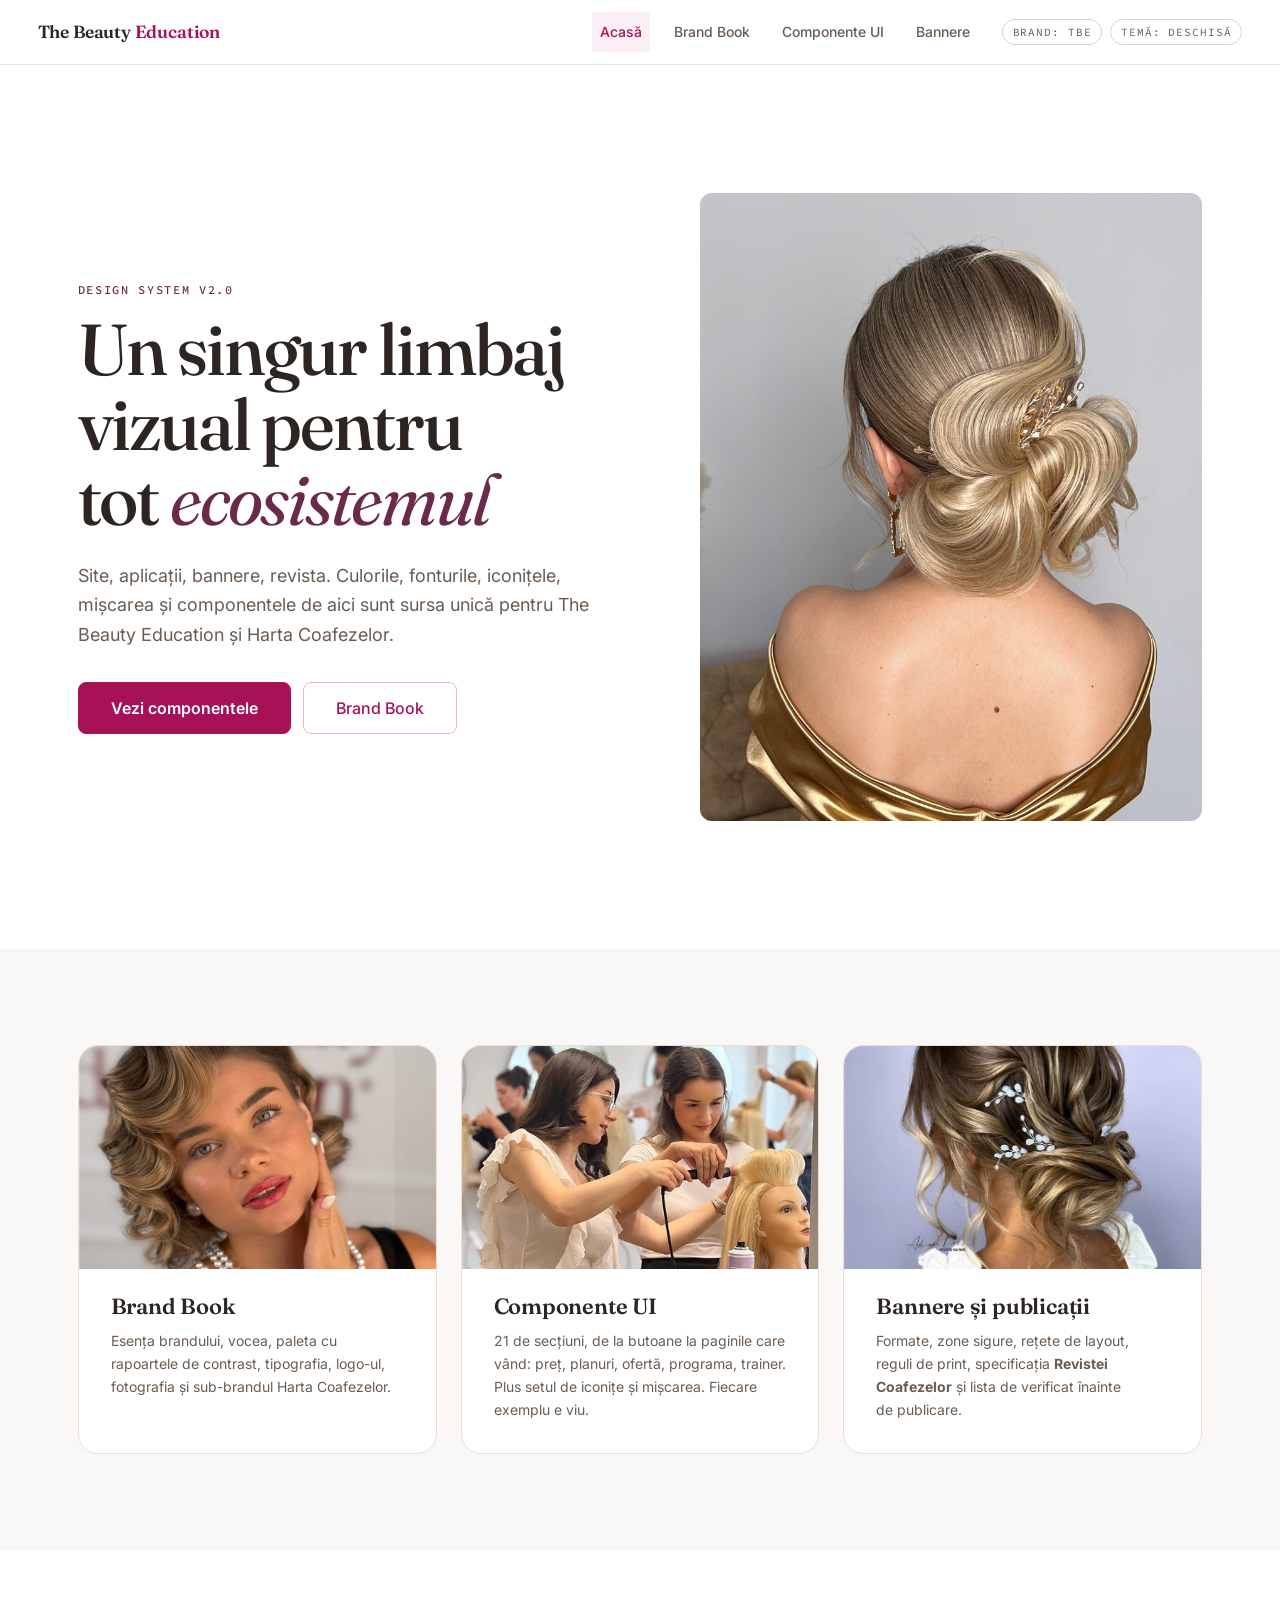
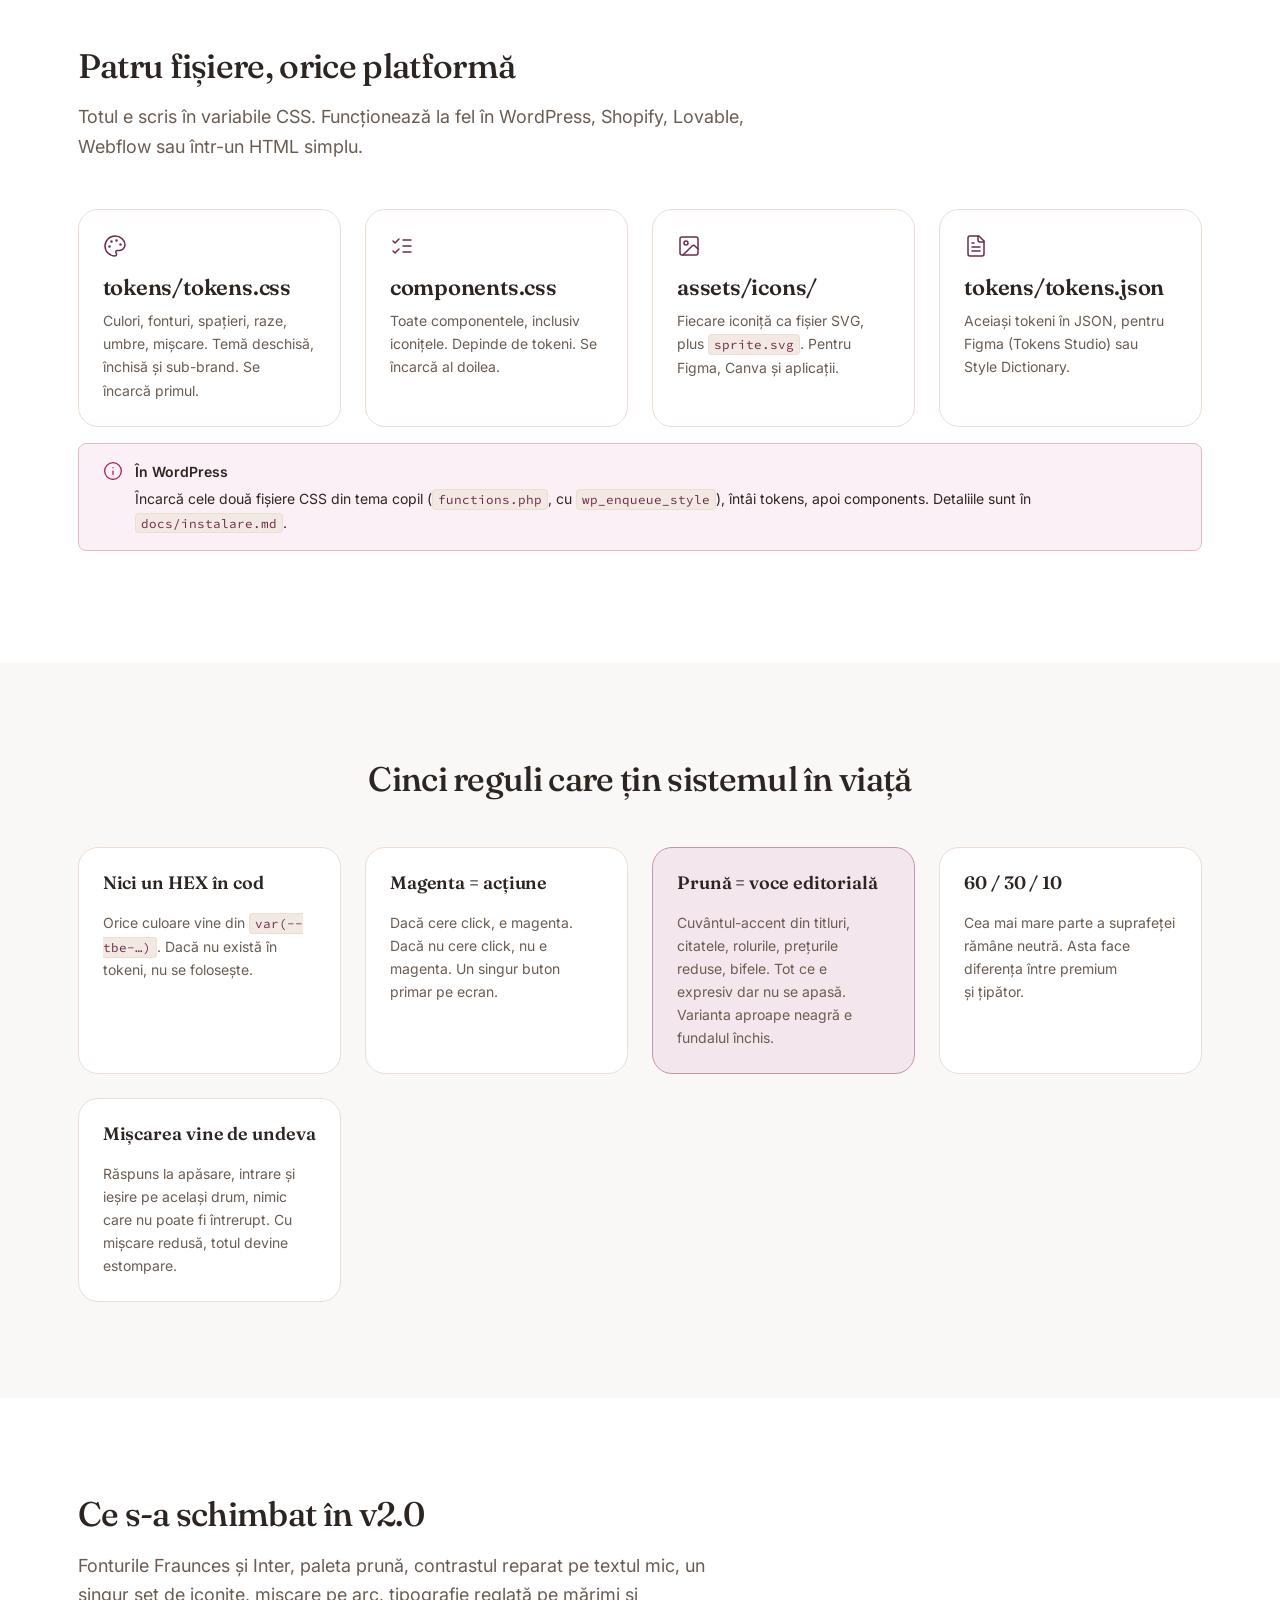
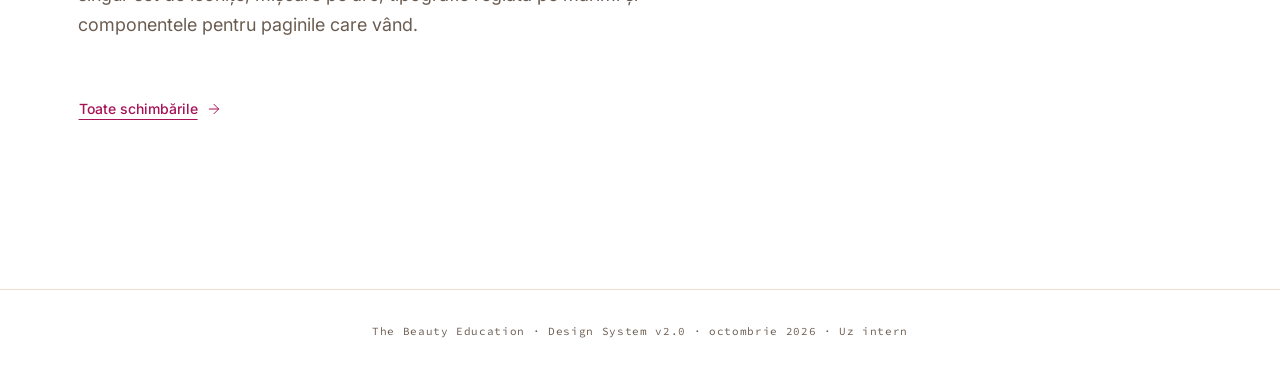
<file: index.html>
<!doctype html>
<html lang="ro" data-theme="light">
<head>
<meta charset="utf-8">
<meta name="viewport" content="width=device-width, initial-scale=1">
<title>Design System — The Beauty Education</title>
<link rel="stylesheet" href="tokens/tokens.css">
<link rel="stylesheet" href="components.css">
<link rel="stylesheet" href="site.css">
</head>
<body class="ds-shell">

<header class="ds-topbar">
  <div class="ds-topbar-inner">
    <a class="ds-logo" href="index.html">The Beauty <span>Education</span></a>
    <nav class="ds-topnav">
      <a href="index.html" aria-current="page">Acasă</a>
      <a href="brand-book.html">Brand Book</a>
      <a href="ui.html">Componente UI</a>
      <a href="bannere.html">Bannere</a>
    </nav>
    <div class="ds-controls">
      <button class="ds-toggle" id="brandToggle" type="button">Brand: TBE</button>
      <button class="ds-toggle" id="themeToggle" type="button">Temă</button>
    </div>
  </div>
</header>

<main>
  <section class="tbe-hero">
    <div class="tbe-container tbe-hero-split">
      <div>
        <span class="tbe-kicker">Design System v2.0</span>
        <h1 class="tbe-hero-title">Un singur limbaj vizual pentru tot <em>ecosistemul</em></h1>
        <p class="tbe-hero-sub">Site, aplicații, bannere, revista. Culorile, fonturile, iconițele, mișcarea și componentele de aici sunt sursa unică pentru The Beauty Education și Harta Coafezelor.</p>
        <div class="tbe-btn-group">
          <a class="tbe-btn is-primary is-lg" href="ui.html">Vezi componentele</a>
          <a class="tbe-btn is-secondary is-lg" href="brand-book.html">Brand Book</a>
        </div>
      </div>
      <div class="tbe-hero-media">
        <img src="assets/foto/coc-lateral-accesoriu.jpg" alt="Coc lateral cu accesoriu auriu, văzut din spate" style="object-position:50% 30%">
      </div>
    </div>
  </section>

  <section class="tbe-section is-alt">
    <div class="tbe-container">
      <div class="ds-hub">
        <a class="ds-hub-card" href="brand-book.html">
          <div class="ds-hub-media"><img src="assets/foto/valuri-retro.jpg" alt="" loading="lazy" style="object-position:50% 30%"></div>
          <h3 class="tbe-h3">Brand Book</h3>
          <p>Esența brandului, vocea, paleta cu rapoartele de contrast, tipografia, logo-ul, fotografia și sub-brandul Harta Coafezelor.</p>
        </a>
        <a class="ds-hub-card" href="ui.html">
          <div class="ds-hub-media"><img src="assets/foto/curs-fizic.jpg" alt="" loading="lazy" style="object-position:50% 40%"></div>
          <h3 class="tbe-h3">Componente UI</h3>
          <p>21 de secțiuni, de la butoane la paginile care vând: preț, planuri, ofertă, programa, trainer. Plus setul de iconițe și mișcarea. Fiecare exemplu e viu.</p>
        </a>
        <a class="ds-hub-card" href="bannere.html">
          <div class="ds-hub-media"><img src="assets/foto/coc-mireasa.jpg" alt="" loading="lazy" style="object-position:50% 35%"></div>
          <h3 class="tbe-h3">Bannere și publicații</h3>
          <p>Formate, zone sigure, rețete de layout, reguli de print, specificația <b>Revistei Coafezelor</b> și lista de verificat înainte de publicare.</p>
        </a>
      </div>
    </div>
  </section>

  <section class="tbe-section">
    <div class="tbe-container">
      <div class="tbe-section-head">
        <h2 class="tbe-h2">Patru fișiere, orice platformă</h2>
        <p class="tbe-lead">Totul e scris în variabile CSS. Funcționează la fel în WordPress, Shopify, Lovable, Webflow sau într-un HTML simplu.</p>
      </div>

      <div class="tbe-grid is-4">
        <div class="tbe-card ds-file">
          <span class="tbe-icon" data-icon="palette" aria-hidden="true"></span>
          <h3 class="tbe-card-title">tokens/tokens.css</h3>
          <p class="tbe-card-body tbe-mb-0">Culori, fonturi, spațieri, raze, umbre, mișcare. Temă deschisă, închisă și sub-brand. Se încarcă primul.</p>
        </div>
        <div class="tbe-card ds-file">
          <span class="tbe-icon" data-icon="list-checks" aria-hidden="true"></span>
          <h3 class="tbe-card-title">components.css</h3>
          <p class="tbe-card-body tbe-mb-0">Toate componentele, inclusiv iconițele. Depinde de tokeni. Se încarcă al doilea.</p>
        </div>
        <div class="tbe-card ds-file">
          <span class="tbe-icon" data-icon="image" aria-hidden="true"></span>
          <h3 class="tbe-card-title">assets/icons/</h3>
          <p class="tbe-card-body tbe-mb-0">Fiecare iconiță ca fișier SVG, plus <code>sprite.svg</code>. Pentru Figma, Canva și aplicații.</p>
        </div>
        <div class="tbe-card ds-file">
          <span class="tbe-icon" data-icon="file-text" aria-hidden="true"></span>
          <h3 class="tbe-card-title">tokens/tokens.json</h3>
          <p class="tbe-card-body tbe-mb-0">Aceiași tokeni în JSON, pentru Figma (Tokens Studio) sau Style Dictionary.</p>
        </div>
      </div>

      <div class="tbe-callout is-action">
        <span class="tbe-icon" data-icon="info" aria-hidden="true"></span>
        <div><strong>În WordPress</strong>
        Încarcă cele două fișiere CSS din tema copil (<code>functions.php</code>, cu <code>wp_enqueue_style</code>), întâi tokens, apoi components. Detaliile sunt în <code>docs/instalare.md</code>.</div>
      </div>
    </div>
  </section>

  <section class="tbe-section is-decor">
    <div class="tbe-container">
      <div class="tbe-section-head is-center">
        <h2 class="tbe-h2">Cinci reguli care țin sistemul în viață</h2>
      </div>
      <div class="tbe-grid">
        <div class="tbe-card">
          <h3 class="tbe-h4">Nici un HEX în cod</h3>
          <p class="tbe-small tbe-muted tbe-mb-0">Orice culoare vine din <code>var(--tbe-…)</code>. Dacă nu există în tokeni, nu se folosește.</p>
        </div>
        <div class="tbe-card">
          <h3 class="tbe-h4">Magenta = acțiune</h3>
          <p class="tbe-small tbe-muted tbe-mb-0">Dacă cere click, e magenta. Dacă nu cere click, nu e magenta. Un singur buton primar pe ecran.</p>
        </div>
        <div class="tbe-card is-editorial">
          <h3 class="tbe-h4">Prună = voce editorială</h3>
          <p class="tbe-small tbe-muted tbe-mb-0">Cuvântul-accent din titluri, citatele, rolurile, prețurile reduse, bifele. Tot ce e expresiv dar nu se apasă. Varianta aproape neagră e fundalul închis.</p>
        </div>
        <div class="tbe-card">
          <h3 class="tbe-h4">60 / 30 / 10</h3>
          <p class="tbe-small tbe-muted tbe-mb-0">Cea mai mare parte a suprafeței rămâne neutră. Asta face diferența între premium și țipător.</p>
        </div>
        <div class="tbe-card">
          <h3 class="tbe-h4">Mișcarea vine de undeva</h3>
          <p class="tbe-small tbe-muted tbe-mb-0">Răspuns la apăsare, intrare și ieșire pe același drum, nimic care nu poate fi întrerupt. Cu mișcare redusă, totul devine estompare.</p>
        </div>
      </div>
    </div>
  </section>

  <section class="tbe-section">
    <div class="tbe-container">
      <div class="tbe-section-head">
        <h2 class="tbe-h2">Ce s-a schimbat în v2.0</h2>
        <p class="tbe-lead">Fonturile Fraunces și Inter, paleta prună, contrastul reparat pe textul mic, un singur set de iconițe, mișcare pe arc, tipografie reglată pe mărimi și componentele pentru paginile care vând.</p>
      </div>
      <a class="tbe-btn is-link" href="https://github.com/thebeautyeducation/design-system/blob/main/docs/changelog.md">Toate schimbările <span class="tbe-icon" data-icon="arrow-right" aria-hidden="true"></span></a>
    </div>
  </section>

  <footer class="ds-footer">
    The Beauty Education · Design System v2.0 · octombrie 2026 · Uz intern
  </footer>
</main>

<script src="ds.js"></script>
</body>
</html>
</file>
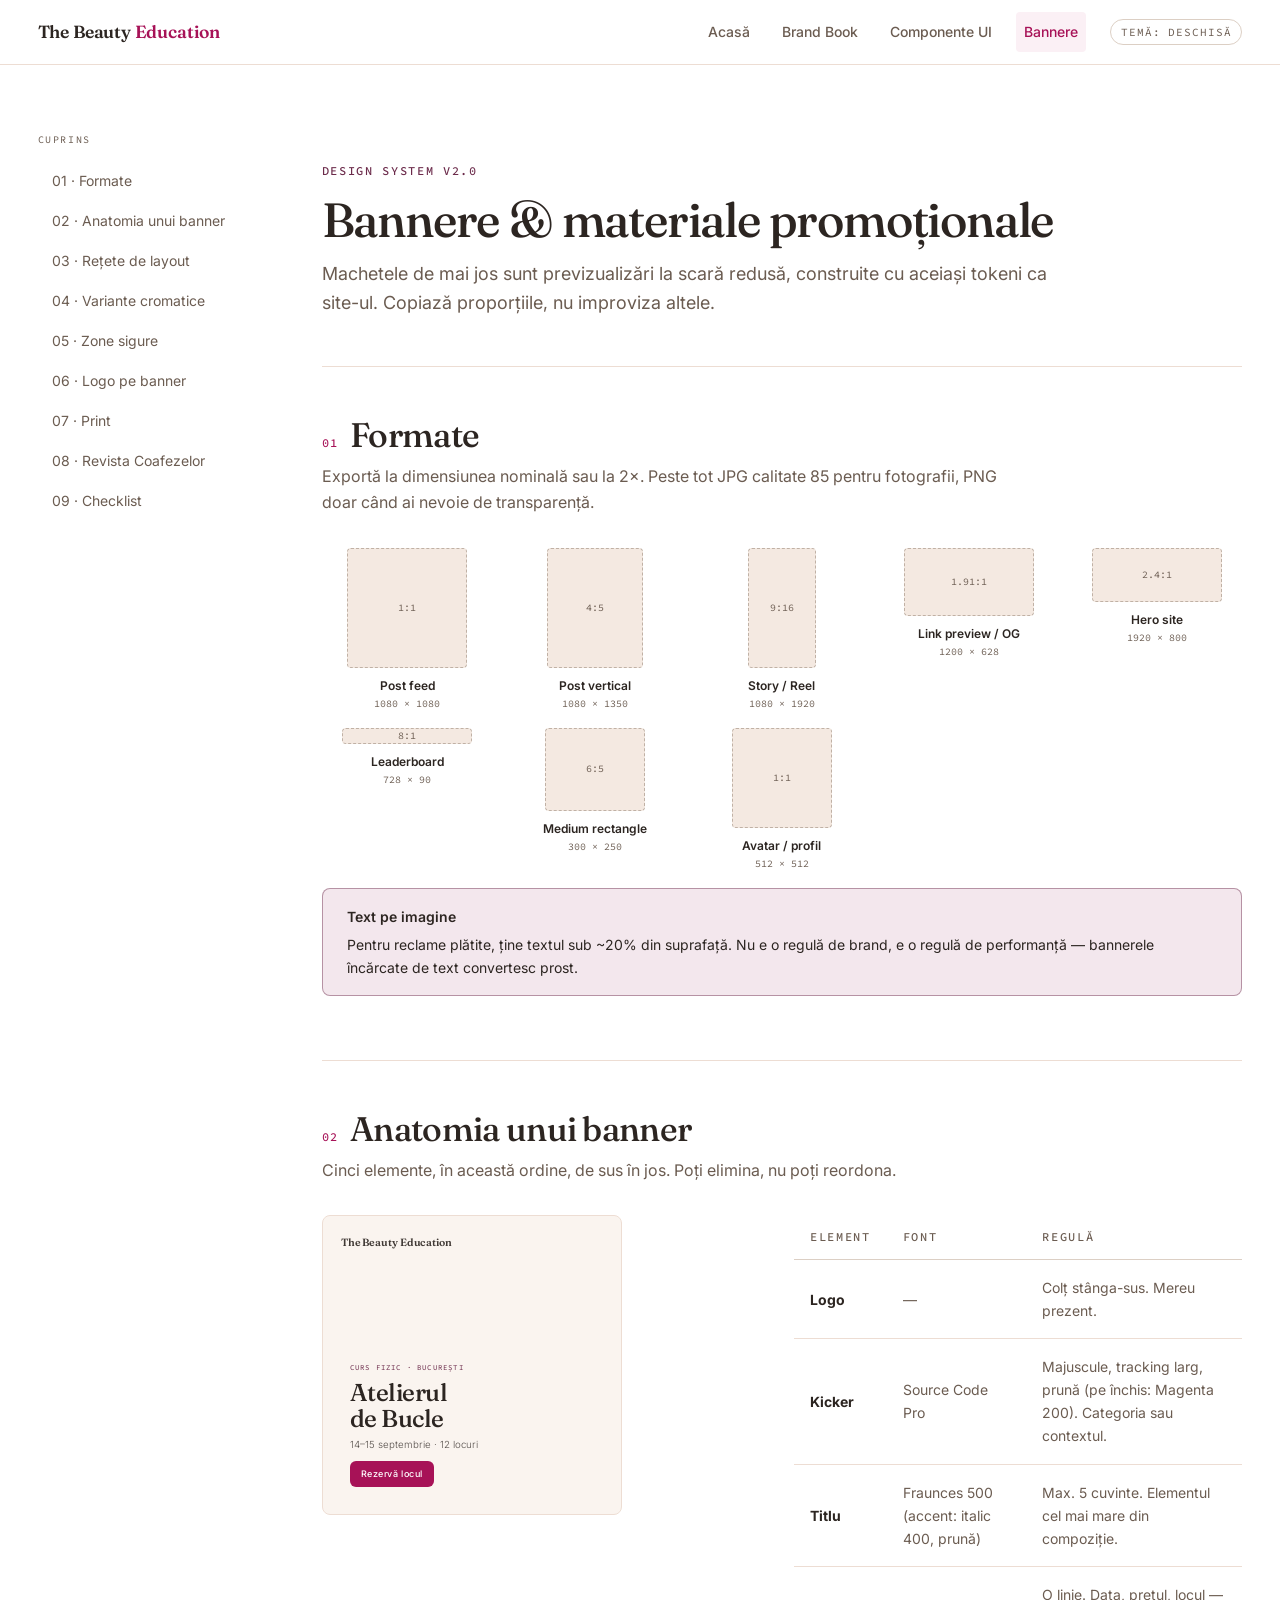
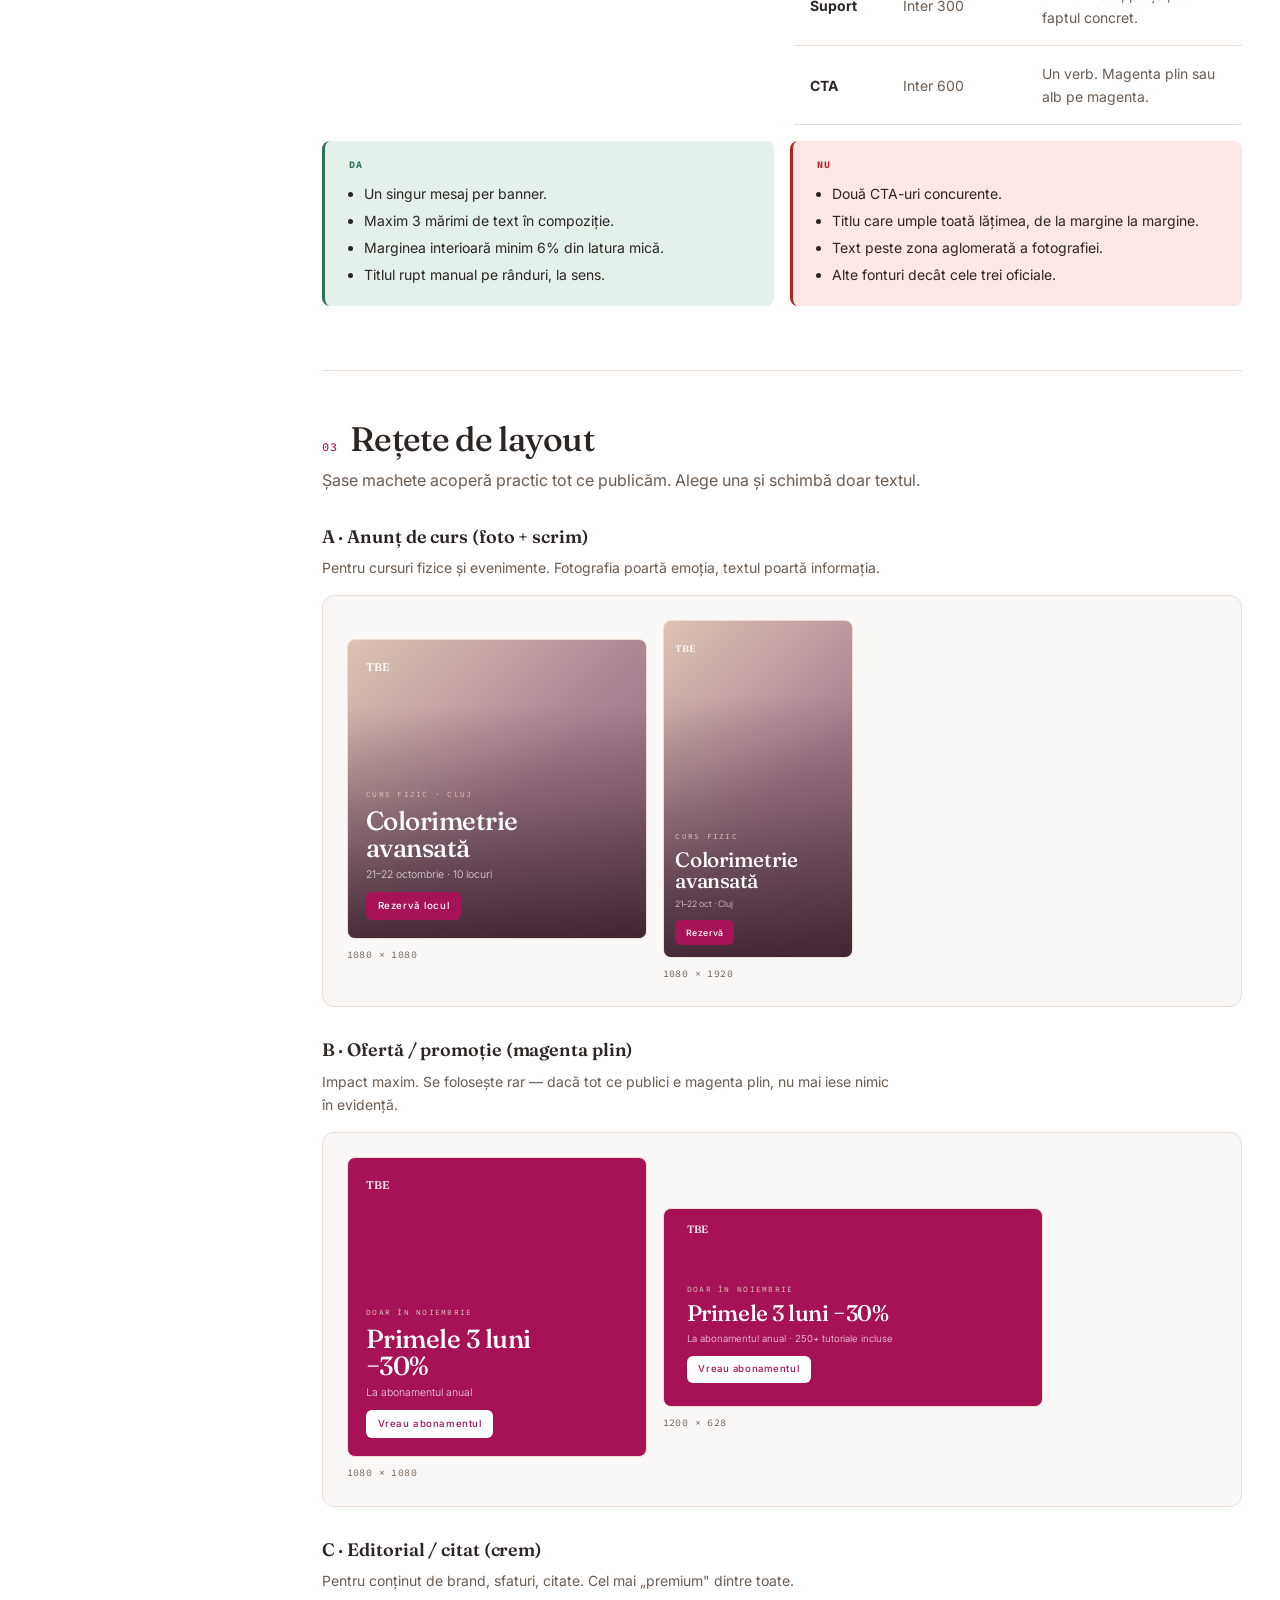
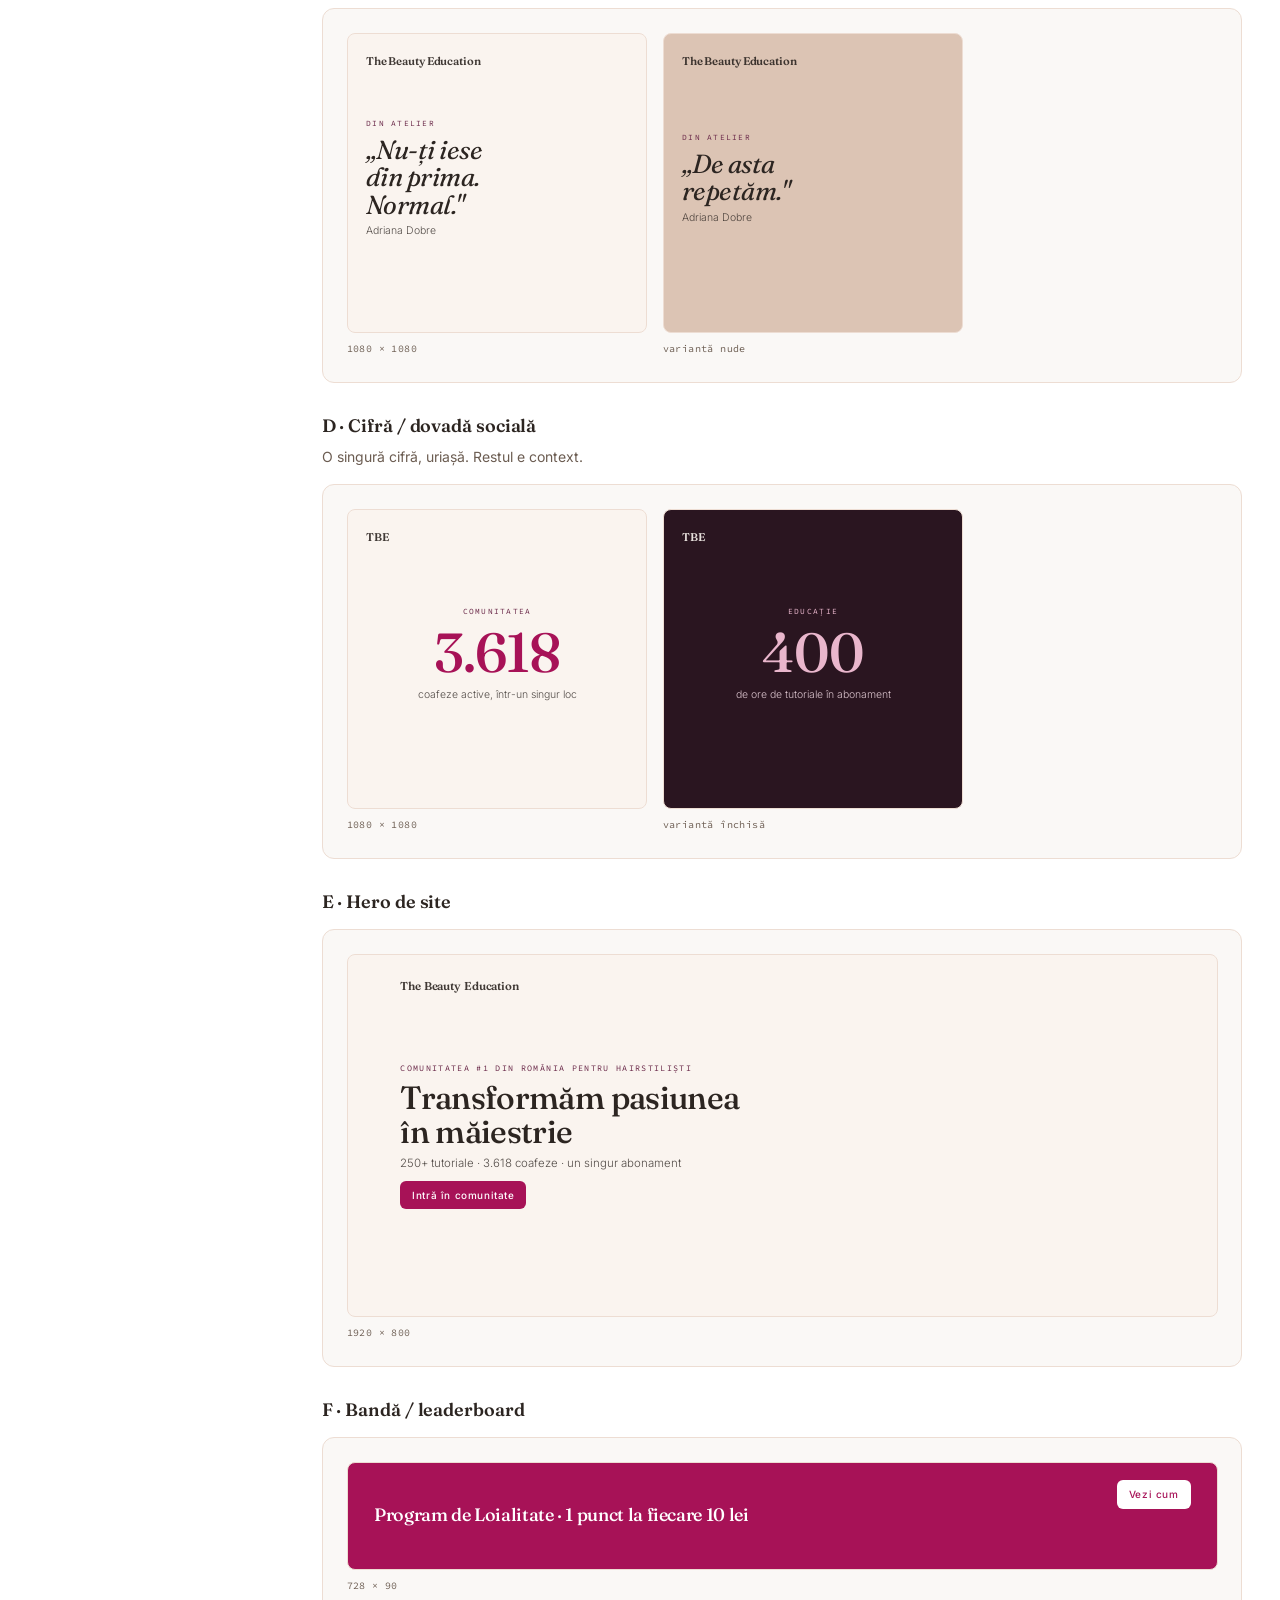
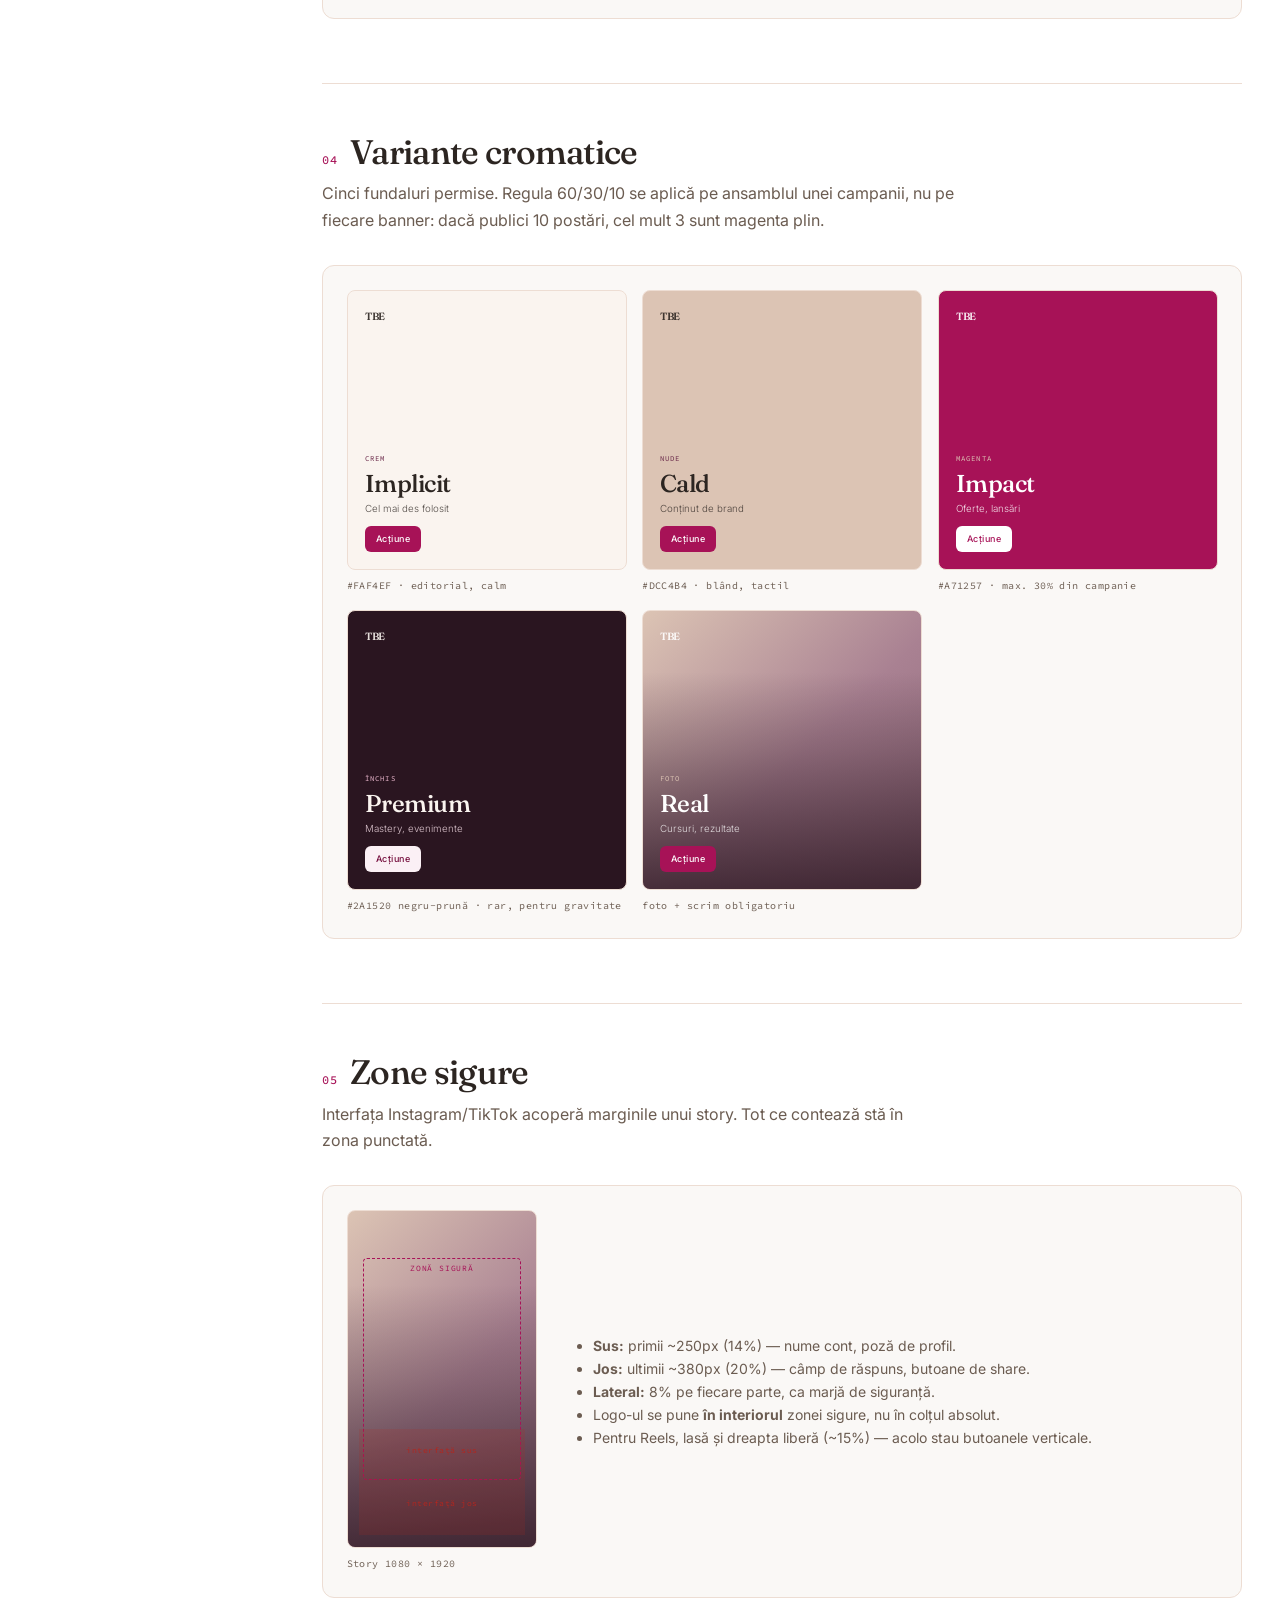
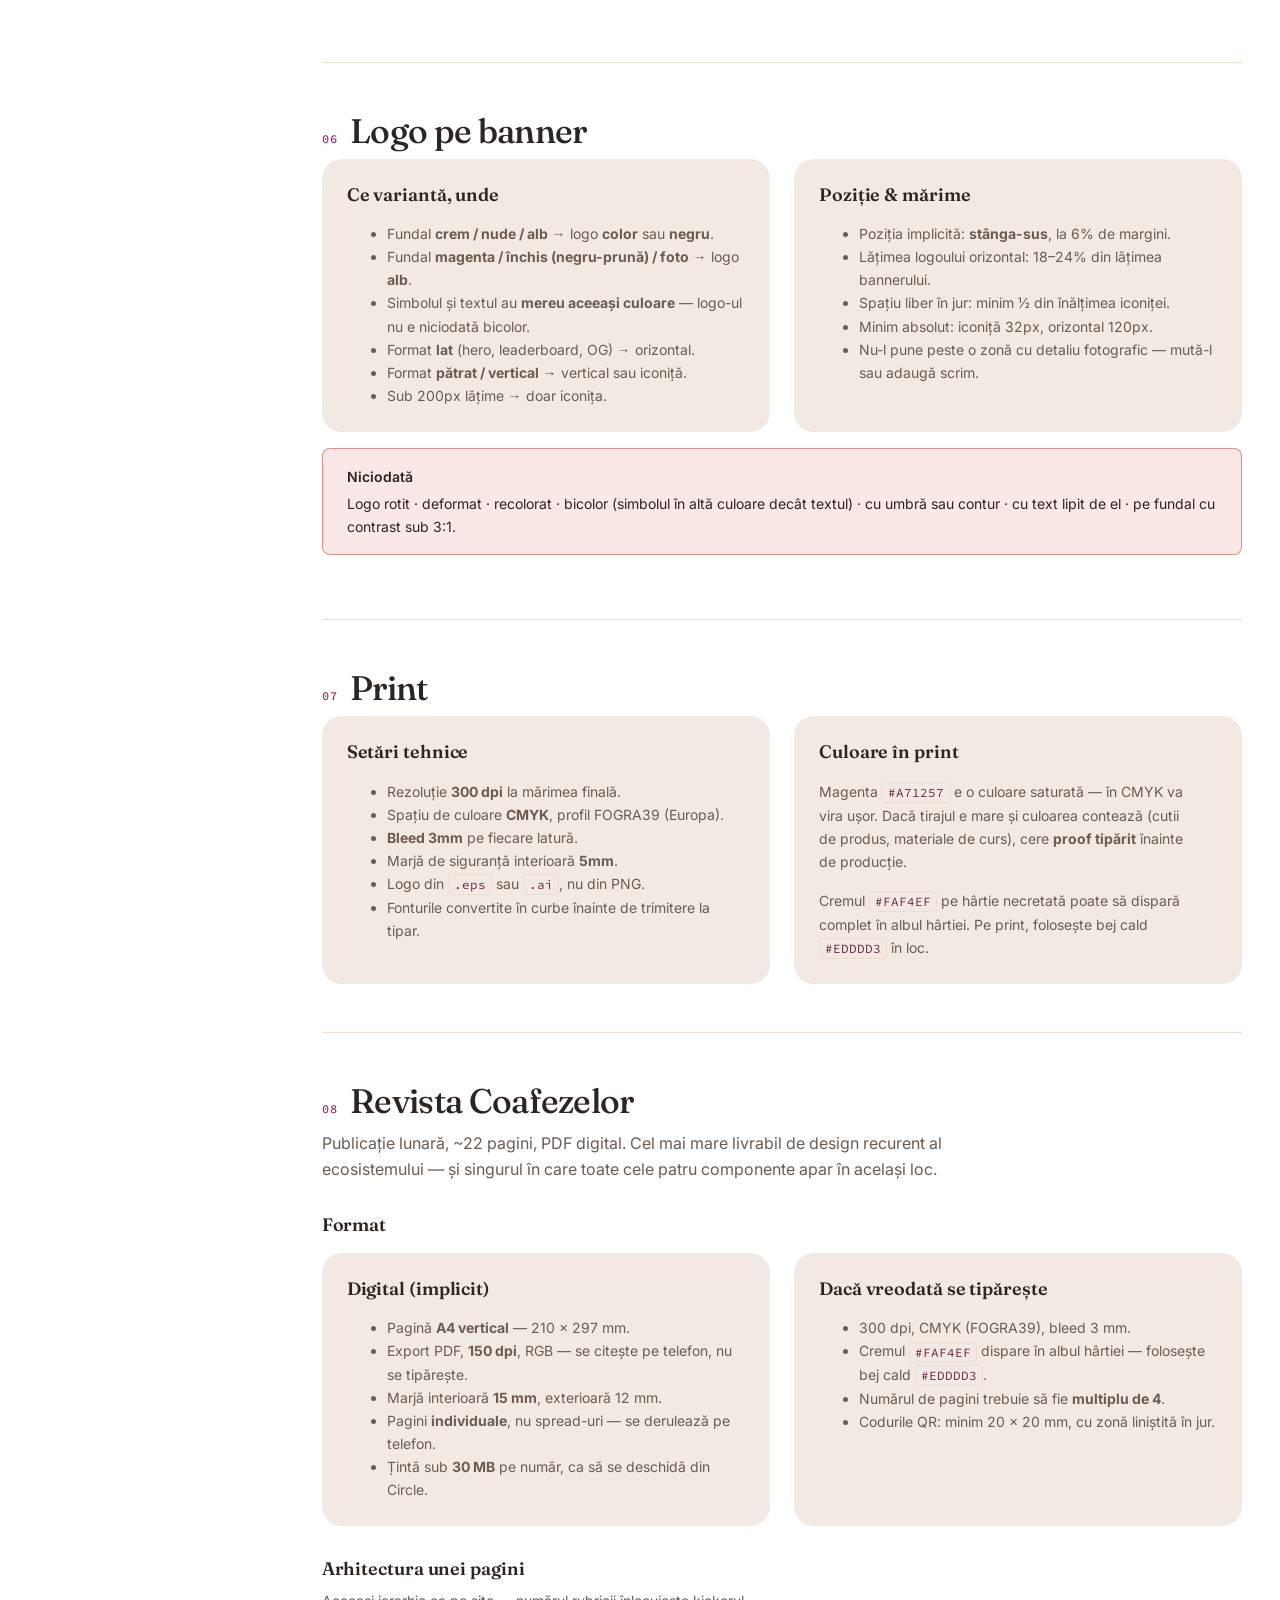
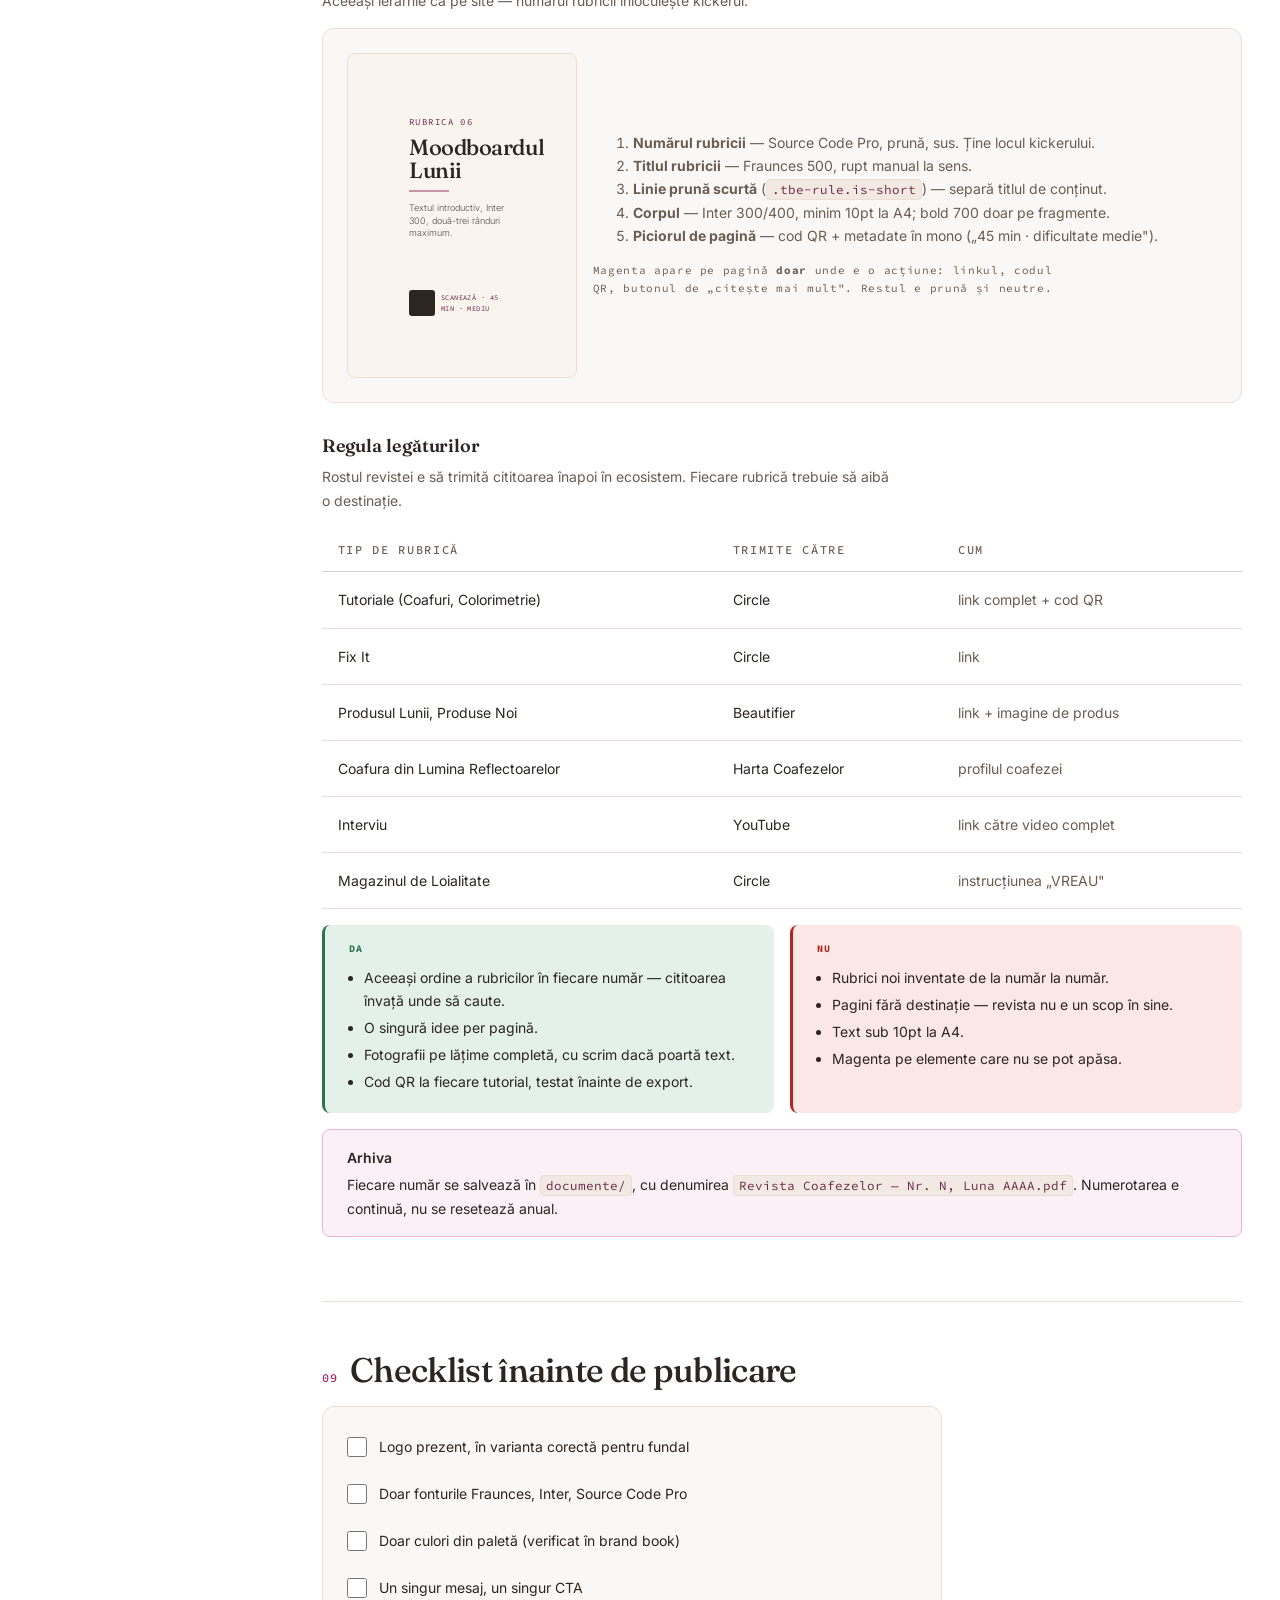
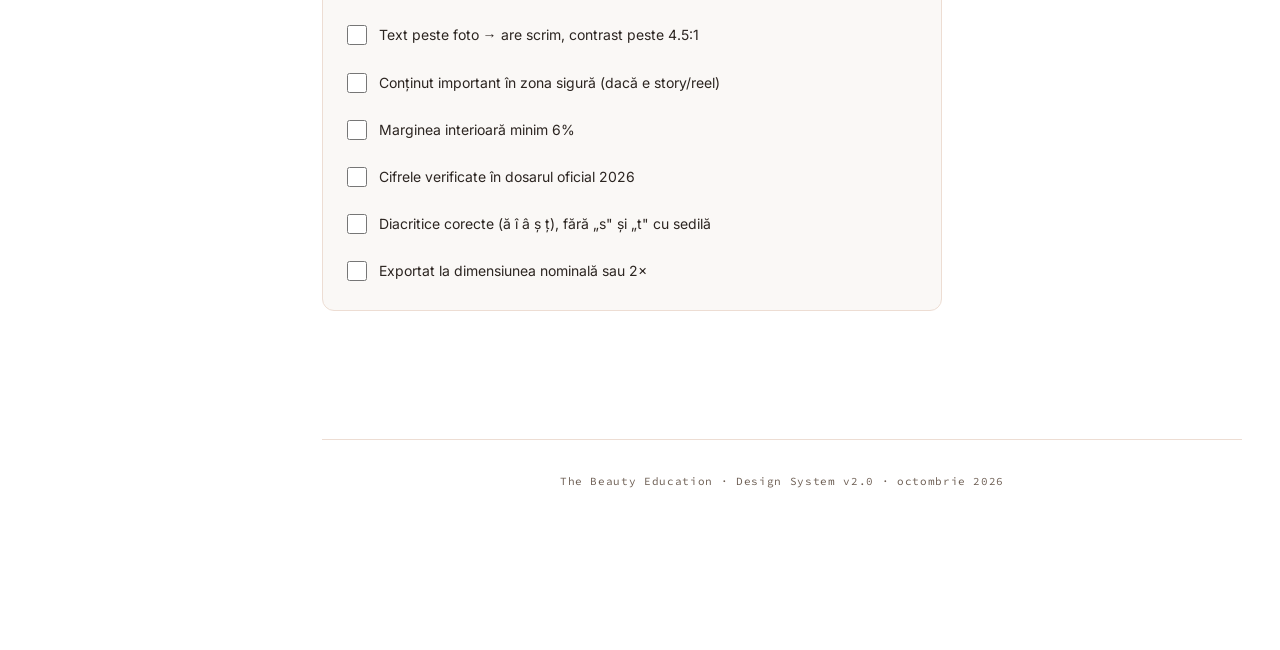
<file: bannere.html>
<!doctype html>
<html lang="ro" data-theme="light">
<head>
<meta charset="utf-8">
<meta name="viewport" content="width=device-width, initial-scale=1">
<title>Bannere &amp; materiale promoționale — The Beauty Education</title>
<link rel="stylesheet" href="tokens/tokens.css">
<link rel="stylesheet" href="components.css">
<link rel="stylesheet" href="site.css">
<style>
  /* Machete de banner — previzualizări la scară redusă */
  .bn {
    position: relative; overflow: hidden; border-radius: var(--r-sm);
    border: 1px solid var(--tbe-border-subtle); display: flex; flex-direction: column;
    justify-content: flex-end; padding: 6%; color: var(--c-neutral-900);
    background: var(--c-neutral-50);
    container-type: inline-size;   /* textul se scalează cu lățimea machetei — proporțiile rămân ca pe bannerul real */
    flex-shrink: 0;                /* altfel hero-ul și banda se turteau sub înălțimea dată de aspect-ratio */
  }
  /* Lățime fixă (nu dată de text): cu container-type, textul se scalează după machetă, nu invers. */
  .bn-sq   { aspect-ratio: 1/1;    width: 300px; max-width: 100%; }
  .bn-story{ aspect-ratio: 9/16;   width: 190px; max-width: 100%; }
  .bn-wide { aspect-ratio: 1200/628; width: 380px; max-width: 100%; }
  .bn-hero { aspect-ratio: 1920/800; width: 100%; }
  .bn-lead { aspect-ratio: 728/90;  width: 100%; }

  .bn .k { font-family: var(--font-mono); font-size: 9px; letter-spacing: 0.16em; text-transform: uppercase; margin-bottom: 6px; }
  .bn .t { font-family: var(--font-display); font-weight: 500; line-height: 1.05; letter-spacing: -0.02em; margin: 0 0 6px; color: inherit; }  /* titlul ia culoarea variantei, nu culoarea globală a titlurilor */
  .bn .s { font-family: var(--font-body); font-weight: 300; line-height: 1.4; margin: 0 0 10px; opacity: 0.8; }
  .bn .c { font-family: var(--font-body); font-weight: 500; letter-spacing: 0.06em;
           display: inline-block; padding: 0.6em 1.2em; border-radius: 6px; align-self: flex-start; }
  .bn .mark { position: absolute; top: 6%; left: 6%; font-family: var(--font-display); font-weight: 600; letter-spacing: -0.01em; opacity: 0.9; }

  /* Mărimile sunt cele de la lățimea maximă a machetei; sub ea scad proporțional (cqi = % din lățimea machetei),
     altfel Fraunces, mai lat decât fostul Cormorant, nu mai încăpea și titlul urca peste kicker și siglă. */
  .bn-sq  .t { font-size: min(30px, 10cqi); } .bn-sq  .s { font-size: min(12px, 4cqi); } .bn-sq  .c { font-size: min(11px, 3.7cqi); } .bn-sq .mark { font-size: min(13px, 4.3cqi); } .bn-sq .k { font-size: min(9px, 3cqi); }
  .bn-story .t { font-size: min(24px, 12.6cqi); } .bn-story .s { font-size: min(10px, 5.3cqi); } .bn-story .c { font-size: min(10px, 5.3cqi); } .bn-story .mark { font-size: min(11px, 5.8cqi); } .bn-story .k { font-size: min(9px, 4.7cqi); }
  .bn-wide .t { font-size: min(26px, 6.8cqi); } .bn-wide .s { font-size: min(11px, 2.9cqi); } .bn-wide .c { font-size: min(11px, 2.9cqi); } .bn-wide .mark { font-size: min(12px, 3.2cqi); } .bn-wide .k { font-size: min(9px, 2.4cqi); }
  .bn-hero .t { font-size: min(44px, 4.2cqi); } .bn-hero .s { font-size: min(15px, 1.5cqi); } .bn-hero .c { font-size: min(12px, 1.3cqi); } .bn-hero .mark { font-size: min(14px, 1.5cqi); } .bn-hero .k { font-size: min(10px, 1.1cqi); }
  .bn-lead { flex-direction: row; align-items: center; justify-content: space-between; padding: 2% 3%; }
  .bn-lead .t { font-size: min(18px, 2.4cqi); margin: 0; } .bn-lead .c { font-size: min(10px, 1.4cqi); }

  /* Variante cromatice */
  .bn.v-crem    { background: var(--c-neutral-50); }
  .bn.v-crem    .k { color: var(--c-pruna-700); } .bn.v-crem .c { background: var(--c-magenta-500); color: #fff; }
  .bn.v-magenta { background: var(--c-magenta-500); color: #fff; }
  .bn.v-magenta .k { color: var(--c-nude-200); } .bn.v-magenta .s { opacity: 0.85; } .bn.v-magenta .c { background: #fff; color: var(--c-magenta-500); }
  .bn.v-nude    { background: var(--c-nude-200); }
  .bn.v-nude    .k { color: var(--c-pruna-700); } .bn.v-nude .c { background: var(--c-magenta-500); color: #fff; }
  .bn.v-inchis  { background: var(--c-pruna-900); color: var(--c-neutral-50); }
  .bn.v-inchis  .k { color: var(--c-magenta-200); } .bn.v-inchis .s { color: var(--c-pruna-200); opacity: 1; } .bn.v-inchis .c { background: var(--c-magenta-50); color: var(--c-magenta-700); }
  .bn.v-foto    { background: linear-gradient(135deg, #DCC4B4, #A98192 55%, #8E6879); color: #fff; }
  .bn.v-foto::before { content:''; position:absolute; inset:0; background: linear-gradient(to top, rgba(42,21,32,.78) 0%, rgba(42,21,32,.25) 50%, rgba(42,21,32,0) 78%); }
  .bn.v-foto > *:not(.mark) { position: relative; z-index: 1; }
  .bn.v-foto > .mark { z-index: 1; }   /* sigla rămâne absolută, în colț — nu intră în flux peste kicker */
  .bn.v-foto .k { color: var(--c-nude-200); } .bn.v-foto .c { background: var(--c-magenta-500); color: #fff; }

  /* Zone sigure story */
  .bn-safe { position: relative; }
  .bn-safe::after {
    content: 'zonă sigură'; position: absolute; left: 8%; right: 8%; top: 14%; bottom: 20%;
    border: 1.5px dashed var(--c-magenta-500); border-radius: 4px;
    font-family: var(--font-mono); font-size: 8px; letter-spacing: .1em; text-transform: uppercase;
    color: var(--c-magenta-500); display: flex; align-items: flex-start; justify-content: center; padding-top: 3px;
  }
  .bn-zone { position: absolute; left: 0; right: 0; background: rgba(179,38,30,.16); font-family: var(--font-mono); font-size: 8px; color: var(--c-danger); display: flex; align-items: center; justify-content: center; letter-spacing: .06em; }

  .bn-cap { font-family: var(--font-mono); font-size: 10px; color: var(--tbe-text-muted); margin-top: var(--sp-2); letter-spacing: .04em; }
  .bn-wrap { display: flex; flex-direction: column; max-width: 100%; }
  .ds-demo.is-stack > .bn-wrap { width: 100%; }   /* lățime definită — altfel hero-ul și banda ieșeau din chenar */
</style>
</head>
<body class="ds-shell">

<header class="ds-topbar">
  <div class="ds-topbar-inner">
    <a class="ds-logo" href="index.html">The Beauty <span>Education</span></a>
    <nav class="ds-topnav">
      <a href="index.html">Acasă</a>
      <a href="brand-book.html">Brand Book</a>
      <a href="ui.html">Componente UI</a>
      <a href="bannere.html" aria-current="page">Bannere</a>
    </nav>
    <div class="ds-controls">
      <button class="ds-toggle" id="themeToggle" type="button">Temă</button>
    </div>
  </div>
</header>

<div class="ds-layout">

  <aside class="ds-toc">
    <p class="ds-toc-title">Cuprins</p>
    <ol>
      <li><a href="#formate">01 · Formate</a></li>
      <li><a href="#anatomie">02 · Anatomia unui banner</a></li>
      <li><a href="#retete">03 · Rețete de layout</a></li>
      <li><a href="#variante">04 · Variante cromatice</a></li>
      <li><a href="#safe">05 · Zone sigure</a></li>
      <li><a href="#logo">06 · Logo pe banner</a></li>
      <li><a href="#print">07 · Print</a></li>
      <li><a href="#revista">08 · Revista Coafezelor</a></li>
      <li><a href="#checklist">09 · Checklist</a></li>
    </ol>
  </aside>

  <main class="ds-main">

    <div class="ds-pagehead">
      <span class="tbe-kicker">Design System v2.0</span>
      <h1 class="tbe-h1">Bannere &amp; materiale promoționale</h1>
      <p class="tbe-lead">Machetele de mai jos sunt previzualizări la scară redusă, construite cu aceiași tokeni ca site-ul. Copiază proporțiile, nu improviza altele.</p>
    </div>

    <!-- 01 FORMATE -->
    <section class="ds-sec" id="formate">
      <h2 class="tbe-h2"><span class="ds-num">01</span> Formate</h2>
      <p class="ds-sec-intro">Exportă la dimensiunea nominală sau la 2×. Peste tot JPG calitate 85 pentru fotografii, PNG doar când ai nevoie de transparență.</p>

      <div class="ds-formats">
        <div class="ds-format"><div class="ds-format-box" style="width:120px;height:120px">1:1</div><div class="ds-format-name">Post feed</div><div class="ds-format-dim">1080 × 1080</div></div>
        <div class="ds-format"><div class="ds-format-box" style="width:96px;height:120px">4:5</div><div class="ds-format-name">Post vertical</div><div class="ds-format-dim">1080 × 1350</div></div>
        <div class="ds-format"><div class="ds-format-box" style="width:68px;height:120px">9:16</div><div class="ds-format-name">Story / Reel</div><div class="ds-format-dim">1080 × 1920</div></div>
        <div class="ds-format"><div class="ds-format-box" style="width:130px;height:68px">1.91:1</div><div class="ds-format-name">Link preview / OG</div><div class="ds-format-dim">1200 × 628</div></div>
        <div class="ds-format"><div class="ds-format-box" style="width:130px;height:54px">2.4:1</div><div class="ds-format-name">Hero site</div><div class="ds-format-dim">1920 × 800</div></div>
        <div class="ds-format"><div class="ds-format-box" style="width:130px;height:16px">8:1</div><div class="ds-format-name">Leaderboard</div><div class="ds-format-dim">728 × 90</div></div>
        <div class="ds-format"><div class="ds-format-box" style="width:100px;height:83px">6:5</div><div class="ds-format-name">Medium rectangle</div><div class="ds-format-dim">300 × 250</div></div>
        <div class="ds-format"><div class="ds-format-box" style="width:100px;height:100px">1:1</div><div class="ds-format-name">Avatar / profil</div><div class="ds-format-dim">512 × 512</div></div>
      </div>

      <div class="tbe-callout is-info">
        <div><strong>Text pe imagine</strong>Pentru reclame plătite, ține textul sub ~20% din suprafață. Nu e o regulă de brand, e o regulă de performanță — bannerele încărcate de text convertesc prost.</div>
      </div>
    </section>

    <!-- 02 ANATOMIE -->
    <section class="ds-sec" id="anatomie">
      <h2 class="tbe-h2"><span class="ds-num">02</span> Anatomia unui banner</h2>
      <p class="ds-sec-intro">Cinci elemente, în această ordine, de sus în jos. Poți elimina, nu poți reordona.</p>

      <div class="tbe-grid is-2">
        <div>
          <div class="bn bn-sq v-crem" style="max-width:340px">
            <span class="mark">The Beauty Education</span>
            <span class="k">Curs fizic · București</span>
            <h3 class="t">Atelierul<br>de Bucle</h3>
            <p class="s">14–15 septembrie · 12 locuri</p>
            <span class="c">Rezervă locul</span>
          </div>
        </div>
        <div>
          <table class="tbe-table">
            <thead><tr><th>Element</th><th>Font</th><th>Regulă</th></tr></thead>
            <tbody>
              <tr><td><b>Logo</b></td><td class="tbe-muted">—</td><td class="tbe-muted">Colț stânga-sus. Mereu prezent.</td></tr>
              <tr><td><b>Kicker</b></td><td class="tbe-muted">Source Code Pro</td><td class="tbe-muted">Majuscule, tracking larg, prună (pe închis: Magenta 200). Categoria sau contextul.</td></tr>
              <tr><td><b>Titlu</b></td><td class="tbe-muted">Fraunces 500 (accent: italic 400, prună)</td><td class="tbe-muted">Max. 5 cuvinte. Elementul cel mai mare din compoziție.</td></tr>
              <tr><td><b>Suport</b></td><td class="tbe-muted">Inter 300</td><td class="tbe-muted">O linie. Data, prețul, locul — faptul concret.</td></tr>
              <tr><td><b>CTA</b></td><td class="tbe-muted">Inter 600</td><td class="tbe-muted">Un verb. Magenta plin sau alb pe magenta.</td></tr>
            </tbody>
          </table>
        </div>
      </div>

      <div class="ds-dodont">
        <div class="ds-do"><b>Da</b><ul>
          <li>Un singur mesaj per banner.</li>
          <li>Maxim 3 mărimi de text în compoziție.</li>
          <li>Marginea interioară minim 6% din latura mică.</li>
          <li>Titlul rupt manual pe rânduri, la sens.</li>
        </ul></div>
        <div class="ds-dont"><b>Nu</b><ul>
          <li>Două CTA-uri concurente.</li>
          <li>Titlu care umple toată lățimea, de la margine la margine.</li>
          <li>Text peste zona aglomerată a fotografiei.</li>
          <li>Alte fonturi decât cele trei oficiale.</li>
        </ul></div>
      </div>
    </section>

    <!-- 03 REȚETE -->
    <section class="ds-sec" id="retete">
      <h2 class="tbe-h2"><span class="ds-num">03</span> Rețete de layout</h2>
      <p class="ds-sec-intro">Șase machete acoperă practic tot ce publicăm. Alege una și schimbă doar textul.</p>

      <div class="ds-sub"><h3 class="tbe-h4">A · Anunț de curs (foto + scrim)</h3><p>Pentru cursuri fizice și evenimente. Fotografia poartă emoția, textul poartă informația.</p></div>
      <div class="ds-demo">
        <div class="bn-wrap"><div class="bn bn-sq v-foto"><span class="mark">TBE</span><span class="k">Curs fizic · Cluj</span><h3 class="t">Colorimetrie<br>avansată</h3><p class="s">21–22 octombrie · 10 locuri</p><span class="c">Rezervă locul</span></div><span class="bn-cap">1080 × 1080</span></div>
        <div class="bn-wrap"><div class="bn bn-story v-foto"><span class="mark">TBE</span><span class="k">Curs fizic</span><h3 class="t">Colorimetrie<br>avansată</h3><p class="s">21–22 oct · Cluj</p><span class="c">Rezervă</span></div><span class="bn-cap">1080 × 1920</span></div>
      </div>

      <div class="ds-sub"><h3 class="tbe-h4">B · Ofertă / promoție (magenta plin)</h3><p>Impact maxim. Se folosește rar — dacă tot ce publici e magenta plin, nu mai iese nimic în evidență.</p></div>
      <div class="ds-demo">
        <div class="bn-wrap"><div class="bn bn-sq v-magenta"><span class="mark">TBE</span><span class="k">Doar în noiembrie</span><h3 class="t">Primele 3 luni<br>−30%</h3><p class="s">La abonamentul anual</p><span class="c">Vreau abonamentul</span></div><span class="bn-cap">1080 × 1080</span></div>
        <div class="bn-wrap"><div class="bn bn-wide v-magenta"><span class="mark">TBE</span><span class="k">Doar în noiembrie</span><h3 class="t">Primele 3 luni −30%</h3><p class="s">La abonamentul anual · 250+ tutoriale incluse</p><span class="c">Vreau abonamentul</span></div><span class="bn-cap">1200 × 628</span></div>
      </div>

      <div class="ds-sub"><h3 class="tbe-h4">C · Editorial / citat (crem)</h3><p>Pentru conținut de brand, sfaturi, citate. Cel mai „premium" dintre toate.</p></div>
      <div class="ds-demo">
        <div class="bn-wrap"><div class="bn bn-sq v-crem" style="justify-content:center"><span class="mark">The Beauty Education</span><span class="k">Din atelier</span><h3 class="t" style="font-style:italic;font-weight:400">„Nu-ți iese<br>din prima.<br>Normal."</h3><p class="s">Adriana Dobre</p></div><span class="bn-cap">1080 × 1080</span></div>
        <div class="bn-wrap"><div class="bn bn-sq v-nude" style="justify-content:center"><span class="mark">The Beauty Education</span><span class="k">Din atelier</span><h3 class="t" style="font-style:italic;font-weight:400">„De asta<br>repetăm."</h3><p class="s">Adriana Dobre</p></div><span class="bn-cap">variantă nude</span></div>
      </div>

      <div class="ds-sub"><h3 class="tbe-h4">D · Cifră / dovadă socială</h3><p>O singură cifră, uriașă. Restul e context.</p></div>
      <div class="ds-demo">
        <div class="bn-wrap"><div class="bn bn-sq v-crem" style="justify-content:center;text-align:center;align-items:center"><span class="mark">TBE</span><span class="k">Comunitatea</span><h3 class="t" style="font-size:min(64px, 21cqi);color:var(--c-magenta-500)">3.618</h3><p class="s">coafeze active, într-un singur loc</p></div><span class="bn-cap">1080 × 1080</span></div>
        <div class="bn-wrap"><div class="bn bn-sq v-inchis" style="justify-content:center;text-align:center;align-items:center"><span class="mark">TBE</span><span class="k">Educație</span><h3 class="t" style="font-size:min(64px, 21cqi);color:var(--c-magenta-200)">400</h3><p class="s">de ore de tutoriale în abonament</p></div><span class="bn-cap">variantă închisă</span></div>
      </div>

      <div class="ds-sub"><h3 class="tbe-h4">E · Hero de site</h3></div>
      <div class="ds-demo is-stack">
        <div class="bn-wrap"><div class="bn bn-hero v-crem" style="justify-content:center"><span class="mark">The Beauty Education</span><span class="k">Comunitatea #1 din România pentru hairstiliști</span><h3 class="t">Transformăm pasiunea<br>în măiestrie</h3><p class="s">250+ tutoriale · 3.618 coafeze · un singur abonament</p><span class="c">Intră în comunitate</span></div><span class="bn-cap">1920 × 800</span></div>
      </div>

      <div class="ds-sub"><h3 class="tbe-h4">F · Bandă / leaderboard</h3></div>
      <div class="ds-demo is-stack">
        <div class="bn-wrap"><div class="bn bn-lead v-magenta"><h3 class="t">Program de Loialitate · 1 punct la fiecare 10 lei</h3><span class="c">Vezi cum</span></div><span class="bn-cap">728 × 90</span></div>
      </div>
    </section>

    <!-- 04 VARIANTE -->
    <section class="ds-sec" id="variante">
      <h2 class="tbe-h2"><span class="ds-num">04</span> Variante cromatice</h2>
      <p class="ds-sec-intro">Cinci fundaluri permise. Regula 60/30/10 se aplică pe ansamblul unei campanii, nu pe fiecare banner: dacă publici 10 postări, cel mult 3 sunt magenta plin.</p>
      <div class="ds-demo is-grid">
        <div class="bn-wrap"><div class="bn bn-sq v-crem"><span class="mark">TBE</span><span class="k">Crem</span><h3 class="t">Implicit</h3><p class="s">Cel mai des folosit</p><span class="c">Acțiune</span></div><span class="bn-cap">#FAF4EF · editorial, calm</span></div>
        <div class="bn-wrap"><div class="bn bn-sq v-nude"><span class="mark">TBE</span><span class="k">Nude</span><h3 class="t">Cald</h3><p class="s">Conținut de brand</p><span class="c">Acțiune</span></div><span class="bn-cap">#DCC4B4 · blând, tactil</span></div>
        <div class="bn-wrap"><div class="bn bn-sq v-magenta"><span class="mark">TBE</span><span class="k">Magenta</span><h3 class="t">Impact</h3><p class="s">Oferte, lansări</p><span class="c">Acțiune</span></div><span class="bn-cap">#A71257 · max. 30% din campanie</span></div>
        <div class="bn-wrap"><div class="bn bn-sq v-inchis"><span class="mark">TBE</span><span class="k">Închis</span><h3 class="t">Premium</h3><p class="s">Mastery, evenimente</p><span class="c">Acțiune</span></div><span class="bn-cap">#2A1520 negru-prună · rar, pentru gravitate</span></div>
        <div class="bn-wrap"><div class="bn bn-sq v-foto"><span class="mark">TBE</span><span class="k">Foto</span><h3 class="t">Real</h3><p class="s">Cursuri, rezultate</p><span class="c">Acțiune</span></div><span class="bn-cap">foto + scrim obligatoriu</span></div>
      </div>
    </section>

    <!-- 05 SAFE ZONES -->
    <section class="ds-sec" id="safe">
      <h2 class="tbe-h2"><span class="ds-num">05</span> Zone sigure</h2>
      <p class="ds-sec-intro">Interfața Instagram/TikTok acoperă marginile unui story. Tot ce contează stă în zona punctată.</p>

      <div class="ds-demo">
        <div class="bn-wrap">
          <div class="bn bn-story v-foto bn-safe" style="max-width:220px">
            <div class="bn-zone" style="top:0;height:14%">interfață sus</div>
            <div class="bn-zone" style="bottom:0;height:20%">interfață jos</div>
          </div>
          <span class="bn-cap">Story 1080 × 1920</span>
        </div>
        <div style="flex:1;min-width:240px">
          <ul class="tbe-small tbe-muted">
            <li><b>Sus:</b> primii ~250px (14%) — nume cont, poză de profil.</li>
            <li><b>Jos:</b> ultimii ~380px (20%) — câmp de răspuns, butoane de share.</li>
            <li><b>Lateral:</b> 8% pe fiecare parte, ca marjă de siguranță.</li>
            <li>Logo-ul se pune <b>în interiorul</b> zonei sigure, nu în colțul absolut.</li>
            <li>Pentru Reels, lasă și dreapta liberă (~15%) — acolo stau butoanele verticale.</li>
          </ul>
        </div>
      </div>
    </section>

    <!-- 06 LOGO -->
    <section class="ds-sec" id="logo">
      <h2 class="tbe-h2"><span class="ds-num">06</span> Logo pe banner</h2>
      <div class="tbe-grid is-2">
        <div class="tbe-card is-flat">
          <h3 class="tbe-h4">Ce variantă, unde</h3>
          <ul class="tbe-small tbe-muted tbe-mb-0">
            <li>Fundal <b>crem / nude / alb</b> → logo <b>color</b> sau <b>negru</b>.</li>
            <li>Fundal <b>magenta / închis (negru-prună) / foto</b> → logo <b>alb</b>.</li>
            <li>Simbolul și textul au <b>mereu aceeași culoare</b> — logo-ul nu e niciodată bicolor.</li>
            <li>Format <b>lat</b> (hero, leaderboard, OG) → orizontal.</li>
            <li>Format <b>pătrat / vertical</b> → vertical sau iconiță.</li>
            <li>Sub 200px lățime → doar iconița.</li>
          </ul>
        </div>
        <div class="tbe-card is-flat">
          <h3 class="tbe-h4">Poziție &amp; mărime</h3>
          <ul class="tbe-small tbe-muted tbe-mb-0">
            <li>Poziția implicită: <b>stânga-sus</b>, la 6% de margini.</li>
            <li>Lățimea logoului orizontal: 18–24% din lățimea bannerului.</li>
            <li>Spațiu liber în jur: minim ½ din înălțimea iconiței.</li>
            <li>Minim absolut: iconiță 32px, orizontal 120px.</li>
            <li>Nu-l pune peste o zonă cu detaliu fotografic — mută-l sau adaugă scrim.</li>
          </ul>
        </div>
      </div>
      <div class="tbe-callout is-danger">
        <div><strong>Niciodată</strong>Logo rotit · deformat · recolorat · bicolor (simbolul în altă culoare decât textul) · cu umbră sau contur · cu text lipit de el · pe fundal cu contrast sub 3:1.</div>
      </div>
    </section>

    <!-- 07 PRINT -->
    <section class="ds-sec" id="print">
      <h2 class="tbe-h2"><span class="ds-num">07</span> Print</h2>
      <div class="tbe-grid is-2">
        <div class="tbe-card is-flat">
          <h3 class="tbe-h4">Setări tehnice</h3>
          <ul class="tbe-small tbe-muted tbe-mb-0">
            <li>Rezoluție <b>300 dpi</b> la mărimea finală.</li>
            <li>Spațiu de culoare <b>CMYK</b>, profil FOGRA39 (Europa).</li>
            <li><b>Bleed 3mm</b> pe fiecare latură.</li>
            <li>Marjă de siguranță interioară <b>5mm</b>.</li>
            <li>Logo din <code>.eps</code> sau <code>.ai</code>, nu din PNG.</li>
            <li>Fonturile convertite în curbe înainte de trimitere la tipar.</li>
          </ul>
        </div>
        <div class="tbe-card is-flat">
          <h3 class="tbe-h4">Culoare în print</h3>
          <p class="tbe-small tbe-muted">Magenta <code>#A71257</code> e o culoare saturată — în CMYK va vira ușor. Dacă tirajul e mare și culoarea contează (cutii de produs, materiale de curs), cere <b>proof tipărit</b> înainte de producție.</p>
          <p class="tbe-small tbe-muted tbe-mb-0">Cremul <code>#FAF4EF</code> pe hârtie necretată poate să dispară complet în albul hârtiei. Pe print, folosește bej cald <code>#EDDDD3</code> în loc.</p>
        </div>
      </div>
    </section>

    <!-- 08 REVISTA -->
    <section class="ds-sec" id="revista">
      <h2 class="tbe-h2"><span class="ds-num">08</span> Revista Coafezelor</h2>
      <p class="ds-sec-intro">Publicație lunară, ~22 pagini, PDF digital. Cel mai mare livrabil de design recurent al ecosistemului — și singurul în care toate cele patru componente apar în același loc.</p>

      <div class="ds-sub"><h3 class="tbe-h4">Format</h3></div>
      <div class="tbe-grid is-2">
        <div class="tbe-card is-flat">
          <h4 class="tbe-h4">Digital (implicit)</h4>
          <ul class="tbe-small tbe-muted tbe-mb-0">
            <li>Pagină <b>A4 vertical</b> — 210 × 297 mm.</li>
            <li>Export PDF, <b>150 dpi</b>, RGB — se citește pe telefon, nu se tipărește.</li>
            <li>Marjă interioară <b>15 mm</b>, exterioară 12 mm.</li>
            <li>Pagini <b>individuale</b>, nu spread-uri — se derulează pe telefon.</li>
            <li>Țintă sub <b>30 MB</b> pe număr, ca să se deschidă din Circle.</li>
          </ul>
        </div>
        <div class="tbe-card is-flat">
          <h4 class="tbe-h4">Dacă vreodată se tipărește</h4>
          <ul class="tbe-small tbe-muted tbe-mb-0">
            <li>300 dpi, CMYK (FOGRA39), bleed 3 mm.</li>
            <li>Cremul <code>#FAF4EF</code> dispare în albul hârtiei — folosește bej cald <code>#EDDDD3</code>.</li>
            <li>Numărul de pagini trebuie să fie <b>multiplu de 4</b>.</li>
            <li>Codurile QR: minim 20 × 20 mm, cu zonă liniștită în jur.</li>
          </ul>
        </div>
      </div>

      <div class="ds-sub"><h3 class="tbe-h4">Arhitectura unei pagini</h3><p>Aceeași ierarhie ca pe site — numărul rubricii înlocuiește kickerul.</p></div>
      <div class="ds-demo">
        <div class="bn bn-wrap" style="width:100%;max-width:230px;aspect-ratio:210/297;background:var(--c-neutral-50);padding:7%;justify-content:flex-start;color:var(--c-neutral-900)">
          <span class="k" style="color:var(--c-pruna-700)">Rubrica 06</span>
          <h3 class="t" style="font-size:22px;margin-bottom:8px">Moodboardul<br>Lunii</h3>
          <hr style="border:0;height:2px;width:40px;background:var(--c-pruna-300);margin:0 0 10px">
          <p class="s" style="font-size:9px;margin-bottom:auto">Textul introductiv, Inter 300, două-trei rânduri maximum.</p>
          <div style="display:flex;align-items:center;gap:6px;margin-top:10px">
            <div style="width:26px;height:26px;background:var(--c-neutral-900);border-radius:3px;flex:none"></div>
            <span style="font-family:var(--font-mono);font-size:7px;color:var(--c-pruna-700);letter-spacing:.06em">SCANEAZĂ · 45 MIN · MEDIU</span>
          </div>
        </div>
        <div style="flex:1;min-width:250px">
          <ol class="tbe-small tbe-muted">
            <li><b>Numărul rubricii</b> — Source Code Pro, prună, sus. Ține locul kickerului.</li>
            <li><b>Titlul rubricii</b> — Fraunces 500, rupt manual la sens.</li>
            <li><b>Linie prună scurtă</b> (<code>.tbe-rule.is-short</code>) — separă titlul de conținut.</li>
            <li><b>Corpul</b> — Inter 300/400, minim 10pt la A4; bold 700 doar pe fragmente.</li>
            <li><b>Piciorul de pagină</b> — cod QR + metadate în mono („45 min · dificultate medie").</li>
          </ol>
          <p class="ds-note">Magenta apare pe pagină <b>doar</b> unde e o acțiune: linkul, codul QR, butonul de „citește mai mult". Restul e prună și neutre.</p>
        </div>
      </div>

      <div class="ds-sub"><h3 class="tbe-h4">Regula legăturilor</h3><p>Rostul revistei e să trimită cititoarea înapoi în ecosistem. Fiecare rubrică trebuie să aibă o destinație.</p></div>
      <table class="tbe-table">
        <thead><tr><th>Tip de rubrică</th><th>Trimite către</th><th>Cum</th></tr></thead>
        <tbody>
          <tr><td>Tutoriale (Coafuri, Colorimetrie)</td><td>Circle</td><td class="tbe-muted">link complet + cod QR</td></tr>
          <tr><td>Fix It</td><td>Circle</td><td class="tbe-muted">link</td></tr>
          <tr><td>Produsul Lunii, Produse Noi</td><td>Beautifier</td><td class="tbe-muted">link + imagine de produs</td></tr>
          <tr><td>Coafura din Lumina Reflectoarelor</td><td>Harta Coafezelor</td><td class="tbe-muted">profilul coafezei</td></tr>
          <tr><td>Interviu</td><td>YouTube</td><td class="tbe-muted">link către video complet</td></tr>
          <tr><td>Magazinul de Loialitate</td><td>Circle</td><td class="tbe-muted">instrucțiunea „VREAU"</td></tr>
        </tbody>
      </table>

      <div class="ds-dodont">
        <div class="ds-do"><b>Da</b><ul>
          <li>Aceeași ordine a rubricilor în fiecare număr — cititoarea învață unde să caute.</li>
          <li>O singură idee per pagină.</li>
          <li>Fotografii pe lățime completă, cu scrim dacă poartă text.</li>
          <li>Cod QR la fiecare tutorial, testat înainte de export.</li>
        </ul></div>
        <div class="ds-dont"><b>Nu</b><ul>
          <li>Rubrici noi inventate de la număr la număr.</li>
          <li>Pagini fără destinație — revista nu e un scop în sine.</li>
          <li>Text sub 10pt la A4.</li>
          <li>Magenta pe elemente care nu se pot apăsa.</li>
        </ul></div>
      </div>

      <div class="tbe-callout is-action">
        <div><strong>Arhiva</strong>Fiecare număr se salvează în <code>documente/</code>, cu denumirea <code>Revista Coafezelor — Nr. N, Luna AAAA.pdf</code>. Numerotarea e continuă, nu se resetează anual.</div>
      </div>
    </section>

    <!-- 09 CHECKLIST -->
    <section class="ds-sec" id="checklist">
      <h2 class="tbe-h2"><span class="ds-num">09</span> Checklist înainte de publicare</h2>
      <div class="ds-demo is-stack" style="max-width:620px">
        <label class="tbe-check"><input type="checkbox"> Logo prezent, în varianta corectă pentru fundal</label>
        <label class="tbe-check"><input type="checkbox"> Doar fonturile Fraunces, Inter, Source Code Pro</label>
        <label class="tbe-check"><input type="checkbox"> Doar culori din paletă (verificat în brand book)</label>
        <label class="tbe-check"><input type="checkbox"> Un singur mesaj, un singur CTA</label>
        <label class="tbe-check"><input type="checkbox"> Text peste foto → are scrim, contrast peste 4.5:1</label>
        <label class="tbe-check"><input type="checkbox"> Conținut important în zona sigură (dacă e story/reel)</label>
        <label class="tbe-check"><input type="checkbox"> Marginea interioară minim 6%</label>
        <label class="tbe-check"><input type="checkbox"> Cifrele verificate în dosarul oficial 2026</label>
        <label class="tbe-check"><input type="checkbox"> Diacritice corecte (ă î â ș ț), fără „s" și „t" cu sedilă</label>
        <label class="tbe-check"><input type="checkbox"> Exportat la dimensiunea nominală sau 2×</label>
      </div>
    </section>

    <footer class="ds-footer">
      The Beauty Education · Design System v2.0 · octombrie 2026
    </footer>

  </main>
</div>

<script src="ds.js"></script>
</body>
</html>
</file>
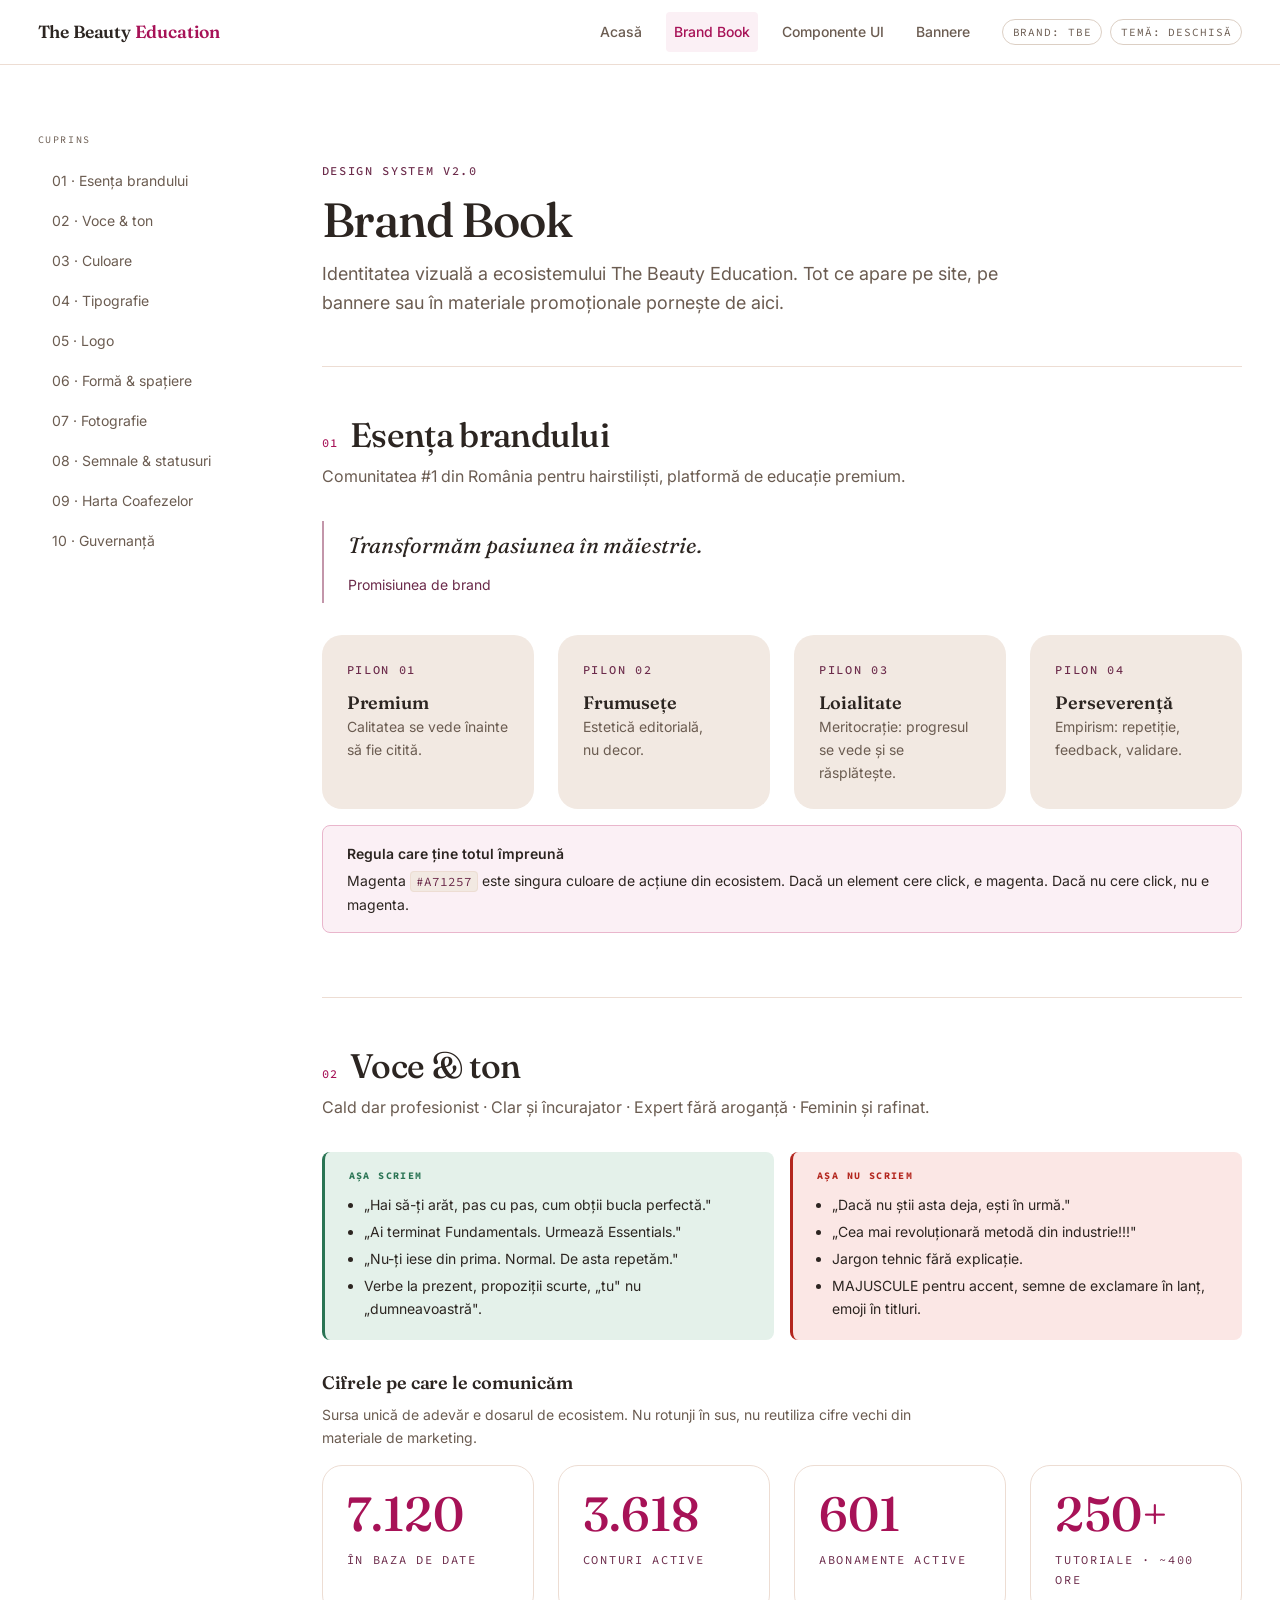
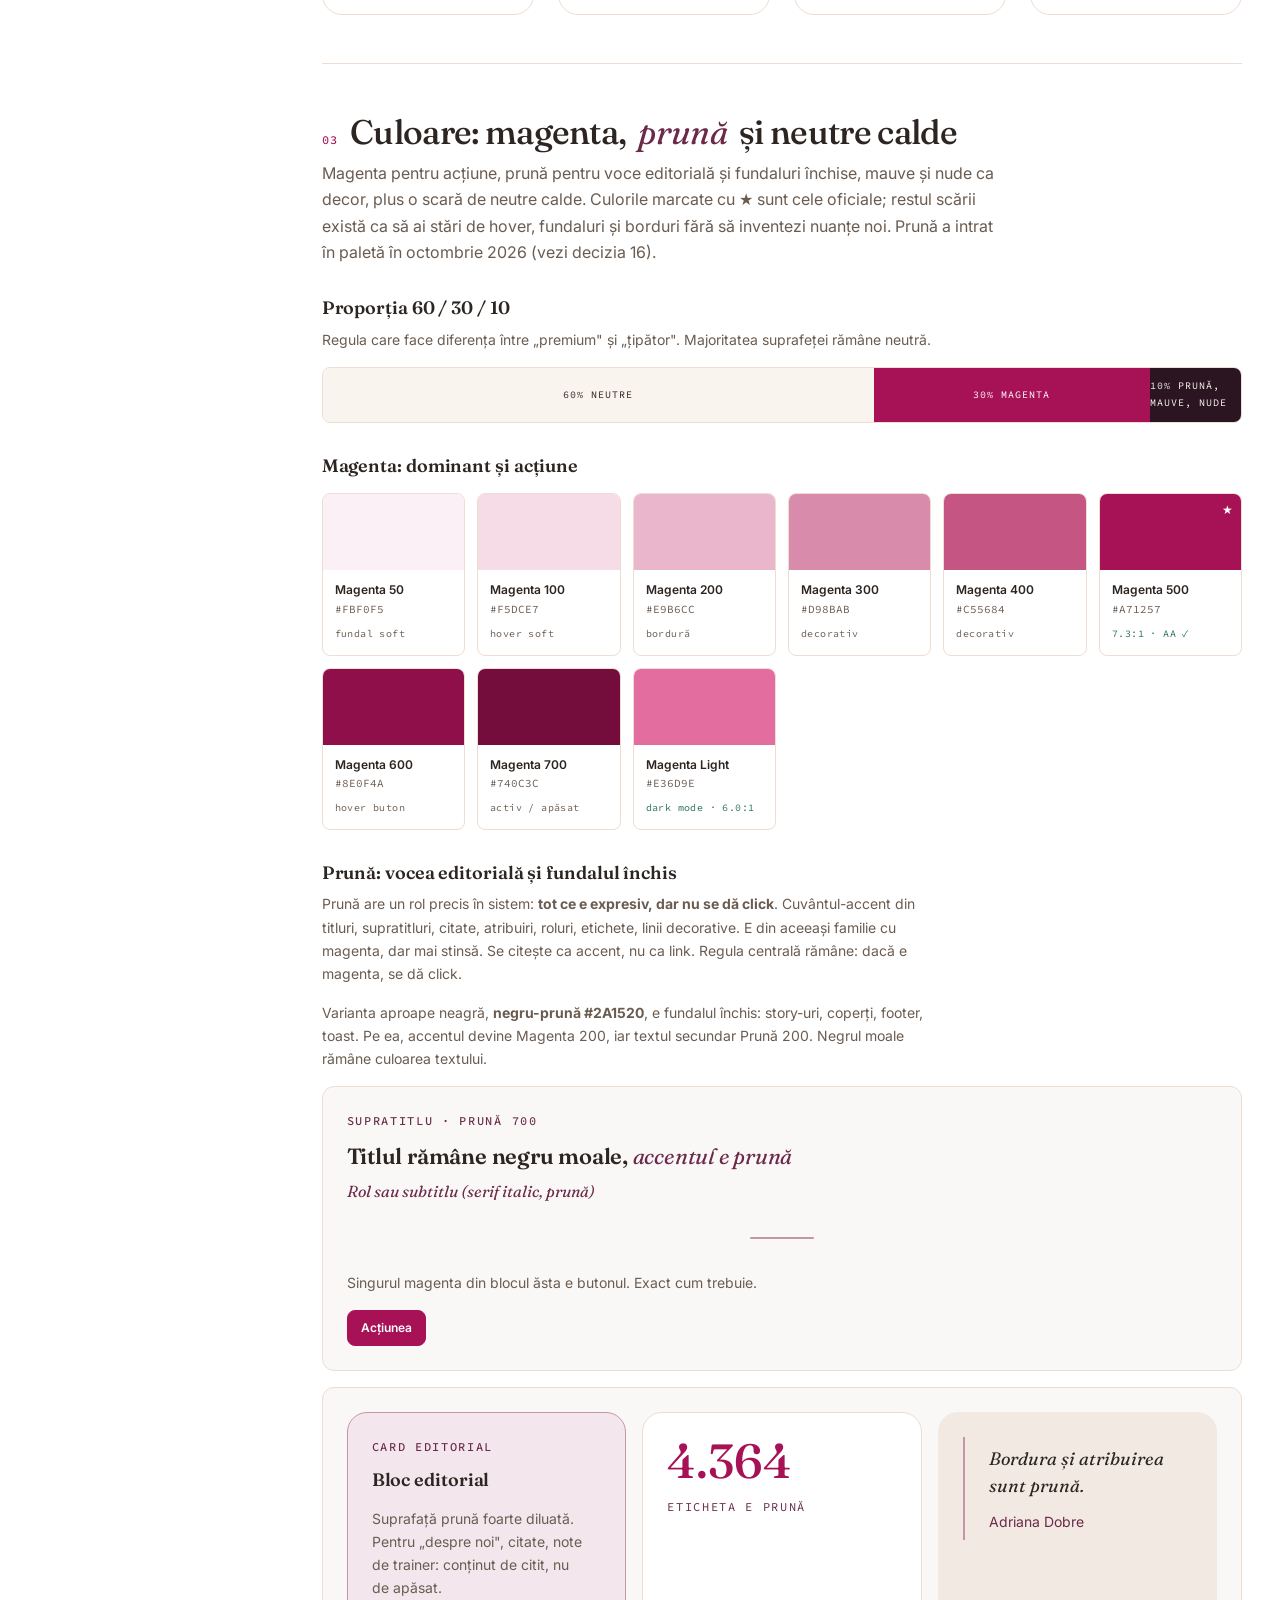
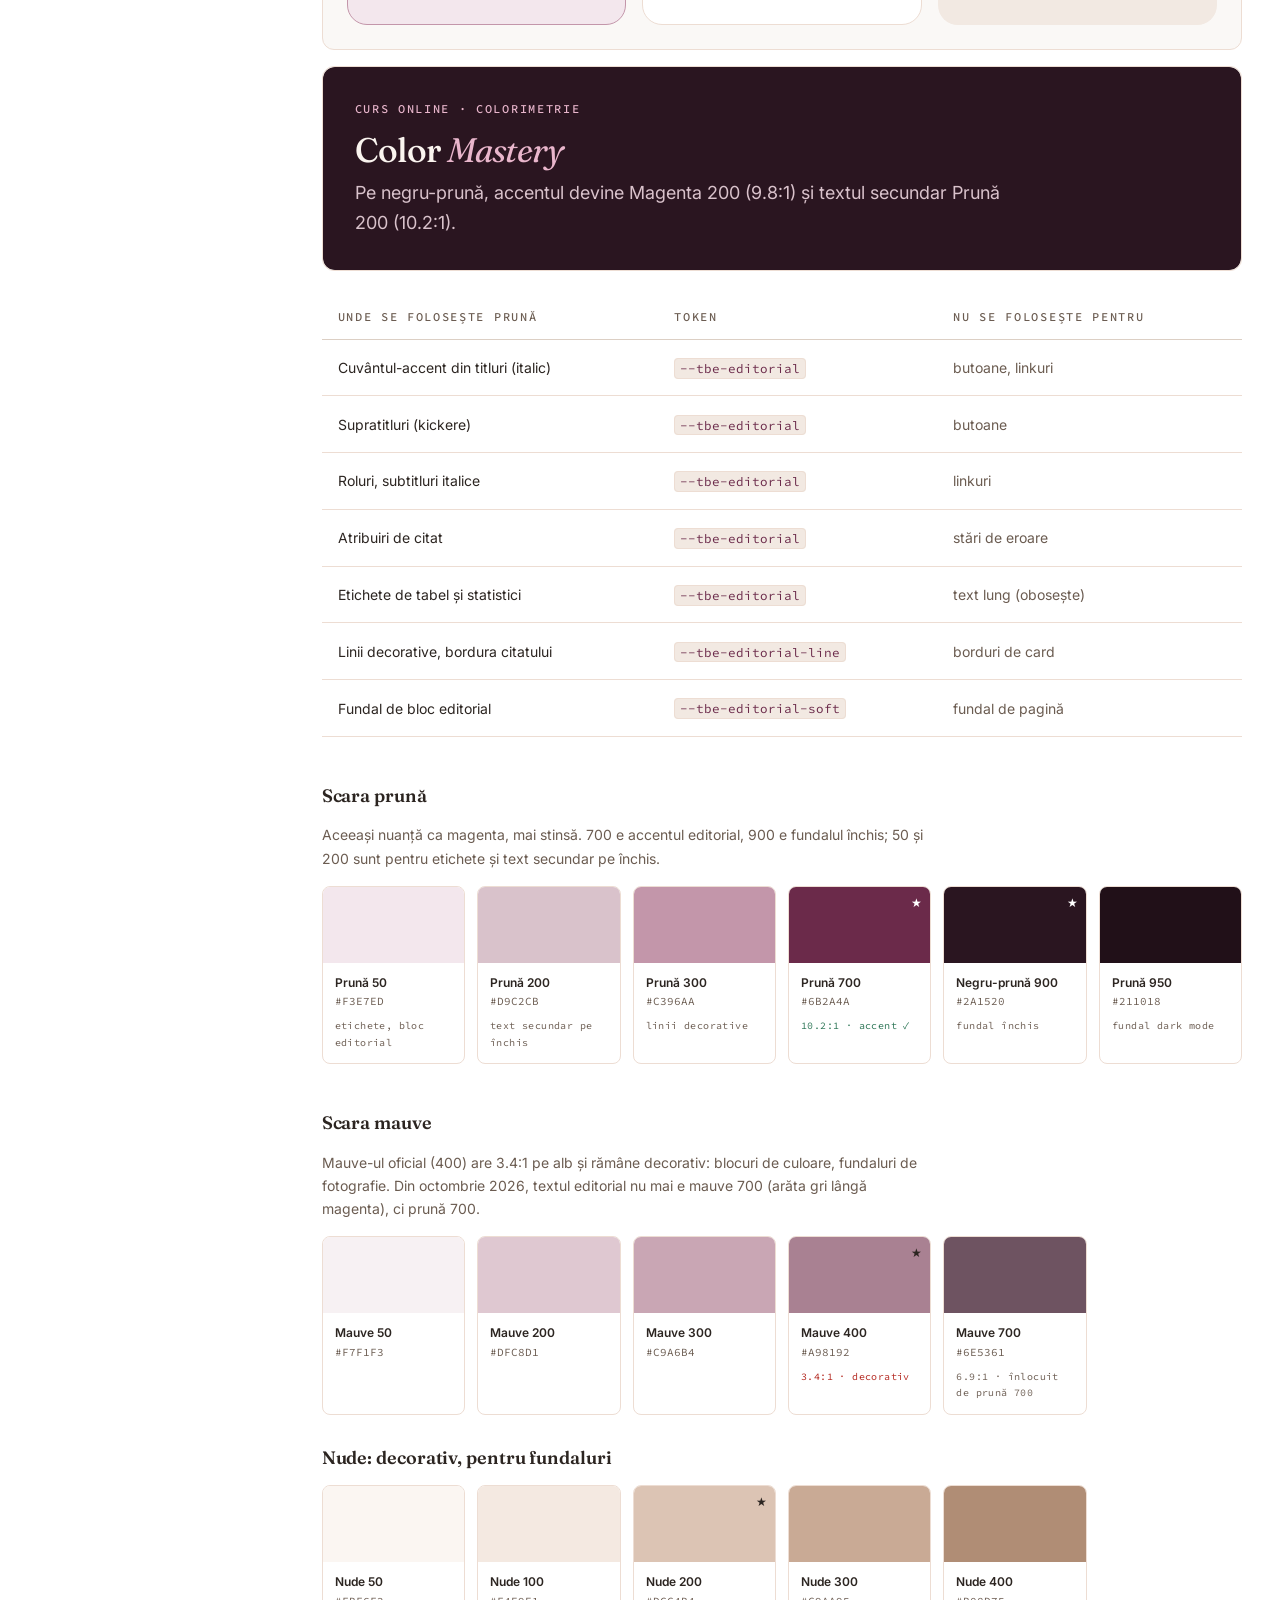
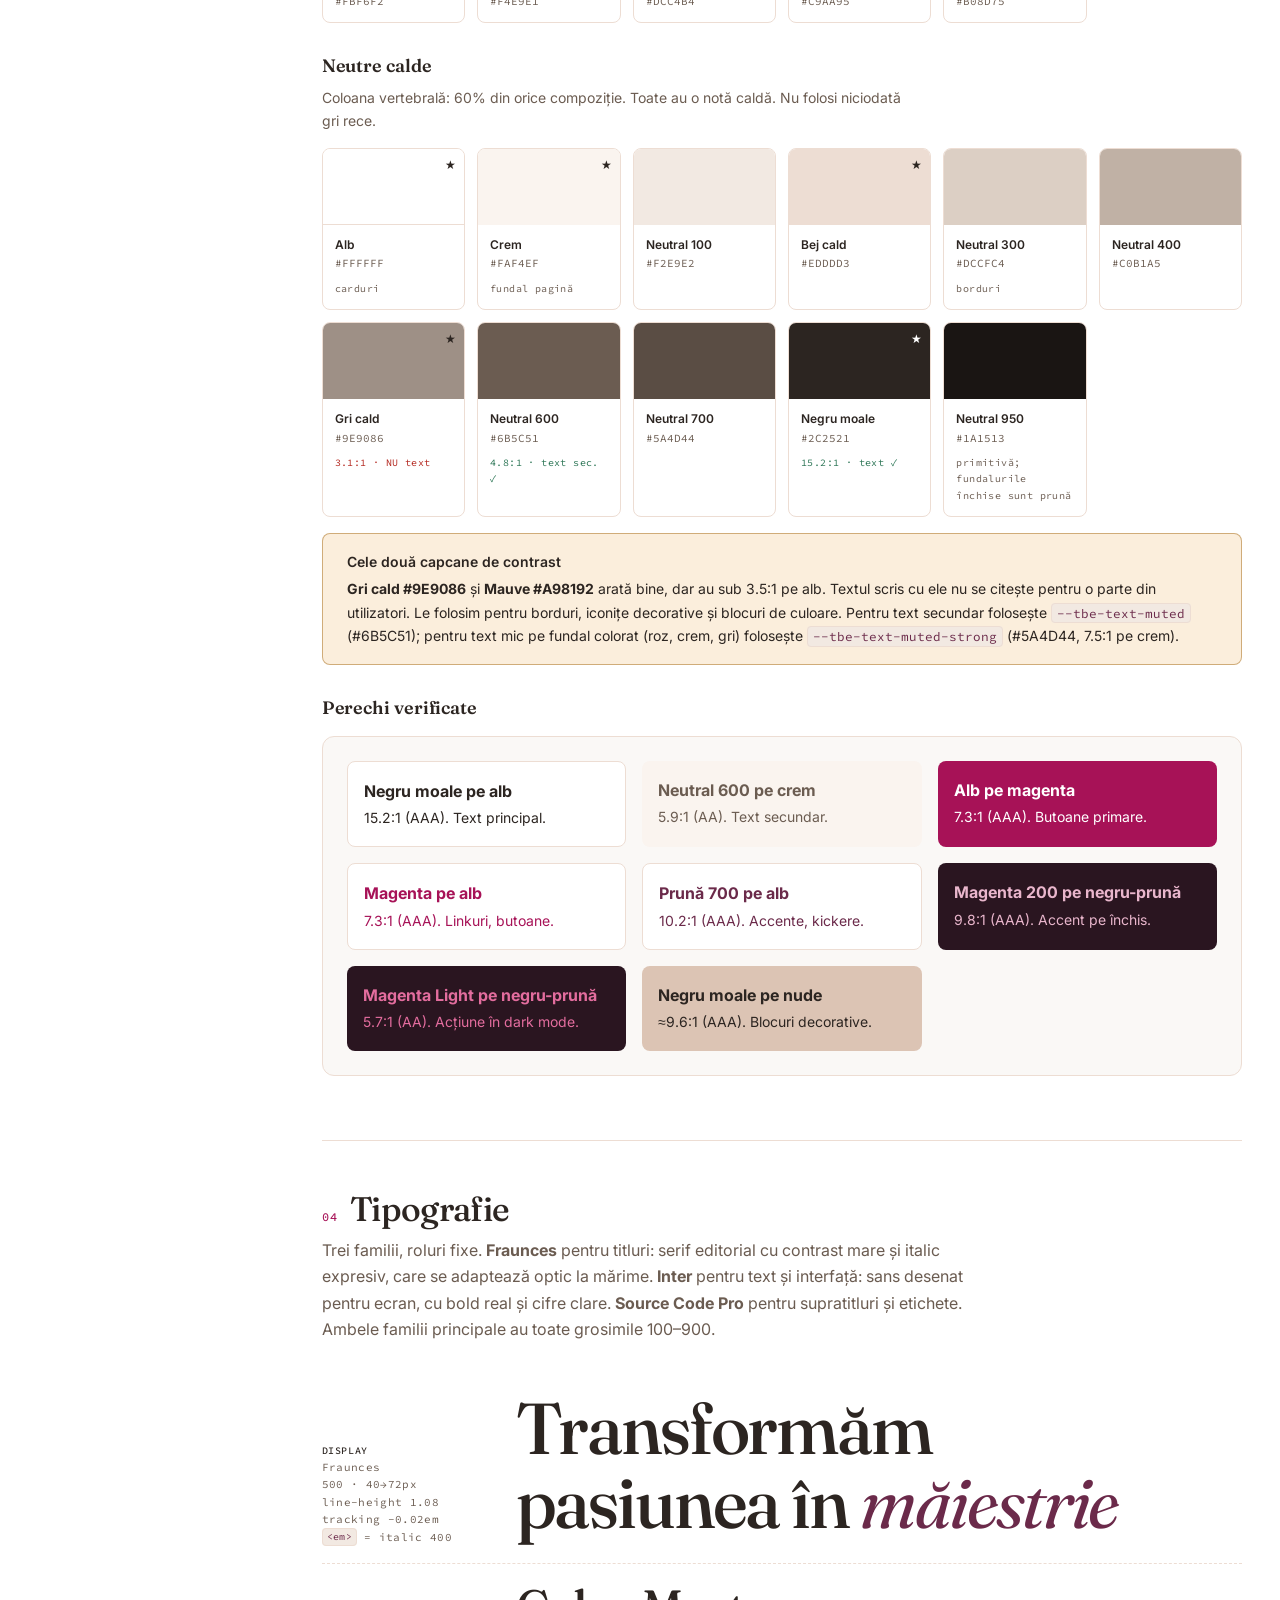
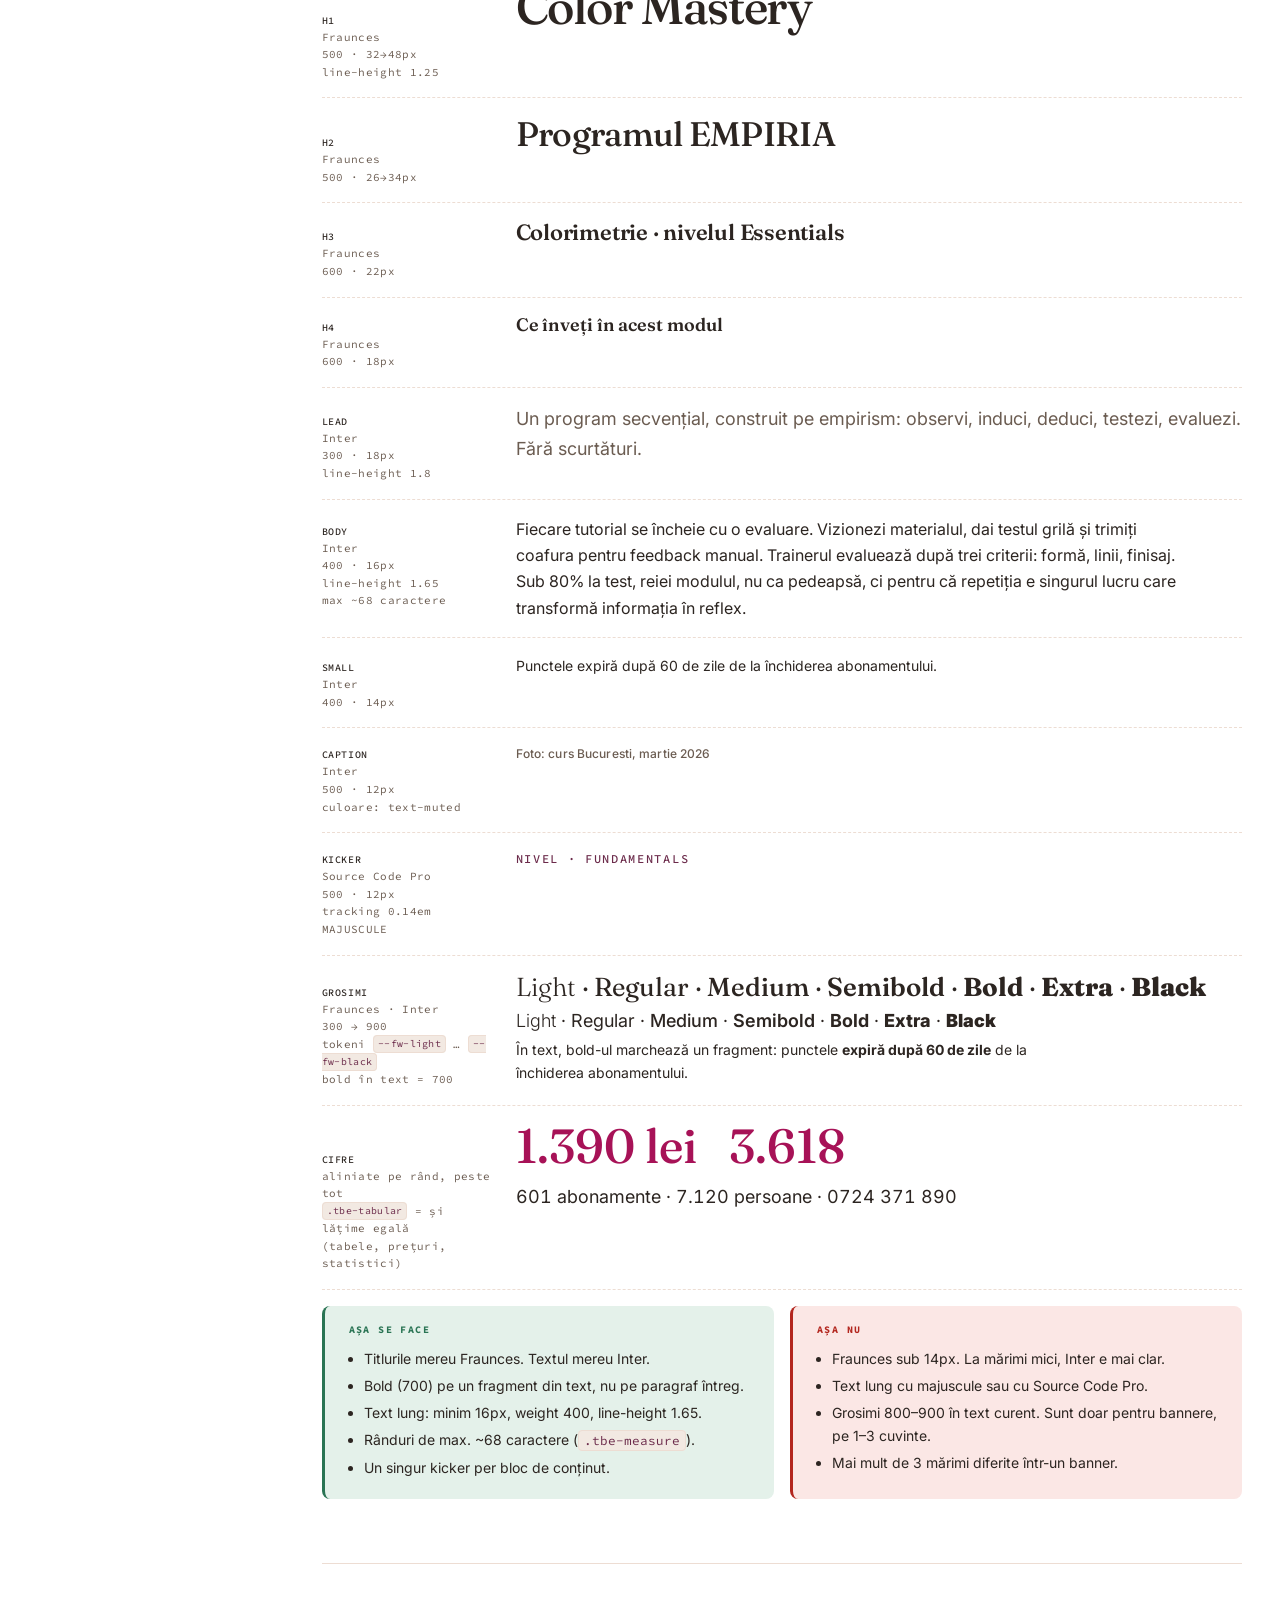
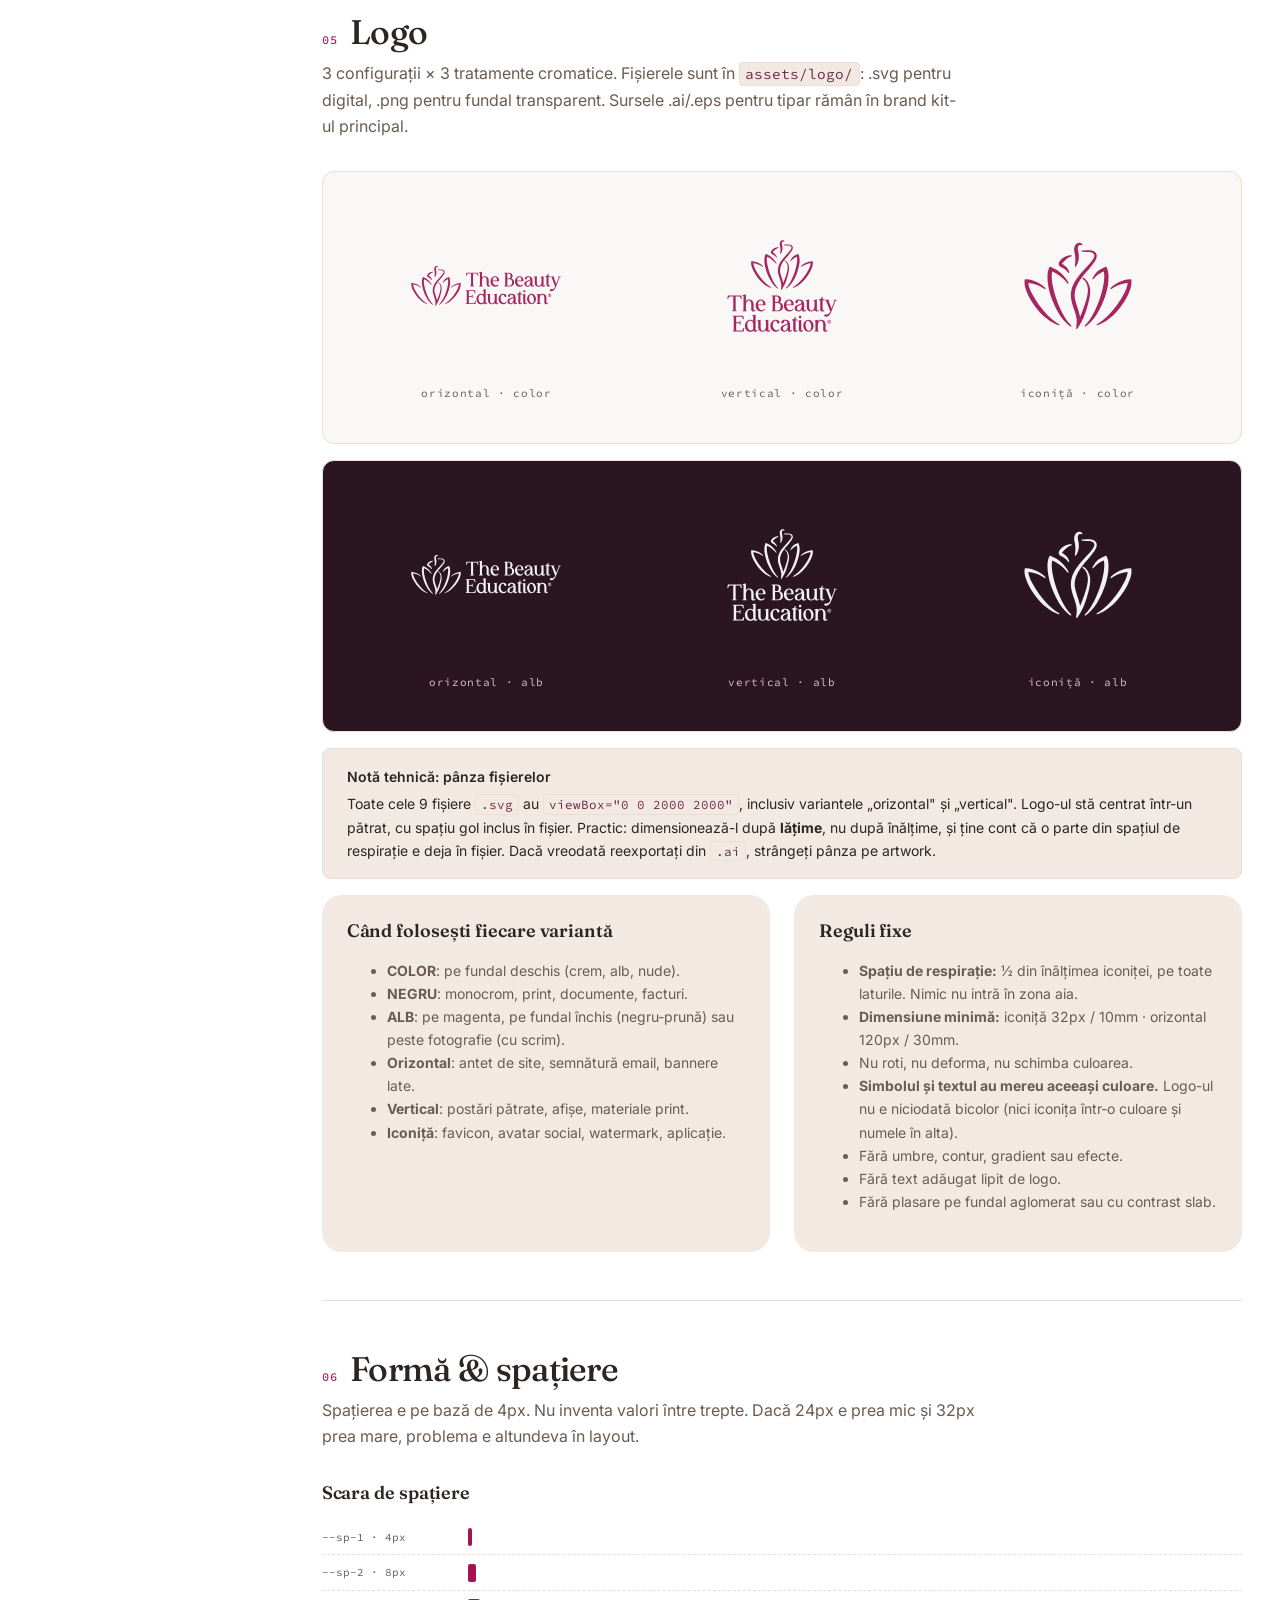
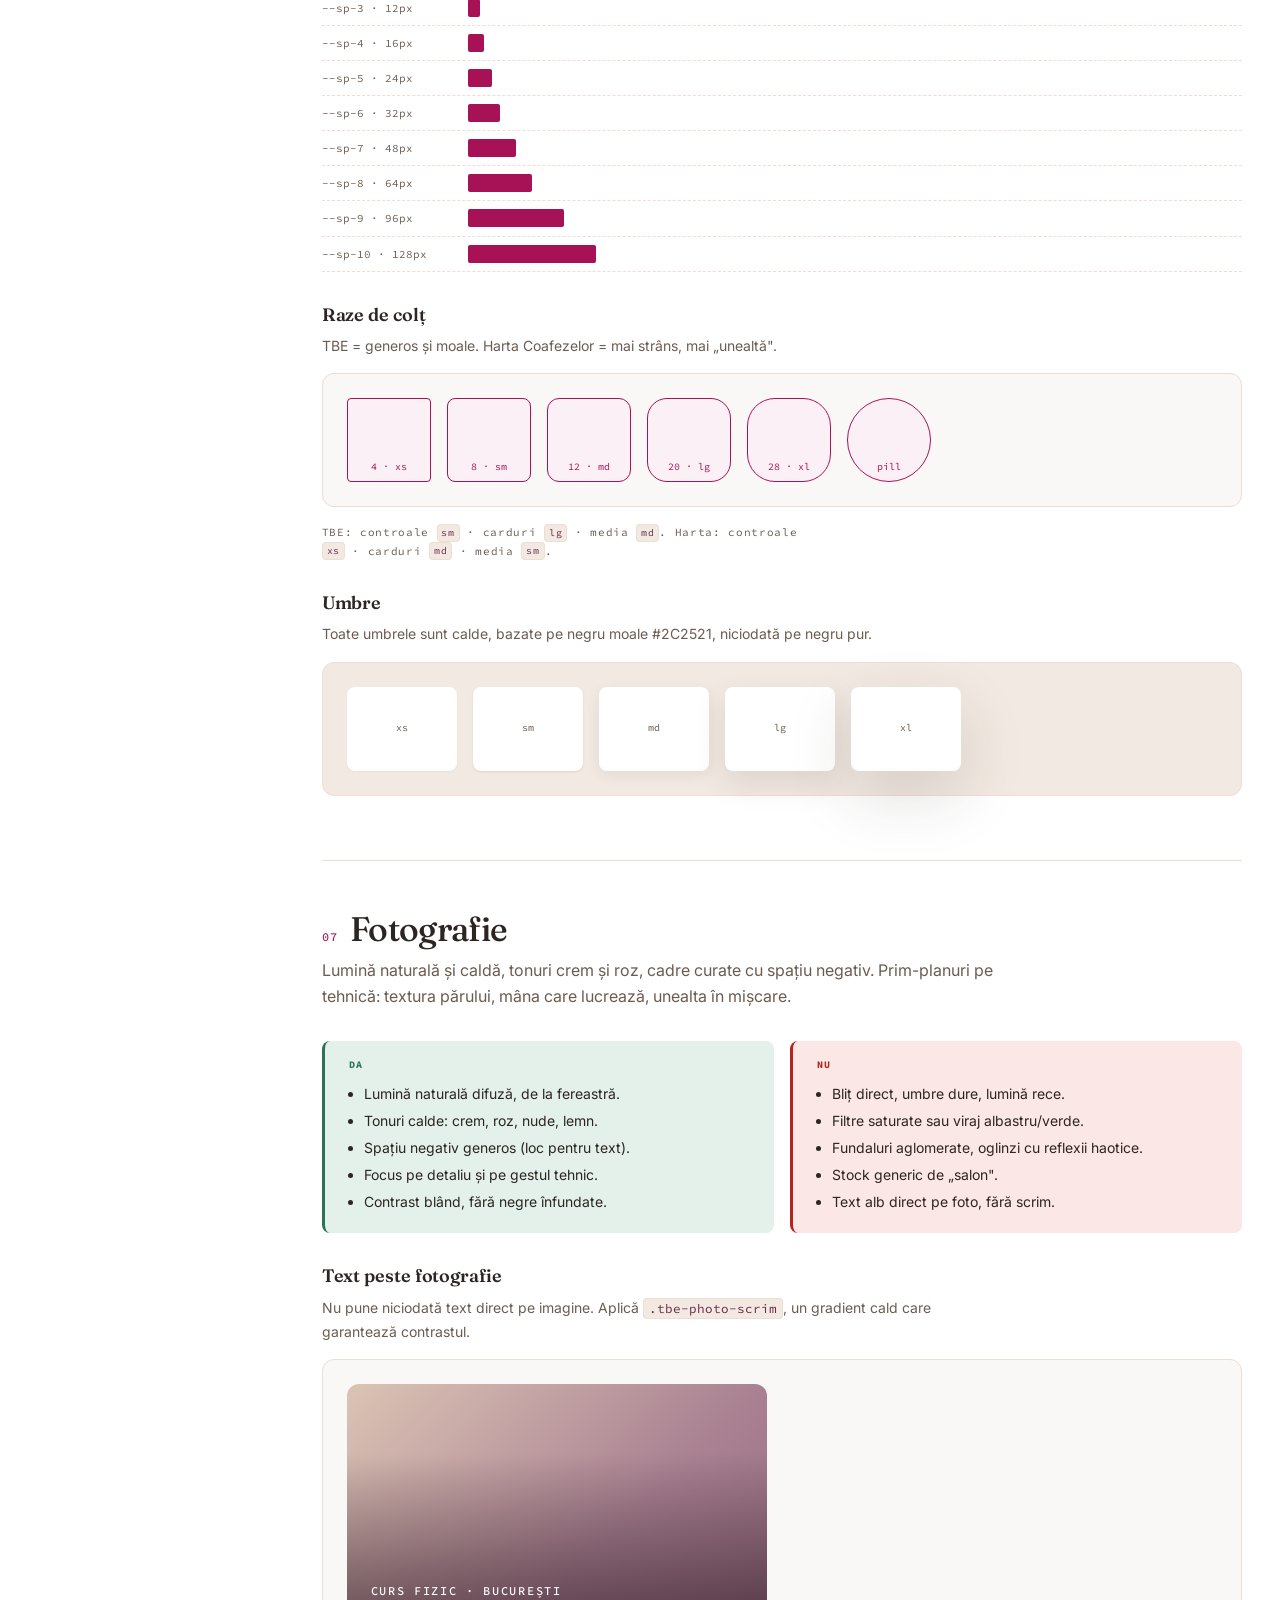
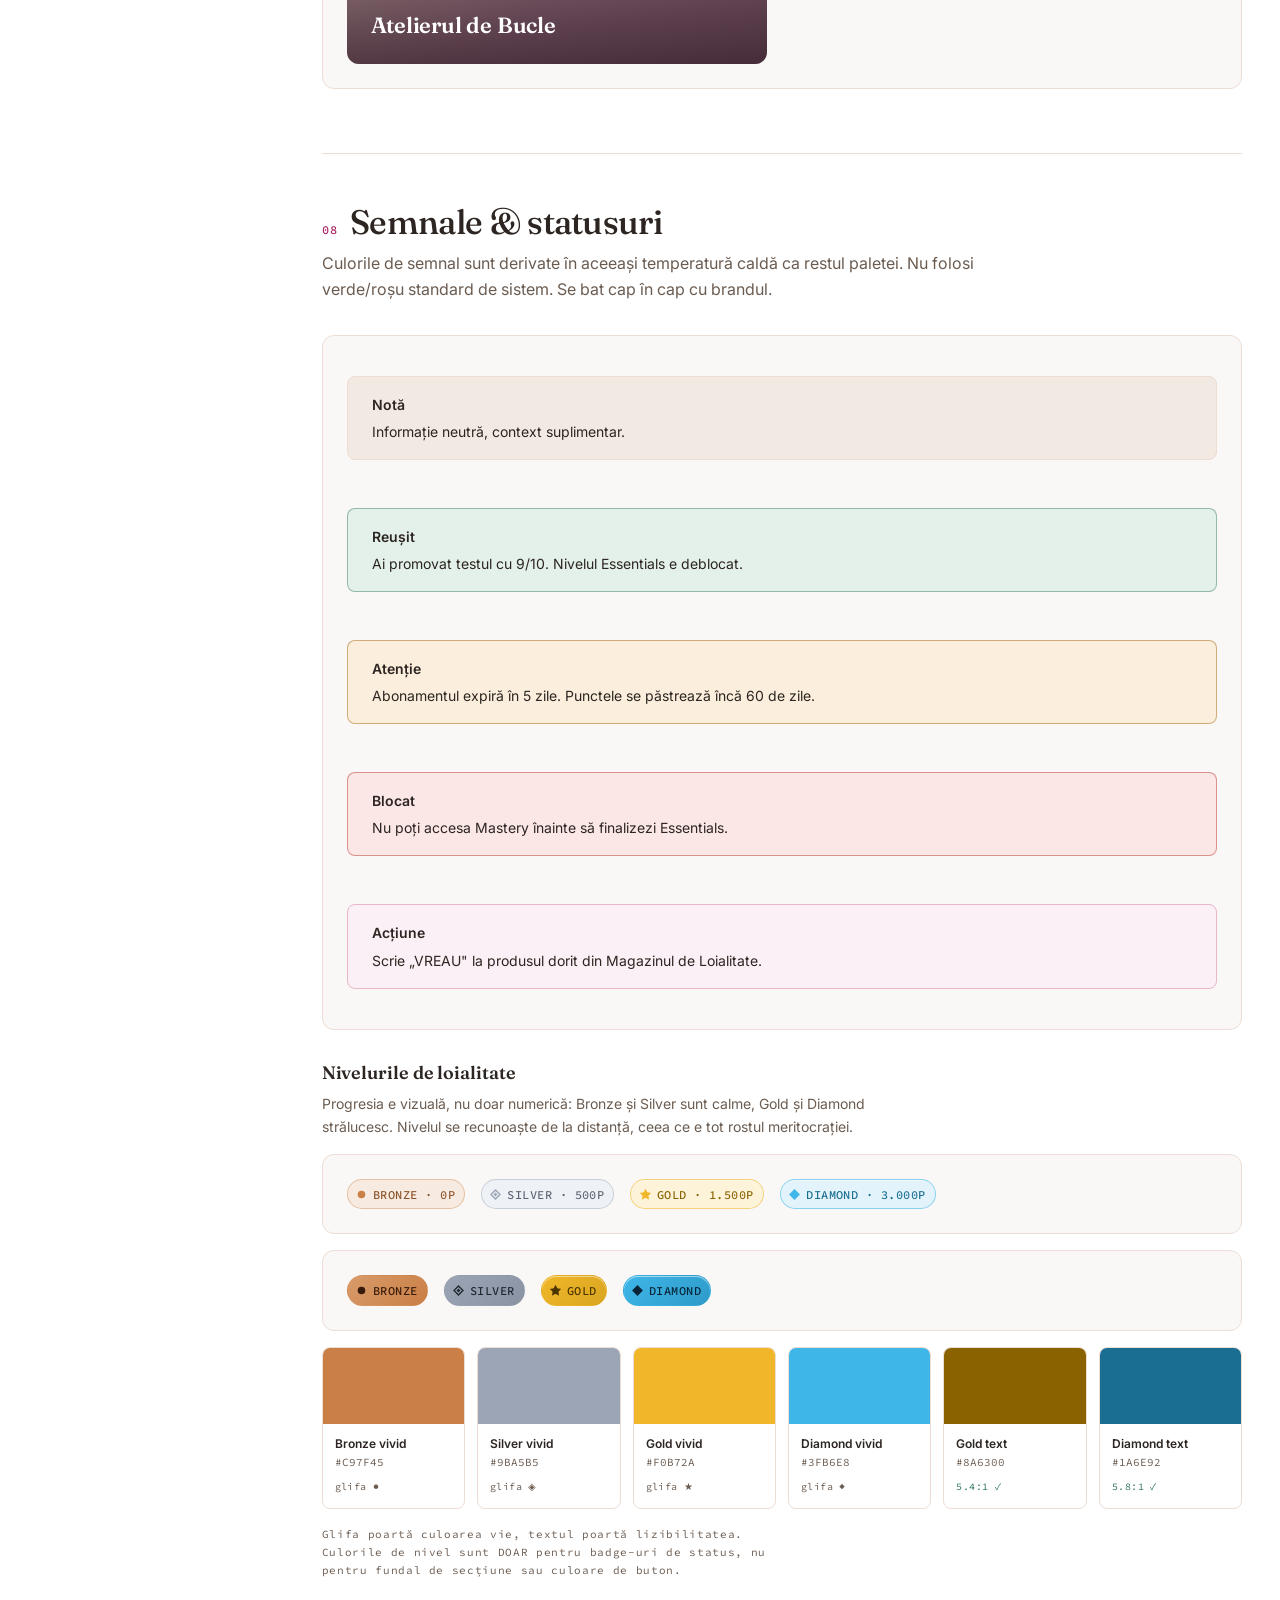
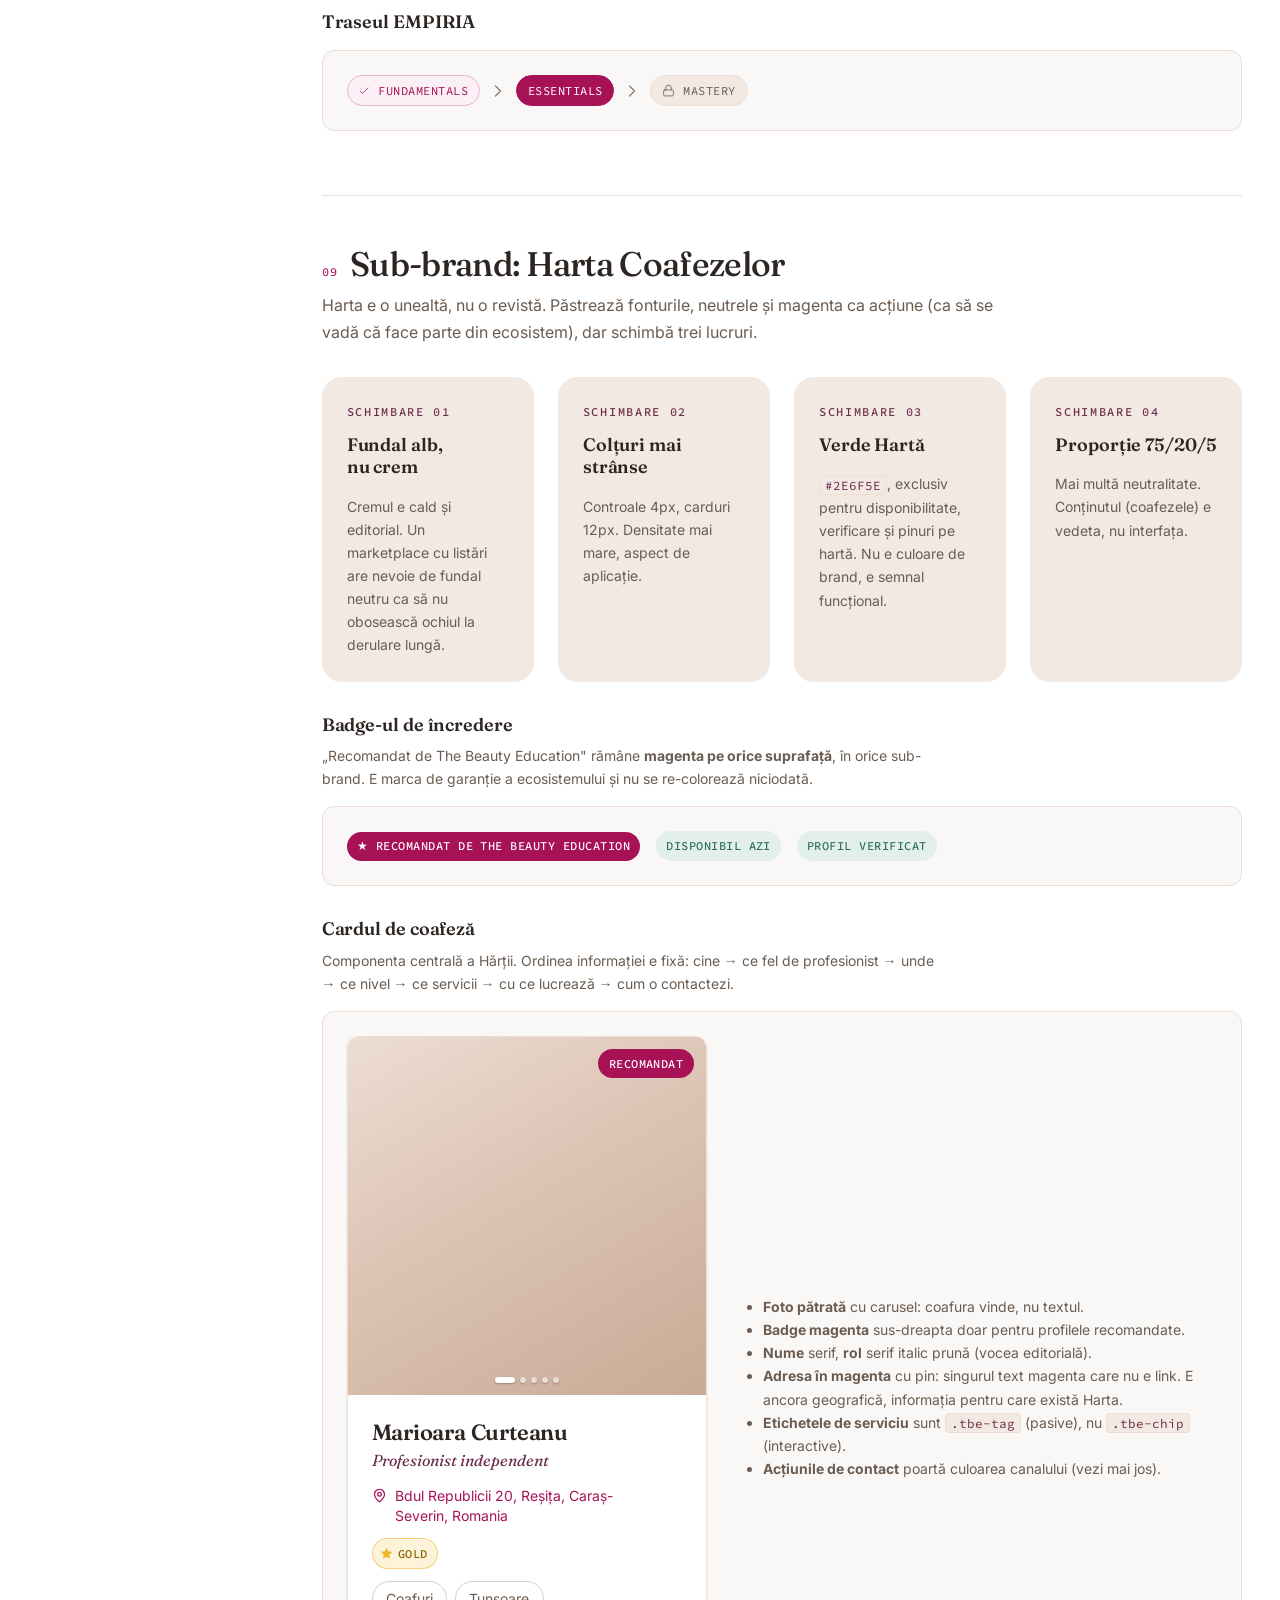
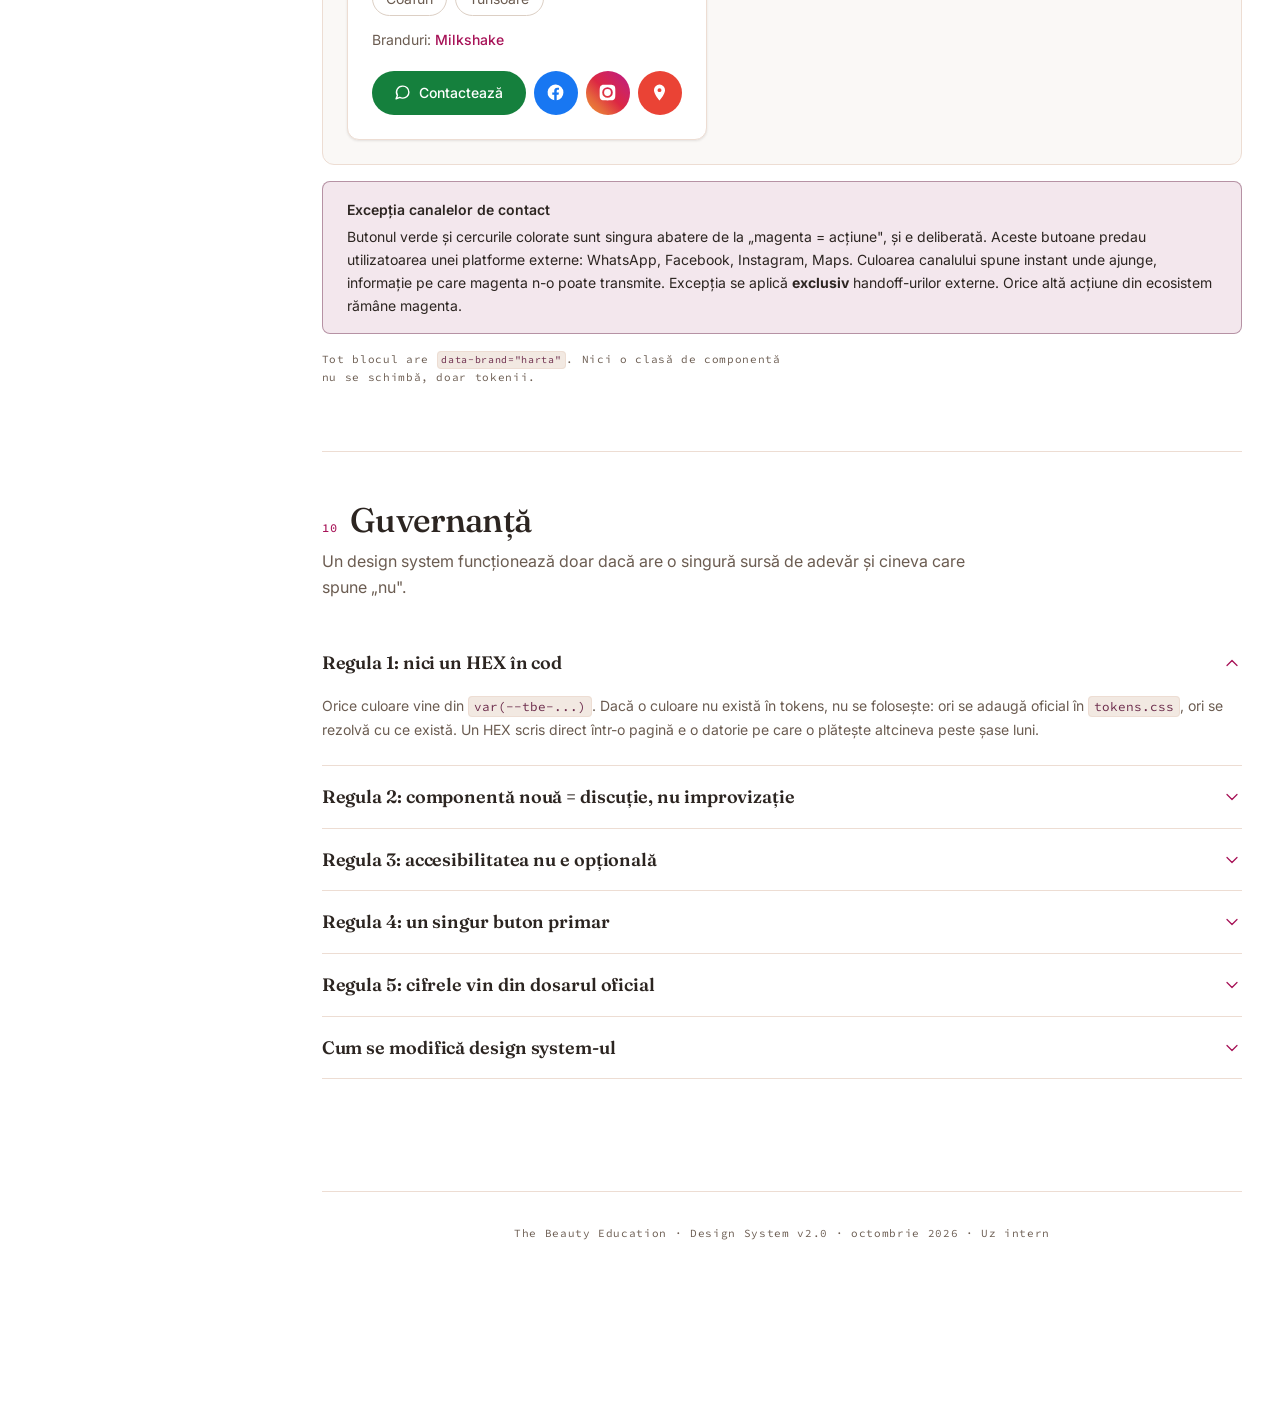
<file: brand-book.html>
﻿<!doctype html>
<html lang="ro" data-theme="light">
<head>
<meta charset="utf-8">
<meta name="viewport" content="width=device-width, initial-scale=1">
<title>Brand Book — The Beauty Education</title>
<link rel="stylesheet" href="tokens/tokens.css">
<link rel="stylesheet" href="components.css">
<link rel="stylesheet" href="site.css">
</head>
<body class="ds-shell">

<header class="ds-topbar">
  <div class="ds-topbar-inner">
    <a class="ds-logo" href="index.html">The Beauty <span>Education</span></a>
    <nav class="ds-topnav">
      <a href="index.html">Acasă</a>
      <a href="brand-book.html" aria-current="page">Brand Book</a>
      <a href="ui.html">Componente UI</a>
      <a href="bannere.html">Bannere</a>
    </nav>
    <div class="ds-controls">
      <button class="ds-toggle" id="brandToggle" type="button">Brand: TBE</button>
      <button class="ds-toggle" id="themeToggle" type="button">Temă</button>
    </div>
  </div>
</header>

<div class="ds-layout">

  <aside class="ds-toc">
    <p class="ds-toc-title">Cuprins</p>
    <ol>
      <li><a href="#esenta">01 · Esența brandului</a></li>
      <li><a href="#voce">02 · Voce &amp; ton</a></li>
      <li><a href="#culoare">03 · Culoare</a></li>
      <li><a href="#tipografie">04 · Tipografie</a></li>
      <li><a href="#logo">05 · Logo</a></li>
      <li><a href="#forma">06 · Formă &amp; spațiere</a></li>
      <li><a href="#fotografie">07 · Fotografie</a></li>
      <li><a href="#semnale">08 · Semnale &amp; statusuri</a></li>
      <li><a href="#harta">09 · Harta Coafezelor</a></li>
      <li><a href="#guvernanta">10 · Guvernanță</a></li>
    </ol>
  </aside>

  <main class="ds-main">

    <div class="ds-pagehead">
      <span class="tbe-kicker">Design System v2.0</span>
      <h1 class="tbe-h1">Brand Book</h1>
      <p class="tbe-lead">Identitatea vizuală a ecosistemului The Beauty Education. Tot ce apare pe site, pe bannere sau în materiale promoționale pornește de aici.</p>
    </div>

    <!-- ================================================== 01 ESENȚA -->
    <section class="ds-sec" id="esenta">
      <h2 class="tbe-h2"><span class="ds-num">01</span> Esența brandului</h2>
      <p class="ds-sec-intro">Comunitatea #1 din România pentru hairstiliști, platformă de educație premium.</p>

      <p class="tbe-quote">Transformăm pasiunea în măiestrie.<cite>Promisiunea de brand</cite></p>

      <div class="tbe-grid is-4">
        <div class="tbe-card is-flat"><span class="tbe-kicker">Pilon 01</span><h3 class="tbe-h4 tbe-mb-0">Premium</h3><p class="tbe-small tbe-muted tbe-mb-0">Calitatea se vede înainte să fie citită.</p></div>
        <div class="tbe-card is-flat"><span class="tbe-kicker">Pilon 02</span><h3 class="tbe-h4 tbe-mb-0">Frumusețe</h3><p class="tbe-small tbe-muted tbe-mb-0">Estetică editorială, nu decor.</p></div>
        <div class="tbe-card is-flat"><span class="tbe-kicker">Pilon 03</span><h3 class="tbe-h4 tbe-mb-0">Loialitate</h3><p class="tbe-small tbe-muted tbe-mb-0">Meritocrație: progresul se vede și se răsplătește.</p></div>
        <div class="tbe-card is-flat"><span class="tbe-kicker">Pilon 04</span><h3 class="tbe-h4 tbe-mb-0">Perseverență</h3><p class="tbe-small tbe-muted tbe-mb-0">Empirism: repetiție, feedback, validare.</p></div>
      </div>

      <div class="tbe-callout is-action">
        <div><strong>Regula care ține totul împreună</strong>
        Magenta <code>#A71257</code> este singura culoare de acțiune din ecosistem. Dacă un element cere click, e magenta. Dacă nu cere click, nu e magenta.</div>
      </div>
    </section>

    <!-- ================================================== 02 VOCE -->
    <section class="ds-sec" id="voce">
      <h2 class="tbe-h2"><span class="ds-num">02</span> Voce &amp; ton</h2>
      <p class="ds-sec-intro">Cald dar profesionist · Clar și încurajator · Expert fără aroganță · Feminin și rafinat.</p>

      <div class="ds-dodont">
        <div class="ds-do">
          <b>Așa scriem</b>
          <ul>
            <li>„Hai să-ți arăt, pas cu pas, cum obții bucla perfectă."</li>
            <li>„Ai terminat Fundamentals. Urmează Essentials."</li>
            <li>„Nu-ți iese din prima. Normal. De asta repetăm."</li>
            <li>Verbe la prezent, propoziții scurte, „tu" nu „dumneavoastră".</li>
          </ul>
        </div>
        <div class="ds-dont">
          <b>Așa nu scriem</b>
          <ul>
            <li>„Dacă nu știi asta deja, ești în urmă."</li>
            <li>„Cea mai revoluționară metodă din industrie!!!"</li>
            <li>Jargon tehnic fără explicație.</li>
            <li>MAJUSCULE pentru accent, semne de exclamare în lanț, emoji în titluri.</li>
          </ul>
        </div>
      </div>

      <div class="ds-sub">
        <h3 class="tbe-h4">Cifrele pe care le comunicăm</h3>
        <p>Sursa unică de adevăr e dosarul de ecosistem. Nu rotunji în sus, nu reutiliza cifre vechi din materiale de marketing.</p>
      </div>
      <div class="tbe-grid is-4">
        <div class="tbe-stat"><div class="tbe-stat-value">7.120</div><div class="tbe-stat-label">În baza de date</div></div>
        <div class="tbe-stat"><div class="tbe-stat-value">3.618</div><div class="tbe-stat-label">Conturi active</div></div>
        <div class="tbe-stat"><div class="tbe-stat-value">601</div><div class="tbe-stat-label">Abonamente active</div></div>
        <div class="tbe-stat"><div class="tbe-stat-value">250+</div><div class="tbe-stat-label">Tutoriale · ~400 ore</div></div>
      </div>
    </section>

    <!-- ================================================== 03 CULOARE -->
    <section class="ds-sec" id="culoare">
      <h2 class="tbe-h2"><span class="ds-num">03</span> Culoare: magenta, <em>prună</em> și neutre calde</h2>
      <p class="ds-sec-intro">Magenta pentru acțiune, prună pentru voce editorială și fundaluri închise, mauve și nude ca decor, plus o scară de neutre calde. Culorile marcate cu ★ sunt cele oficiale; restul scării există ca să ai stări de hover, fundaluri și borduri fără să inventezi nuanțe noi. Prună a intrat în paletă în octombrie 2026 (vezi decizia 16).</p>

      <div class="ds-sub">
        <h3 class="tbe-h4">Proporția 60 / 30 / 10</h3>
        <p>Regula care face diferența între „premium" și „țipător". Majoritatea suprafeței rămâne neutră.</p>
      </div>
      <div class="ds-ratio-bar">
        <div style="flex:60; background:var(--c-neutral-50); color:var(--c-neutral-900);">60% neutre</div>
        <div style="flex:30; background:var(--c-magenta-500); color:#fff;">30% magenta</div>
        <div style="flex:10; background:var(--c-pruna-900); color:var(--c-neutral-50);">10% prună, mauve, nude</div>
      </div>

      <div class="ds-sub"><h3 class="tbe-h4">Magenta: dominant și acțiune</h3></div>
      <div class="ds-swatches">
        <div class="ds-swatch"><div class="ds-swatch-chip" style="background:#FBF0F5"></div><div class="ds-swatch-meta"><div class="ds-swatch-name">Magenta 50</div><div class="ds-swatch-hex">#FBF0F5</div><div class="ds-swatch-ratio tbe-muted">fundal soft</div></div></div>
        <div class="ds-swatch"><div class="ds-swatch-chip" style="background:#F5DCE7"></div><div class="ds-swatch-meta"><div class="ds-swatch-name">Magenta 100</div><div class="ds-swatch-hex">#F5DCE7</div><div class="ds-swatch-ratio tbe-muted">hover soft</div></div></div>
        <div class="ds-swatch"><div class="ds-swatch-chip" style="background:#E9B6CC"></div><div class="ds-swatch-meta"><div class="ds-swatch-name">Magenta 200</div><div class="ds-swatch-hex">#E9B6CC</div><div class="ds-swatch-ratio tbe-muted">bordură</div></div></div>
        <div class="ds-swatch"><div class="ds-swatch-chip" style="background:#D98BAB"></div><div class="ds-swatch-meta"><div class="ds-swatch-name">Magenta 300</div><div class="ds-swatch-hex">#D98BAB</div><div class="ds-swatch-ratio tbe-muted">decorativ</div></div></div>
        <div class="ds-swatch"><div class="ds-swatch-chip" style="background:#C55684"></div><div class="ds-swatch-meta"><div class="ds-swatch-name">Magenta 400</div><div class="ds-swatch-hex">#C55684</div><div class="ds-swatch-ratio tbe-muted">decorativ</div></div></div>
        <div class="ds-swatch"><div class="ds-swatch-chip" style="background:#A71257"><span class="ds-star" style="color:#fff">★</span></div><div class="ds-swatch-meta"><div class="ds-swatch-name">Magenta 500</div><div class="ds-swatch-hex">#A71257</div><div class="ds-swatch-ratio ds-pass">7.3:1 · AA ✓</div></div></div>
        <div class="ds-swatch"><div class="ds-swatch-chip" style="background:#8E0F4A"></div><div class="ds-swatch-meta"><div class="ds-swatch-name">Magenta 600</div><div class="ds-swatch-hex">#8E0F4A</div><div class="ds-swatch-ratio tbe-muted">hover buton</div></div></div>
        <div class="ds-swatch"><div class="ds-swatch-chip" style="background:#740C3C"></div><div class="ds-swatch-meta"><div class="ds-swatch-name">Magenta 700</div><div class="ds-swatch-hex">#740C3C</div><div class="ds-swatch-ratio tbe-muted">activ / apăsat</div></div></div>
        <div class="ds-swatch"><div class="ds-swatch-chip" style="background:#E36D9E"></div><div class="ds-swatch-meta"><div class="ds-swatch-name">Magenta Light</div><div class="ds-swatch-hex">#E36D9E</div><div class="ds-swatch-ratio ds-pass">dark mode · 6.0:1</div></div></div>
      </div>

      <div class="ds-sub"><h3 class="tbe-h4">Prună: vocea editorială și fundalul închis</h3><p>Prună are un rol precis în sistem: <b>tot ce e expresiv, dar nu se dă click</b>. Cuvântul-accent din titluri, supratitluri, citate, atribuiri, roluri, etichete, linii decorative. E din aceeași familie cu magenta, dar mai stinsă. Se citește ca accent, nu ca link. Regula centrală rămâne: dacă e magenta, se dă click.</p><p>Varianta aproape neagră, <b>negru-prună #2A1520</b>, e fundalul închis: story-uri, coperți, footer, toast. Pe ea, accentul devine Magenta 200, iar textul secundar Prună 200. Negrul moale rămâne culoarea textului.</p></div>

      <div class="ds-demo is-stack">
        <div>
          <span class="tbe-kicker">Supratitlu · prună 700</span>
          <h3 class="tbe-h3" style="margin-bottom:var(--sp-2)">Titlul rămâne negru moale, <em>accentul e prună</em></h3>
          <p class="tbe-role">Rol sau subtitlu (serif italic, prună)</p>
          <hr class="tbe-rule is-short">
          <p class="tbe-small tbe-muted tbe-mb-0">Singurul magenta din blocul ăsta e butonul. Exact cum trebuie.</p>
          <div style="margin-top:var(--sp-4)"><button class="tbe-btn is-primary is-sm">Acțiunea</button></div>
        </div>
      </div>

      <div class="ds-demo is-grid">
        <div class="tbe-card is-editorial">
          <span class="tbe-kicker">Card editorial</span>
          <h4 class="tbe-h4">Bloc editorial</h4>
          <p class="tbe-small tbe-muted tbe-mb-0">Suprafață prună foarte diluată. Pentru „despre noi", citate, note de trainer: conținut de citit, nu de apăsat.</p>
        </div>
        <div class="tbe-stat">
          <div class="tbe-stat-value">4.364</div>
          <div class="tbe-stat-label">Eticheta e prună</div>
        </div>
        <div class="tbe-card is-flat">
          <blockquote class="tbe-quote" style="margin:0;font-size:var(--fs-h4)">Bordura și atribuirea sunt prună.<cite>Adriana Dobre</cite></blockquote>
        </div>
      </div>

      <div class="ds-demo is-stack" style="padding:0;overflow:hidden">
        <section class="tbe-section is-inverse" style="padding:var(--sp-6);border-radius:inherit">
          <span class="tbe-kicker">Curs online · Colorimetrie</span>
          <h3 class="tbe-h2" style="margin-bottom:var(--sp-2)">Color <em>Mastery</em></h3>
          <p class="tbe-lead tbe-mb-0">Pe negru-prună, accentul devine Magenta 200 (9.8:1) și textul secundar Prună 200 (10.2:1).</p>
        </section>
      </div>

      <table class="tbe-table" style="margin-top:var(--sp-5)">
        <thead><tr><th>Unde se folosește prună</th><th>Token</th><th>Nu se folosește pentru</th></tr></thead>
        <tbody>
          <tr><td>Cuvântul-accent din titluri (italic)</td><td><code>--tbe-editorial</code></td><td class="tbe-muted">butoane, linkuri</td></tr>
          <tr><td>Supratitluri (kickere)</td><td><code>--tbe-editorial</code></td><td class="tbe-muted">butoane</td></tr>
          <tr><td>Roluri, subtitluri italice</td><td><code>--tbe-editorial</code></td><td class="tbe-muted">linkuri</td></tr>
          <tr><td>Atribuiri de citat</td><td><code>--tbe-editorial</code></td><td class="tbe-muted">stări de eroare</td></tr>
          <tr><td>Etichete de tabel și statistici</td><td><code>--tbe-editorial</code></td><td class="tbe-muted">text lung (obosește)</td></tr>
          <tr><td>Linii decorative, bordura citatului</td><td><code>--tbe-editorial-line</code></td><td class="tbe-muted">borduri de card</td></tr>
          <tr><td>Fundal de bloc editorial</td><td><code>--tbe-editorial-soft</code></td><td class="tbe-muted">fundal de pagină</td></tr>
        </tbody>
      </table>

      <div class="ds-sub" style="margin-top:var(--sp-7)"><h4 class="tbe-h4">Scara prună</h4><p>Aceeași nuanță ca magenta, mai stinsă. 700 e accentul editorial, 900 e fundalul închis; 50 și 200 sunt pentru etichete și text secundar pe închis.</p></div>
      <div class="ds-swatches">
        <div class="ds-swatch"><div class="ds-swatch-chip" style="background:#F3E7ED"></div><div class="ds-swatch-meta"><div class="ds-swatch-name">Prună 50</div><div class="ds-swatch-hex">#F3E7ED</div><div class="ds-swatch-ratio tbe-muted">etichete, bloc editorial</div></div></div>
        <div class="ds-swatch"><div class="ds-swatch-chip" style="background:#D9C2CB"></div><div class="ds-swatch-meta"><div class="ds-swatch-name">Prună 200</div><div class="ds-swatch-hex">#D9C2CB</div><div class="ds-swatch-ratio tbe-muted">text secundar pe închis</div></div></div>
        <div class="ds-swatch"><div class="ds-swatch-chip" style="background:#C396AA"></div><div class="ds-swatch-meta"><div class="ds-swatch-name">Prună 300</div><div class="ds-swatch-hex">#C396AA</div><div class="ds-swatch-ratio tbe-muted">linii decorative</div></div></div>
        <div class="ds-swatch"><div class="ds-swatch-chip" style="background:#6B2A4A"><span class="ds-star" style="color:#fff">★</span></div><div class="ds-swatch-meta"><div class="ds-swatch-name">Prună 700</div><div class="ds-swatch-hex">#6B2A4A</div><div class="ds-swatch-ratio ds-pass">10.2:1 · accent ✓</div></div></div>
        <div class="ds-swatch"><div class="ds-swatch-chip" style="background:#2A1520"><span class="ds-star" style="color:#fff">★</span></div><div class="ds-swatch-meta"><div class="ds-swatch-name">Negru-prună 900</div><div class="ds-swatch-hex">#2A1520</div><div class="ds-swatch-ratio tbe-muted">fundal închis</div></div></div>
        <div class="ds-swatch"><div class="ds-swatch-chip" style="background:#211018"></div><div class="ds-swatch-meta"><div class="ds-swatch-name">Prună 950</div><div class="ds-swatch-hex">#211018</div><div class="ds-swatch-ratio tbe-muted">fundal dark mode</div></div></div>
      </div>

      <div class="ds-sub" style="margin-top:var(--sp-7)"><h4 class="tbe-h4">Scara mauve</h4><p>Mauve-ul oficial (400) are 3.4:1 pe alb și rămâne decorativ: blocuri de culoare, fundaluri de fotografie. Din octombrie 2026, textul editorial nu mai e mauve 700 (arăta gri lângă magenta), ci prună 700.</p></div>
      <div class="ds-swatches">
        <div class="ds-swatch"><div class="ds-swatch-chip" style="background:#F7F1F3"></div><div class="ds-swatch-meta"><div class="ds-swatch-name">Mauve 50</div><div class="ds-swatch-hex">#F7F1F3</div></div></div>
        <div class="ds-swatch"><div class="ds-swatch-chip" style="background:#DFC8D1"></div><div class="ds-swatch-meta"><div class="ds-swatch-name">Mauve 200</div><div class="ds-swatch-hex">#DFC8D1</div></div></div>
        <div class="ds-swatch"><div class="ds-swatch-chip" style="background:#C9A6B4"></div><div class="ds-swatch-meta"><div class="ds-swatch-name">Mauve 300</div><div class="ds-swatch-hex">#C9A6B4</div></div></div>
        <div class="ds-swatch"><div class="ds-swatch-chip" style="background:#A98192"><span class="ds-star">★</span></div><div class="ds-swatch-meta"><div class="ds-swatch-name">Mauve 400</div><div class="ds-swatch-hex">#A98192</div><div class="ds-swatch-ratio ds-fail">3.4:1 · decorativ</div></div></div>
        <div class="ds-swatch"><div class="ds-swatch-chip" style="background:#6E5361"></div><div class="ds-swatch-meta"><div class="ds-swatch-name">Mauve 700</div><div class="ds-swatch-hex">#6E5361</div><div class="ds-swatch-ratio tbe-muted">6.9:1 · înlocuit de prună 700</div></div></div>
      </div>

      <div class="ds-sub"><h3 class="tbe-h4">Nude: decorativ, pentru fundaluri</h3></div>
      <div class="ds-swatches">
        <div class="ds-swatch"><div class="ds-swatch-chip" style="background:#FBF6F2"></div><div class="ds-swatch-meta"><div class="ds-swatch-name">Nude 50</div><div class="ds-swatch-hex">#FBF6F2</div></div></div>
        <div class="ds-swatch"><div class="ds-swatch-chip" style="background:#F4E9E1"></div><div class="ds-swatch-meta"><div class="ds-swatch-name">Nude 100</div><div class="ds-swatch-hex">#F4E9E1</div></div></div>
        <div class="ds-swatch"><div class="ds-swatch-chip" style="background:#DCC4B4"><span class="ds-star">★</span></div><div class="ds-swatch-meta"><div class="ds-swatch-name">Nude 200</div><div class="ds-swatch-hex">#DCC4B4</div></div></div>
        <div class="ds-swatch"><div class="ds-swatch-chip" style="background:#C9AA95"></div><div class="ds-swatch-meta"><div class="ds-swatch-name">Nude 300</div><div class="ds-swatch-hex">#C9AA95</div></div></div>
        <div class="ds-swatch"><div class="ds-swatch-chip" style="background:#B08D75"></div><div class="ds-swatch-meta"><div class="ds-swatch-name">Nude 400</div><div class="ds-swatch-hex">#B08D75</div></div></div>
      </div>

      <div class="ds-sub"><h3 class="tbe-h4">Neutre calde</h3><p>Coloana vertebrală: 60% din orice compoziție. Toate au o notă caldă. Nu folosi niciodată gri rece.</p></div>
      <div class="ds-swatches">
        <div class="ds-swatch"><div class="ds-swatch-chip" style="background:#FFFFFF;border-bottom:1px solid var(--tbe-border-subtle)"><span class="ds-star">★</span></div><div class="ds-swatch-meta"><div class="ds-swatch-name">Alb</div><div class="ds-swatch-hex">#FFFFFF</div><div class="ds-swatch-ratio tbe-muted">carduri</div></div></div>
        <div class="ds-swatch"><div class="ds-swatch-chip" style="background:#FAF4EF"><span class="ds-star">★</span></div><div class="ds-swatch-meta"><div class="ds-swatch-name">Crem</div><div class="ds-swatch-hex">#FAF4EF</div><div class="ds-swatch-ratio tbe-muted">fundal pagină</div></div></div>
        <div class="ds-swatch"><div class="ds-swatch-chip" style="background:#F2E9E2"></div><div class="ds-swatch-meta"><div class="ds-swatch-name">Neutral 100</div><div class="ds-swatch-hex">#F2E9E2</div></div></div>
        <div class="ds-swatch"><div class="ds-swatch-chip" style="background:#EDDDD3"><span class="ds-star">★</span></div><div class="ds-swatch-meta"><div class="ds-swatch-name">Bej cald</div><div class="ds-swatch-hex">#EDDDD3</div></div></div>
        <div class="ds-swatch"><div class="ds-swatch-chip" style="background:#DCCFC4"></div><div class="ds-swatch-meta"><div class="ds-swatch-name">Neutral 300</div><div class="ds-swatch-hex">#DCCFC4</div><div class="ds-swatch-ratio tbe-muted">borduri</div></div></div>
        <div class="ds-swatch"><div class="ds-swatch-chip" style="background:#C0B1A5"></div><div class="ds-swatch-meta"><div class="ds-swatch-name">Neutral 400</div><div class="ds-swatch-hex">#C0B1A5</div></div></div>
        <div class="ds-swatch"><div class="ds-swatch-chip" style="background:#9E9086"><span class="ds-star">★</span></div><div class="ds-swatch-meta"><div class="ds-swatch-name">Gri cald</div><div class="ds-swatch-hex">#9E9086</div><div class="ds-swatch-ratio ds-fail">3.1:1 · NU text</div></div></div>
        <div class="ds-swatch"><div class="ds-swatch-chip" style="background:#6B5C51"></div><div class="ds-swatch-meta"><div class="ds-swatch-name">Neutral 600</div><div class="ds-swatch-hex">#6B5C51</div><div class="ds-swatch-ratio ds-pass">4.8:1 · text sec. ✓</div></div></div>
        <div class="ds-swatch"><div class="ds-swatch-chip" style="background:#5A4D44"></div><div class="ds-swatch-meta"><div class="ds-swatch-name">Neutral 700</div><div class="ds-swatch-hex">#5A4D44</div></div></div>
        <div class="ds-swatch"><div class="ds-swatch-chip" style="background:#2C2521"><span class="ds-star" style="color:#fff">★</span></div><div class="ds-swatch-meta"><div class="ds-swatch-name">Negru moale</div><div class="ds-swatch-hex">#2C2521</div><div class="ds-swatch-ratio ds-pass">15.2:1 · text ✓</div></div></div>
        <div class="ds-swatch"><div class="ds-swatch-chip" style="background:#1A1513"></div><div class="ds-swatch-meta"><div class="ds-swatch-name">Neutral 950</div><div class="ds-swatch-hex">#1A1513</div><div class="ds-swatch-ratio tbe-muted">primitivă; fundalurile închise sunt prună</div></div></div>
      </div>

      <div class="tbe-callout is-warning">
        <div><strong>Cele două capcane de contrast</strong>
        <b>Gri cald #9E9086</b> și <b>Mauve #A98192</b> arată bine, dar au sub 3.5:1 pe alb. Textul scris cu ele nu se citește pentru o parte din utilizatori. Le folosim pentru borduri, iconițe decorative și blocuri de culoare. Pentru text secundar folosește <code>--tbe-text-muted</code> (#6B5C51); pentru text mic pe fundal colorat (roz, crem, gri) folosește <code>--tbe-text-muted-strong</code> (#5A4D44, 7.5:1 pe crem).</div>
      </div>

      <div class="ds-sub"><h3 class="tbe-h4">Perechi verificate</h3></div>
      <div class="ds-demo is-grid">
        <div style="background:#FFF;color:#2C2521;padding:var(--sp-4);border-radius:var(--r-sm);border:1px solid var(--tbe-border-subtle)"><b>Negru moale pe alb</b><br><span class="tbe-small">15.2:1 (AAA). Text principal.</span></div>
        <div style="background:#FAF4EF;color:#6B5C51;padding:var(--sp-4);border-radius:var(--r-sm)"><b>Neutral 600 pe crem</b><br><span class="tbe-small">5.9:1 (AA). Text secundar.</span></div>
        <div style="background:#A71257;color:#FFF;padding:var(--sp-4);border-radius:var(--r-sm)"><b>Alb pe magenta</b><br><span class="tbe-small">7.3:1 (AAA). Butoane primare.</span></div>
        <div style="background:#FFF;color:#A71257;padding:var(--sp-4);border-radius:var(--r-sm);border:1px solid var(--tbe-border-subtle)"><b>Magenta pe alb</b><br><span class="tbe-small">7.3:1 (AAA). Linkuri, butoane.</span></div>
        <div style="background:#FFF;color:#6B2A4A;padding:var(--sp-4);border-radius:var(--r-sm);border:1px solid var(--tbe-border-subtle)"><b>Prună 700 pe alb</b><br><span class="tbe-small">10.2:1 (AAA). Accente, kickere.</span></div>
        <div style="background:#2A1520;color:#E9B6CC;padding:var(--sp-4);border-radius:var(--r-sm)"><b>Magenta 200 pe negru-prună</b><br><span class="tbe-small">9.8:1 (AAA). Accent pe închis.</span></div>
        <div style="background:#2A1520;color:#E36D9E;padding:var(--sp-4);border-radius:var(--r-sm)"><b>Magenta Light pe negru-prună</b><br><span class="tbe-small">5.7:1 (AA). Acțiune în dark mode.</span></div>
        <div style="background:#DCC4B4;color:#2C2521;padding:var(--sp-4);border-radius:var(--r-sm)"><b>Negru moale pe nude</b><br><span class="tbe-small">≈9.6:1 (AAA). Blocuri decorative.</span></div>
      </div>
    </section>

    <!-- ================================================== 04 TIPOGRAFIE -->
    <section class="ds-sec" id="tipografie">
      <h2 class="tbe-h2"><span class="ds-num">04</span> Tipografie</h2>
      <p class="ds-sec-intro">Trei familii, roluri fixe. <b>Fraunces</b> pentru titluri: serif editorial cu contrast mare și italic expresiv, care se adaptează optic la mărime. <b>Inter</b> pentru text și interfață: sans desenat pentru ecran, cu bold real și cifre clare. <b>Source Code Pro</b> pentru supratitluri și etichete. Ambele familii principale au toate grosimile 100–900.</p>

      <div class="ds-spec">
        <div class="ds-spec-meta"><b>Display</b>Fraunces<br>500 · 40→72px<br>line-height 1.08<br>tracking −0.02em<br><code>&lt;em&gt;</code> = italic 400</div>
        <div class="ds-spec-sample"><div class="tbe-display" style="margin:0">Transformăm pasiunea în <em>măiestrie</em></div></div>
      </div>
      <div class="ds-spec">
        <div class="ds-spec-meta"><b>H1</b>Fraunces<br>500 · 32→48px<br>line-height 1.25</div>
        <div class="ds-spec-sample"><div class="tbe-h1" style="margin:0">Color Mastery</div></div>
      </div>
      <div class="ds-spec">
        <div class="ds-spec-meta"><b>H2</b>Fraunces<br>500 · 26→34px</div>
        <div class="ds-spec-sample"><div class="tbe-h2" style="margin:0">Programul EMPIRIA</div></div>
      </div>
      <div class="ds-spec">
        <div class="ds-spec-meta"><b>H3</b>Fraunces<br>600 · 22px</div>
        <div class="ds-spec-sample"><div class="tbe-h3" style="margin:0">Colorimetrie · nivelul Essentials</div></div>
      </div>
      <div class="ds-spec">
        <div class="ds-spec-meta"><b>H4</b>Fraunces<br>600 · 18px</div>
        <div class="ds-spec-sample"><div class="tbe-h4" style="margin:0">Ce înveți în acest modul</div></div>
      </div>
      <div class="ds-spec">
        <div class="ds-spec-meta"><b>Lead</b>Inter<br>300 · 18px<br>line-height 1.8</div>
        <div class="ds-spec-sample"><p class="tbe-lead" style="margin:0">Un program secvențial, construit pe empirism: observi, induci, deduci, testezi, evaluezi. Fără scurtături.</p></div>
      </div>
      <div class="ds-spec">
        <div class="ds-spec-meta"><b>Body</b>Inter<br>400 · 16px<br>line-height 1.65<br>max ~68 caractere</div>
        <div class="ds-spec-sample"><p style="margin:0">Fiecare tutorial se încheie cu o evaluare. Vizionezi materialul, dai testul grilă și trimiți coafura pentru feedback manual. Trainerul evaluează după trei criterii: formă, linii, finisaj. Sub 80% la test, reiei modulul, nu ca pedeapsă, ci pentru că repetiția e singurul lucru care transformă informația în reflex.</p></div>
      </div>
      <div class="ds-spec">
        <div class="ds-spec-meta"><b>Small</b>Inter<br>400 · 14px</div>
        <div class="ds-spec-sample"><p class="tbe-small" style="margin:0">Punctele expiră după 60 de zile de la închiderea abonamentului.</p></div>
      </div>
      <div class="ds-spec">
        <div class="ds-spec-meta"><b>Caption</b>Inter<br>500 · 12px<br>culoare: text-muted</div>
        <div class="ds-spec-sample"><p class="tbe-caption" style="margin:0">Foto: curs Bucuresti, martie 2026</p></div>
      </div>
      <div class="ds-spec">
        <div class="ds-spec-meta"><b>Kicker</b>Source Code Pro<br>500 · 12px<br>tracking 0.14em<br>MAJUSCULE</div>
        <div class="ds-spec-sample"><span class="tbe-kicker" style="margin:0">Nivel · Fundamentals</span></div>
      </div>
      <div class="ds-spec">
        <div class="ds-spec-meta"><b>Grosimi</b>Fraunces · Inter<br>300 → 900<br>tokeni <code>--fw-light</code> … <code>--fw-black</code><br>bold în text = 700</div>
        <div class="ds-spec-sample" style="display:grid;gap:6px">
          <div style="font-family:var(--font-display);font-size:26px;line-height:1.2"><span style="font-weight:300">Light</span> · <span style="font-weight:400">Regular</span> · <span style="font-weight:500">Medium</span> · <span style="font-weight:600">Semibold</span> · <span style="font-weight:700">Bold</span> · <span style="font-weight:800">Extra</span> · <span style="font-weight:900">Black</span></div>
          <div style="font-size:18px;line-height:1.3"><span style="font-weight:300">Light</span> · <span style="font-weight:400">Regular</span> · <span style="font-weight:500">Medium</span> · <span style="font-weight:600">Semibold</span> · <span style="font-weight:700">Bold</span> · <span style="font-weight:800">Extra</span> · <span style="font-weight:900">Black</span></div>
          <p class="tbe-small" style="margin:0">În text, bold-ul marchează un fragment: punctele <strong>expiră după 60 de zile</strong> de la închiderea abonamentului.</p>
        </div>
      </div>
      <div class="ds-spec">
        <div class="ds-spec-meta"><b>Cifre</b>aliniate pe rând, peste tot<br><code>.tbe-tabular</code> = și lățime egală<br>(tabele, prețuri, statistici)</div>
        <div class="ds-spec-sample" style="display:flex;flex-wrap:wrap;gap:12px 32px;align-items:baseline">
          <span class="tbe-stat-value">1.390 lei</span>
          <span class="tbe-stat-value">3.618</span>
          <span class="tbe-tabular" style="font-size:18px">601 abonamente · 7.120 persoane · 0724 371 890</span>
        </div>
      </div>

      <div class="ds-dodont">
        <div class="ds-do">
          <b>Așa se face</b>
          <ul>
            <li>Titlurile mereu Fraunces. Textul mereu Inter.</li>
            <li>Bold (700) pe un fragment din text, nu pe paragraf întreg.</li>
            <li>Text lung: minim 16px, weight 400, line-height 1.65.</li>
            <li>Rânduri de max. ~68 caractere (<code>.tbe-measure</code>).</li>
            <li>Un singur kicker per bloc de conținut.</li>
          </ul>
        </div>
        <div class="ds-dont">
          <b>Așa nu</b>
          <ul>
            <li>Fraunces sub 14px. La mărimi mici, Inter e mai clar.</li>
            <li>Text lung cu majuscule sau cu Source Code Pro.</li>
            <li>Grosimi 800–900 în text curent. Sunt doar pentru bannere, pe 1–3 cuvinte.</li>
            <li>Mai mult de 3 mărimi diferite într-un banner.</li>
          </ul>
        </div>
      </div>
    </section>

    <!-- ================================================== 05 LOGO -->
    <section class="ds-sec" id="logo">
      <h2 class="tbe-h2"><span class="ds-num">05</span> Logo</h2>
      <p class="ds-sec-intro">3 configurații × 3 tratamente cromatice. Fișierele sunt în <code>assets/logo/</code>: .svg pentru digital, .png pentru fundal transparent. Sursele .ai/.eps pentru tipar rămân în brand kit-ul principal.</p>

      <div class="ds-demo is-grid" style="align-items:center">
        <div style="text-align:center"><img src="assets/logo/color/horizontal%20color.svg" alt="Logo orizontal color" style="width:100%;max-width:180px;margin-inline:auto"><p class="ds-note">orizontal · color</p></div>
        <div style="text-align:center"><img src="assets/logo/color/vertical%20color.svg" alt="Logo vertical color" style="width:100%;max-width:180px;margin-inline:auto"><p class="ds-note">vertical · color</p></div>
        <div style="text-align:center"><img src="assets/logo/color/icon%20color.svg" alt="Iconiță color" style="width:100%;max-width:180px;margin-inline:auto"><p class="ds-note">iconiță · color</p></div>
      </div>
      <div class="ds-demo is-grid is-dark" style="align-items:center">
        <div style="text-align:center"><img src="assets/logo/white/horizontal%20white.svg" alt="Logo orizontal alb" style="width:100%;max-width:180px;margin-inline:auto"><p class="ds-note">orizontal · alb</p></div>
        <div style="text-align:center"><img src="assets/logo/white/vertical%20white.svg" alt="Logo vertical alb" style="width:100%;max-width:180px;margin-inline:auto"><p class="ds-note">vertical · alb</p></div>
        <div style="text-align:center"><img src="assets/logo/white/icon%20white.svg" alt="Iconiță albă" style="width:100%;max-width:180px;margin-inline:auto"><p class="ds-note">iconiță · alb</p></div>
      </div>

      <div class="tbe-callout">
        <div><strong>Notă tehnică: pânza fișierelor</strong>
        Toate cele 9 fișiere <code>.svg</code> au <code>viewBox="0 0 2000 2000"</code>, inclusiv variantele „orizontal" și „vertical". Logo-ul stă centrat într-un pătrat, cu spațiu gol inclus în fișier. Practic: dimensionează-l după <b>lățime</b>, nu după înălțime, și ține cont că o parte din spațiul de respirație e deja în fișier. Dacă vreodată reexportați din <code>.ai</code>, strângeți pânza pe artwork.</div>
      </div>

      <div class="tbe-grid is-2">
        <div class="tbe-card is-flat">
          <h3 class="tbe-h4">Când folosești fiecare variantă</h3>
          <ul class="tbe-small tbe-muted">
            <li><b>COLOR</b>: pe fundal deschis (crem, alb, nude).</li>
            <li><b>NEGRU</b>: monocrom, print, documente, facturi.</li>
            <li><b>ALB</b>: pe magenta, pe fundal închis (negru-prună) sau peste fotografie (cu scrim).</li>
            <li><b>Orizontal</b>: antet de site, semnătură email, bannere late.</li>
            <li><b>Vertical</b>: postări pătrate, afișe, materiale print.</li>
            <li><b>Iconiță</b>: favicon, avatar social, watermark, aplicație.</li>
          </ul>
        </div>
        <div class="tbe-card is-flat">
          <h3 class="tbe-h4">Reguli fixe</h3>
          <ul class="tbe-small tbe-muted">
            <li><b>Spațiu de respirație:</b> ½ din înălțimea iconiței, pe toate laturile. Nimic nu intră în zona aia.</li>
            <li><b>Dimensiune minimă:</b> iconiță 32px / 10mm · orizontal 120px / 30mm.</li>
            <li>Nu roti, nu deforma, nu schimba culoarea.</li>
            <li><b>Simbolul și textul au mereu aceeași culoare.</b> Logo-ul nu e niciodată bicolor (nici iconița într-o culoare și numele în alta).</li>
            <li>Fără umbre, contur, gradient sau efecte.</li>
            <li>Fără text adăugat lipit de logo.</li>
            <li>Fără plasare pe fundal aglomerat sau cu contrast slab.</li>
          </ul>
        </div>
      </div>
    </section>

    <!-- ================================================== 06 FORMĂ -->
    <section class="ds-sec" id="forma">
      <h2 class="tbe-h2"><span class="ds-num">06</span> Formă &amp; spațiere</h2>
      <p class="ds-sec-intro">Spațierea e pe bază de 4px. Nu inventa valori între trepte. Dacă 24px e prea mic și 32px prea mare, problema e altundeva în layout.</p>

      <div class="ds-sub"><h3 class="tbe-h4">Scara de spațiere</h3></div>
      <div>
        <div class="ds-scale-row"><span class="ds-scale-label">--sp-1 · 4px</span><span class="ds-scale-bar" style="width:4px"></span></div>
        <div class="ds-scale-row"><span class="ds-scale-label">--sp-2 · 8px</span><span class="ds-scale-bar" style="width:8px"></span></div>
        <div class="ds-scale-row"><span class="ds-scale-label">--sp-3 · 12px</span><span class="ds-scale-bar" style="width:12px"></span></div>
        <div class="ds-scale-row"><span class="ds-scale-label">--sp-4 · 16px</span><span class="ds-scale-bar" style="width:16px"></span></div>
        <div class="ds-scale-row"><span class="ds-scale-label">--sp-5 · 24px</span><span class="ds-scale-bar" style="width:24px"></span></div>
        <div class="ds-scale-row"><span class="ds-scale-label">--sp-6 · 32px</span><span class="ds-scale-bar" style="width:32px"></span></div>
        <div class="ds-scale-row"><span class="ds-scale-label">--sp-7 · 48px</span><span class="ds-scale-bar" style="width:48px"></span></div>
        <div class="ds-scale-row"><span class="ds-scale-label">--sp-8 · 64px</span><span class="ds-scale-bar" style="width:64px"></span></div>
        <div class="ds-scale-row"><span class="ds-scale-label">--sp-9 · 96px</span><span class="ds-scale-bar" style="width:96px"></span></div>
        <div class="ds-scale-row"><span class="ds-scale-label">--sp-10 · 128px</span><span class="ds-scale-bar" style="width:128px"></span></div>
      </div>

      <div class="ds-sub"><h3 class="tbe-h4">Raze de colț</h3><p>TBE = generos și moale. Harta Coafezelor = mai strâns, mai „unealtă".</p></div>
      <div class="ds-demo">
        <div class="ds-radius-box" style="border-radius:4px">4 · xs</div>
        <div class="ds-radius-box" style="border-radius:8px">8 · sm</div>
        <div class="ds-radius-box" style="border-radius:12px">12 · md</div>
        <div class="ds-radius-box" style="border-radius:20px">20 · lg</div>
        <div class="ds-radius-box" style="border-radius:28px">28 · xl</div>
        <div class="ds-radius-box" style="border-radius:999px">pill</div>
      </div>
      <p class="ds-note">TBE: controale <code>sm</code> · carduri <code>lg</code> · media <code>md</code>. Harta: controale <code>xs</code> · carduri <code>md</code> · media <code>sm</code>.</p>

      <div class="ds-sub"><h3 class="tbe-h4">Umbre</h3><p>Toate umbrele sunt calde, bazate pe negru moale #2C2521, niciodată pe negru pur.</p></div>
      <div class="ds-demo is-sunk">
        <div class="ds-shadow-box" style="box-shadow:var(--shadow-xs)">xs</div>
        <div class="ds-shadow-box" style="box-shadow:var(--shadow-sm)">sm</div>
        <div class="ds-shadow-box" style="box-shadow:var(--shadow-md)">md</div>
        <div class="ds-shadow-box" style="box-shadow:var(--shadow-lg)">lg</div>
        <div class="ds-shadow-box" style="box-shadow:var(--shadow-xl)">xl</div>
      </div>
    </section>

    <!-- ================================================== 07 FOTOGRAFIE -->
    <section class="ds-sec" id="fotografie">
      <h2 class="tbe-h2"><span class="ds-num">07</span> Fotografie</h2>
      <p class="ds-sec-intro">Lumină naturală și caldă, tonuri crem și roz, cadre curate cu spațiu negativ. Prim-planuri pe tehnică: textura părului, mâna care lucrează, unealta în mișcare.</p>

      <div class="ds-dodont">
        <div class="ds-do">
          <b>Da</b>
          <ul>
            <li>Lumină naturală difuză, de la fereastră.</li>
            <li>Tonuri calde: crem, roz, nude, lemn.</li>
            <li>Spațiu negativ generos (loc pentru text).</li>
            <li>Focus pe detaliu și pe gestul tehnic.</li>
            <li>Contrast blând, fără negre înfundate.</li>
          </ul>
        </div>
        <div class="ds-dont">
          <b>Nu</b>
          <ul>
            <li>Bliț direct, umbre dure, lumină rece.</li>
            <li>Filtre saturate sau viraj albastru/verde.</li>
            <li>Fundaluri aglomerate, oglinzi cu reflexii haotice.</li>
            <li>Stock generic de „salon".</li>
            <li>Text alb direct pe foto, fără scrim.</li>
          </ul>
        </div>
      </div>

      <div class="ds-sub"><h3 class="tbe-h4">Text peste fotografie</h3><p>Nu pune niciodată text direct pe imagine. Aplică <code>.tbe-photo-scrim</code>, un gradient cald care garantează contrastul.</p></div>
      <div class="ds-demo">
        <div class="tbe-photo-scrim" style="width:100%;max-width:420px;aspect-ratio:3/2;background:linear-gradient(135deg,#DCC4B4,#A98192 60%,#8E6879)">
          <div class="tbe-photo-content">
            <span class="tbe-kicker" style="color:#fff">Curs fizic · București</span>
            <div class="tbe-h3" style="margin:0">Atelierul de Bucle</div>
          </div>
        </div>
      </div>
    </section>

    <!-- ================================================== 08 SEMNALE -->
    <section class="ds-sec" id="semnale">
      <h2 class="tbe-h2"><span class="ds-num">08</span> Semnale &amp; statusuri</h2>
      <p class="ds-sec-intro">Culorile de semnal sunt derivate în aceeași temperatură caldă ca restul paletei. Nu folosi verde/roșu standard de sistem. Se bat cap în cap cu brandul.</p>

      <div class="ds-demo is-stack">
        <div class="tbe-callout"><div><strong>Notă</strong>Informație neutră, context suplimentar.</div></div>
        <div class="tbe-callout is-success"><div><strong>Reușit</strong>Ai promovat testul cu 9/10. Nivelul Essentials e deblocat.</div></div>
        <div class="tbe-callout is-warning"><div><strong>Atenție</strong>Abonamentul expiră în 5 zile. Punctele se păstrează încă 60 de zile.</div></div>
        <div class="tbe-callout is-danger"><div><strong>Blocat</strong>Nu poți accesa Mastery înainte să finalizezi Essentials.</div></div>
        <div class="tbe-callout is-action"><div><strong>Acțiune</strong>Scrie „VREAU" la produsul dorit din Magazinul de Loialitate.</div></div>
      </div>

      <div class="ds-sub"><h3 class="tbe-h4">Nivelurile de loialitate</h3><p>Progresia e vizuală, nu doar numerică: Bronze și Silver sunt calme, Gold și Diamond strălucesc. Nivelul se recunoaște de la distanță, ceea ce e tot rostul meritocrației.</p></div>
      <div class="ds-demo">
        <span class="tbe-badge is-bronze">Bronze · 0p</span>
        <span class="tbe-badge is-silver">Silver · 500p</span>
        <span class="tbe-badge is-gold">Gold · 1.500p</span>
        <span class="tbe-badge is-diamond">Diamond · 3.000p</span>
      </div>
      <div class="ds-demo">
        <span class="tbe-badge is-bronze is-tier-solid">Bronze</span>
        <span class="tbe-badge is-silver is-tier-solid">Silver</span>
        <span class="tbe-badge is-gold is-tier-solid">Gold</span>
        <span class="tbe-badge is-diamond is-tier-solid">Diamond</span>
      </div>
      <div class="ds-swatches">
        <div class="ds-swatch"><div class="ds-swatch-chip" style="background:#C97F45"></div><div class="ds-swatch-meta"><div class="ds-swatch-name">Bronze vivid</div><div class="ds-swatch-hex">#C97F45</div><div class="ds-swatch-ratio tbe-muted">glifa ●</div></div></div>
        <div class="ds-swatch"><div class="ds-swatch-chip" style="background:#9BA5B5"></div><div class="ds-swatch-meta"><div class="ds-swatch-name">Silver vivid</div><div class="ds-swatch-hex">#9BA5B5</div><div class="ds-swatch-ratio tbe-muted">glifa ◈</div></div></div>
        <div class="ds-swatch"><div class="ds-swatch-chip" style="background:#F0B72A"></div><div class="ds-swatch-meta"><div class="ds-swatch-name">Gold vivid</div><div class="ds-swatch-hex">#F0B72A</div><div class="ds-swatch-ratio tbe-muted">glifa ★</div></div></div>
        <div class="ds-swatch"><div class="ds-swatch-chip" style="background:#3FB6E8"></div><div class="ds-swatch-meta"><div class="ds-swatch-name">Diamond vivid</div><div class="ds-swatch-hex">#3FB6E8</div><div class="ds-swatch-ratio tbe-muted">glifa ◆</div></div></div>
        <div class="ds-swatch"><div class="ds-swatch-chip" style="background:#8A6300"></div><div class="ds-swatch-meta"><div class="ds-swatch-name">Gold text</div><div class="ds-swatch-hex">#8A6300</div><div class="ds-swatch-ratio ds-pass">5.4:1 ✓</div></div></div>
        <div class="ds-swatch"><div class="ds-swatch-chip" style="background:#1A6E92"></div><div class="ds-swatch-meta"><div class="ds-swatch-name">Diamond text</div><div class="ds-swatch-hex">#1A6E92</div><div class="ds-swatch-ratio ds-pass">5.8:1 ✓</div></div></div>
      </div>
      <p class="ds-note">Glifa poartă culoarea vie, textul poartă lizibilitatea. Culorile de nivel sunt DOAR pentru badge-uri de status, nu pentru fundal de secțiune sau culoare de buton.</p>

      <div class="ds-sub"><h3 class="tbe-h4">Traseul EMPIRIA</h3></div>
      <div class="ds-demo">
        <div class="tbe-path">
          <span class="tbe-path-node is-done"><span class="tbe-icon is-sm" data-icon="check" aria-hidden="true"></span> Fundamentals</span>
          <span class="tbe-path-arrow"><span class="tbe-icon" data-icon="chevron-right" aria-hidden="true"></span></span>
          <span class="tbe-path-node is-current">Essentials</span>
          <span class="tbe-path-arrow"><span class="tbe-icon" data-icon="chevron-right" aria-hidden="true"></span></span>
          <span class="tbe-path-node is-locked">Mastery</span>
        </div>
      </div>
    </section>

    <!-- ================================================== 09 HARTA -->
    <section class="ds-sec" id="harta">
      <h2 class="tbe-h2"><span class="ds-num">09</span> Sub-brand: Harta Coafezelor</h2>
      <p class="ds-sec-intro">Harta e o unealtă, nu o revistă. Păstrează fonturile, neutrele și magenta ca acțiune (ca să se vadă că face parte din ecosistem), dar schimbă trei lucruri.</p>

      <div class="tbe-grid is-4">
        <div class="tbe-card is-flat">
          <span class="tbe-kicker">Schimbare 01</span>
          <h3 class="tbe-h4">Fundal alb, nu crem</h3>
          <p class="tbe-small tbe-muted tbe-mb-0">Cremul e cald și editorial. Un marketplace cu listări are nevoie de fundal neutru ca să nu obosească ochiul la derulare lungă.</p>
        </div>
        <div class="tbe-card is-flat">
          <span class="tbe-kicker">Schimbare 02</span>
          <h3 class="tbe-h4">Colțuri mai strânse</h3>
          <p class="tbe-small tbe-muted tbe-mb-0">Controale 4px, carduri 12px. Densitate mai mare, aspect de aplicație.</p>
        </div>
        <div class="tbe-card is-flat">
          <span class="tbe-kicker">Schimbare 03</span>
          <h3 class="tbe-h4">Verde Hartă</h3>
          <p class="tbe-small tbe-muted tbe-mb-0"><code>#2E6F5E</code>, exclusiv pentru disponibilitate, verificare și pinuri pe hartă. Nu e culoare de brand, e semnal funcțional.</p>
        </div>
        <div class="tbe-card is-flat">
          <span class="tbe-kicker">Schimbare 04</span>
          <h3 class="tbe-h4">Proporție 75/20/5</h3>
          <p class="tbe-small tbe-muted tbe-mb-0">Mai multă neutralitate. Conținutul (coafezele) e vedeta, nu interfața.</p>
        </div>
      </div>

      <div class="ds-sub"><h3 class="tbe-h4">Badge-ul de încredere</h3><p>„Recomandat de The Beauty Education" rămâne <b>magenta pe orice suprafață</b>, în orice sub-brand. E marca de garanție a ecosistemului și nu se re-colorează niciodată.</p></div>
      <div class="ds-demo">
        <span class="tbe-badge-recomandat">★ Recomandat de The Beauty Education</span>
        <span class="tbe-badge is-map">Disponibil azi</span>
        <span class="tbe-badge is-map">Profil verificat</span>
      </div>

      <div class="ds-sub"><h3 class="tbe-h4">Cardul de coafeză</h3><p>Componenta centrală a Hărții. Ordinea informației e fixă: cine → ce fel de profesionist → unde → ce nivel → ce servicii → cu ce lucrează → cum o contactezi.</p></div>
      <div class="ds-demo" data-brand="harta">
        <article class="tbe-salon">
          <div class="tbe-salon-media" style="background:linear-gradient(150deg,#EDDDD3,#DCC4B4 45%,#C9AA95)">
            <span class="tbe-badge-recomandat">Recomandat</span>
            <div class="tbe-salon-dots"><span class="is-active"></span><span></span><span></span><span></span><span></span></div>
          </div>
          <div class="tbe-salon-body">
            <h3 class="tbe-salon-name">Marioara Curteanu</h3>
            <p class="tbe-salon-role">Profesionist independent</p>
            <p class="tbe-salon-loc">
              <svg viewBox="0 0 24 24" fill="none" stroke="currentColor" stroke-width="2" stroke-linecap="round" stroke-linejoin="round" aria-hidden="true"><path d="M20 10c0 6-8 12-8 12s-8-6-8-12a8 8 0 0 1 16 0Z"/><circle cx="12" cy="10" r="3"/></svg>
              Bdul Republicii 20, Reșița, Caraș-Severin, Romania
            </p>
            <div><span class="tbe-badge is-gold">Gold</span></div>
            <div class="tbe-salon-tags">
              <span class="tbe-tag">Coafuri</span>
              <span class="tbe-tag">Tunsoare</span>
            </div>
            <p class="tbe-salon-brands">Branduri: <b>Milkshake</b></p>
            <div class="tbe-salon-actions">
              <a class="tbe-btn-contact" href="#harta">
                <svg viewBox="0 0 24 24" fill="none" stroke="currentColor" stroke-width="2" stroke-linecap="round" stroke-linejoin="round" aria-hidden="true"><path d="M21 11.5a8.4 8.4 0 0 1-9 8.4 8.5 8.5 0 0 1-3.9-.9L3 21l1.9-5A8.4 8.4 0 0 1 12 3a8.4 8.4 0 0 1 9 8.5Z"/></svg>
                Contactează
              </a>
              <a class="tbe-social is-facebook" href="#harta" aria-label="Facebook"><svg viewBox="0 0 24 24" aria-hidden="true"><path d="M22 12a10 10 0 1 0-11.6 9.9v-7H7.9V12h2.5V9.8c0-2.5 1.5-3.9 3.8-3.9 1.1 0 2.2.2 2.2.2v2.5h-1.3c-1.2 0-1.6.8-1.6 1.6V12h2.8l-.4 2.9h-2.4v7A10 10 0 0 0 22 12Z"/></svg></a>
              <a class="tbe-social is-instagram" href="#harta" aria-label="Instagram"><svg viewBox="0 0 24 24" aria-hidden="true"><path d="M12 2.2c3.2 0 3.6 0 4.9.1 1.2.1 1.8.2 2.2.4.6.2 1 .5 1.4.9.4.4.7.8.9 1.4.2.4.4 1 .4 2.2.1 1.3.1 1.7.1 4.9s0 3.6-.1 4.9c-.1 1.2-.2 1.8-.4 2.2-.2.6-.5 1-.9 1.4-.4.4-.8.7-1.4.9-.4.2-1 .4-2.2.4-1.3.1-1.7.1-4.9.1s-3.6 0-4.9-.1c-1.2-.1-1.8-.2-2.2-.4-.6-.2-1-.5-1.4-.9-.4-.4-.7-.8-.9-1.4-.2-.4-.4-1-.4-2.2-.1-1.3-.1-1.7-.1-4.9s0-3.6.1-4.9c.1-1.2.2-1.8.4-2.2.2-.6.5-1 .9-1.4.4-.4.8-.7 1.4-.9.4-.2 1-.4 2.2-.4 1.3-.1 1.7-.1 4.9-.1Zm0 3.1A6.7 6.7 0 1 0 18.7 12 6.7 6.7 0 0 0 12 5.3Zm0 11A4.3 4.3 0 1 1 16.3 12 4.3 4.3 0 0 1 12 16.3Zm6.9-11.2a1.6 1.6 0 1 1-1.6-1.6 1.6 1.6 0 0 1 1.6 1.6Z"/></svg></a>
              <a class="tbe-social is-maps" href="#harta" aria-label="Vezi pe hartă"><svg viewBox="0 0 24 24" aria-hidden="true"><path d="M12 2a7 7 0 0 0-7 7c0 5.2 7 13 7 13s7-7.8 7-13a7 7 0 0 0-7-7Zm0 9.5A2.5 2.5 0 1 1 14.5 9 2.5 2.5 0 0 1 12 11.5Z"/></svg></a>
            </div>
          </div>
        </article>
        <div style="flex:1;min-width:260px">
          <ul class="tbe-small tbe-muted">
            <li><b>Foto pătrată</b> cu carusel: coafura vinde, nu textul.</li>
            <li><b>Badge magenta</b> sus-dreapta doar pentru profilele recomandate.</li>
            <li><b>Nume</b> serif, <b>rol</b> serif italic prună (vocea editorială).</li>
            <li><b>Adresa în magenta</b> cu pin: singurul text magenta care nu e link. E ancora geografică, informația pentru care există Harta.</li>
            <li><b>Etichetele de serviciu</b> sunt <code>.tbe-tag</code> (pasive), nu <code>.tbe-chip</code> (interactive).</li>
            <li><b>Acțiunile de contact</b> poartă culoarea canalului (vezi mai jos).</li>
          </ul>
        </div>
      </div>

      <div class="tbe-callout is-info">
        <div><strong>Excepția canalelor de contact</strong>
        Butonul verde și cercurile colorate sunt singura abatere de la „magenta = acțiune", și e deliberată. Aceste butoane predau utilizatoarea unei platforme externe: WhatsApp, Facebook, Instagram, Maps. Culoarea canalului spune instant unde ajunge, informație pe care magenta n-o poate transmite. Excepția se aplică <b>exclusiv</b> handoff-urilor externe. Orice altă acțiune din ecosistem rămâne magenta.</div>
      </div>

      <p class="ds-note">Tot blocul are <code>data-brand="harta"</code>. Nici o clasă de componentă nu se schimbă, doar tokenii.</p>
    </section>

    <!-- ================================================== 10 GUVERNANȚĂ -->
    <section class="ds-sec" id="guvernanta">
      <h2 class="tbe-h2"><span class="ds-num">10</span> Guvernanță</h2>
      <p class="ds-sec-intro">Un design system funcționează doar dacă are o singură sursă de adevăr și cineva care spune „nu".</p>

      <details class="tbe-accordion" open>
        <summary>Regula 1: nici un HEX în cod</summary>
        <div class="tbe-accordion-body">Orice culoare vine din <code>var(--tbe-...)</code>. Dacă o culoare nu există în tokens, nu se folosește: ori se adaugă oficial în <code>tokens.css</code>, ori se rezolvă cu ce există. Un HEX scris direct într-o pagină e o datorie pe care o plătește altcineva peste șase luni.</div>
      </details>
      <details class="tbe-accordion">
        <summary>Regula 2: componentă nouă = discuție, nu improvizație</summary>
        <div class="tbe-accordion-body">Înainte să construiești ceva nou, verifică biblioteca UI. Dacă tot e nevoie de o componentă nouă, se adaugă în <code>components.css</code> și în pagina <code>ui.html</code> în același timp. O componentă care există doar într-o pagină nu există.</div>
      </details>
      <details class="tbe-accordion">
        <summary>Regula 3: accesibilitatea nu e opțională</summary>
        <div class="tbe-accordion-body">Text normal minim 4.5:1, text mare (≥24px sau ≥18px bold) minim 3:1. Ținte de atingere minim 44×44px. Fiecare stare focus vizibilă. Nu comunica nimic doar prin culoare. Adaugă mereu text sau iconiță.</div>
      </details>
      <details class="tbe-accordion">
        <summary>Regula 4: un singur buton primar</summary>
        <div class="tbe-accordion-body">Per ecran sau per secțiune, o singură acțiune magenta plină. Dacă sunt două lucruri la fel de importante, înseamnă că niciunul nu e important. Restul devin <code>.is-secondary</code> sau <code>.is-ghost</code>.</div>
      </details>
      <details class="tbe-accordion">
        <summary>Regula 5: cifrele vin din dosarul oficial</summary>
        <div class="tbe-accordion-body">Orice cifră publicată (membri, cursanți, ore de conținut) se ia din dosarul de ecosistem 2026, nu din materiale mai vechi. Brand book-ul PDF menționează „peste 2000 de profesioniști". E copy vechi de marketing, nu-l folosi.</div>
      </details>
      <details class="tbe-accordion">
        <summary>Cum se modifică design system-ul</summary>
        <div class="tbe-accordion-body">Modifici <code>tokens/tokens.css</code> (și oglindești în <code>tokens.json</code>), apoi verifici că paginile <code>brand-book.html</code> și <code>ui.html</code> arată în continuare corect în ambele teme și pe ambele branduri. Dacă ceva se strică, schimbarea era greșită.</div>
      </details>
    </section>

    <footer class="ds-footer">
      The Beauty Education · Design System v2.0 · octombrie 2026 · Uz intern
    </footer>

  </main>
</div>

<script src="ds.js"></script>
</body>
</html>
</file>
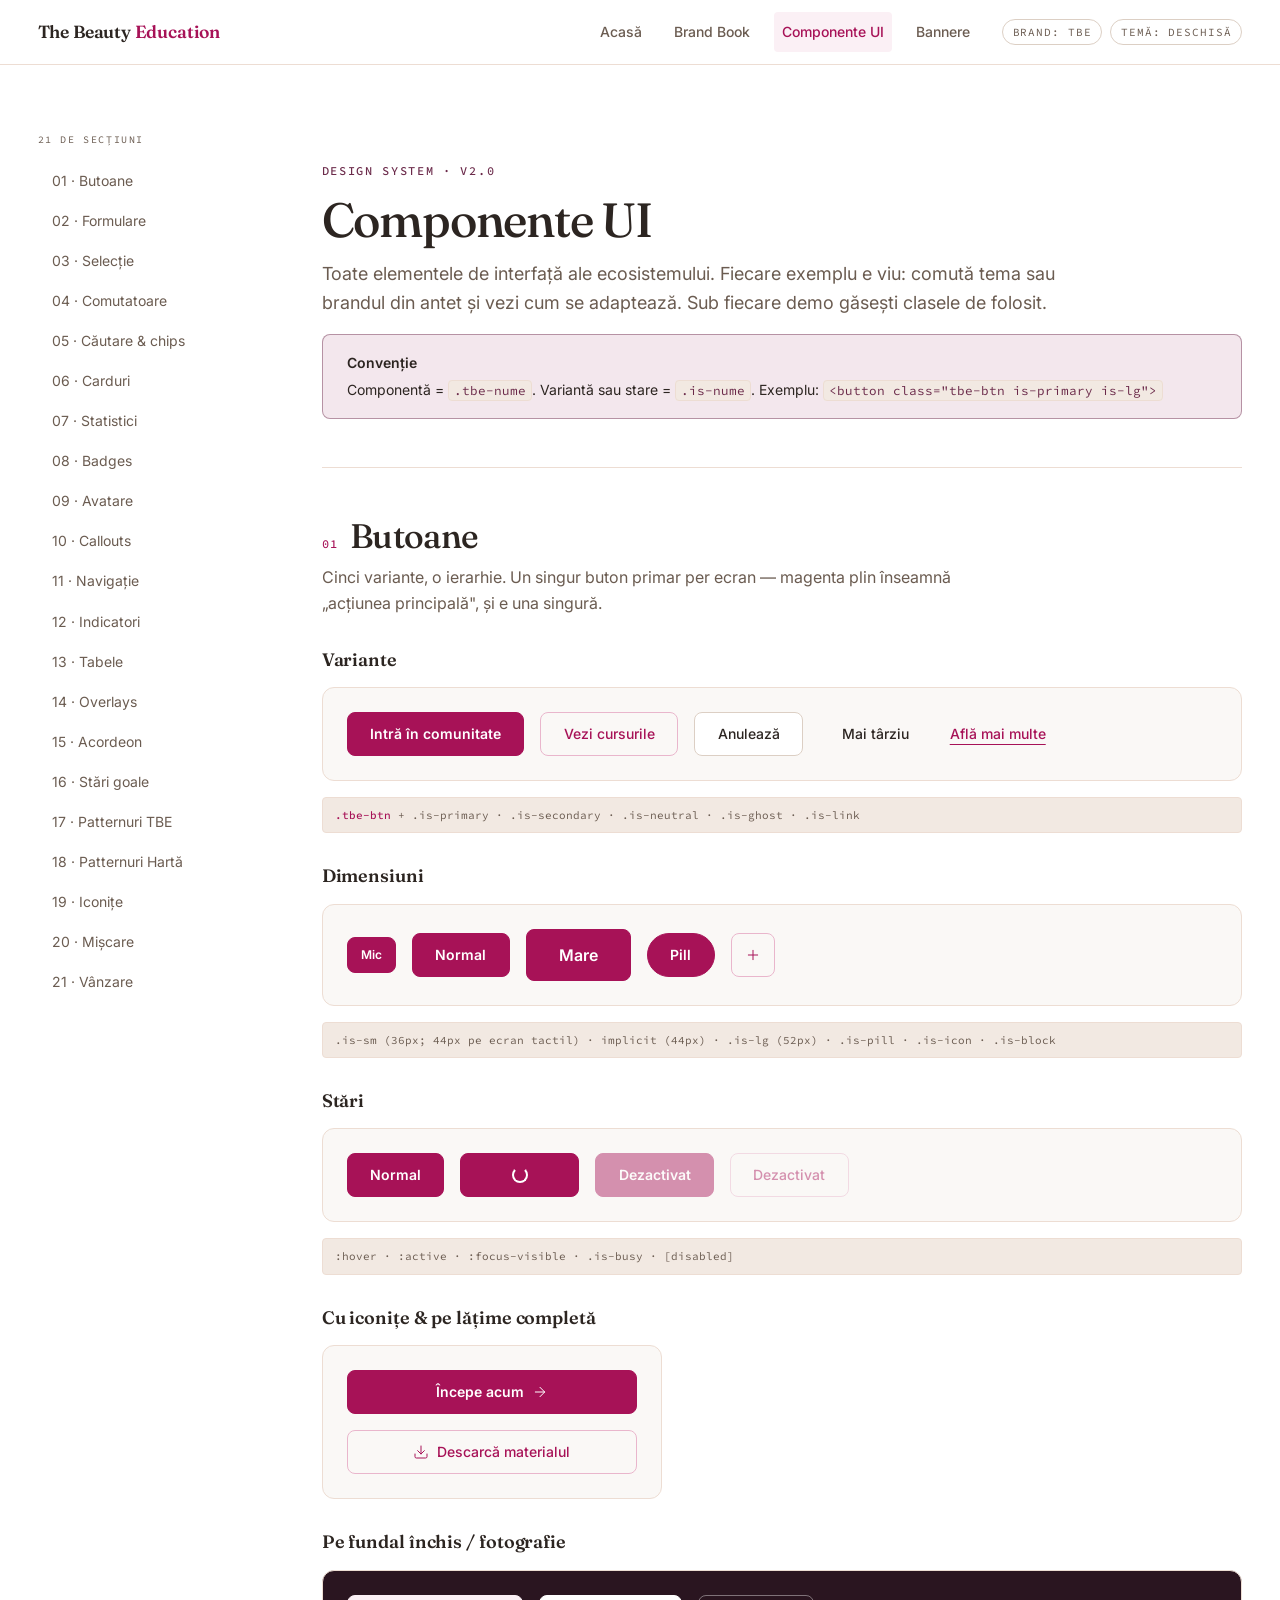
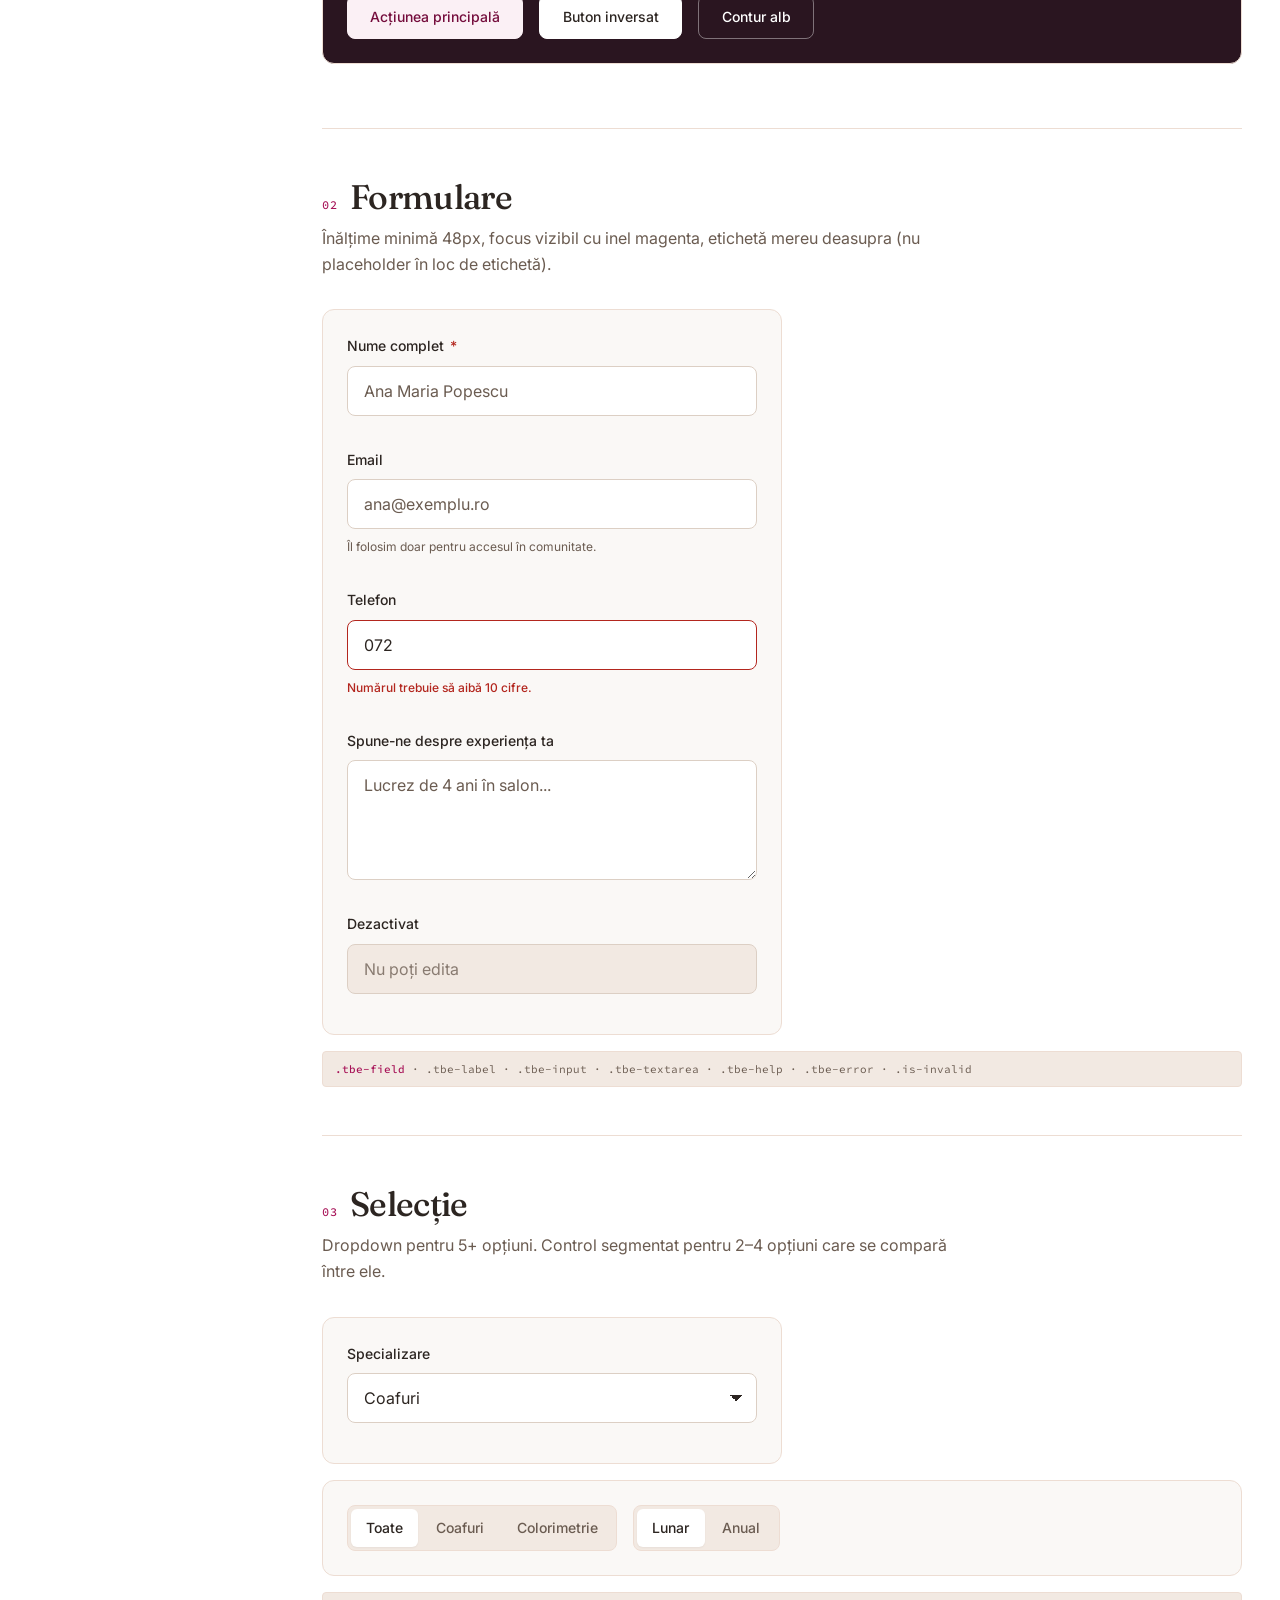
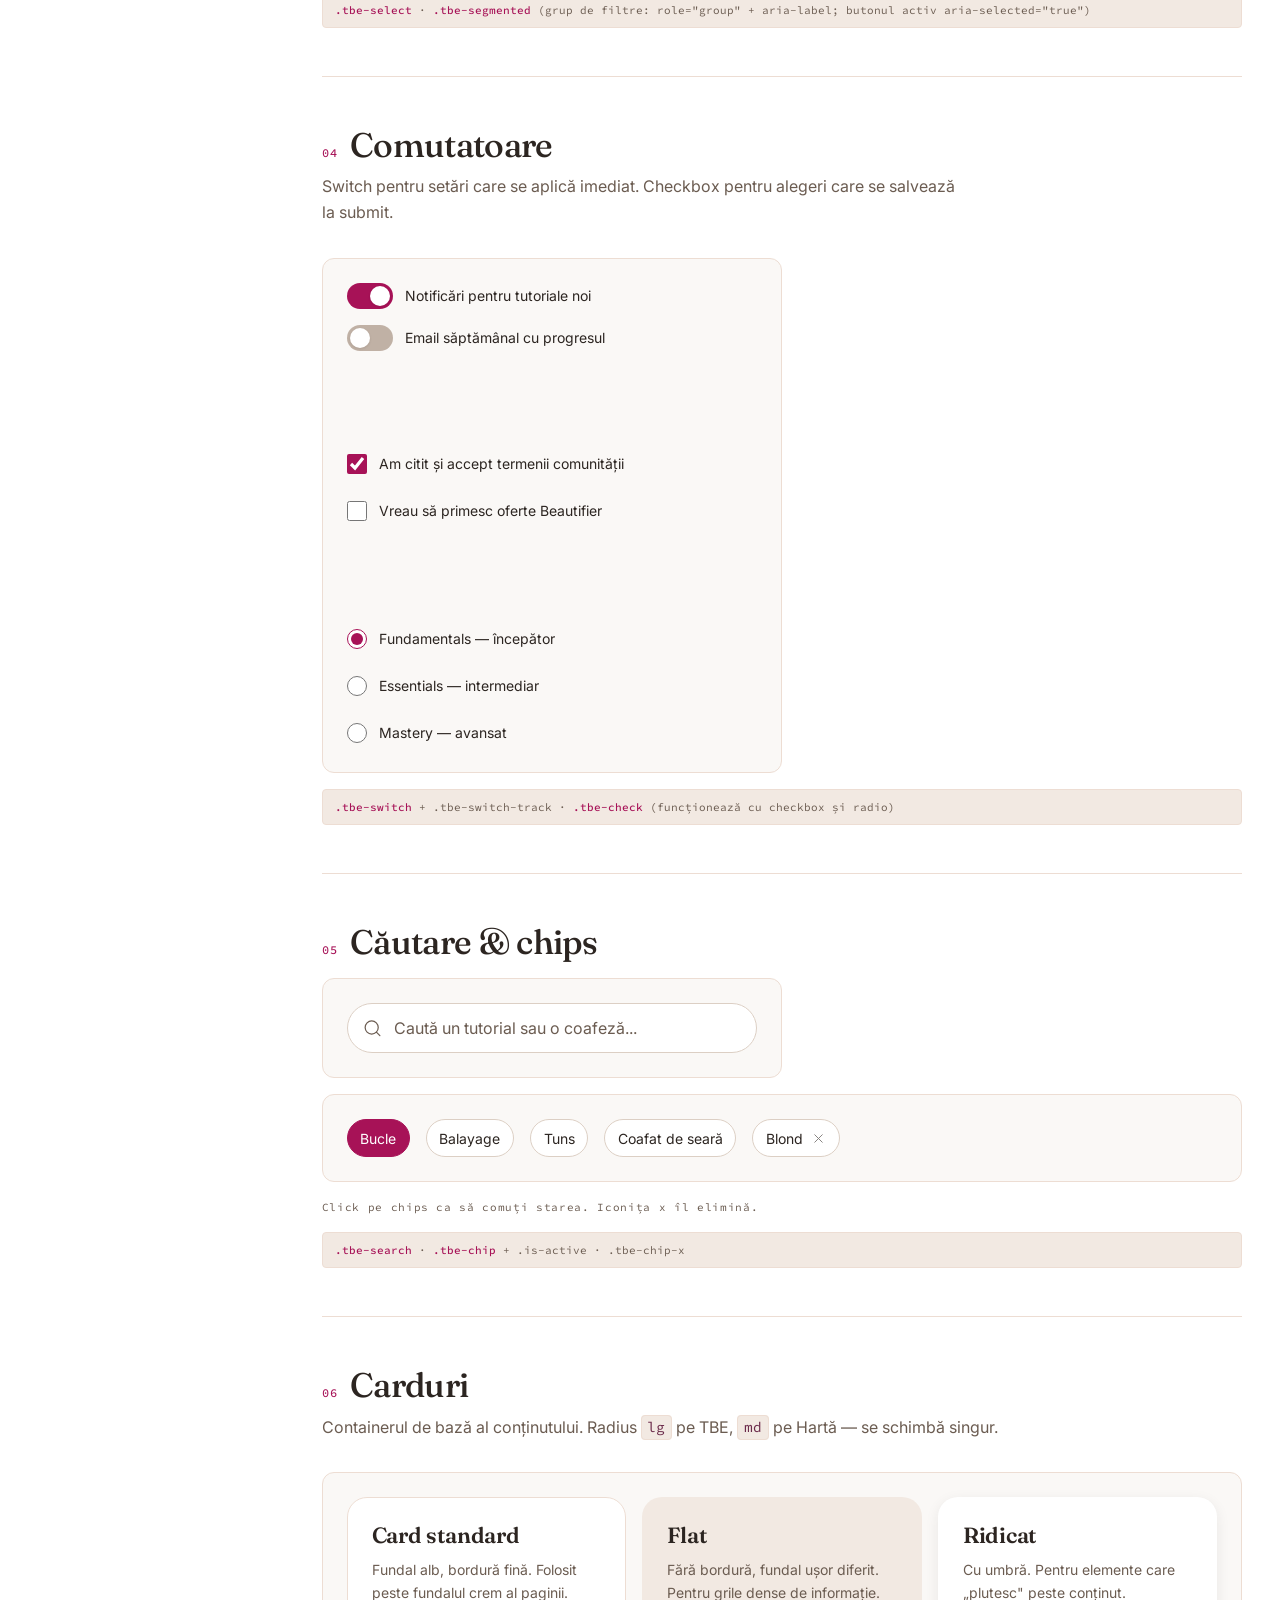
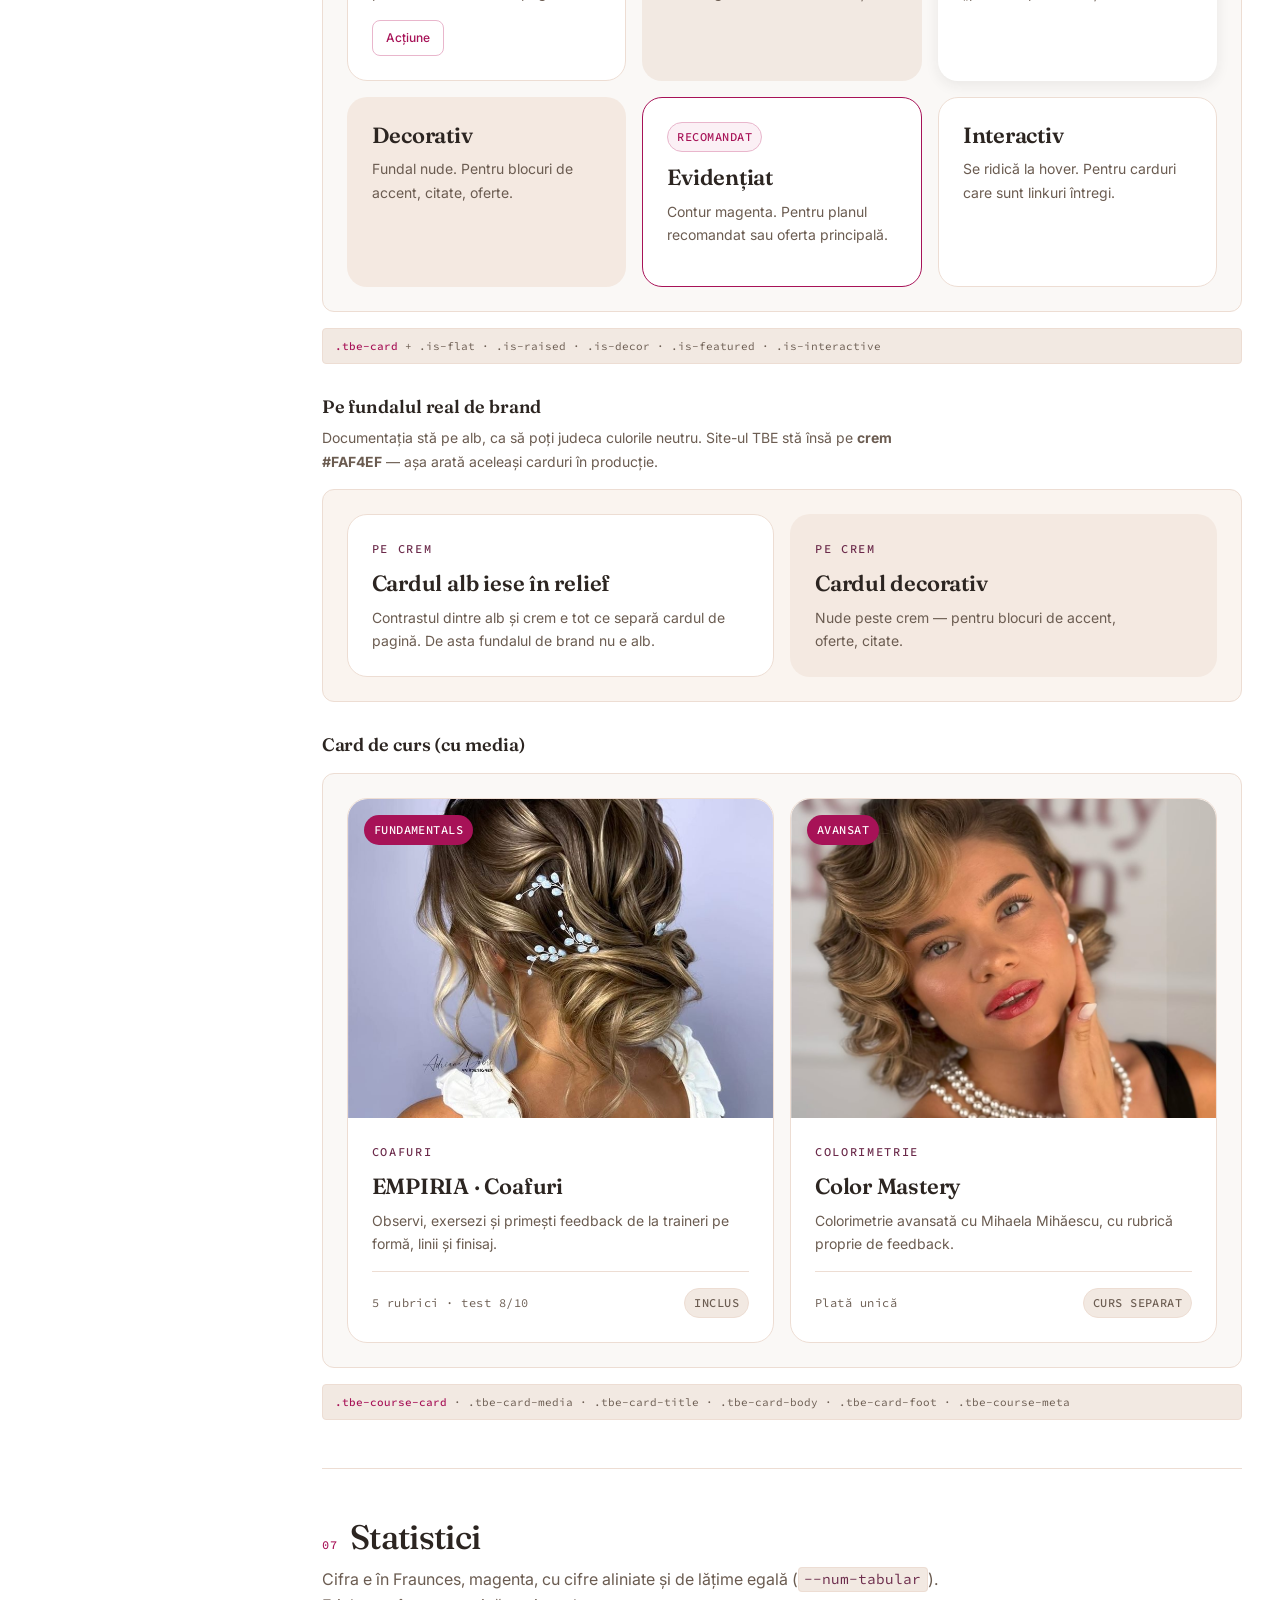
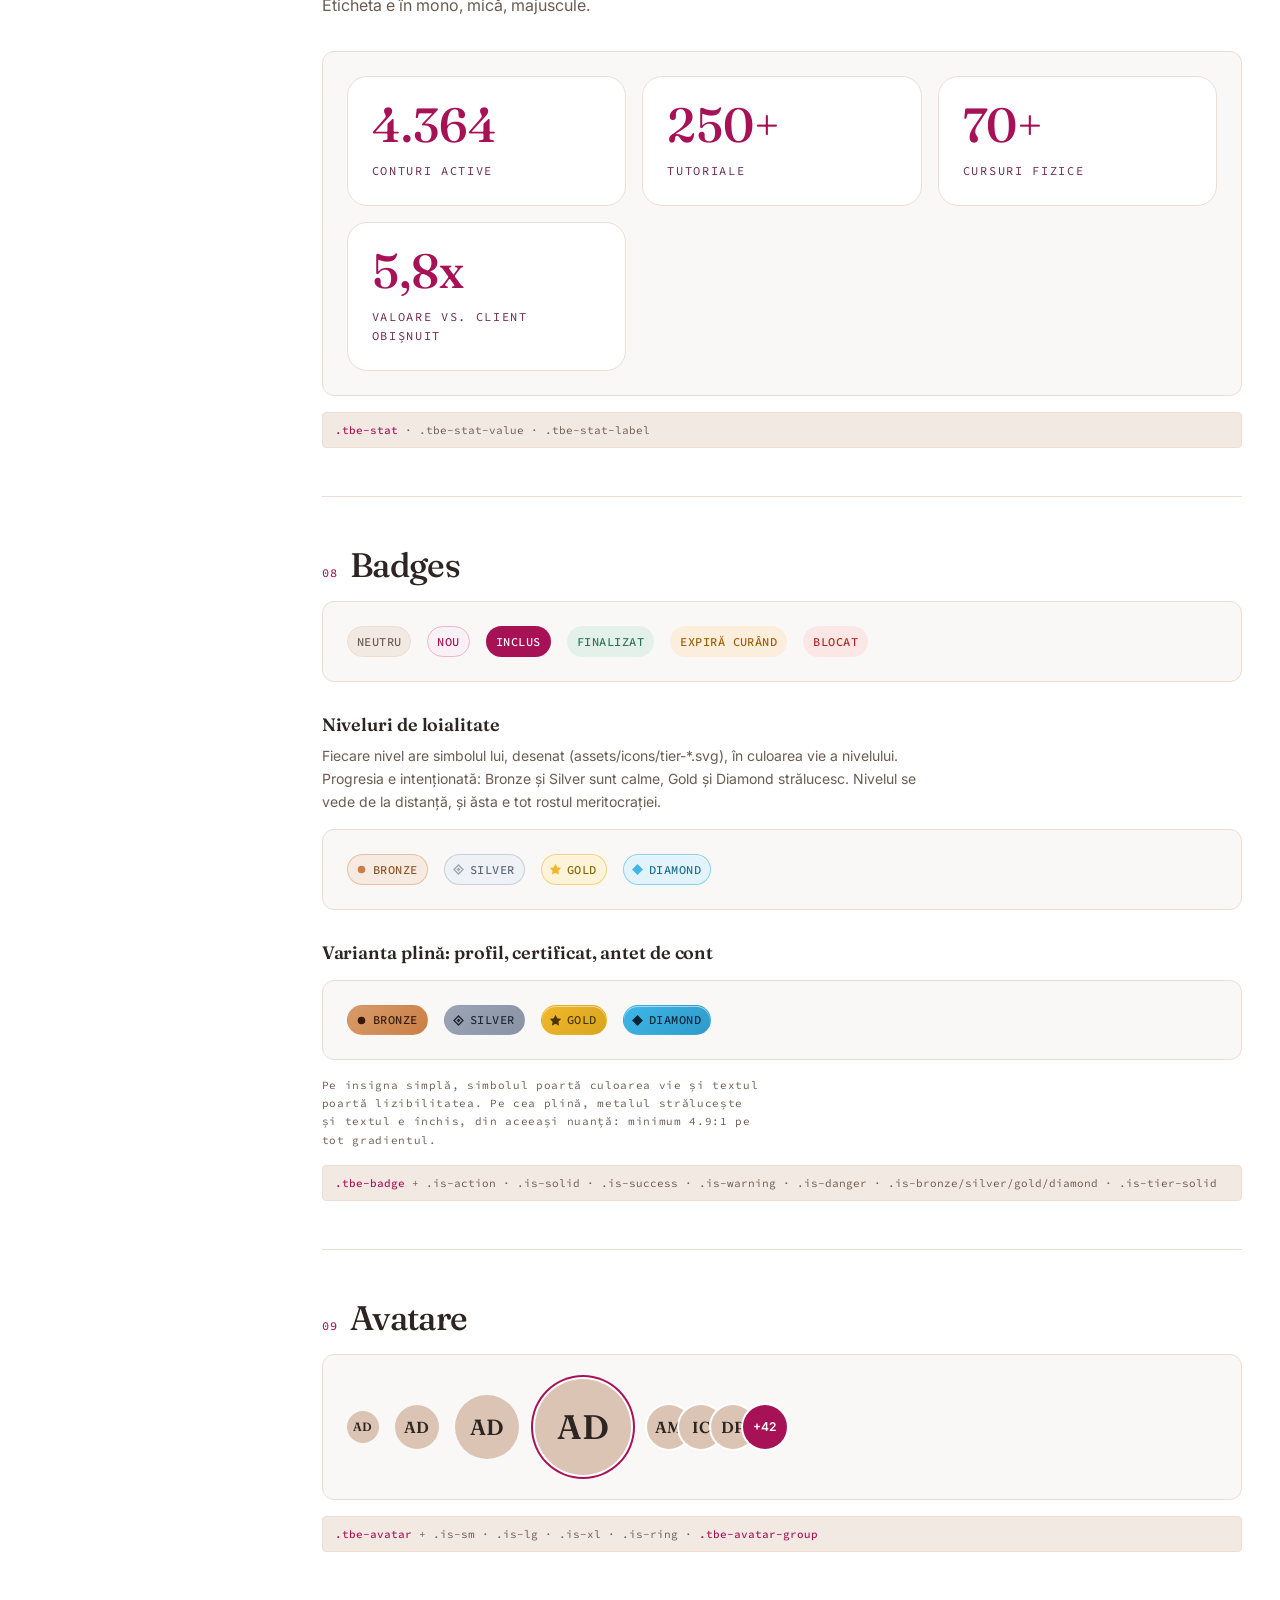
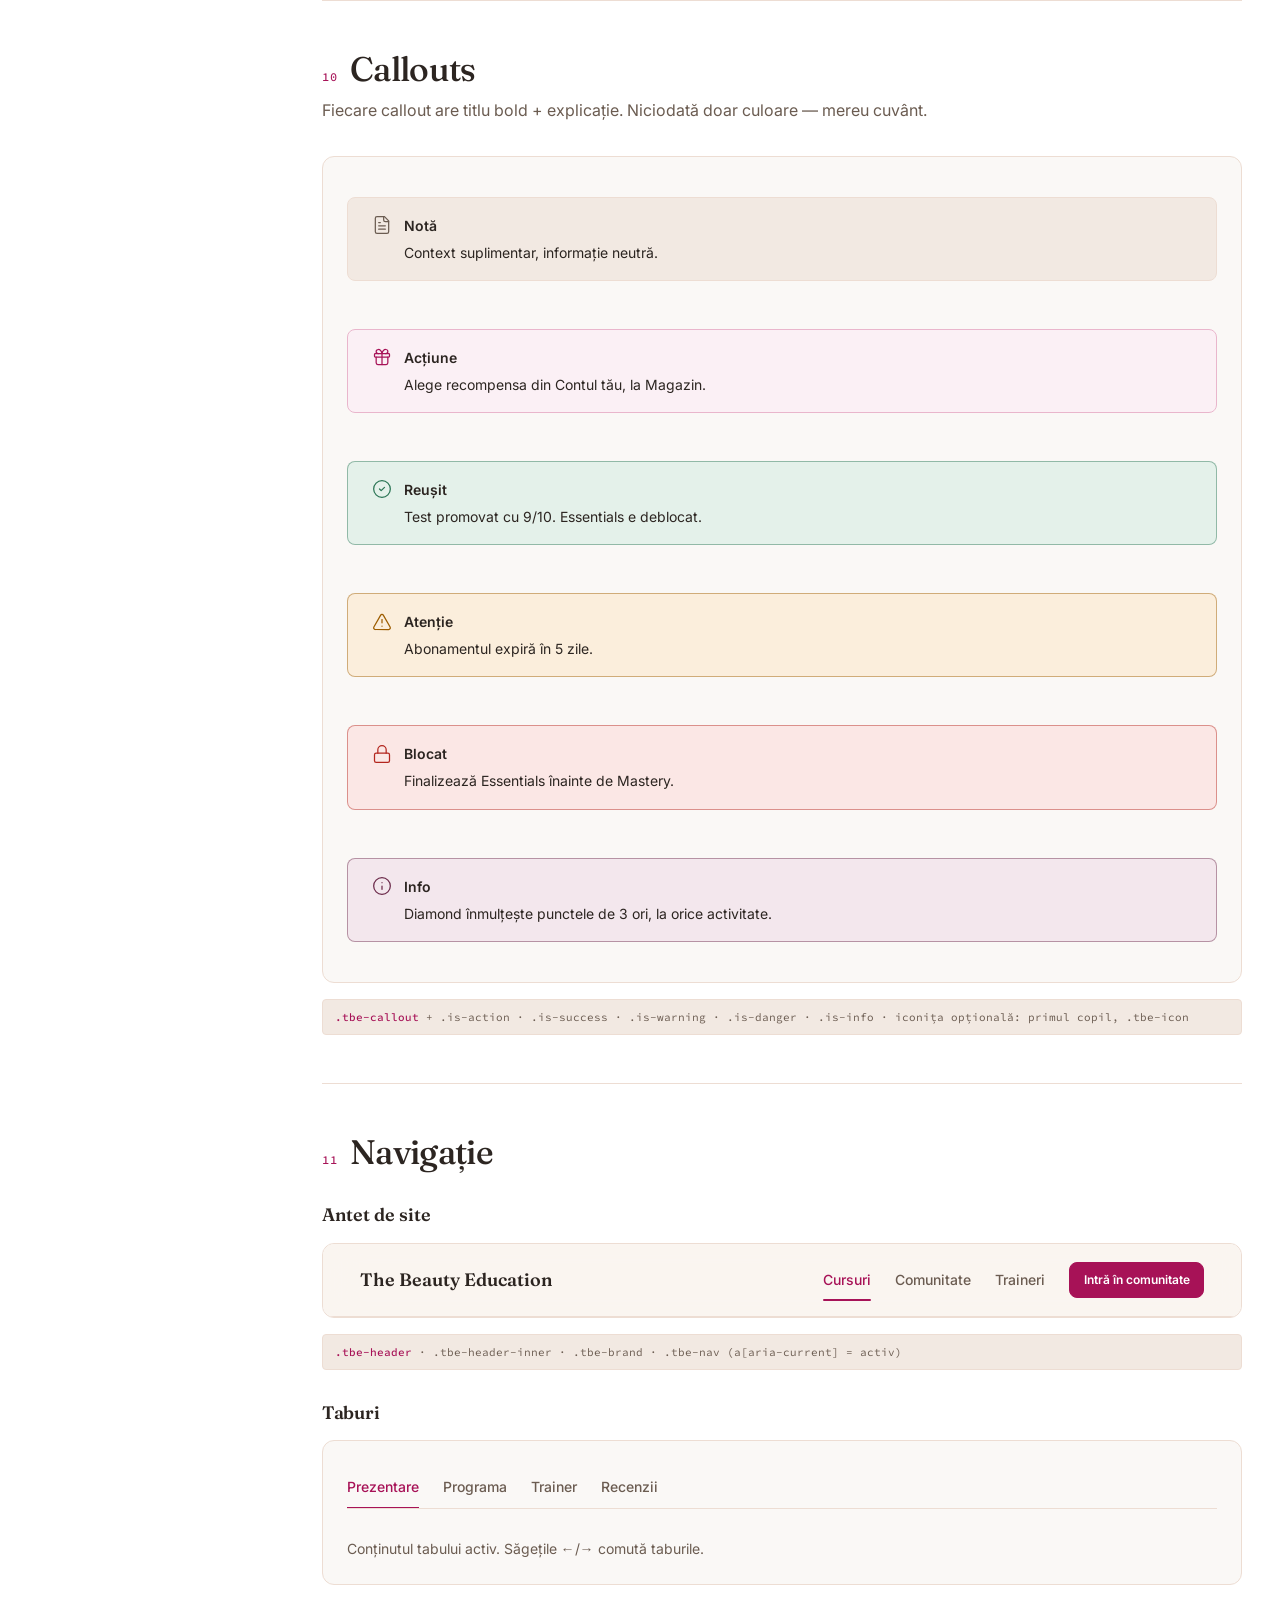
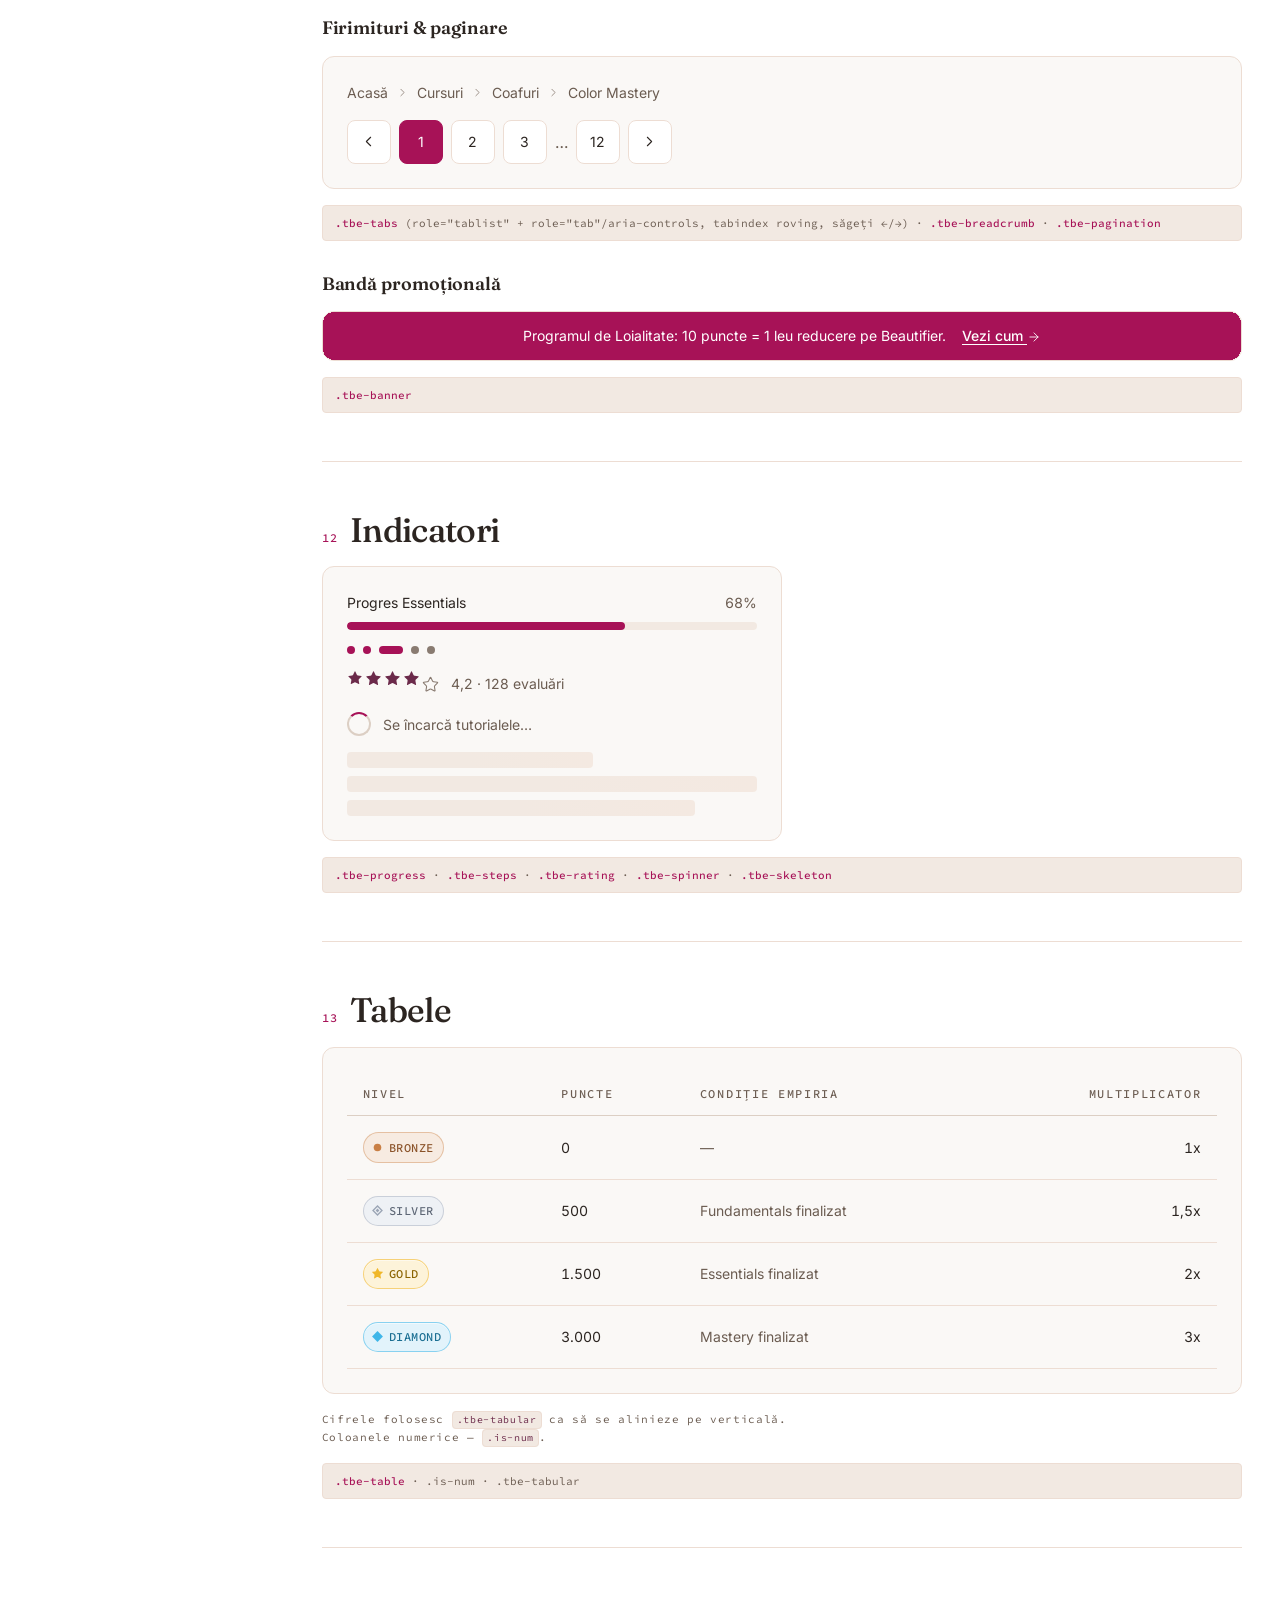
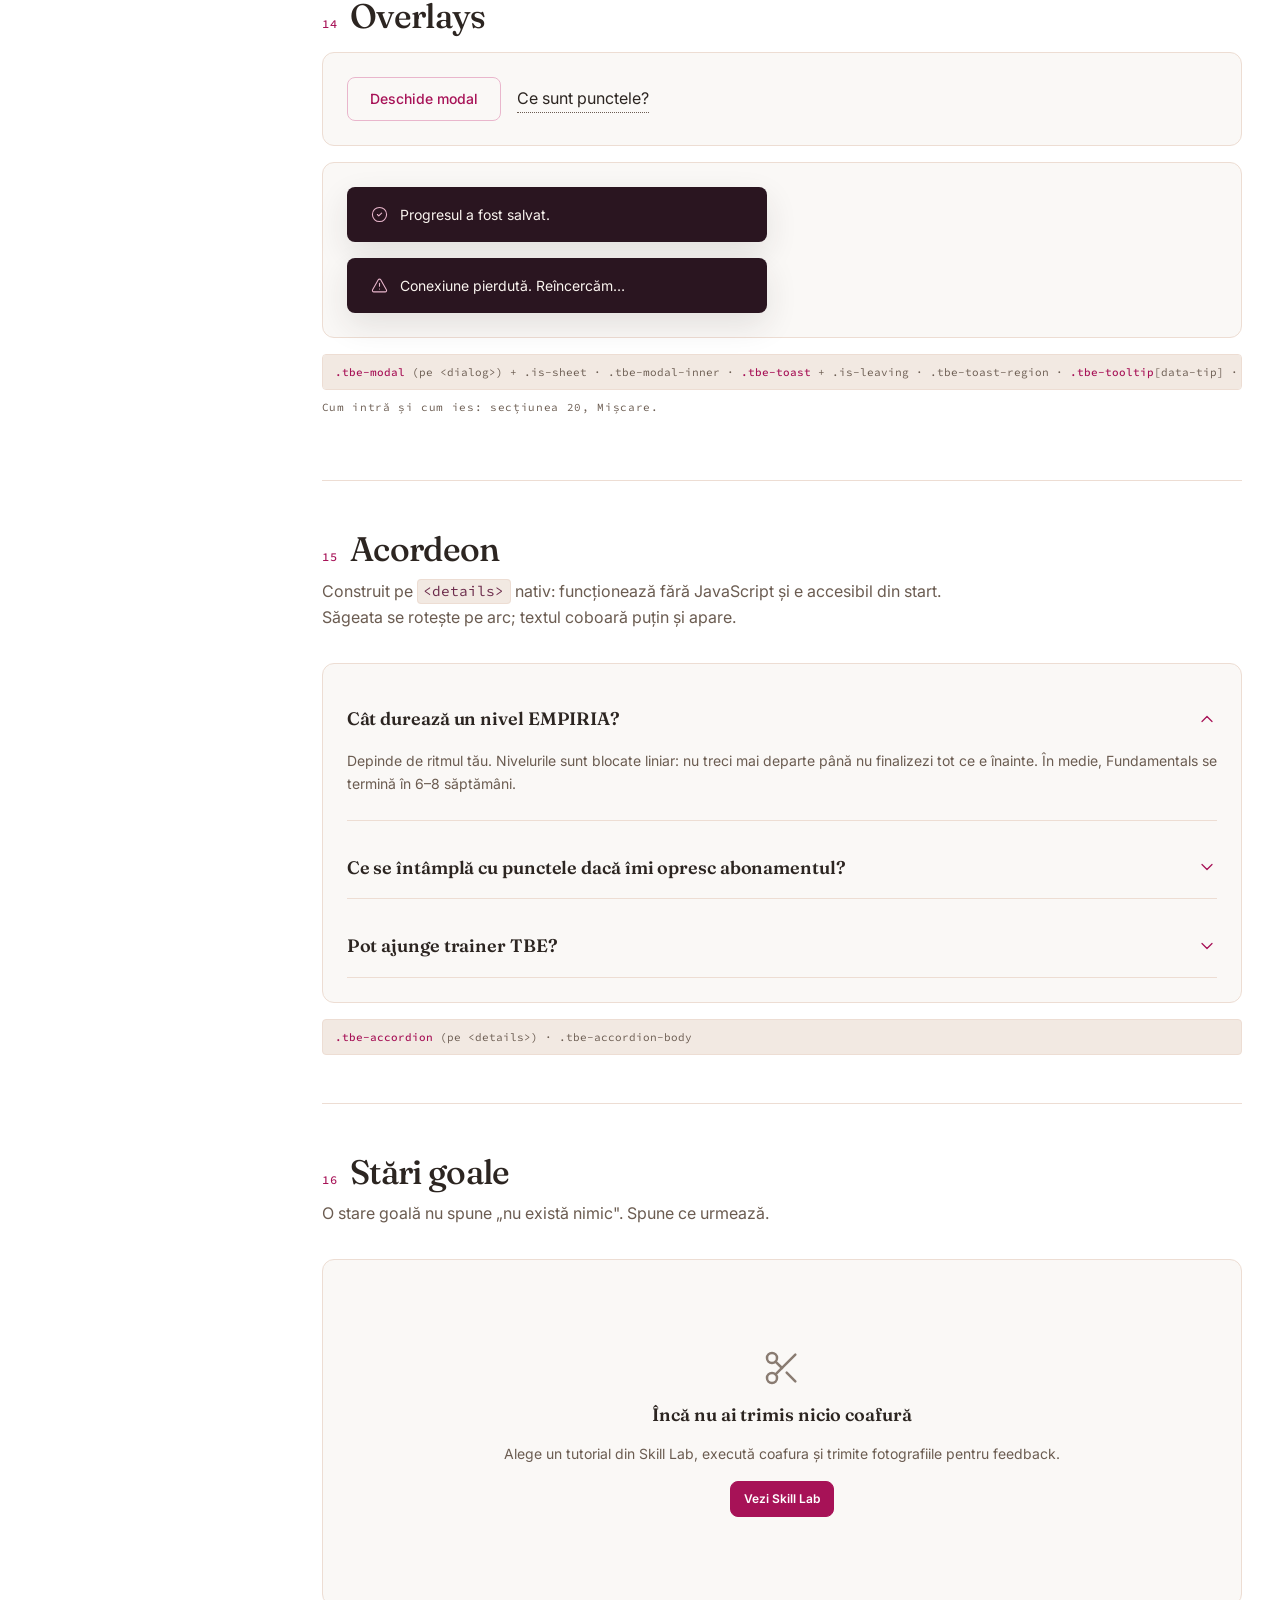
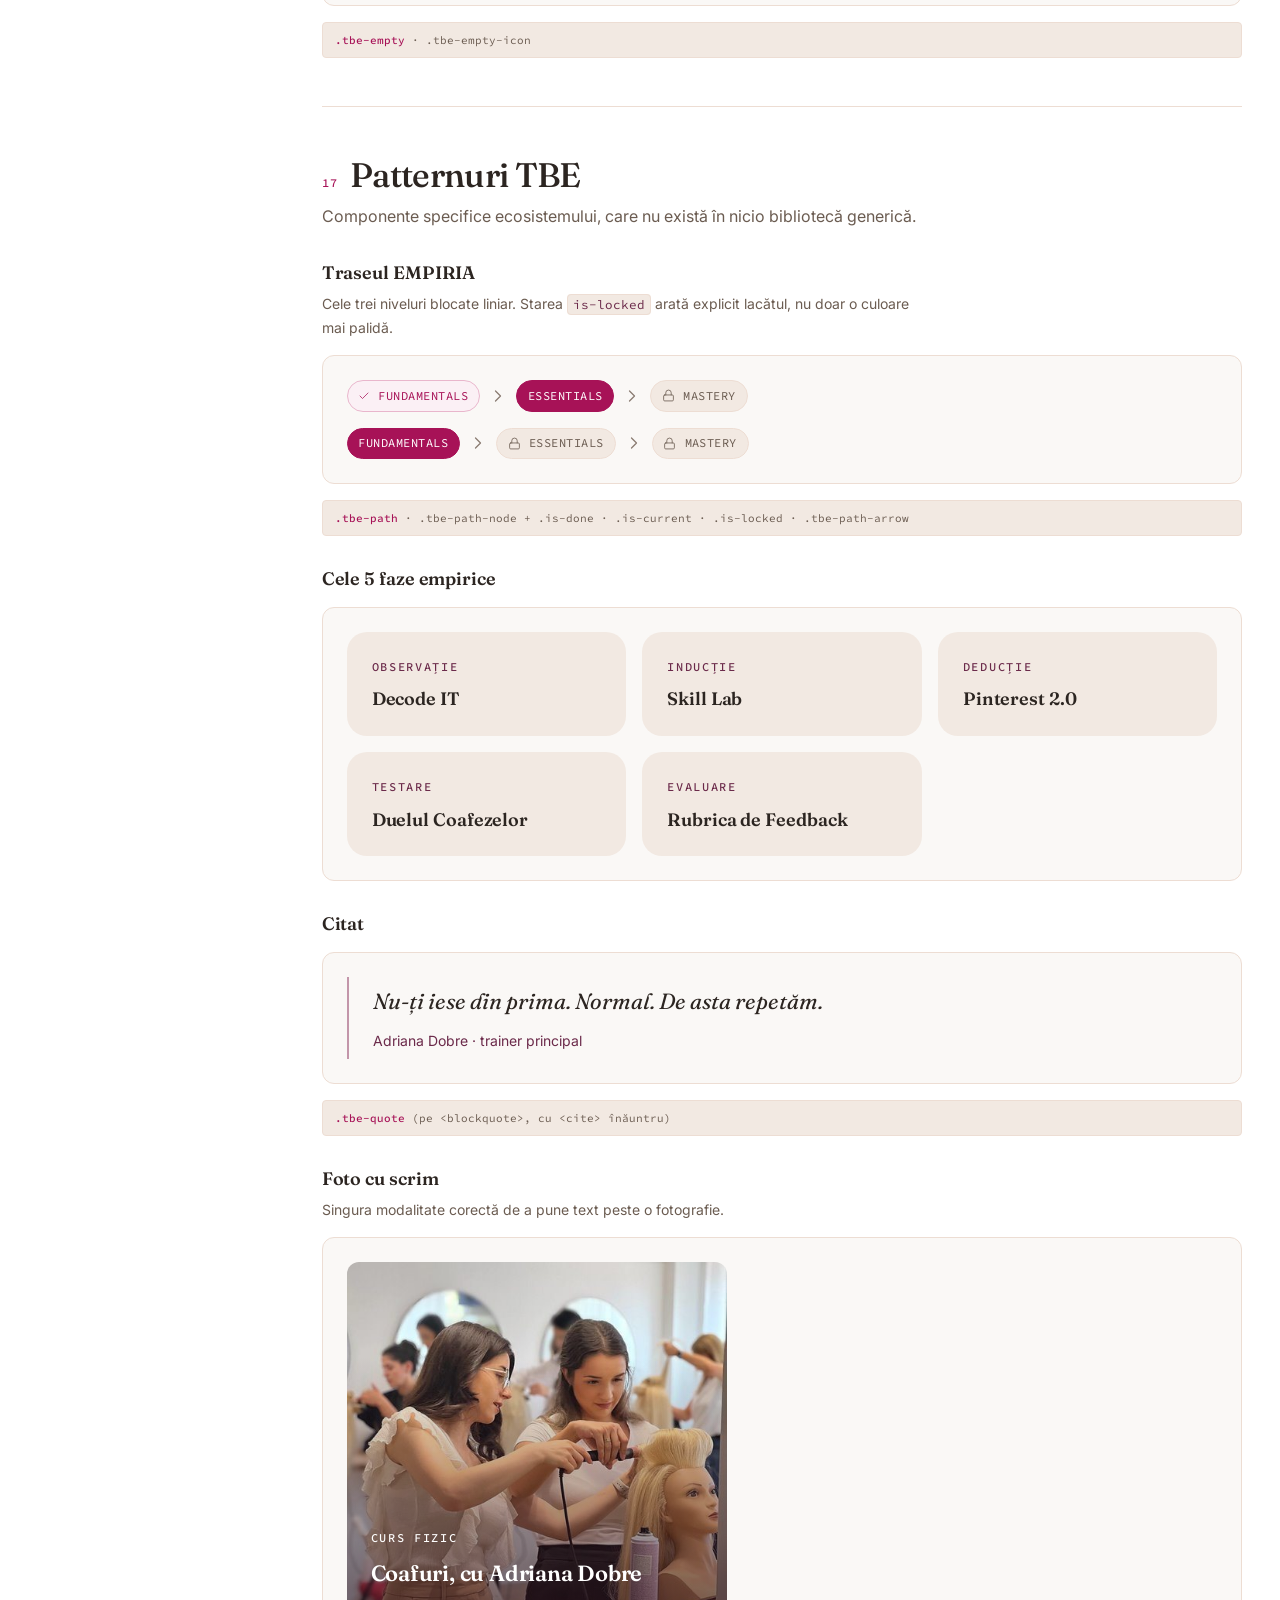
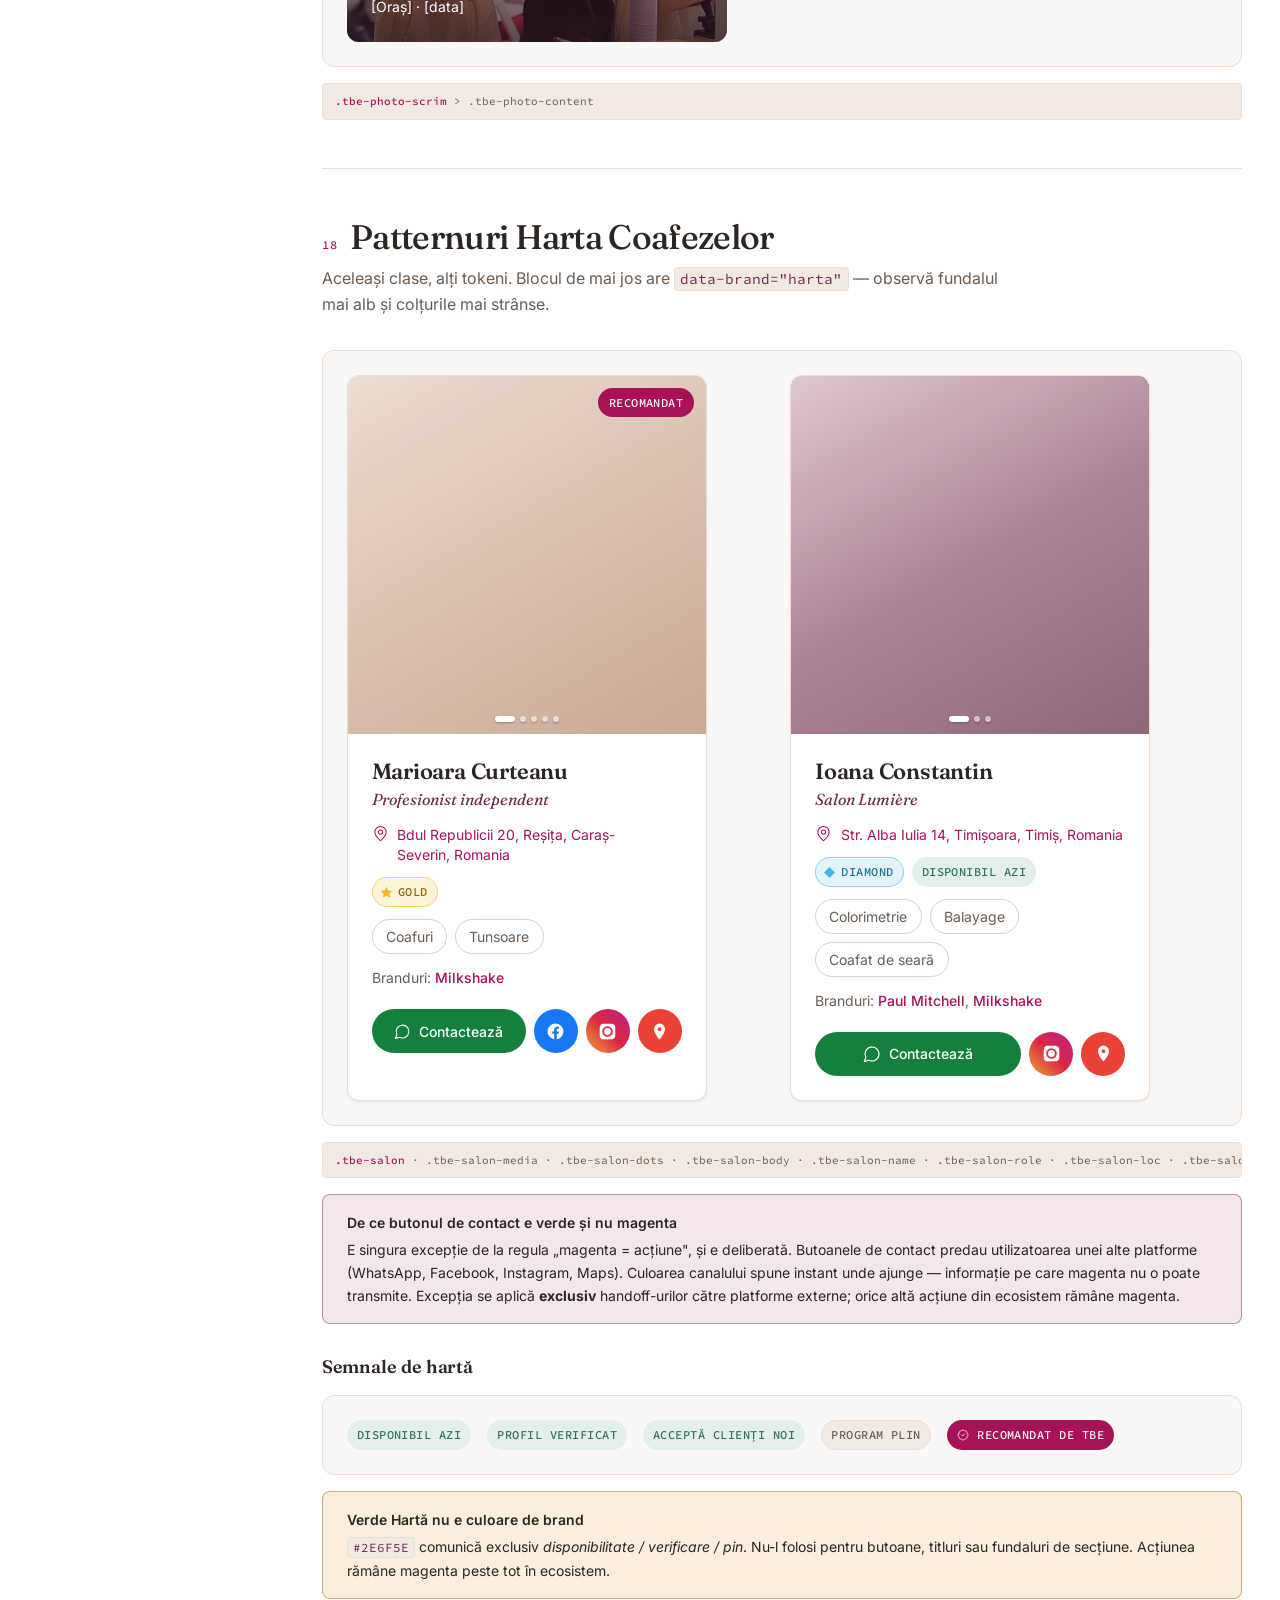
<file: ui.html>
<!doctype html>
<html lang="ro" data-theme="light">
<head>
<meta charset="utf-8">
<meta name="viewport" content="width=device-width, initial-scale=1">
<title>Componente UI — The Beauty Education</title>
<link rel="stylesheet" href="tokens/tokens.css">
<link rel="stylesheet" href="components.css">
<link rel="stylesheet" href="site.css">
</head>
<body class="ds-shell">

<header class="ds-topbar">
  <div class="ds-topbar-inner">
    <a class="ds-logo" href="index.html">The Beauty <span>Education</span></a>
    <nav class="ds-topnav">
      <a href="index.html">Acasă</a>
      <a href="brand-book.html">Brand Book</a>
      <a href="ui.html" aria-current="page">Componente UI</a>
      <a href="bannere.html">Bannere</a>
    </nav>
    <div class="ds-controls">
      <button class="ds-toggle" id="brandToggle" type="button">Brand: TBE</button>
      <button class="ds-toggle" id="themeToggle" type="button">Temă</button>
    </div>
  </div>
</header>

<div class="ds-layout">

  <aside class="ds-toc">
    <p class="ds-toc-title">21 de secțiuni</p>
    <ol>
      <li><a href="#butoane">01 · Butoane</a></li>
      <li><a href="#formulare">02 · Formulare</a></li>
      <li><a href="#selectie">03 · Selecție</a></li>
      <li><a href="#comutatoare">04 · Comutatoare</a></li>
      <li><a href="#cautare">05 · Căutare &amp; chips</a></li>
      <li><a href="#carduri">06 · Carduri</a></li>
      <li><a href="#statistici">07 · Statistici</a></li>
      <li><a href="#badges">08 · Badges</a></li>
      <li><a href="#avatare">09 · Avatare</a></li>
      <li><a href="#callouts">10 · Callouts</a></li>
      <li><a href="#navigatie">11 · Navigație</a></li>
      <li><a href="#indicatori">12 · Indicatori</a></li>
      <li><a href="#tabele">13 · Tabele</a></li>
      <li><a href="#overlays">14 · Overlays</a></li>
      <li><a href="#acordeon">15 · Acordeon</a></li>
      <li><a href="#goale">16 · Stări goale</a></li>
      <li><a href="#tbe">17 · Patternuri TBE</a></li>
      <li><a href="#harta">18 · Patternuri Hartă</a></li>
      <li><a href="#iconite">19 · Iconițe</a></li>
      <li><a href="#miscare">20 · Mișcare</a></li>
      <li><a href="#vanzare">21 · Vânzare</a></li>
    </ol>
  </aside>

  <main class="ds-main">

    <div class="ds-pagehead">
      <span class="tbe-kicker">Design System · v2.0</span>
      <h1 class="tbe-h1">Componente UI</h1>
      <p class="tbe-lead">Toate elementele de interfață ale ecosistemului. Fiecare exemplu e viu: comută tema sau brandul din antet și vezi cum se adaptează. Sub fiecare demo găsești clasele de folosit.</p>
      <div class="tbe-callout is-info">
        <div><strong>Convenție</strong>Componentă = <code>.tbe-nume</code>. Variantă sau stare = <code>.is-nume</code>. Exemplu: <code>&lt;button class="tbe-btn is-primary is-lg"&gt;</code></div>
      </div>
    </div>

    <!-- 01 BUTOANE -->
    <section class="ds-sec" id="butoane">
      <h2 class="tbe-h2"><span class="ds-num">01</span> Butoane</h2>
      <p class="ds-sec-intro">Cinci variante, o ierarhie. Un singur buton primar per ecran — magenta plin înseamnă „acțiunea principală", și e una singură.</p>

      <div class="ds-sub"><h3 class="tbe-h4">Variante</h3></div>
      <div class="ds-demo">
        <button class="tbe-btn is-primary">Intră în comunitate</button>
        <button class="tbe-btn is-secondary">Vezi cursurile</button>
        <button class="tbe-btn is-neutral">Anulează</button>
        <button class="tbe-btn is-ghost">Mai târziu</button>
        <button class="tbe-btn is-link">Află mai multe</button>
      </div>
      <div class="ds-classlist"><b>.tbe-btn</b> + .is-primary · .is-secondary · .is-neutral · .is-ghost · .is-link</div>

      <div class="ds-sub"><h3 class="tbe-h4">Dimensiuni</h3></div>
      <div class="ds-demo">
        <button class="tbe-btn is-primary is-sm">Mic</button>
        <button class="tbe-btn is-primary">Normal</button>
        <button class="tbe-btn is-primary is-lg">Mare</button>
        <button class="tbe-btn is-primary is-pill">Pill</button>
        <button class="tbe-btn is-secondary is-icon" aria-label="Adaugă"><span class="tbe-icon" data-icon="plus" aria-hidden="true"></span></button>
      </div>
      <div class="ds-classlist">.is-sm (36px; 44px pe ecran tactil) · implicit (44px) · .is-lg (52px) · .is-pill · .is-icon · .is-block</div>

      <div class="ds-sub"><h3 class="tbe-h4">Stări</h3></div>
      <div class="ds-demo">
        <button class="tbe-btn is-primary">Normal</button>
        <button class="tbe-btn is-primary is-busy">Se încarcă</button>
        <button class="tbe-btn is-primary" disabled>Dezactivat</button>
        <button class="tbe-btn is-secondary" disabled>Dezactivat</button>
      </div>
      <div class="ds-classlist">:hover · :active · :focus-visible · .is-busy · [disabled]</div>

      <div class="ds-sub"><h3 class="tbe-h4">Cu iconițe &amp; pe lățime completă</h3></div>
      <div class="ds-demo is-stack" style="max-width:340px">
        <button class="tbe-btn is-primary is-block">Începe acum <span class="tbe-icon" data-icon="arrow-right" aria-hidden="true"></span></button>
        <button class="tbe-btn is-secondary is-block"><span class="tbe-icon" data-icon="download" aria-hidden="true"></span> Descarcă materialul</button>
      </div>

      <div class="ds-sub"><h3 class="tbe-h4">Pe fundal închis / fotografie</h3></div>
      <div class="ds-demo is-dark">
        <button class="tbe-btn is-on-dark">Acțiunea principală</button>
        <button class="tbe-btn is-inverse">Buton inversat</button>
        <button class="tbe-btn is-secondary" style="--_fg:#fff;--_bd:rgba(255,255,255,.4)">Contur alb</button>
      </div>
    </section>

    <!-- 02 FORMULARE -->
    <section class="ds-sec" id="formulare">
      <h2 class="tbe-h2"><span class="ds-num">02</span> Formulare</h2>
      <p class="ds-sec-intro">Înălțime minimă 48px, focus vizibil cu inel magenta, etichetă mereu deasupra (nu placeholder în loc de etichetă).</p>

      <div class="ds-demo is-stack" style="max-width:460px">
        <div class="tbe-field">
          <label class="tbe-label" for="f1">Nume complet <span class="tbe-req">*</span></label>
          <input class="tbe-input" id="f1" type="text" placeholder="Ana Maria Popescu">
        </div>
        <div class="tbe-field">
          <label class="tbe-label" for="f2">Email</label>
          <input class="tbe-input" id="f2" type="email" placeholder="ana@exemplu.ro">
          <span class="tbe-help">Îl folosim doar pentru accesul în comunitate.</span>
        </div>
        <div class="tbe-field is-invalid">
          <label class="tbe-label" for="f3">Telefon</label>
          <input class="tbe-input" id="f3" type="tel" value="072" aria-invalid="true">
          <span class="tbe-error">Numărul trebuie să aibă 10 cifre.</span>
        </div>
        <div class="tbe-field">
          <label class="tbe-label" for="f4">Spune-ne despre experiența ta</label>
          <textarea class="tbe-textarea" id="f4" placeholder="Lucrez de 4 ani în salon..."></textarea>
        </div>
        <div class="tbe-field">
          <label class="tbe-label" for="f5">Dezactivat</label>
          <input class="tbe-input" id="f5" value="Nu poți edita" disabled>
        </div>
      </div>
      <div class="ds-classlist"><b>.tbe-field</b> · .tbe-label · .tbe-input · .tbe-textarea · .tbe-help · .tbe-error · .is-invalid</div>
    </section>

    <!-- 03 SELECȚIE -->
    <section class="ds-sec" id="selectie">
      <h2 class="tbe-h2"><span class="ds-num">03</span> Selecție</h2>
      <p class="ds-sec-intro">Dropdown pentru 5+ opțiuni. Control segmentat pentru 2–4 opțiuni care se compară între ele.</p>

      <div class="ds-demo is-stack" style="max-width:460px">
        <div class="tbe-field">
          <label class="tbe-label" for="s1">Specializare</label>
          <select class="tbe-select" id="s1">
            <option>Coafuri</option>
            <option>Colorimetrie (Vopsit)</option>
            <option>Makeup</option>
          </select>
        </div>
      </div>
      <div class="ds-demo">
        <div class="tbe-segmented" role="group" aria-label="Filtru categorie">
          <button aria-selected="true">Toate</button>
          <button aria-selected="false">Coafuri</button>
          <button aria-selected="false">Colorimetrie</button>
        </div>
        <div class="tbe-segmented" role="group" aria-label="Interval abonament">
          <button aria-selected="true">Lunar</button>
          <button aria-selected="false">Anual</button>
        </div>
      </div>
      <div class="ds-classlist"><b>.tbe-select</b> · <b>.tbe-segmented</b> (grup de filtre: role="group" + aria-label; butonul activ aria-selected="true")</div>
    </section>

    <!-- 04 COMUTATOARE -->
    <section class="ds-sec" id="comutatoare">
      <h2 class="tbe-h2"><span class="ds-num">04</span> Comutatoare</h2>
      <p class="ds-sec-intro">Switch pentru setări care se aplică imediat. Checkbox pentru alegeri care se salvează la submit.</p>

      <div class="ds-demo is-stack" style="max-width:460px">
        <label class="tbe-switch"><input type="checkbox" checked><span class="tbe-switch-track"></span> Notificări pentru tutoriale noi</label>
        <label class="tbe-switch"><input type="checkbox"><span class="tbe-switch-track"></span> Email săptămânal cu progresul</label>
        <hr class="tbe-divider">
        <label class="tbe-check"><input type="checkbox" checked> Am citit și accept termenii comunității</label>
        <label class="tbe-check"><input type="checkbox"> Vreau să primesc oferte Beautifier</label>
        <hr class="tbe-divider">
        <label class="tbe-check"><input type="radio" name="niv" checked> Fundamentals — începător</label>
        <label class="tbe-check"><input type="radio" name="niv"> Essentials — intermediar</label>
        <label class="tbe-check"><input type="radio" name="niv"> Mastery — avansat</label>
      </div>
      <div class="ds-classlist"><b>.tbe-switch</b> + .tbe-switch-track · <b>.tbe-check</b> (funcționează cu checkbox și radio)</div>
    </section>

    <!-- 05 CĂUTARE & CHIPS -->
    <section class="ds-sec" id="cautare">
      <h2 class="tbe-h2"><span class="ds-num">05</span> Căutare &amp; chips</h2>
      <div class="ds-demo is-stack" style="max-width:460px">
        <div class="tbe-search"><input class="tbe-input" type="search" placeholder="Caută un tutorial sau o coafeză..."></div>
      </div>
      <div class="ds-demo">
        <span class="tbe-chip is-active">Bucle</span>
        <span class="tbe-chip">Balayage</span>
        <span class="tbe-chip">Tuns</span>
        <span class="tbe-chip">Coafat de seară</span>
        <span class="tbe-chip">Blond <button class="tbe-chip-x" aria-label="Elimină"><span class="tbe-icon" data-icon="x" aria-hidden="true"></span></button></span>
      </div>
      <p class="ds-note">Click pe chips ca să comuți starea. Iconița x îl elimină.</p>
      <div class="ds-classlist"><b>.tbe-search</b> · <b>.tbe-chip</b> + .is-active · .tbe-chip-x</div>
    </section>

    <!-- 06 CARDURI -->
    <section class="ds-sec" id="carduri">
      <h2 class="tbe-h2"><span class="ds-num">06</span> Carduri</h2>
      <p class="ds-sec-intro">Containerul de bază al conținutului. Radius <code>lg</code> pe TBE, <code>md</code> pe Hartă — se schimbă singur.</p>

      <div class="ds-demo is-grid">
        <div class="tbe-card">
          <h3 class="tbe-card-title">Card standard</h3>
          <p class="tbe-card-body">Fundal alb, bordură fină. Folosit peste fundalul crem al paginii.</p>
          <button class="tbe-btn is-secondary is-sm">Acțiune</button>
        </div>
        <div class="tbe-card is-flat">
          <h3 class="tbe-card-title">Flat</h3>
          <p class="tbe-card-body">Fără bordură, fundal ușor diferit. Pentru grile dense de informație.</p>
        </div>
        <div class="tbe-card is-raised">
          <h3 class="tbe-card-title">Ridicat</h3>
          <p class="tbe-card-body">Cu umbră. Pentru elemente care „plutesc" peste conținut.</p>
        </div>
        <div class="tbe-card is-decor">
          <h3 class="tbe-card-title">Decorativ</h3>
          <p class="tbe-card-body">Fundal nude. Pentru blocuri de accent, citate, oferte.</p>
        </div>
        <div class="tbe-card is-featured">
          <span class="tbe-badge is-action">Recomandat</span>
          <h3 class="tbe-card-title" style="margin-top:var(--sp-3)">Evidențiat</h3>
          <p class="tbe-card-body">Contur magenta. Pentru planul recomandat sau oferta principală.</p>
        </div>
        <div class="tbe-card is-interactive">
          <h3 class="tbe-card-title">Interactiv</h3>
          <p class="tbe-card-body">Se ridică la hover. Pentru carduri care sunt linkuri întregi.</p>
        </div>
      </div>
      <div class="ds-classlist"><b>.tbe-card</b> + .is-flat · .is-raised · .is-decor · .is-featured · .is-interactive</div>

      <div class="ds-sub"><h3 class="tbe-h4">Pe fundalul real de brand</h3><p>Documentația stă pe alb, ca să poți judeca culorile neutru. Site-ul TBE stă însă pe <b>crem #FAF4EF</b> — așa arată aceleași carduri în producție.</p></div>
      <div class="ds-demo is-brand-bg is-grid">
        <div class="tbe-card">
          <span class="tbe-kicker">Pe crem</span>
          <h3 class="tbe-card-title">Cardul alb iese în relief</h3>
          <p class="tbe-card-body tbe-mb-0">Contrastul dintre alb și crem e tot ce separă cardul de pagină. De asta fundalul de brand nu e alb.</p>
        </div>
        <div class="tbe-card is-decor">
          <span class="tbe-kicker">Pe crem</span>
          <h3 class="tbe-card-title">Cardul decorativ</h3>
          <p class="tbe-card-body tbe-mb-0">Nude peste crem — pentru blocuri de accent, oferte, citate.</p>
        </div>
      </div>

      <div class="ds-sub"><h3 class="tbe-h4">Card de curs (cu media)</h3></div>
      <div class="ds-demo is-grid">
        <div class="tbe-card is-interactive tbe-course-card">
          <span class="tbe-badge is-solid tbe-course-level">Fundamentals</span>
          <div class="tbe-card-media"><img src="assets/foto/coc-mireasa.jpg" alt="Coc de mireasă, văzut din spate" loading="lazy" style="object-position:50% 30%"></div>
          <span class="tbe-kicker">Coafuri</span>
          <h3 class="tbe-card-title">EMPIRIA · Coafuri</h3>
          <p class="tbe-card-body">Observi, exersezi și primești feedback de la traineri pe formă, linii și finisaj.</p>
          <div class="tbe-card-foot">
            <span class="tbe-course-meta">5 rubrici · test 8/10</span>
            <span class="tbe-badge">Inclus</span>
          </div>
        </div>
        <div class="tbe-card is-interactive tbe-course-card">
          <span class="tbe-badge is-solid tbe-course-level">Avansat</span>
          <div class="tbe-card-media"><img src="assets/foto/valuri-retro.jpg" alt="Valuri retro pe păr blond" loading="lazy" style="object-position:50% 25%"></div>
          <span class="tbe-kicker">Colorimetrie</span>
          <h3 class="tbe-card-title">Color Mastery</h3>
          <p class="tbe-card-body">Colorimetrie avansată cu Mihaela Mihăescu, cu rubrică proprie de feedback.</p>
          <div class="tbe-card-foot">
            <span class="tbe-course-meta">Plată unică</span>
            <span class="tbe-badge">Curs separat</span>
          </div>
        </div>
      </div>
      <div class="ds-classlist"><b>.tbe-course-card</b> · .tbe-card-media · .tbe-card-title · .tbe-card-body · .tbe-card-foot · .tbe-course-meta</div>
    </section>

    <!-- 07 STATISTICI -->
    <section class="ds-sec" id="statistici">
      <h2 class="tbe-h2"><span class="ds-num">07</span> Statistici</h2>
      <p class="ds-sec-intro">Cifra e în Fraunces, magenta, cu cifre aliniate și de lățime egală (<code>--num-tabular</code>). Eticheta e în mono, mică, majuscule.</p>
      <div class="ds-demo is-grid">
        <div class="tbe-stat"><div class="tbe-stat-value">4.364</div><div class="tbe-stat-label">Conturi active</div></div>
        <div class="tbe-stat"><div class="tbe-stat-value">250+</div><div class="tbe-stat-label">Tutoriale</div></div>
        <div class="tbe-stat"><div class="tbe-stat-value">70+</div><div class="tbe-stat-label">Cursuri fizice</div></div>
        <div class="tbe-stat"><div class="tbe-stat-value">5,8x</div><div class="tbe-stat-label">Valoare vs. client obișnuit</div></div>
      </div>
      <div class="ds-classlist"><b>.tbe-stat</b> · .tbe-stat-value · .tbe-stat-label</div>
    </section>

    <!-- 08 BADGES -->
    <section class="ds-sec" id="badges">
      <h2 class="tbe-h2"><span class="ds-num">08</span> Badges</h2>
      <div class="ds-demo">
        <span class="tbe-badge">Neutru</span>
        <span class="tbe-badge is-action">Nou</span>
        <span class="tbe-badge is-solid">Inclus</span>
        <span class="tbe-badge is-success">Finalizat</span>
        <span class="tbe-badge is-warning">Expiră curând</span>
        <span class="tbe-badge is-danger">Blocat</span>
      </div>
      <div class="ds-sub"><h3 class="tbe-h4">Niveluri de loialitate</h3><p>Fiecare nivel are simbolul lui, desenat (assets/icons/tier-*.svg), în culoarea vie a nivelului. Progresia e intenționată: Bronze și Silver sunt calme, Gold și Diamond strălucesc. Nivelul se vede de la distanță, și ăsta e tot rostul meritocrației.</p></div>
      <div class="ds-demo">
        <span class="tbe-badge is-bronze">Bronze</span>
        <span class="tbe-badge is-silver">Silver</span>
        <span class="tbe-badge is-gold">Gold</span>
        <span class="tbe-badge is-diamond">Diamond</span>
      </div>
      <div class="ds-sub"><h4 class="tbe-h4">Varianta plină: profil, certificat, antet de cont</h4></div>
      <div class="ds-demo">
        <span class="tbe-badge is-bronze is-tier-solid">Bronze</span>
        <span class="tbe-badge is-silver is-tier-solid">Silver</span>
        <span class="tbe-badge is-gold is-tier-solid">Gold</span>
        <span class="tbe-badge is-diamond is-tier-solid">Diamond</span>
      </div>
      <p class="ds-note">Pe insigna simplă, simbolul poartă culoarea vie și textul poartă lizibilitatea. Pe cea plină, metalul strălucește și textul e închis, din aceeași nuanță: minimum 4.9:1 pe tot gradientul.</p>
      <div class="ds-classlist"><b>.tbe-badge</b> + .is-action · .is-solid · .is-success · .is-warning · .is-danger · .is-bronze/silver/gold/diamond · .is-tier-solid</div>
    </section>

    <!-- 09 AVATARE -->
    <section class="ds-sec" id="avatare">
      <h2 class="tbe-h2"><span class="ds-num">09</span> Avatare</h2>
      <div class="ds-demo">
        <span class="tbe-avatar is-sm">AD</span>
        <span class="tbe-avatar">AD</span>
        <span class="tbe-avatar is-lg">AD</span>
        <span class="tbe-avatar is-xl is-ring">AD</span>
        <div class="tbe-avatar-group">
          <span class="tbe-avatar">AM</span>
          <span class="tbe-avatar">IC</span>
          <span class="tbe-avatar">DP</span>
          <span class="tbe-avatar" style="background:var(--tbe-action);color:var(--tbe-text-on-action);font-family:var(--font-body);font-size:12px">+42</span>
        </div>
      </div>
      <div class="ds-classlist"><b>.tbe-avatar</b> + .is-sm · .is-lg · .is-xl · .is-ring · <b>.tbe-avatar-group</b></div>
    </section>

    <!-- 10 CALLOUTS -->
    <section class="ds-sec" id="callouts">
      <h2 class="tbe-h2"><span class="ds-num">10</span> Callouts</h2>
      <p class="ds-sec-intro">Fiecare callout are titlu bold + explicație. Niciodată doar culoare — mereu cuvânt.</p>
      <div class="ds-demo is-stack">
        <div class="tbe-callout"><span class="tbe-icon" data-icon="file-text" aria-hidden="true"></span><div><strong>Notă</strong>Context suplimentar, informație neutră.</div></div>
        <div class="tbe-callout is-action"><span class="tbe-icon" data-icon="gift" aria-hidden="true"></span><div><strong>Acțiune</strong>Alege recompensa din Contul tău, la Magazin.</div></div>
        <div class="tbe-callout is-success"><span class="tbe-icon" data-icon="circle-check" aria-hidden="true"></span><div><strong>Reușit</strong>Test promovat cu 9/10. Essentials e deblocat.</div></div>
        <div class="tbe-callout is-warning"><span class="tbe-icon" data-icon="triangle-alert" aria-hidden="true"></span><div><strong>Atenție</strong>Abonamentul expiră în 5 zile.</div></div>
        <div class="tbe-callout is-danger"><span class="tbe-icon" data-icon="lock" aria-hidden="true"></span><div><strong>Blocat</strong>Finalizează Essentials înainte de Mastery.</div></div>
        <div class="tbe-callout is-info"><span class="tbe-icon" data-icon="info" aria-hidden="true"></span><div><strong>Info</strong>Diamond înmulțește punctele de 3 ori, la orice activitate.</div></div>
      </div>
      <div class="ds-classlist"><b>.tbe-callout</b> + .is-action · .is-success · .is-warning · .is-danger · .is-info · iconița opțională: primul copil, .tbe-icon</div>
    </section>

    <!-- 11 NAVIGAȚIE -->
    <section class="ds-sec" id="navigatie">
      <h2 class="tbe-h2"><span class="ds-num">11</span> Navigație</h2>

      <div class="ds-sub"><h3 class="tbe-h4">Antet de site</h3></div>
      <div class="ds-demo is-stack" style="padding:0;overflow:hidden">
        <div class="tbe-header" style="position:static">
          <div class="tbe-container tbe-header-inner">
            <a class="tbe-brand" href="#navigatie">The Beauty Education</a>
            <nav class="tbe-nav">
              <a href="#navigatie" aria-current="page">Cursuri</a>
              <a href="#navigatie">Comunitate</a>
              <a href="#navigatie">Traineri</a>
              <a class="tbe-btn is-primary is-sm" href="#navigatie">Intră în comunitate</a>
            </nav>
          </div>
        </div>
      </div>
      <div class="ds-classlist"><b>.tbe-header</b> · .tbe-header-inner · .tbe-brand · .tbe-nav (a[aria-current] = activ)</div>

      <div class="ds-sub"><h3 class="tbe-h4">Taburi</h3></div>
      <div class="ds-demo is-stack">
        <div class="tbe-tabs" role="tablist" aria-label="Detalii curs">
          <button role="tab" id="tab-prez" aria-selected="true" aria-controls="panel-prez" tabindex="0">Prezentare</button>
          <button role="tab" id="tab-prog" aria-selected="false" aria-controls="panel-prog" tabindex="-1">Programa</button>
          <button role="tab" id="tab-train" aria-selected="false" aria-controls="panel-train" tabindex="-1">Trainer</button>
          <button role="tab" id="tab-rec" aria-selected="false" aria-controls="panel-rec" tabindex="-1">Recenzii</button>
        </div>
        <div role="tabpanel" id="panel-prez" aria-labelledby="tab-prez" class="tbe-small tbe-muted" style="padding-top:var(--sp-3)">Conținutul tabului activ. Săgețile ←/→ comută taburile.</div>
      </div>

      <div class="ds-sub"><h3 class="tbe-h4">Firimituri &amp; paginare</h3></div>
      <div class="ds-demo is-stack">
        <nav class="tbe-breadcrumb"><ol>
          <li><a href="#navigatie">Acasă</a></li>
          <li><a href="#navigatie">Cursuri</a></li>
          <li><a href="#navigatie">Coafuri</a></li>
          <li>Color Mastery</li>
        </ol></nav>
        <nav class="tbe-pagination">
          <a href="#navigatie" aria-label="Pagina anterioară"><span class="tbe-icon" data-icon="chevron-left" aria-hidden="true"></span></a>
          <a href="#navigatie" aria-current="page">1</a>
          <a href="#navigatie">2</a>
          <a href="#navigatie">3</a>
          <span class="tbe-muted">…</span>
          <a href="#navigatie">12</a>
          <a href="#navigatie" aria-label="Pagina următoare"><span class="tbe-icon" data-icon="chevron-right" aria-hidden="true"></span></a>
        </nav>
      </div>
      <div class="ds-classlist"><b>.tbe-tabs</b> (role="tablist" + role="tab"/aria-controls, tabindex roving, săgeți ←/→) · <b>.tbe-breadcrumb</b> · <b>.tbe-pagination</b></div>

      <div class="ds-sub"><h3 class="tbe-h4">Bandă promoțională</h3></div>
      <div class="ds-demo is-stack" style="padding:0;overflow:hidden">
        <div class="tbe-banner">Programul de Loialitate: 10 puncte = 1 leu reducere pe Beautifier. <a href="#navigatie">Vezi cum <span class="tbe-icon is-sm" data-icon="arrow-right" aria-hidden="true"></span></a></div>
      </div>
      <div class="ds-classlist"><b>.tbe-banner</b></div>
    </section>

    <!-- 12 INDICATORI -->
    <section class="ds-sec" id="indicatori">
      <h2 class="tbe-h2"><span class="ds-num">12</span> Indicatori</h2>
      <div class="ds-demo is-stack" style="max-width:460px">
        <div>
          <div class="tbe-row is-between" style="margin-bottom:var(--sp-2)">
            <span class="tbe-small">Progres Essentials</span>
            <span class="tbe-small tbe-muted tbe-tabular">68%</span>
          </div>
          <div class="tbe-progress"><div class="tbe-progress-bar" style="width:68%"></div></div>
        </div>
        <div class="tbe-steps">
          <span class="tbe-step-dot is-done"></span>
          <span class="tbe-step-dot is-done"></span>
          <span class="tbe-step-dot is-active"></span>
          <span class="tbe-step-dot"></span>
          <span class="tbe-step-dot"></span>
        </div>
        <div class="tbe-row">
          <span class="tbe-rating" role="img" aria-label="4 din 5 stele"><span class="tbe-icon" data-icon="star-fill" aria-hidden="true"></span><span class="tbe-icon" data-icon="star-fill" aria-hidden="true"></span><span class="tbe-icon" data-icon="star-fill" aria-hidden="true"></span><span class="tbe-icon" data-icon="star-fill" aria-hidden="true"></span><span class="is-empty"><span class="tbe-icon" data-icon="star" aria-hidden="true"></span></span></span>
          <span class="tbe-small tbe-muted">4,2 · 128 evaluări</span>
        </div>
        <div class="tbe-row">
          <span class="tbe-spinner"></span>
          <span class="tbe-small tbe-muted">Se încarcă tutorialele…</span>
        </div>
        <div class="tbe-stack is-tight">
          <div class="tbe-skeleton" style="width:60%"></div>
          <div class="tbe-skeleton" style="width:100%"></div>
          <div class="tbe-skeleton" style="width:85%"></div>
        </div>
      </div>
      <div class="ds-classlist"><b>.tbe-progress</b> · <b>.tbe-steps</b> · <b>.tbe-rating</b> · <b>.tbe-spinner</b> · <b>.tbe-skeleton</b></div>
    </section>

    <!-- 13 TABELE -->
    <section class="ds-sec" id="tabele">
      <h2 class="tbe-h2"><span class="ds-num">13</span> Tabele</h2>
      <div class="ds-demo is-stack">
        <div style="overflow-x:auto;width:100%">
          <table class="tbe-table">
            <thead><tr><th>Nivel</th><th>Puncte</th><th>Condiție EMPIRIA</th><th class="is-num">Multiplicator</th></tr></thead>
            <tbody>
              <tr><td><span class="tbe-badge is-bronze">Bronze</span></td><td class="tbe-tabular">0</td><td class="tbe-muted">—</td><td class="is-num">1x</td></tr>
              <tr><td><span class="tbe-badge is-silver">Silver</span></td><td class="tbe-tabular">500</td><td class="tbe-muted">Fundamentals finalizat</td><td class="is-num">1,5x</td></tr>
              <tr><td><span class="tbe-badge is-gold">Gold</span></td><td class="tbe-tabular">1.500</td><td class="tbe-muted">Essentials finalizat</td><td class="is-num">2x</td></tr>
              <tr><td><span class="tbe-badge is-diamond">Diamond</span></td><td class="tbe-tabular">3.000</td><td class="tbe-muted">Mastery finalizat</td><td class="is-num">3x</td></tr>
            </tbody>
          </table>
        </div>
      </div>
      <p class="ds-note">Cifrele folosesc <code>.tbe-tabular</code> ca să se alinieze pe verticală. Coloanele numerice — <code>.is-num</code>.</p>
      <div class="ds-classlist"><b>.tbe-table</b> · .is-num · .tbe-tabular</div>
    </section>

    <!-- 14 OVERLAYS -->
    <section class="ds-sec" id="overlays">
      <h2 class="tbe-h2"><span class="ds-num">14</span> Overlays</h2>
      <div class="ds-demo">
        <button class="tbe-btn is-secondary" data-open-modal="demoModal">Deschide modal</button>
        <span class="tbe-tooltip" data-tip="Punctele expiră după 60 de zile" tabindex="0" aria-describedby="tip-puncte">Ce sunt punctele?<span id="tip-puncte" class="tbe-sr-only">Punctele expiră după 60 de zile.</span></span>
      </div>
      <div class="ds-demo is-stack">
        <div class="tbe-toast"><span class="tbe-icon" data-icon="circle-check" aria-hidden="true"></span> Progresul a fost salvat.</div>
        <div class="tbe-toast"><span class="tbe-icon" data-icon="triangle-alert" aria-hidden="true"></span> Conexiune pierdută. Reîncercăm…</div>
      </div>

      <dialog class="tbe-modal" id="demoModal">
        <div class="tbe-modal-inner">
          <h3 class="tbe-h3">Trimiți coafura spre evaluare?</h3>
          <p class="tbe-muted tbe-small">Trainerul o va evalua după formă, linii și finisaj. Primești feedback în maximum 72 de ore.</p>
          <div class="tbe-row" style="justify-content:flex-end;margin-top:var(--sp-5)">
            <button class="tbe-btn is-ghost" data-close-modal>Anulează</button>
            <button class="tbe-btn is-primary" data-close-modal>Trimite</button>
          </div>
        </div>
      </dialog>
      <div class="ds-classlist"><b>.tbe-modal</b> (pe &lt;dialog&gt;) + .is-sheet · .tbe-modal-inner · <b>.tbe-toast</b> + .is-leaving · .tbe-toast-region · <b>.tbe-tooltip</b>[data-tip] · <b>.tbe-popover</b> · .tbe-menu-item</div>
      <p class="ds-note">Cum intră și cum ies: secțiunea 20, Mișcare.</p>
    </section>

    <!-- 15 ACORDEON -->
    <section class="ds-sec" id="acordeon">
      <h2 class="tbe-h2"><span class="ds-num">15</span> Acordeon</h2>
      <p class="ds-sec-intro">Construit pe <code>&lt;details&gt;</code> nativ: funcționează fără JavaScript și e accesibil din start. Săgeata se rotește pe arc; textul coboară puțin și apare.</p>
      <div class="ds-demo is-stack">
        <details class="tbe-accordion" open>
          <summary>Cât durează un nivel EMPIRIA?</summary>
          <div class="tbe-accordion-body">Depinde de ritmul tău. Nivelurile sunt blocate liniar: nu treci mai departe până nu finalizezi tot ce e înainte. În medie, Fundamentals se termină în 6–8 săptămâni.</div>
        </details>
        <details class="tbe-accordion">
          <summary>Ce se întâmplă cu punctele dacă îmi opresc abonamentul?</summary>
          <div class="tbe-accordion-body">Se păstrează 60 de zile de la închidere. Dacă reactivezi în acest interval, le regăsești intacte. După 60 de zile se șterg, dar nivelul tău rămâne.</div>
        </details>
        <details class="tbe-accordion">
          <summary>Pot ajunge trainer TBE?</summary>
          <div class="tbe-accordion-body">Da. Membrii care ating nivelul Diamond pot intra în programul de traineri juniori. Larisa Matei, Viorica Dima și Alina Ene au făcut deja pasul.</div>
        </details>
      </div>
      <div class="ds-classlist"><b>.tbe-accordion</b> (pe &lt;details&gt;) · .tbe-accordion-body</div>
    </section>

    <!-- 16 STĂRI GOALE -->
    <section class="ds-sec" id="goale">
      <h2 class="tbe-h2"><span class="ds-num">16</span> Stări goale</h2>
      <p class="ds-sec-intro">O stare goală nu spune „nu există nimic". Spune ce urmează.</p>
      <div class="ds-demo">
        <div class="tbe-empty" style="width:100%">
          <div class="tbe-empty-icon"><span class="tbe-icon" data-icon="scissors" aria-hidden="true"></span></div>
          <h3 class="tbe-h4">Încă nu ai trimis nicio coafură</h3>
          <p class="tbe-small tbe-muted" style="margin-inline:auto">Alege un tutorial din Skill Lab, execută coafura și trimite fotografiile pentru feedback.</p>
          <button class="tbe-btn is-primary is-sm">Vezi Skill Lab</button>
        </div>
      </div>
      <div class="ds-classlist"><b>.tbe-empty</b> · .tbe-empty-icon</div>
    </section>

    <!-- 17 PATTERNURI TBE -->
    <section class="ds-sec" id="tbe">
      <h2 class="tbe-h2"><span class="ds-num">17</span> Patternuri TBE</h2>
      <p class="ds-sec-intro">Componente specifice ecosistemului, care nu există în nicio bibliotecă generică.</p>

      <div class="ds-sub"><h3 class="tbe-h4">Traseul EMPIRIA</h3><p>Cele trei niveluri blocate liniar. Starea <code>is-locked</code> arată explicit lacătul, nu doar o culoare mai palidă.</p></div>
      <div class="ds-demo is-stack">
        <div class="tbe-path">
          <span class="tbe-path-node is-done"><span class="tbe-icon is-sm" data-icon="check" aria-hidden="true"></span> Fundamentals</span><span class="tbe-path-arrow"><span class="tbe-icon" data-icon="chevron-right" aria-hidden="true"></span></span>
          <span class="tbe-path-node is-current">Essentials</span><span class="tbe-path-arrow"><span class="tbe-icon" data-icon="chevron-right" aria-hidden="true"></span></span>
          <span class="tbe-path-node is-locked">Mastery</span>
        </div>
        <div class="tbe-path">
          <span class="tbe-path-node is-current">Fundamentals</span><span class="tbe-path-arrow"><span class="tbe-icon" data-icon="chevron-right" aria-hidden="true"></span></span>
          <span class="tbe-path-node is-locked">Essentials</span><span class="tbe-path-arrow"><span class="tbe-icon" data-icon="chevron-right" aria-hidden="true"></span></span>
          <span class="tbe-path-node is-locked">Mastery</span>
        </div>
      </div>
      <div class="ds-classlist"><b>.tbe-path</b> · .tbe-path-node + .is-done · .is-current · .is-locked · .tbe-path-arrow</div>

      <div class="ds-sub"><h3 class="tbe-h4">Cele 5 faze empirice</h3></div>
      <div class="ds-demo is-grid">
        <div class="tbe-card is-flat"><span class="tbe-kicker">Observație</span><h4 class="tbe-h4 tbe-mb-0">Decode IT</h4></div>
        <div class="tbe-card is-flat"><span class="tbe-kicker">Inducție</span><h4 class="tbe-h4 tbe-mb-0">Skill Lab</h4></div>
        <div class="tbe-card is-flat"><span class="tbe-kicker">Deducție</span><h4 class="tbe-h4 tbe-mb-0">Pinterest 2.0</h4></div>
        <div class="tbe-card is-flat"><span class="tbe-kicker">Testare</span><h4 class="tbe-h4 tbe-mb-0">Duelul Coafezelor</h4></div>
        <div class="tbe-card is-flat"><span class="tbe-kicker">Evaluare</span><h4 class="tbe-h4 tbe-mb-0">Rubrica de Feedback</h4></div>
      </div>

      <div class="ds-sub"><h3 class="tbe-h4">Citat</h3></div>
      <div class="ds-demo is-stack">
        <blockquote class="tbe-quote" style="margin:0">Nu-ți iese din prima. Normal. De asta repetăm.<cite>Adriana Dobre · trainer principal</cite></blockquote>
      </div>
      <div class="ds-classlist"><b>.tbe-quote</b> (pe &lt;blockquote&gt;, cu &lt;cite&gt; înăuntru)</div>

      <div class="ds-sub"><h3 class="tbe-h4">Foto cu scrim</h3><p>Singura modalitate corectă de a pune text peste o fotografie.</p></div>
      <div class="ds-demo">
        <div class="tbe-photo-scrim" style="width:100%;max-width:380px;aspect-ratio:1/1">
          <img src="assets/foto/curs-fizic.jpg" alt="Cursante exersând o coafură pe cap de manechin la un curs fizic" loading="lazy">
          <div class="tbe-photo-content">
            <span class="tbe-kicker">Curs fizic</span>
            <div class="tbe-h3" style="margin:0">Coafuri, cu Adriana Dobre</div>
            <p class="tbe-small" style="margin:var(--sp-2) 0 0">[Oraș] · [data]</p>
          </div>
        </div>
      </div>
      <div class="ds-classlist"><b>.tbe-photo-scrim</b> &gt; .tbe-photo-content</div>
    </section>

    <!-- 18 PATTERNURI HARTĂ -->
    <section class="ds-sec" id="harta">
      <h2 class="tbe-h2"><span class="ds-num">18</span> Patternuri Harta Coafezelor</h2>
      <p class="ds-sec-intro">Aceleași clase, alți tokeni. Blocul de mai jos are <code>data-brand="harta"</code> — observă fundalul mai alb și colțurile mai strânse.</p>

      <div class="ds-demo is-grid" data-brand="harta">

        <article class="tbe-salon">
          <div class="tbe-salon-media" style="background:linear-gradient(150deg,#EDDDD3,#DCC4B4 45%,#C9AA95)">
            <span class="tbe-badge-recomandat">Recomandat</span>
            <div class="tbe-salon-dots"><span class="is-active"></span><span></span><span></span><span></span><span></span></div>
          </div>
          <div class="tbe-salon-body">
            <h3 class="tbe-salon-name">Marioara Curteanu</h3>
            <p class="tbe-salon-role">Profesionist independent</p>
            <p class="tbe-salon-loc">
              <span class="tbe-icon" data-icon="map-pin" aria-hidden="true"></span>
              Bdul Republicii 20, Reșița, Caraș-Severin, Romania
            </p>
            <div><span class="tbe-badge is-gold">Gold</span></div>
            <div class="tbe-salon-tags">
              <span class="tbe-tag">Coafuri</span>
              <span class="tbe-tag">Tunsoare</span>
            </div>
            <p class="tbe-salon-brands">Branduri: <b>Milkshake</b></p>
            <div class="tbe-salon-actions">
              <a class="tbe-btn-contact" href="#harta">
                <span class="tbe-icon" data-icon="message-circle" aria-hidden="true"></span>
                Contactează
              </a>
              <a class="tbe-social is-facebook" href="#harta" aria-label="Facebook"><svg viewBox="0 0 24 24" aria-hidden="true"><path d="M22 12a10 10 0 1 0-11.6 9.9v-7H7.9V12h2.5V9.8c0-2.5 1.5-3.9 3.8-3.9 1.1 0 2.2.2 2.2.2v2.5h-1.3c-1.2 0-1.6.8-1.6 1.6V12h2.8l-.4 2.9h-2.4v7A10 10 0 0 0 22 12Z"/></svg></a>
              <a class="tbe-social is-instagram" href="#harta" aria-label="Instagram"><svg viewBox="0 0 24 24" aria-hidden="true"><path d="M12 2.2c3.2 0 3.6 0 4.9.1 1.2.1 1.8.2 2.2.4.6.2 1 .5 1.4.9.4.4.7.8.9 1.4.2.4.4 1 .4 2.2.1 1.3.1 1.7.1 4.9s0 3.6-.1 4.9c-.1 1.2-.2 1.8-.4 2.2-.2.6-.5 1-.9 1.4-.4.4-.8.7-1.4.9-.4.2-1 .4-2.2.4-1.3.1-1.7.1-4.9.1s-3.6 0-4.9-.1c-1.2-.1-1.8-.2-2.2-.4-.6-.2-1-.5-1.4-.9-.4-.4-.7-.8-.9-1.4-.2-.4-.4-1-.4-2.2-.1-1.3-.1-1.7-.1-4.9s0-3.6.1-4.9c.1-1.2.2-1.8.4-2.2.2-.6.5-1 .9-1.4.4-.4.8-.7 1.4-.9.4-.2 1-.4 2.2-.4 1.3-.1 1.7-.1 4.9-.1Zm0 3.1A6.7 6.7 0 1 0 18.7 12 6.7 6.7 0 0 0 12 5.3Zm0 11A4.3 4.3 0 1 1 16.3 12 4.3 4.3 0 0 1 12 16.3Zm6.9-11.2a1.6 1.6 0 1 1-1.6-1.6 1.6 1.6 0 0 1 1.6 1.6Z"/></svg></a>
              <a class="tbe-social is-maps" href="#harta" aria-label="Vezi pe hartă"><svg viewBox="0 0 24 24" aria-hidden="true"><path d="M12 2a7 7 0 0 0-7 7c0 5.2 7 13 7 13s7-7.8 7-13a7 7 0 0 0-7-7Zm0 9.5A2.5 2.5 0 1 1 14.5 9 2.5 2.5 0 0 1 12 11.5Z"/></svg></a>
            </div>
          </div>
        </article>

        <article class="tbe-salon">
          <div class="tbe-salon-media" style="background:linear-gradient(150deg,#DFC8D1,#A98192 55%,#8E6879)">
            <div class="tbe-salon-dots"><span class="is-active"></span><span></span><span></span></div>
          </div>
          <div class="tbe-salon-body">
            <h3 class="tbe-salon-name">Ioana Constantin</h3>
            <p class="tbe-salon-role">Salon Lumière</p>
            <p class="tbe-salon-loc">
              <span class="tbe-icon" data-icon="map-pin" aria-hidden="true"></span>
              Str. Alba Iulia 14, Timișoara, Timiș, Romania
            </p>
            <div class="tbe-row" style="gap:var(--sp-2)">
              <span class="tbe-badge is-diamond">Diamond</span>
              <span class="tbe-badge is-map">Disponibil azi</span>
            </div>
            <div class="tbe-salon-tags">
              <span class="tbe-tag">Colorimetrie</span>
              <span class="tbe-tag">Balayage</span>
              <span class="tbe-tag">Coafat de seară</span>
            </div>
            <p class="tbe-salon-brands">Branduri: <b>Paul Mitchell</b>, <b>Milkshake</b></p>
            <div class="tbe-salon-actions">
              <a class="tbe-btn-contact" href="#harta">
                <span class="tbe-icon" data-icon="message-circle" aria-hidden="true"></span>
                Contactează
              </a>
              <a class="tbe-social is-instagram" href="#harta" aria-label="Instagram"><svg viewBox="0 0 24 24" aria-hidden="true"><path d="M12 2.2c3.2 0 3.6 0 4.9.1 1.2.1 1.8.2 2.2.4.6.2 1 .5 1.4.9.4.4.7.8.9 1.4.2.4.4 1 .4 2.2.1 1.3.1 1.7.1 4.9s0 3.6-.1 4.9c-.1 1.2-.2 1.8-.4 2.2-.2.6-.5 1-.9 1.4-.4.4-.8.7-1.4.9-.4.2-1 .4-2.2.4-1.3.1-1.7.1-4.9.1s-3.6 0-4.9-.1c-1.2-.1-1.8-.2-2.2-.4-.6-.2-1-.5-1.4-.9-.4-.4-.7-.8-.9-1.4-.2-.4-.4-1-.4-2.2-.1-1.3-.1-1.7-.1-4.9s0-3.6.1-4.9c.1-1.2.2-1.8.4-2.2.2-.6.5-1 .9-1.4.4-.4.8-.7 1.4-.9.4-.2 1-.4 2.2-.4 1.3-.1 1.7-.1 4.9-.1Zm0 3.1A6.7 6.7 0 1 0 18.7 12 6.7 6.7 0 0 0 12 5.3Zm0 11A4.3 4.3 0 1 1 16.3 12 4.3 4.3 0 0 1 12 16.3Zm6.9-11.2a1.6 1.6 0 1 1-1.6-1.6 1.6 1.6 0 0 1 1.6 1.6Z"/></svg></a>
              <a class="tbe-social is-maps" href="#harta" aria-label="Vezi pe hartă"><svg viewBox="0 0 24 24" aria-hidden="true"><path d="M12 2a7 7 0 0 0-7 7c0 5.2 7 13 7 13s7-7.8 7-13a7 7 0 0 0-7-7Zm0 9.5A2.5 2.5 0 1 1 14.5 9 2.5 2.5 0 0 1 12 11.5Z"/></svg></a>
            </div>
          </div>
        </article>

      </div>
      <div class="ds-classlist"><b>.tbe-salon</b> · .tbe-salon-media · .tbe-salon-dots · .tbe-salon-body · .tbe-salon-name · .tbe-salon-role · .tbe-salon-loc · .tbe-salon-tags · <b>.tbe-tag</b> · .tbe-salon-brands · .tbe-salon-actions · <b>.tbe-btn-contact</b> · <b>.tbe-social</b> + .is-facebook · .is-instagram · .is-maps · .is-whatsapp</div>

      <div class="tbe-callout is-info">
        <div><strong>De ce butonul de contact e verde și nu magenta</strong>
        E singura excepție de la regula „magenta = acțiune", și e deliberată. Butoanele de contact predau utilizatoarea unei alte platforme (WhatsApp, Facebook, Instagram, Maps). Culoarea canalului spune instant unde ajunge — informație pe care magenta nu o poate transmite. Excepția se aplică <b>exclusiv</b> handoff-urilor către platforme externe; orice altă acțiune din ecosistem rămâne magenta.</div>
      </div>

      <div class="ds-sub"><h3 class="tbe-h4">Semnale de hartă</h3></div>
      <div class="ds-demo" data-brand="harta">
        <span class="tbe-badge is-map">Disponibil azi</span>
        <span class="tbe-badge is-map">Profil verificat</span>
        <span class="tbe-badge is-map">Acceptă clienți noi</span>
        <span class="tbe-badge">Program plin</span>
        <span class="tbe-badge-recomandat"><span class="tbe-icon is-sm" data-icon="badge-check" aria-hidden="true"></span> Recomandat de TBE</span>
      </div>
      <div class="tbe-callout is-warning">
        <div><strong>Verde Hartă nu e culoare de brand</strong>
        <code>#2E6F5E</code> comunică exclusiv <em>disponibilitate / verificare / pin</em>. Nu-l folosi pentru butoane, titluri sau fundaluri de secțiune. Acțiunea rămâne magenta peste tot în ecosistem.</div>
      </div>
      <div class="ds-classlist"><b>.tbe-salon-card</b> · <b>.tbe-score</b> · <b>.tbe-badge.is-map</b> · <b>.tbe-badge-recomandat</b></div>
    </section>


    <!-- 19 ICONIȚE -->
    <section class="ds-sec" id="iconite">
      <h2 class="tbe-h2"><span class="ds-num">19</span> Iconițe</h2>
      <p class="ds-sec-intro">Un singur set: Lucide, linie de 1.5px, capete rotunjite, plus patru simboluri proprii pentru niveluri. Iconița ia culoarea și mărimea textului de lângă ea. Nimic altceva: fără emoji, fără caractere text (★ ✓ → ⌕) în loc de iconițe, fără iconițe luate din alte seturi.</p>

      <div class="ds-sub"><h3 class="tbe-h4">Setul complet (59)</h3><p>Lipsește una? Se adaugă din Lucide, cu linia la 1.5px, în <code>assets/icons/</code>, în <code>sprite.svg</code> și în <code>components.css</code>. Nu desena una nouă de mână.</p></div>
      <div class="ds-demo">
        <div class="ds-icons">
          <div class="ds-icon"><span class="tbe-icon" data-icon="arrow-left" aria-hidden="true"></span><span>arrow-left</span></div>
          <div class="ds-icon"><span class="tbe-icon" data-icon="arrow-right" aria-hidden="true"></span><span>arrow-right</span></div>
          <div class="ds-icon"><span class="tbe-icon" data-icon="arrow-up-right" aria-hidden="true"></span><span>arrow-up-right</span></div>
          <div class="ds-icon"><span class="tbe-icon" data-icon="award" aria-hidden="true"></span><span>award</span></div>
          <div class="ds-icon"><span class="tbe-icon" data-icon="badge-check" aria-hidden="true"></span><span>badge-check</span></div>
          <div class="ds-icon"><span class="tbe-icon" data-icon="book-open" aria-hidden="true"></span><span>book-open</span></div>
          <div class="ds-icon"><span class="tbe-icon" data-icon="brush" aria-hidden="true"></span><span>brush</span></div>
          <div class="ds-icon"><span class="tbe-icon" data-icon="calendar" aria-hidden="true"></span><span>calendar</span></div>
          <div class="ds-icon"><span class="tbe-icon" data-icon="camera" aria-hidden="true"></span><span>camera</span></div>
          <div class="ds-icon"><span class="tbe-icon" data-icon="check" aria-hidden="true"></span><span>check</span></div>
          <div class="ds-icon"><span class="tbe-icon" data-icon="chevron-down" aria-hidden="true"></span><span>chevron-down</span></div>
          <div class="ds-icon"><span class="tbe-icon" data-icon="chevron-left" aria-hidden="true"></span><span>chevron-left</span></div>
          <div class="ds-icon"><span class="tbe-icon" data-icon="chevron-right" aria-hidden="true"></span><span>chevron-right</span></div>
          <div class="ds-icon"><span class="tbe-icon" data-icon="chevron-up" aria-hidden="true"></span><span>chevron-up</span></div>
          <div class="ds-icon"><span class="tbe-icon" data-icon="circle-check" aria-hidden="true"></span><span>circle-check</span></div>
          <div class="ds-icon"><span class="tbe-icon" data-icon="circle-help" aria-hidden="true"></span><span>circle-help</span></div>
          <div class="ds-icon"><span class="tbe-icon" data-icon="circle-x" aria-hidden="true"></span><span>circle-x</span></div>
          <div class="ds-icon"><span class="tbe-icon" data-icon="clock" aria-hidden="true"></span><span>clock</span></div>
          <div class="ds-icon"><span class="tbe-icon" data-icon="credit-card" aria-hidden="true"></span><span>credit-card</span></div>
          <div class="ds-icon"><span class="tbe-icon" data-icon="download" aria-hidden="true"></span><span>download</span></div>
          <div class="ds-icon"><span class="tbe-icon" data-icon="external-link" aria-hidden="true"></span><span>external-link</span></div>
          <div class="ds-icon"><span class="tbe-icon" data-icon="eye" aria-hidden="true"></span><span>eye</span></div>
          <div class="ds-icon"><span class="tbe-icon" data-icon="file-text" aria-hidden="true"></span><span>file-text</span></div>
          <div class="ds-icon"><span class="tbe-icon" data-icon="gift" aria-hidden="true"></span><span>gift</span></div>
          <div class="ds-icon"><span class="tbe-icon" data-icon="graduation-cap" aria-hidden="true"></span><span>graduation-cap</span></div>
          <div class="ds-icon"><span class="tbe-icon" data-icon="heart" aria-hidden="true"></span><span>heart</span></div>
          <div class="ds-icon"><span class="tbe-icon" data-icon="image" aria-hidden="true"></span><span>image</span></div>
          <div class="ds-icon"><span class="tbe-icon" data-icon="info" aria-hidden="true"></span><span>info</span></div>
          <div class="ds-icon"><span class="tbe-icon" data-icon="list-checks" aria-hidden="true"></span><span>list-checks</span></div>
          <div class="ds-icon"><span class="tbe-icon" data-icon="lock" aria-hidden="true"></span><span>lock</span></div>
          <div class="ds-icon"><span class="tbe-icon" data-icon="lock-open" aria-hidden="true"></span><span>lock-open</span></div>
          <div class="ds-icon"><span class="tbe-icon" data-icon="log-in" aria-hidden="true"></span><span>log-in</span></div>
          <div class="ds-icon"><span class="tbe-icon" data-icon="mail" aria-hidden="true"></span><span>mail</span></div>
          <div class="ds-icon"><span class="tbe-icon" data-icon="map-pin" aria-hidden="true"></span><span>map-pin</span></div>
          <div class="ds-icon"><span class="tbe-icon" data-icon="menu" aria-hidden="true"></span><span>menu</span></div>
          <div class="ds-icon"><span class="tbe-icon" data-icon="message-circle" aria-hidden="true"></span><span>message-circle</span></div>
          <div class="ds-icon"><span class="tbe-icon" data-icon="minus" aria-hidden="true"></span><span>minus</span></div>
          <div class="ds-icon"><span class="tbe-icon" data-icon="palette" aria-hidden="true"></span><span>palette</span></div>
          <div class="ds-icon"><span class="tbe-icon" data-icon="phone" aria-hidden="true"></span><span>phone</span></div>
          <div class="ds-icon"><span class="tbe-icon" data-icon="play" aria-hidden="true"></span><span>play</span></div>
          <div class="ds-icon"><span class="tbe-icon" data-icon="plus" aria-hidden="true"></span><span>plus</span></div>
          <div class="ds-icon"><span class="tbe-icon" data-icon="quote" aria-hidden="true"></span><span>quote</span></div>
          <div class="ds-icon"><span class="tbe-icon" data-icon="scissors" aria-hidden="true"></span><span>scissors</span></div>
          <div class="ds-icon"><span class="tbe-icon" data-icon="search" aria-hidden="true"></span><span>search</span></div>
          <div class="ds-icon"><span class="tbe-icon" data-icon="share-2" aria-hidden="true"></span><span>share-2</span></div>
          <div class="ds-icon"><span class="tbe-icon" data-icon="shield-check" aria-hidden="true"></span><span>shield-check</span></div>
          <div class="ds-icon"><span class="tbe-icon" data-icon="shopping-bag" aria-hidden="true"></span><span>shopping-bag</span></div>
          <div class="ds-icon"><span class="tbe-icon" data-icon="star" aria-hidden="true"></span><span>star</span></div>
          <div class="ds-icon"><span class="tbe-icon" data-icon="star-fill" aria-hidden="true"></span><span>star-fill</span></div>
          <div class="ds-icon"><span class="tbe-icon" data-icon="tier-bronze" aria-hidden="true"></span><span>tier-bronze</span></div>
          <div class="ds-icon"><span class="tbe-icon" data-icon="tier-diamond" aria-hidden="true"></span><span>tier-diamond</span></div>
          <div class="ds-icon"><span class="tbe-icon" data-icon="tier-gold" aria-hidden="true"></span><span>tier-gold</span></div>
          <div class="ds-icon"><span class="tbe-icon" data-icon="tier-silver" aria-hidden="true"></span><span>tier-silver</span></div>
          <div class="ds-icon"><span class="tbe-icon" data-icon="triangle-alert" aria-hidden="true"></span><span>triangle-alert</span></div>
          <div class="ds-icon"><span class="tbe-icon" data-icon="trophy" aria-hidden="true"></span><span>trophy</span></div>
          <div class="ds-icon"><span class="tbe-icon" data-icon="user" aria-hidden="true"></span><span>user</span></div>
          <div class="ds-icon"><span class="tbe-icon" data-icon="users" aria-hidden="true"></span><span>users</span></div>
          <div class="ds-icon"><span class="tbe-icon" data-icon="video" aria-hidden="true"></span><span>video</span></div>
          <div class="ds-icon"><span class="tbe-icon" data-icon="x" aria-hidden="true"></span><span>x</span></div>
        </div>
      </div>

      <div class="ds-sub"><h3 class="tbe-h4">Mărimi și culoare</h3></div>
      <div class="ds-demo">
        <span class="tbe-small"><span class="tbe-icon is-sm" data-icon="heart" aria-hidden="true"></span> .is-sm</span>
        <span><span class="tbe-icon" data-icon="heart" aria-hidden="true"></span> implicit, 1.25em</span>
        <span class="tbe-h4" style="margin:0"><span class="tbe-icon is-lg" data-icon="heart" aria-hidden="true"></span> .is-lg</span>
        <span style="color:var(--tbe-editorial)"><span class="tbe-icon" data-icon="award" aria-hidden="true"></span> prună</span>
        <span style="color:var(--tbe-action)"><span class="tbe-icon" data-icon="shopping-bag" aria-hidden="true"></span> magenta, doar pe acțiuni</span>
      </div>
      <div class="ds-classlist"><b>.tbe-icon</b>[data-icon="nume"] + .is-sm · .is-lg · aria-hidden="true" · fișiere: assets/icons/*.svg · assets/icons/sprite.svg</div>
      <div class="ds-dodont">
        <div class="ds-do"><b>Așa</b><ul><li>Iconița stă lângă un cuvânt care spune același lucru.</li><li>Iconiță singură într-un buton: pune <code>aria-label</code> pe buton.</li><li>Aceeași iconiță înseamnă mereu același lucru (lacăt = blocat, peste tot).</li></ul></div>
        <div class="ds-dont"><b>Nu așa</b><ul><li>Emoji sau caractere (★ ✓ ⚠ ✂) în loc de iconițe.</li><li>Iconițe cu linie de 2px lângă cele de 1.5px.</li><li>Iconițe colorate decorativ. Culoarea vine din text.</li></ul></div>
      </div>
    </section>

    <!-- 20 MIȘCARE -->
    <section class="ds-sec" id="miscare">
      <h2 class="tbe-h2"><span class="ds-num">20</span> Mișcare</h2>
      <p class="ds-sec-intro">Trei reguli. Răspunsul vine la apăsare, nu la eliberare. Ce apare vine de undeva și pleacă pe același drum. Orice mișcare poate fi întreruptă la jumătate, fără salt.</p>

      <div class="ds-sub"><h3 class="tbe-h4">Apăsare</h3><p>Ține apăsat: butonul se strânge la 97% în 90 ms. La eliberare revine pe arc. Cardurile interactive și chips-urile fac la fel.</p></div>
      <div class="ds-demo">
        <button class="tbe-btn is-primary">Ține apăsat</button>
        <button class="tbe-btn is-secondary">Și pe ăsta</button>
        <span class="tbe-chip">Chip</span>
      </div>

      <div class="ds-sub"><h3 class="tbe-h4">Intrare și ieșire</h3><p>Fereastra apare pe loc, cu fundalul estompat în spate. Foaia urcă de jos și coboară înapoi. Notificarea urcă din josul ecranului. Meniul crește din butonul care l-a deschis.</p></div>
      <div class="ds-demo">
        <button class="tbe-btn is-secondary" data-open-modal="demoModal">Fereastră</button>
        <button class="tbe-btn is-secondary" data-open-modal="demoSheet">Foaie de jos</button>
        <button class="tbe-btn is-secondary" data-toast="Progresul a fost salvat.">Notificare</button>
        <button class="tbe-btn is-secondary" popovertarget="demoMenu">Meniu <span class="tbe-icon" data-icon="chevron-down" aria-hidden="true"></span></button>
        <div popover id="demoMenu" class="tbe-popover">
          <a class="tbe-menu-item" href="#miscare"><span class="tbe-icon" data-icon="user" aria-hidden="true"></span> Profilul meu</a>
          <a class="tbe-menu-item" href="#miscare"><span class="tbe-icon" data-icon="award" aria-hidden="true"></span> Diplomele mele</a>
          <a class="tbe-menu-item" href="#miscare"><span class="tbe-icon" data-icon="gift" aria-hidden="true"></span> Magazin</a>
          <a class="tbe-menu-item" href="#miscare"><span class="tbe-icon" data-icon="log-in" aria-hidden="true"></span> Ieși din cont</a>
        </div>
      </div>
      <dialog class="tbe-modal is-sheet" id="demoSheet" aria-labelledby="sheetTitle">
        <div class="tbe-modal-inner">
          <h3 class="tbe-h3" id="sheetTitle">Alege perioada</h3>
          <fieldset class="tbe-plans">
            <legend class="tbe-sr-only">Perioada abonamentului</legend>
            <label class="tbe-plan"><input type="radio" name="sheetPlan" checked><span><span class="tbe-plan-name">Lunar</span><span class="tbe-plan-note">Anulezi oricând</span></span><span class="tbe-plan-price">185 lei<small>pe lună</small></span></label>
            <label class="tbe-plan"><input type="radio" name="sheetPlan"><span><span class="tbe-plan-name">Anual</span><span class="tbe-plan-note">2 luni gratuite</span></span><span class="tbe-plan-price">1.850 lei<small>pe an</small></span></label>
          </fieldset>
          <button class="tbe-btn is-primary is-block" style="margin-top:var(--sp-5)" data-close-modal>Continuă</button>
        </div>
      </dialog>
      <div class="ds-classlist">&lt;dialog class="<b>tbe-modal</b> .is-sheet"&gt; + showModal() · &lt;div popover class="<b>tbe-popover</b>"&gt; + popovertarget · <b>.tbe-toast</b> în .tbe-toast-region, .is-leaving la ieșire</div>

      <div class="ds-sub"><h3 class="tbe-h4">Tokenii</h3></div>
      <div class="ds-demo is-stack">
        <div style="overflow-x:auto;width:100%">
          <table class="tbe-table">
            <thead><tr><th>Token</th><th>Ce face</th><th>Unde</th></tr></thead>
            <tbody>
              <tr><td><code>--ease-spring</code> · <code>--dur-spring</code></td><td>Arc fără depășire (amortizare 1, răspuns 0,4 s)</td><td class="tbe-muted">Orice se mișcă: carduri, ferestre, meniuri, săgeți</td></tr>
              <tr><td><code>--ease-spring-bounce</code> · <code>--dur-spring-bounce</code></td><td>Arc cu o mică depășire (amortizare 0,8)</td><td class="tbe-muted">Doar ce vine din afara ecranului: foaia de jos, bara fixă</td></tr>
              <tr><td><code>--dur-press</code></td><td>90 ms</td><td class="tbe-muted">Strângerea la apăsare</td></tr>
              <tr><td><code>--ease-out</code> · <code>--dur-base</code></td><td>Curbă clasică, 200 ms</td><td class="tbe-muted">Opacitate și culoare</td></tr>
            </tbody>
          </table>
        </div>
      </div>

      <div class="ds-sub"><h3 class="tbe-h4">Setările telefonului, respectate</h3></div>
      <div class="ds-demo is-stack">
        <div class="tbe-callout"><span class="tbe-icon" data-icon="eye" aria-hidden="true"></span><div><strong>Mișcare redusă</strong>Nimic nu mai alunecă și nu mai crește. Ferestrele, foile și notificările apar și dispar prin estompare, pe loc. Apăsarea estompează butonul în loc să-l strângă.</div></div>
        <div class="tbe-callout"><span class="tbe-icon" data-icon="image" aria-hidden="true"></span><div><strong>Transparență redusă</strong>Antetul de sticlă și bara fixă devin solide. Fundalul ferestrelor nu mai e încețoșat.</div></div>
        <div class="tbe-callout"><span class="tbe-icon" data-icon="circle-help" aria-hidden="true"></span><div><strong>Contrast mărit</strong>Bordurile discrete devin vizibile, suprafețele semi-transparente devin pline.</div></div>
      </div>
    </section>

    <!-- 21 VÂNZARE -->
    <section class="ds-sec" id="vanzare">
      <h2 class="tbe-h2"><span class="ds-num">21</span> Vânzare</h2>
      <p class="ds-sec-intro">Piesele unei pagini care vinde un curs sau abonamentul. Ordinea: promisiunea, dovezile, ce primești, cine predă, oferta, întrebările, închiderea. Magenta apare doar pe butoane. Prețul e negru, economia și bifele sunt prună.</p>
      <div class="tbe-callout is-warning"><span class="tbe-icon" data-icon="triangle-alert" aria-hidden="true"></span><div><strong>Doar fapte adevărate</strong>Fără numărători inverse, fără „ultimele locuri", fără testimoniale inventate. Prețurile de mai jos sunt prețurile de listă din octombrie 2026; în producție vin din Stripe.</div></div>

      <div class="ds-sub"><h3 class="tbe-h4">Preț</h3></div>
      <div class="ds-demo is-grid">
        <div class="tbe-price">
          <span class="tbe-price-label">Color Mastery</span>
          <div class="tbe-price-row"><span class="tbe-price-value">1.390</span><span class="tbe-price-currency">lei</span></div>
          <span class="tbe-price-note">Plată unică</span>
        </div>
        <div class="tbe-price">
          <span class="tbe-price-label">Abonament anual</span>
          <div class="tbe-price-row"><span class="tbe-price-value">1.850</span><span class="tbe-price-currency">lei</span></div>
          <div class="tbe-price-meta"><s class="tbe-price-old">2.220 lei</s><span class="tbe-price-save">Economisești 370 lei</span></div>
          <span class="tbe-price-note">Echivalent 154 lei pe lună</span>
        </div>
      </div>
      <div class="ds-classlist"><b>.tbe-price</b> · .tbe-price-label · .tbe-price-row · .tbe-price-value · .tbe-price-currency · .tbe-price-meta · .tbe-price-old (pe &lt;s&gt;) · .tbe-price-save · .tbe-price-note · .is-center</div>

      <div class="ds-sub"><h3 class="tbe-h4">Alegerea planului</h3><p>Radio-uri reale într-un &lt;fieldset&gt;: merg cu tastatura și cu cititorul de ecran. Planul ales primește conturul și fundalul de acțiune.</p></div>
      <div class="ds-demo is-stack" style="max-width:520px">
        <fieldset class="tbe-plans">
          <legend class="tbe-sr-only">Perioada abonamentului</legend>
          <label class="tbe-plan"><input type="radio" name="plan" checked><span><span class="tbe-plan-name">Lunar</span><span class="tbe-plan-note">Anulezi oricând</span></span><span class="tbe-plan-price">185 lei<small>pe lună</small></span></label>
          <label class="tbe-plan"><input type="radio" name="plan"><span class="tbe-plan-badge">Recomandat</span><span><span class="tbe-plan-name">Anual</span><span class="tbe-plan-note">Economisești 370 lei</span></span><span class="tbe-plan-price">1.850 lei<small>pe an</small></span></label>
        </fieldset>
      </div>
      <div class="ds-classlist"><b>.tbe-plans</b> (pe &lt;fieldset&gt;) · <b>.tbe-plan</b> (pe &lt;label&gt;, cu radio înăuntru) · .tbe-plan-name · .tbe-plan-note · .tbe-plan-price · .tbe-plan-badge</div>
      <p class="ds-note">Eticheta de pe plan spune o alegere a noastră („Recomandat"), nu o statistică. „Cel mai ales" se scrie doar dacă datele o arată.</p>

      <div class="ds-sub"><h3 class="tbe-h4">Oferta</h3><p>Caseta de cumpărare: imagine, preț, ce primești, butonul, reasigurarea. Pe desktop stă lipită lângă conținut (<code>.is-sticky</code>).</p></div>
      <div class="ds-demo is-brand-bg" style="justify-content:center">
        <div class="tbe-offer" style="width:100%;max-width:400px">
          <div class="tbe-offer-media"><img src="assets/foto/coc-lateral-accesoriu.jpg" alt="Coc lateral cu accesoriu auriu, văzut din spate" style="object-position:50% 35%"><span class="tbe-badge is-solid">Abonament</span></div>
          <div class="tbe-offer-body">
            <div class="tbe-price">
              <span class="tbe-price-label">The Beauty Education</span>
              <div class="tbe-price-row"><span class="tbe-price-value">185</span><span class="tbe-price-currency">lei / lună</span></div>
            </div>
            <ul class="tbe-checklist is-compact">
              <li>250+ tutoriale, aproape 400 de ore</li>
              <li>EMPIRIA: Coafuri și Colorimetrie, cu feedback de la traineri</li>
              <li>Revista Coafezelor, în fiecare lună</li>
              <li>Puncte de loialitate și profil pe Harta Coafezelor</li>
              <li class="is-no">Color Mastery și Makeup Essentials se cumpără separat</li>
            </ul>
            <a class="tbe-btn is-primary is-lg is-block" href="#vanzare">Intră în comunitate</a>
            <p class="tbe-offer-assure"><span class="tbe-icon" data-icon="shield-check" aria-hidden="true"></span> Plată securizată prin Stripe · anulezi oricând</p>
          </div>
        </div>
      </div>
      <div class="ds-classlist"><b>.tbe-offer</b> + .is-sticky · .tbe-offer-media · .tbe-offer-body · .tbe-offer-assure · <b>.tbe-checklist</b> + .is-compact · li.is-no</div>

      <div class="ds-sub"><h3 class="tbe-h4">Cifre și încredere</h3></div>
      <div class="ds-demo is-stack">
        <div class="tbe-stats">
          <div><span class="tbe-stats-value">4.364</span><span class="tbe-stats-label">membri activi</span></div>
          <div><span class="tbe-stats-value">250+</span><span class="tbe-stats-label">tutoriale</span></div>
          <div><span class="tbe-stats-value">70+</span><span class="tbe-stats-label">cursuri fizice din 2020</span></div>
          <div><span class="tbe-stats-value">3.500+</span><span class="tbe-stats-label">cursanți ai Adrianei</span></div>
        </div>
        <ul class="tbe-trust">
          <li><span class="tbe-icon" data-icon="shield-check" aria-hidden="true"></span> Plată securizată prin Stripe</li>
          <li><span class="tbe-icon" data-icon="lock-open" aria-hidden="true"></span> Acces imediat după plată</li>
          <li><span class="tbe-icon" data-icon="award" aria-hidden="true"></span> Diplomă la fiecare nivel EMPIRIA</li>
          <li><span class="tbe-icon" data-icon="circle-x" aria-hidden="true"></span> Anulezi oricând</li>
        </ul>
      </div>
      <div class="ds-classlist"><b>.tbe-stats</b> · .tbe-stats-value · .tbe-stats-label · <b>.tbe-trust</b> + .is-center</div>

      <div class="ds-sub"><h3 class="tbe-h4">Cine predă</h3></div>
      <div class="ds-demo">
        <div class="tbe-trainer">
          <div class="tbe-trainer-photo"><img src="assets/foto/adriana-dobre-portret.jpg" alt="Adriana Dobre" loading="lazy"></div>
          <div>
            <h3 class="tbe-trainer-name">Adriana Dobre</h3>
            <p class="tbe-role">Fondatoare · Lead trainer Coafuri</p>
            <ul class="tbe-trainer-facts">
              <li><span class="tbe-icon" data-icon="scissors" aria-hidden="true"></span> Peste 10 ani în coafor</li>
              <li><span class="tbe-icon" data-icon="graduation-cap" aria-hidden="true"></span> Peste 20 de cursuri de perfecționare, în Rusia și în Europa de Vest</li>
              <li><span class="tbe-icon" data-icon="users" aria-hidden="true"></span> Peste 3.500 de cursanți</li>
            </ul>
          </div>
        </div>
      </div>
      <div class="ds-classlist"><b>.tbe-trainer</b> · .tbe-trainer-photo · .tbe-trainer-name · .tbe-role · .tbe-trainer-facts</div>

      <div class="ds-sub"><h3 class="tbe-h4">Programa</h3></div>
      <div class="ds-demo is-stack">
        <ol class="tbe-curriculum">
          <li><span><span class="tbe-curriculum-title">Decode IT</span><span class="tbe-curriculum-meta">Observație</span></span><a class="tbe-curriculum-state" href="#vanzare"><span class="tbe-icon" data-icon="play" aria-hidden="true"></span> Previzualizare</a></li>
          <li><span><span class="tbe-curriculum-title">Skill Lab</span><span class="tbe-curriculum-meta">Inducție</span></span><span class="tbe-curriculum-state"><span class="tbe-icon" data-icon="lock" aria-hidden="true"></span> Pentru membri</span></li>
          <li><span><span class="tbe-curriculum-title">Pinterest 2.0</span><span class="tbe-curriculum-meta">Deducție</span></span><span class="tbe-curriculum-state"><span class="tbe-icon" data-icon="lock" aria-hidden="true"></span> Pentru membri</span></li>
          <li><span><span class="tbe-curriculum-title">Duelul Coafezelor</span><span class="tbe-curriculum-meta">Testare</span></span><span class="tbe-curriculum-state"><span class="tbe-icon" data-icon="lock" aria-hidden="true"></span> Pentru membri</span></li>
          <li><span><span class="tbe-curriculum-title">Rubrica de Feedback</span><span class="tbe-curriculum-meta">Evaluare</span></span><span class="tbe-curriculum-state"><span class="tbe-icon" data-icon="lock" aria-hidden="true"></span> Pentru membri</span></li>
        </ol>
      </div>
      <div class="ds-classlist"><b>.tbe-curriculum</b> (pe &lt;ol&gt;, numerotare automată) · .tbe-curriculum-title · .tbe-curriculum-meta · .tbe-curriculum-state (a = previzualizare)</div>

      <div class="ds-sub"><h3 class="tbe-h4">Testimonial</h3><p>Citatul real al cursantei, cu un rezultat concret, numele și orașul. Până nu avem citatul, rămân parantezele drepte.</p></div>
      <div class="ds-demo is-grid">
        <figure class="tbe-testimonial">
          <blockquote>[Citatul cursantei: ce a putut face după curs, în cuvintele ei.]</blockquote>
          <figcaption><span class="tbe-avatar is-sm">NP</span><span><span class="tbe-testimonial-name">[Nume Prenume]</span><span class="tbe-testimonial-meta">[Oraș] · membru din [an]</span></span><span class="tbe-badge is-gold">Gold</span></figcaption>
        </figure>
        <figure class="tbe-testimonial is-quiet">
          <blockquote>[Al doilea citat, mai scurt.]</blockquote>
          <figcaption><span><span class="tbe-testimonial-name">[Nume Prenume]</span><span class="tbe-testimonial-meta">[Oraș]</span></span></figcaption>
        </figure>
      </div>
      <div class="ds-classlist"><b>.tbe-testimonial</b> (pe &lt;figure&gt;) + .is-quiet · .tbe-testimonial-media · .tbe-testimonial-name · .tbe-testimonial-meta</div>

      <div class="ds-sub"><h3 class="tbe-h4">Întrebări frecvente</h3></div>
      <div class="ds-demo is-stack">
        <div class="tbe-faq">
          <details class="tbe-accordion"><summary>Pot anula oricând?</summary><div class="tbe-accordion-body">Da. Accesul rămâne până la finalul perioadei plătite.</div></details>
          <details class="tbe-accordion"><summary>Ce se întâmplă cu punctele dacă îmi opresc abonamentul?</summary><div class="tbe-accordion-body">Se păstrează 60 de zile de la închidere. După aceea se șterg, dar nivelul rămâne.</div></details>
          <details class="tbe-accordion"><summary>Color Mastery e inclus în abonament?</summary><div class="tbe-accordion-body">Nu. Color Mastery și Makeup Essentials se cumpără separat.</div></details>
        </div>
      </div>
      <div class="ds-classlist"><b>.tbe-faq</b> + .is-center · conține .tbe-accordion</div>

      <div class="ds-sub"><h3 class="tbe-h4">Bara fixă, pe telefon</h3><p>Apare când butonul principal iese din ecran și dispare pe același drum. Pe ecrane late nu există. Aici e afișată pe loc, ca s-o vezi.</p></div>
      <div class="ds-demo is-stack" style="padding:0;overflow:hidden">
        <div class="tbe-stickybar is-demo">
          <div class="tbe-stickybar-info"><span class="tbe-stickybar-name">The Beauty Education</span><span class="tbe-stickybar-price">185 lei / lună</span></div>
          <a class="tbe-btn is-primary" href="#vanzare">Intră în comunitate</a>
        </div>
      </div>
      <div class="ds-classlist"><b>.tbe-stickybar</b> + .is-visible (din JS) · .tbe-stickybar-info · .tbe-stickybar-name · .tbe-stickybar-price</div>

      <div class="ds-sub"><h3 class="tbe-h4">Închiderea</h3></div>
      <div class="ds-demo is-stack" style="padding:0;overflow:hidden">
        <section class="tbe-section is-inverse tbe-cta-band" style="padding:var(--sp-9) var(--sp-5)">
          <h2 class="tbe-h1">Cea mai mare comunitate de coafeze din <em>România</em></h2>
          <p class="tbe-lead">Tutoriale, feedback de la traineri și revista lunară, într-un singur abonament.</p>
          <div class="tbe-btn-group"><a class="tbe-btn is-primary is-lg" href="#vanzare">Intră în comunitate</a></div>
          <ul class="tbe-trust">
            <li><span class="tbe-icon" data-icon="shield-check" aria-hidden="true"></span> Plată prin Stripe</li>
            <li><span class="tbe-icon" data-icon="lock-open" aria-hidden="true"></span> Acces imediat</li>
            <li><span class="tbe-icon" data-icon="circle-x" aria-hidden="true"></span> Anulezi oricând</li>
          </ul>
        </section>
      </div>
      <div class="ds-classlist"><b>.tbe-cta-band</b> pe .tbe-section.is-inverse · butonul principal devine Magenta 50 automat</div>
    </section>

    <footer class="ds-footer">
      21 de secțiuni · 59 de iconițe · The Beauty Education Design System v2.0
    </footer>

    <div class="tbe-toast-region" id="toastRegion" aria-live="polite"></div>

  </main>
</div>

<script src="ds.js"></script>
</body>
</html>
</file>
<file: tokens/tokens.css>
/* ==========================================================================
   THE BEAUTY EDUCATION — DESIGN TOKENS
   v2.1 · 23 octombrie 2026 · Sursa unică de adevăr pentru culoare, tipografie, spațiere, mișcare.
   Ce s-a schimbat față de v1.0: docs/changelog.md.
   --------------------------------------------------------------------------
   Cum se folosește:
     <link rel="stylesheet" href="tokens/tokens.css">
     <link rel="stylesheet" href="components.css">

   Reguli:
   - NU scrie niciodată un HEX direct în cod. Folosește var(--tbe-...).
   - Tokenii PRIMITIVI (--c-magenta-500) = paleta brută. Nu-i folosi direct în UI.
   - Tokenii SEMANTICI (--tbe-action, --tbe-text) = ce folosești efectiv.
     Ei se schimbă singuri în dark mode și pe sub-brand.

   Temă: tokenii semantici folosesc light-dark(valoare_light, valoare_dark) și
   se rezolvă din `color-scheme`. Fiecare valoare se scrie O SINGURĂ dată — nu
   mai există un al doilea bloc „dark" de ținut sincron manual.
   ========================================================================== */

/* --------------------------------------------------------------------------
   00 · FONTURI — Fraunces (titluri) + Inter (text & UI) + Source Code Pro (kickere)
   Fișiere woff2 locale, variabile 100–900, împărțite pe două subseturi:
     latin      → literele de bază (inclusiv â, î)
     latin-ext  → ă, ș, ț (virguliță) și restul diacriticelor europene
   Browserul descarcă un subset doar când pagina conține caractere din el.
   Aceleași fonturi, în .ttf pentru instalare (Canva, Figma, print): brand/fonturi/.
   Dacă muți design system-ul, ajustează calea sau folosește Google Fonts
   (vezi docs/instalare.md).
   -------------------------------------------------------------------------- */
@font-face {
  font-family: 'Fraunces';
  src: url('../assets/fonturi/Fraunces-latin.woff2') format('woff2');
  font-weight: 100 900;
  font-style: normal;
  font-display: swap;
  unicode-range: U+0000-00FF, U+0131, U+0152-0153, U+02BB-02BC, U+02C6, U+02DA, U+02DC, U+0304, U+0308, U+0329, U+2000-206F, U+20AC, U+2122, U+2191, U+2193, U+2212, U+2215, U+FEFF, U+FFFD;
}
@font-face {
  font-family: 'Fraunces';
  src: url('../assets/fonturi/Fraunces-latin-ext.woff2') format('woff2');
  font-weight: 100 900;
  font-style: normal;
  font-display: swap;
  unicode-range: U+0100-02BA, U+02BD-02C5, U+02C7-02CC, U+02CE-02D7, U+02DD-02FF, U+0304, U+0308, U+0329, U+1D00-1DBF, U+1E00-1E9F, U+1EF2-1EFF, U+2020, U+20A0-20AB, U+20AD-20C4, U+2113, U+2C60-2C7F, U+A720-A7FF;
}
@font-face {
  font-family: 'Fraunces';
  src: url('../assets/fonturi/Fraunces-Italic-latin.woff2') format('woff2');
  font-weight: 100 900;
  font-style: italic;
  font-display: swap;
  unicode-range: U+0000-00FF, U+0131, U+0152-0153, U+02BB-02BC, U+02C6, U+02DA, U+02DC, U+0304, U+0308, U+0329, U+2000-206F, U+20AC, U+2122, U+2191, U+2193, U+2212, U+2215, U+FEFF, U+FFFD;
}
@font-face {
  font-family: 'Fraunces';
  src: url('../assets/fonturi/Fraunces-Italic-latin-ext.woff2') format('woff2');
  font-weight: 100 900;
  font-style: italic;
  font-display: swap;
  unicode-range: U+0100-02BA, U+02BD-02C5, U+02C7-02CC, U+02CE-02D7, U+02DD-02FF, U+0304, U+0308, U+0329, U+1D00-1DBF, U+1E00-1E9F, U+1EF2-1EFF, U+2020, U+20A0-20AB, U+20AD-20C4, U+2113, U+2C60-2C7F, U+A720-A7FF;
}
@font-face {
  font-family: 'Inter';
  src: url('../assets/fonturi/Inter-latin.woff2') format('woff2');
  font-weight: 100 900;
  font-style: normal;
  font-display: swap;
  unicode-range: U+0000-00FF, U+0131, U+0152-0153, U+02BB-02BC, U+02C6, U+02DA, U+02DC, U+0304, U+0308, U+0329, U+2000-206F, U+20AC, U+2122, U+2191, U+2193, U+2212, U+2215, U+FEFF, U+FFFD;
}
@font-face {
  font-family: 'Inter';
  src: url('../assets/fonturi/Inter-latin-ext.woff2') format('woff2');
  font-weight: 100 900;
  font-style: normal;
  font-display: swap;
  unicode-range: U+0100-02BA, U+02BD-02C5, U+02C7-02CC, U+02CE-02D7, U+02DD-02FF, U+0304, U+0308, U+0329, U+1D00-1DBF, U+1E00-1E9F, U+1EF2-1EFF, U+2020, U+20A0-20AB, U+20AD-20C4, U+2113, U+2C60-2C7F, U+A720-A7FF;
}
@font-face {
  font-family: 'Inter';
  src: url('../assets/fonturi/Inter-Italic-latin.woff2') format('woff2');
  font-weight: 100 900;
  font-style: italic;
  font-display: swap;
  unicode-range: U+0000-00FF, U+0131, U+0152-0153, U+02BB-02BC, U+02C6, U+02DA, U+02DC, U+0304, U+0308, U+0329, U+2000-206F, U+20AC, U+2122, U+2191, U+2193, U+2212, U+2215, U+FEFF, U+FFFD;
}
@font-face {
  font-family: 'Inter';
  src: url('../assets/fonturi/Inter-Italic-latin-ext.woff2') format('woff2');
  font-weight: 100 900;
  font-style: italic;
  font-display: swap;
  unicode-range: U+0100-02BA, U+02BD-02C5, U+02C7-02CC, U+02CE-02D7, U+02DD-02FF, U+0304, U+0308, U+0329, U+1D00-1DBF, U+1E00-1E9F, U+1EF2-1EFF, U+2020, U+20A0-20AB, U+20AD-20C4, U+2113, U+2C60-2C7F, U+A720-A7FF;
}
@font-face {
  font-family: 'Source Code Pro';
  src: url('../assets/fonturi/SourceCodePro%5Bwght%5D.ttf') format('truetype-variations');
  font-weight: 200 900;
  font-style: normal;
  font-display: swap;
}

/* ==========================================================================
   01 · PRIMITIVE — paleta brută
   ========================================================================== */
:root {
  /* --- Magenta · culoarea dominantă și de acțiune ------------------------ */
  --c-magenta-50:  #FBF0F5;
  --c-magenta-100: #F5DCE7;
  --c-magenta-200: #E9B6CC;
  --c-magenta-300: #D98BAB;
  --c-magenta-400: #C55684;
  --c-magenta-500: #A71257;  /* ★ MAGENTA OFICIAL — brand book */
  --c-magenta-600: #8E0F4A;
  --c-magenta-700: #740C3C;
  --c-magenta-800: #5A092F;
  --c-magenta-900: #3D0620;
  --c-magenta-light: #E36D9E; /* varianta pentru dark mode (contrast 6.0:1 pe fundal închis) */

  /* --- Prună · vocea editorială și fundalul închis (din oct. 2026) --------
     Aceeași nuanță ca magenta, dar mai stinsă: se citește ca accent, nu ca
     link. 700 = cuvintele-accent din titluri, supratitluri, etichete.
     900 = fundalul închis (story, coperți, footer, toast) — înlocuiește
     negrul moale pe suprafețe; negrul moale rămâne pentru text. */
  --c-pruna-50:  #F3E7ED;
  --c-pruna-100: #E5D4DB;
  --c-pruna-200: #D9C2CB;  /* text secundar pe fundal închis (10.2:1 pe 900) */
  --c-pruna-300: #C396AA;
  --c-pruna-400: #A9748C;
  --c-pruna-500: #8F5270;
  --c-pruna-600: #7D3B5D;
  --c-pruna-700: #6B2A4A;  /* ★ PRUNĂ — accent editorial (10.2:1 pe alb, 9.4:1 pe crem) */
  --c-pruna-800: #4B1E36;
  --c-pruna-900: #2A1520;  /* ★ NEGRU-PRUNĂ — fundal închis (Magenta 200 pe el: 9.8:1) */
  --c-pruna-950: #211018;  /* fundalul paginii în dark mode */

  /* --- Mauve · decorativ: blocuri de culoare, fundaluri de fotografie -----
     Din oct. 2026 textul editorial a trecut pe prună; mauve rămâne în
     paletă ca accent decorativ. */
  --c-mauve-50:  #F7F1F3;
  --c-mauve-100: #EFE3E8;
  --c-mauve-200: #DFC8D1;
  --c-mauve-300: #C9A6B4;
  --c-mauve-400: #A98192;  /* ★ MAUVE OFICIAL — brand book */
  --c-mauve-500: #8E6879;
  --c-mauve-600: #74505F;
  --c-mauve-700: #6E5361;  /* 6.9:1 pe alb; până în oct. 2026 vocea editorială, acum prună 700 */
  --c-mauve-800: #4A333E;

  /* --- Nude · decorativ, fundaluri -------------------------------------- */
  --c-nude-50:  #FBF6F2;
  --c-nude-100: #F4E9E1;
  --c-nude-200: #DCC4B4;  /* ★ NUDE OFICIAL — brand book */
  --c-nude-300: #C9AA95;
  --c-nude-400: #B08D75;
  --c-nude-500: #8F6E58;

  /* --- Neutre calde ------------------------------------------------------ */
  --c-neutral-0:   #FFFFFF;  /* ★ Alb */
  --c-neutral-50:  #FAF4EF;  /* ★ Crem */
  --c-neutral-100: #F2E9E2;
  --c-neutral-200: #EDDDD3;  /* ★ Bej cald */
  --c-neutral-300: #DCCFC4;
  --c-neutral-400: #C0B1A5;
  --c-neutral-500: #9E9086;  /* ★ Gri cald — DECORATIV/borduri, NU text mic (3.1:1) */
  --c-neutral-600: #6B5C51;  /* text secundar: 5.9:1 pe crem, 4.9:1 pe bej și pe roz (până în oct. 2026: #7A6A5E) */
  --c-neutral-700: #5A4D44;
  --c-neutral-800: #3D342E;
  --c-neutral-900: #2C2521;  /* ★ Negru moale */
  --c-neutral-950: #1A1513;

  /* --- Semnale · derivate din temperatura caldă a brandului -------------- */
  --c-success:       #2A7454;  /* 5.6:1 pe alb, 4.9:1 pe fundalul soft (era #2E7D5B: 4.3:1 pe soft) */
  --c-success-soft:  #E4F1EA;
  --c-warning:       #9C5C00;  /* 5.3:1 pe alb */
  --c-warning-soft:  #FBEEDC;
  --c-danger:        #B3261E;  /* 6.6:1 pe alb */
  --c-danger-soft:   #FBE7E5;
  --c-info:          #6B2A4A;  /* prună, 10.2:1 pe alb */
  --c-info-soft:     #F3E7ED;

  /* --- Harta Coafezelor · semnal de disponibilitate / pin ---------------- */
  --c-harta-500: #2E6F5E;  /* Verde Hartă, 5.9:1 pe alb */
  --c-harta-100: #E3EFEB;
  --c-harta-300: #6FA595;
  --c-harta-700: #1F4C40;

  /* --- Niveluri de loialitate -------------------------------------------
     Fiecare nivel are 3 valori:
       *-vivid = glifa (★ ◆ ●) — saturată, „vie", nu trebuie să fie lizibilă ca text
       *-text  = textul badge-ului — închisă, minim 4.5:1
       *-soft  = fundalul badge-ului
     *-text și *-soft folosesc light-dark(): strălucesc mai tare pe fundal închis.
     Progresia e intenționată: Bronze/Silver sunt calme, Gold și Diamond strălucesc.
     Nivelul se vede de la distanță, ceea ce e tot rostul meritocrației.        */
  --c-bronze:       #B4703E;
  --c-bronze-vivid: #C97F45;
  --c-bronze-text:  light-dark(#8A5228, #D99B6A);
  --c-bronze-soft:  light-dark(#F7EBE1, rgba(201, 127, 69, 0.16));
  --c-bronze-light: #D99B6A;  /* capătul luminos al insignei pline */
  --c-bronze-ink:   #35190A;  /* text pe insigna plină: 5.1:1 */

  --c-silver:       #8A93A3;
  --c-silver-vivid: #9BA5B5;
  --c-silver-text:  light-dark(#5D6675, #B4BDCC);
  --c-silver-soft:  light-dark(#EEF1F5, rgba(155, 165, 181, 0.16));
  --c-silver-ink:   #1F2630;  /* text pe insigna plină: 4.9:1 */

  --c-gold:         #D9A520;
  --c-gold-vivid:   #F0B72A;
  --c-gold-text:    light-dark(#8A6300, #F5C542);
  --c-gold-soft:    light-dark(#FDF3D9, rgba(240, 183, 42, 0.16));
  --c-gold-ink:     #4A3400;  /* text pe insigna plină: 5.3:1 */

  --c-diamond:       #2E9BC9;
  --c-diamond-vivid: #3FB6E8;
  --c-diamond-text:  light-dark(#1A6E92, #5FC8F5);
  --c-diamond-soft:  light-dark(#E2F3FB, rgba(63, 182, 232, 0.16));
  --c-diamond-ink:   #082436;  /* text pe insigna plină: 5.1:1 */

  /* --- Canale de contact (Harta Coafezelor) ------------------------------
     Excepție documentată de la regula „magenta = acțiune": pe Harta
     Coafezelor, acțiunile de contact folosesc culoarea canalului, pentru că
     utilizatoarea recunoaște instant unde ajunge. Vezi docs/decizii.md.      */
  /* Același verde pe ambele teme: varianta deschisă (#22A85A) avea 3.1:1 cu textul alb. */
  --c-contact:       #15803D;  /* verde de contact: 5.0:1 cu alb */
  --c-contact-hover: #116631;
  --c-facebook:      #1877F2;
  --c-maps:          #EA4335;
}

/* ==========================================================================
   02 · TIPOGRAFIE
   ========================================================================== */
:root {
  /* Fraunces = serif editorial, cu ax optic (opsz): la mărimi mari devine fin și
     contrastat, la mărimi mici se îngroașă singur ca să rămână lizibil.
     Inter = sans neutru, gândit pentru ecran, cu cifre aliniate și 9 grosimi. */
  --font-display: 'Fraunces', 'Georgia', 'Times New Roman', serif;
  --font-body:    'Inter', -apple-system, 'Segoe UI', Roboto, 'Helvetica Neue', Arial, sans-serif;
  --font-mono:    'Source Code Pro', 'SFMono-Regular', Consolas, monospace;

  /* Scară fluidă — se adaptează singură între mobil și desktop */
  --fs-display: clamp(2.5rem, 1.4rem + 5.5vw, 4.5rem);   /* 40 → 72px */
  --fs-h1:      clamp(2rem,   1.4rem + 3vw,   3rem);     /* 32 → 48px */
  --fs-h2:      clamp(1.625rem, 1.3rem + 1.6vw, 2.125rem); /* 26 → 34px */
  --fs-h3:      1.375rem;   /* 22px */
  --fs-h4:      1.125rem;   /* 18px */
  --fs-lg:      1.125rem;   /* 18px — intro / lead */
  --fs-base:    1rem;       /* 16px — body. NICIODATĂ sub atât pentru text lung */
  --fs-sm:      0.875rem;   /* 14px */
  --fs-xs:      0.75rem;    /* 12px — caption */
  --fs-kicker:  0.75rem;    /* 12px — supratitlu mono */

  /* Ambele familii au toate grosimile 100–900. Scara folosită în sistem: */
  --fw-light:     300;
  --fw-regular:   400;
  --fw-medium:    500;
  --fw-semibold:  600;
  --fw-bold:      700;
  --fw-extrabold: 800;
  --fw-black:     900;

  /* Cifre: aliniate pe rând (lining) peste tot. Tabular = lățime egală,
     pentru coloane, prețuri și statistici care se aliniază vertical. */
  --num-default: lining-nums proportional-nums;
  --num-tabular: lining-nums tabular-nums;
  /* ATENȚIE: Fraunces NU are cifre de lățime egală (fontul complet are doar case, liga, ss01), deci --num-tabular
     nu face nimic pe el. Cifrele care se schimbă sub ochi (scoruri, numărători, prețuri care se actualizează) se scriu
     cu Inter: --font-body + --num-tabular. Cifrele mari care stau pe loc pot rămâne în Fraunces. */

  --lh-tight:   1.08;  /* display */
  --lh-snug:    1.25;  /* titluri */
  --lh-normal:  1.5;   /* UI, butoane */
  --lh-body:    1.65;  /* text lung — regula din brand book */
  --lh-relaxed: 1.8;

  /* Spațierea dintre litere depinde de mărime: textul mare se strânge
     (literele par tot mai depărtate cu cât cresc), textul mic se deschide puțin.
     O singură valoare pentru toate mărimile e greșită undeva. */
  --ls-display: -0.03em;   /* 40–72px */
  --ls-h1:      -0.025em;  /* 32–48px */
  --ls-h2:      -0.02em;   /* 26–34px */
  --ls-h3:      -0.01em;   /* 22px */
  --ls-h4:      -0.005em;  /* 18px */
  --ls-normal:  0;         /* text, butoane */
  --ls-small:   0.01em;    /* 12–13px: etichete, meta, note */
  --ls-wide:    0.04em;    /* DOAR majuscule (badge-uri) */
  --ls-kicker:  0.14em;    /* supratitluri mono, majuscule */
  --ls-tight:   var(--ls-h2);  /* nume vechi, păstrat pentru compatibilitate */

  --measure: 68ch;      /* lățime max. de citit — regula ~70 caractere */
  --measure-narrow: 46ch;
}

/* ==========================================================================
   03 · SPAȚIERE · bază 4px
   ========================================================================== */
:root {
  --sp-0:  0;
  --sp-1:  0.25rem;  /*   4px */
  --sp-2:  0.5rem;   /*   8px */
  --sp-3:  0.75rem;  /*  12px */
  --sp-4:  1rem;     /*  16px */
  --sp-5:  1.5rem;   /*  24px */
  --sp-6:  2rem;     /*  32px */
  --sp-7:  3rem;     /*  48px */
  --sp-8:  4rem;     /*  64px */
  --sp-9:  6rem;     /*  96px */
  --sp-10: 8rem;     /* 128px */

  /* Ritm de secțiune — respirația premium a brandului */
  --section-y: clamp(3rem, 2rem + 5vw, 7rem);
  --gutter:    clamp(1.25rem, 0.75rem + 2vw, 2.5rem);
  --container: 1200px;
  --container-narrow: 760px;
  --container-wide: 1440px;
}

/* ==========================================================================
   04 · FORMĂ · radius, borduri, umbre
   ========================================================================== */
:root {
  --r-xs:   4px;
  --r-sm:   8px;
  --r-md:   12px;
  --r-lg:   20px;
  --r-xl:   28px;
  --r-pill: 999px;
  --r-circle: 50%;

  --bw-hair: 1px;
  --bw-thin: 1.5px;
  --bw-thick: 2px;

  /* Umbre calde — niciodată gri rece. Culoarea se adaptează pe temă cu
     light-dark(): cald pe fundal deschis, negru mai adânc pe fundal închis. */
  --shadow-xs: 0 1px 2px light-dark(rgba(44, 37, 33, 0.05), rgba(0, 0, 0, 0.30));
  --shadow-sm: 0 1px 3px light-dark(rgba(44, 37, 33, 0.07), rgba(0, 0, 0, 0.40)),
               0 1px 2px light-dark(rgba(44, 37, 33, 0.04), rgba(0, 0, 0, 0));
  --shadow-md: 0 4px 14px light-dark(rgba(44, 37, 33, 0.08), rgba(0, 0, 0, 0.45));
  --shadow-lg: 0 12px 32px light-dark(rgba(44, 37, 33, 0.11), rgba(0, 0, 0, 0.50));
  --shadow-xl: 0 24px 64px light-dark(rgba(44, 37, 33, 0.15), rgba(0, 0, 0, 0.60));
  --shadow-focus: 0 0 0 3px light-dark(rgba(167, 18, 87, 0.28), rgba(227, 109, 158, 0.35));
}

/* ==========================================================================
   05 · MIȘCARE
   ========================================================================== */
:root {
  --dur-fast:   120ms;
  --dur-base:   200ms;
  --dur-slow:   320ms;
  --dur-slower: 520ms;

  --ease-out:  cubic-bezier(0.2, 0.8, 0.2, 1);
  --ease-in:   cubic-bezier(0.5, 0, 0.9, 0.4);
  --ease-both: cubic-bezier(0.5, 0, 0.2, 1);

  /* Arc (spring), în stilul Apple: mișcarea pornește repede și se așază
     natural. Curbele sunt calculate dintr-un arc real și scrise cu linear(),
     deci merg în CSS simplu, fără JavaScript.
     - spring: amortizare 1.0 (fără depășire), răspuns 0.4s. Implicitul pentru
       orice apare, se mută sau se deschide.
     - spring-bounce: amortizare 0.8, răspuns 0.35s, depășește cu ~1.5%. DOAR
       pentru ce vine din afara ecranului: foaia de jos, bara fixă de cumpărare.
     Browserele fără linear() folosesc --ease-out (vezi @supports mai jos). */
  --ease-spring: var(--ease-out);
  --ease-spring-bounce: var(--ease-out);
  --dur-spring: 500ms;
  --dur-spring-bounce: 480ms;
  --dur-press: 90ms;   /* apăsarea: răspuns imediat, la atingere, nu la eliberare */

  --z-base: 1;
  --z-sticky: 100;
  --z-dropdown: 200;
  --z-overlay: 300;
  --z-modal: 400;
  --z-toast: 500;
}
@supports (transition-timing-function: linear(0, 1)) {
  :root {
    --ease-spring: linear(0, 0.058, 0.18, 0.321, 0.455, 0.573, 0.671, 0.75, 0.812, 0.86, 0.897, 0.924, 0.945, 0.96, 0.971, 0.979, 0.985, 0.989, 0.992, 0.994, 0.996, 0.997, 0.998, 0.999, 1);
    --ease-spring-bounce: linear(0, 0.034, 0.118, 0.228, 0.347, 0.464, 0.573, 0.67, 0.753, 0.821, 0.876, 0.919, 0.951, 0.975, 0.992, 1.003, 1.01, 1.013, 1.015, 1.015, 1.014, 1.013, 1.011, 1.009, 1.007, 1.006, 1.004, 1.003, 1.002, 1.002, 1);
  }
}

/* ==========================================================================
   06 · SEMANTIC — TBE
   ACESTEA sunt tokenii pe care îi folosești în UI.
   Fiecare folosește light-dark(light, dark) și se rezolvă din `color-scheme`:
     - fără atribut  → urmează preferința sistemului
     - data-theme="light" / "dark" → forțează tema (vezi mai jos)
   ========================================================================== */
:root,
[data-brand="tbe"] {
  color-scheme: light dark;

  /* Suprafețe. În dark mode, fundalurile sunt negru-prună (aceeași nuanță ca
     brandul), nu maro: textul și accentele roz nu mai par terne pe ele. */
  --tbe-bg:            light-dark(var(--c-neutral-50),  var(--c-pruna-950));    /* fundalul paginii */
  --tbe-bg-app:        light-dark(var(--c-mauve-50),    var(--c-pruna-950));    /* fundalul aplicațiilor (Account): mauve deschis, ca în macheta din 14 oct 2026 */
  --tbe-bg-alt:        light-dark(var(--c-neutral-100), #27171E);               /* secțiune alternantă */
  --tbe-surface:       light-dark(var(--c-neutral-0),   #2A1A21);               /* carduri, panouri */
  --tbe-surface-sunk:  light-dark(var(--c-neutral-100), #25151C);               /* input-uri, zone „adâncite" */
  --tbe-surface-inverse: light-dark(var(--c-pruna-900), var(--c-neutral-50));   /* bloc închis pe pagină deschisă */
  --tbe-decor:         light-dark(var(--c-nude-100), #332129);                  /* blocuri decorative */
  --tbe-decor-strong:  light-dark(var(--c-nude-200), #3E2B34);
  /* Material „de sticlă" pentru suprafețele care plutesc peste conținut
     (antet, bară fixă). Devine solid la transparență redusă / contrast mărit. */
  --tbe-glass:         color-mix(in srgb, var(--tbe-bg) 80%, transparent);
  --tbe-glass-blur:    blur(18px) saturate(1.25);
  --tbe-scrim:         rgba(42, 21, 32, 0.55);   /* negru-prună 55%: fundalul din spatele ferestrelor modale */
  --tbe-scrim-blur:    blur(4px);

  /* Text */
  --tbe-text:          light-dark(var(--c-neutral-900), var(--c-neutral-50));   /* 15.2:1 light — text principal */
  --tbe-text-muted:    light-dark(var(--c-neutral-600), #BFA4AF);               /* 6.4:1 pe alb, 4.9:1 pe benzile bej/roz — text secundar */
  --tbe-text-muted-strong: light-dark(var(--c-neutral-700), var(--c-pruna-200)); /* text secundar MIC pe fundal colorat (roz, crem, gri) — 7.5:1 pe crem */
  --tbe-text-subtle:   light-dark(#897B71, #907782);                            /* min. 3:1 pe alb, crem și bej — DOAR grafice (săgeți, stele, separatori) și text ≥24px; NU text mic */
  --tbe-text-inverse:  light-dark(var(--c-neutral-50), var(--c-neutral-900));
  --tbe-text-muted-on-inverse: light-dark(var(--c-pruna-200), var(--c-neutral-600)); /* text secundar pe --tbe-surface-inverse — 10.2:1 */
  --tbe-text-on-action: light-dark(var(--c-neutral-0), var(--c-neutral-900));

  /* Acțiune (magenta) */
  --tbe-action:         light-dark(var(--c-magenta-500), var(--c-magenta-light));
  --tbe-action-hover:   light-dark(var(--c-magenta-600), #EC8CB4);
  --tbe-action-active:  light-dark(var(--c-magenta-700), #F2A5C6);
  --tbe-action-soft:    light-dark(var(--c-magenta-50),  rgba(227, 109, 158, 0.14));
  --tbe-action-soft-hover: light-dark(var(--c-magenta-100), rgba(227, 109, 158, 0.22));
  /* Text magenta pe fundal --tbe-action-soft (badge, pas terminat). Pe tema închisă,
     magenta deschis pe fundalul roz transparent ajungea la 4.4:1; Magenta 200 trece. */
  --tbe-action-on-soft: light-dark(var(--c-magenta-500), var(--c-magenta-200));
  --tbe-action-border:  light-dark(var(--c-magenta-200), rgba(227, 109, 158, 0.38));
  /* Progres secundar, cercul unui pas încă neînceput: trebuie să se vadă
     (min. 3:1), dar să nu concureze cu acțiunea. 4.2:1 pe alb. */
  --tbe-action-muted:   light-dark(var(--c-magenta-400), var(--c-magenta-300));

  /* Accent secundar decorativ (mauve) — blocuri de culoare, fără text */
  --tbe-accent:        light-dark(var(--c-mauve-400), var(--c-mauve-300));
  --tbe-accent-text:   light-dark(var(--c-pruna-700), var(--c-pruna-200));   /* varianta lizibilă — prună */
  --tbe-accent-soft:   light-dark(var(--c-mauve-50), rgba(201, 166, 180, 0.14));

  /* VOCE EDITORIALĂ (prună, din oct. 2026; înainte mauve 700).
     Tot ce e expresiv dar NU se dă click: cuvântul-accent din titluri,
     kickere, citate, atribuiri, etichete de tabel, linii decorative, roluri.
     Regula pe care o servește: dacă e magenta, se dă click. Prună e din
     aceeași familie cu magenta, dar mai stinsă, deci nu e confundată cu un
     link. Mauve 700 arăta gri lângă magenta; prună are forță de accent. */
  --tbe-editorial:      light-dark(var(--c-pruna-700), var(--c-magenta-200));
  --tbe-editorial-line: light-dark(var(--c-pruna-300), var(--c-pruna-600));
  --tbe-editorial-soft: light-dark(var(--c-pruna-50), rgba(217, 194, 203, 0.10));
  /* Pe un bloc --tbe-surface-inverse (negru-prună în light mode), accentul
     editorial devine Magenta 200: 9.8:1. */
  --tbe-editorial-on-inverse: light-dark(var(--c-magenta-200), var(--c-pruna-700));

  /* Linii */
  --tbe-border:        light-dark(var(--c-neutral-300), #412E36);
  --tbe-border-strong: light-dark(var(--c-neutral-400), #55424A);
  --tbe-border-subtle: light-dark(var(--c-neutral-200), #33222A);
  --tbe-ring:          light-dark(var(--c-magenta-500), var(--c-magenta-light));

  /* Semnale */
  --tbe-success: light-dark(var(--c-success), #6FC79C);  --tbe-success-bg: light-dark(var(--c-success-soft), rgba(111, 199, 156, 0.14));
  --tbe-warning: light-dark(var(--c-warning), #E3A857);  --tbe-warning-bg: light-dark(var(--c-warning-soft), rgba(227, 168, 87, 0.14));
  --tbe-danger:  light-dark(var(--c-danger), #F08379);   --tbe-danger-bg:  light-dark(var(--c-danger-soft), rgba(240, 131, 121, 0.14));
  --tbe-info:    light-dark(var(--c-info), var(--c-pruna-200)); --tbe-info-bg: light-dark(var(--c-info-soft), rgba(217, 194, 203, 0.14));

  /* Formă per brand — TBE = editorial, generos */
  --tbe-radius-control: var(--r-sm);
  --tbe-radius-card:    var(--r-lg);
  --tbe-radius-media:   var(--r-md);
}

/* ==========================================================================
   07 · COMUTAREA TEMEI
   Un singur set de tokeni (secțiunea 06) acoperă ambele teme prin light-dark().
   Aici doar setăm `color-scheme`, care alege ramura folosită:
     - implicit → preferința sistemului (color-scheme: light dark pe :root)
     - alegere explicită → forțează tema, indiferent de sistem.
   Fallback: pe browsere fără light-dark() (pre-2024) se folosește ramura light.
   ========================================================================== */
[data-theme="light"] { color-scheme: light; }
[data-theme="dark"]  { color-scheme: dark; }

/* ==========================================================================
   08 · SUB-BRAND — HARTA COAFEZELOR
   Aceleași fonturi, aceleași neutre, același magenta ca acțiune.
   Ce se schimbă: mai puțină decorație, formă mai strânsă (unealtă, nu editorial),
   plus un semnal propriu de disponibilitate/pin — Verde Hartă.
   Folosire: <body data-brand="harta">
   ========================================================================== */
[data-brand="harta"] {
  --tbe-bg:      light-dark(var(--c-neutral-0), var(--c-pruna-950));  /* mai alb, mai „utilitar" decât cremul TBE */
  --tbe-bg-alt:  light-dark(var(--c-neutral-50), #27171E);
  --tbe-decor:   var(--c-neutral-50);

  --tbe-radius-control: var(--r-xs);
  --tbe-radius-card:    var(--r-md);
  --tbe-radius-media:   var(--r-sm);

  /* Semnal propriu: disponibil / verificat / pin pe hartă */
  --tbe-map:        light-dark(var(--c-harta-500), #6FA595);
  --tbe-map-soft:   light-dark(var(--c-harta-100), rgba(111, 165, 149, 0.16));
  --tbe-map-strong: var(--c-harta-700);
}

/* ==========================================================================
   09 · ACCESIBILITATE
   ========================================================================== */
/* Mișcare redusă NU înseamnă fără feedback: înseamnă fără deplasare.
   Elementele nu mai alunecă, nu mai cresc și nu mai sar; apar și dispar
   printr-o estompare scurtă (opacitate), ca utilizatorul să înțeleagă tot
   ce s-a schimbat, fără mișcarea care dă amețeală. */
@media (prefers-reduced-motion: reduce) {
  *, *::before, *::after {
    animation-duration: 1ms !important;
    animation-iteration-count: 1 !important;
    scroll-behavior: auto !important;
    transition-property: opacity, color, background-color, border-color, box-shadow, outline-color !important;
    transition-duration: 150ms !important;
    transition-timing-function: ease !important;
  }
  :root {
    --dur-spring: 150ms;
    --dur-spring-bounce: 150ms;
  }
  /* Excepție: indicatorii de proces continuu rămân animați. Un spinner oprit
     la jumătate pare rupt, nu „se încarcă" — exact ce reduce-motion nu vrea.
     Le păstrăm rotindu-se; restul mișcării decorative rămâne oprită. */
  .tbe-spinner,
  .tbe-btn.is-busy::after {
    animation-duration: 0.7s !important;
    animation-iteration-count: infinite !important;
  }
}

/* Transparență redusă: suprafețele „de sticlă" devin solide. */
@media (prefers-reduced-transparency: reduce) {
  :root, [data-brand] {
    --tbe-glass: var(--tbe-bg);
    --tbe-glass-blur: none;
    --tbe-scrim-blur: none;
  }
}

/* Contrast mărit: bordurile discrete devin vizibile, iar fundalurile
   semi-transparente devin pline. */
@media (prefers-contrast: more) {
  :root, [data-brand] {
    --tbe-border-subtle: var(--tbe-border-strong);
    --tbe-border: var(--tbe-border-strong);
    --tbe-glass: var(--tbe-bg);
    --tbe-glass-blur: none;
  }
}
</file>
<file: components.css>
/* ==========================================================================
   THE BEAUTY EDUCATION — COMPONENTE
   v2.0 · octombrie 2026 · Depinde de tokens/tokens.css (încarcă-l ÎNTÂI)
   --------------------------------------------------------------------------
   Convenție de denumire:  .tbe-<componentă>  ·  modificator .is-<stare/variantă>
   Exemplu: <button class="tbe-btn is-primary is-lg">
   Iconițe: <span class="tbe-icon" data-icon="check" aria-hidden="true"></span>
   (secțiunea ICONIȚE). Paginile care vând: secțiunea VÂNZARE.
   ========================================================================== */

/* ==========================================================================
   RESET & BAZĂ
   ========================================================================== */
*, *::before, *::after { box-sizing: border-box; }

html { -webkit-text-size-adjust: 100%; scroll-behavior: smooth; }

body {
  margin: 0;
  background: var(--tbe-bg);
  color: var(--tbe-text);
  font-family: var(--font-body);
  font-size: var(--fs-base);
  font-weight: var(--fw-regular);
  line-height: var(--lh-body);
  font-variant-numeric: var(--num-default);  /* cifre aliniate pe rând, peste tot */
  -webkit-font-smoothing: antialiased;
  -moz-osx-font-smoothing: grayscale;
  transition: background var(--dur-base) var(--ease-out), color var(--dur-base) var(--ease-out);
}

img, svg, video { max-width: 100%; height: auto; display: block; }

b, strong { font-weight: var(--fw-bold); }

::selection { background: var(--tbe-action); color: var(--tbe-text-on-action); }

:focus-visible {
  outline: var(--bw-thick) solid var(--tbe-ring);
  outline-offset: 2px;
  border-radius: var(--r-xs);
}

/* ==========================================================================
   TIPOGRAFIE
   ========================================================================== */
.tbe-display, .tbe-h1, .tbe-h2, .tbe-h3, .tbe-h4,
h1, h2, h3, h4 {
  font-family: var(--font-display);
  font-weight: var(--fw-medium);
  line-height: var(--lh-snug);
  letter-spacing: var(--ls-h2);
  color: var(--tbe-text);
  margin: 0 0 var(--sp-4);
  text-wrap: balance;
  font-optical-sizing: auto;   /* Fraunces: fin la 72px, mai robust la 18px */
}

/* Fiecare mărime are spațierea ei (vezi --ls-* în tokens). */
.tbe-display { font-size: var(--fs-display); line-height: 1.04; letter-spacing: var(--ls-display); }
.tbe-h1, h1  { font-size: var(--fs-h1); line-height: 1.12; letter-spacing: var(--ls-h1); }
.tbe-h2, h2  { font-size: var(--fs-h2); line-height: 1.18; letter-spacing: var(--ls-h2); }
.tbe-h3, h3  { font-size: var(--fs-h3); font-weight: var(--fw-semibold); letter-spacing: var(--ls-h3); }
.tbe-h4, h4  { font-size: var(--fs-h4); font-weight: var(--fw-semibold); letter-spacing: var(--ls-h4); }

/* Cuvântul accentuat dintr-un titlu: Fraunces italic, mai subțire decât titlul,
   în prună (voce editorială). Nu magenta: magenta înseamnă „se dă click". */
.tbe-display em, .tbe-h1 em, .tbe-h2 em, .tbe-h3 em, .tbe-h4 em,
h1 em, h2 em, h3 em, h4 em { font-style: italic; font-weight: var(--fw-regular); color: var(--tbe-editorial); }

/* Kicker / supratitlu. Se folosește DOAR când spune ceva ce titlul nu spune:
   categoria („Curs online · Colorimetrie"), numărul rubricii, pasul („Pasul 2
   din 3"). NU deasupra fiecărui titlu de secțiune: un supratitlu decorativ peste
   orice titlu e cel mai recognoscibil semn de șablon generic.
   PRUNĂ, nu magenta: un kicker nu se dă click. Magenta rămâne al acțiunii. */
.tbe-kicker {
  font-family: var(--font-mono);
  font-size: var(--fs-kicker);
  font-weight: var(--fw-medium);
  letter-spacing: var(--ls-kicker);
  text-transform: uppercase;
  color: var(--tbe-editorial);
  display: block;
  margin-bottom: var(--sp-3);
}
.tbe-kicker.is-action { color: var(--tbe-action); }  /* doar când chiar precede o acțiune */
.tbe-kicker.is-muted  { color: var(--tbe-text-muted); }

/* Rol / subtitlu editorial — serif italic, prună. „Profesionist independent". */
.tbe-role {
  font-family: var(--font-display);
  font-style: italic;
  font-size: var(--fs-base);
  color: var(--tbe-editorial);
  margin: 0 0 var(--sp-3);
}

/* Linie decorativă prună — separă fără să taie */
.tbe-rule {
  border: 0; height: 1px; background: var(--tbe-editorial-line);
  opacity: 0.5; margin-block: var(--sp-6);
}
.tbe-rule.is-short { width: 64px; height: 2px; opacity: 1; border-radius: var(--r-pill); }

p { margin: 0 0 var(--sp-4); max-width: var(--measure); text-wrap: pretty; }  /* fără cuvinte orfane pe ultimul rând */

/* Paragraful de deschidere: regular (400), nu light. Inter 300 în gri arăta
   palid; greutatea dă prezență fără să ocupe mai mult loc. */
.tbe-lead {
  font-size: var(--fs-lg);
  line-height: 1.65;
  color: var(--tbe-text-muted);
  font-weight: var(--fw-regular);
  max-width: var(--measure);
  text-wrap: pretty;
}

.tbe-muted   { color: var(--tbe-text-muted); }
.tbe-subtle  { color: var(--tbe-text-subtle); }  /* 3.1:1 — DOAR text ≥24px sau decorativ; text mic → .tbe-muted */
.tbe-small   { font-size: var(--fs-sm); }
.tbe-caption { font-size: var(--fs-xs); font-weight: var(--fw-medium); color: var(--tbe-text-muted); letter-spacing: var(--ls-small); }

a { color: var(--tbe-action); text-decoration-thickness: 1px; text-underline-offset: 0.2em; }
a:hover { color: var(--tbe-action-hover); }

.tbe-link-quiet { color: var(--tbe-text); text-decoration: none; border-bottom: 1px solid var(--tbe-border); }
.tbe-link-quiet:hover { color: var(--tbe-action); border-color: var(--tbe-action); }

/* Citat editorial */
.tbe-quote {
  font-family: var(--font-display);
  font-size: var(--fs-h3);
  font-style: italic;
  font-weight: var(--fw-regular);
  line-height: var(--lh-normal);
  color: var(--tbe-text);
  border-left: var(--bw-thick) solid var(--tbe-editorial-line);
  padding: var(--sp-2) 0 var(--sp-2) var(--sp-5);
  margin: var(--sp-6) 0;
  max-width: var(--measure);
}
.tbe-quote cite {
  display: block;
  margin-top: var(--sp-3);
  font-family: var(--font-body);
  font-size: var(--fs-sm);
  font-style: normal;
  color: var(--tbe-editorial);
}

code, .tbe-code {
  font-family: var(--font-mono);
  font-size: 0.9em;
  background: var(--tbe-surface-sunk);
  border: 1px solid var(--tbe-border-subtle);
  border-radius: var(--r-xs);
  padding: 0.15em 0.4em;
  color: var(--tbe-accent-text);
}

.tbe-kbd {
  font-family: var(--font-mono);
  font-size: var(--fs-xs);
  background: var(--tbe-surface);
  border: 1px solid var(--tbe-border);
  border-bottom-width: 2px;
  border-radius: var(--r-xs);
  padding: 0.15em 0.45em;
  color: var(--tbe-text);
}

/* ==========================================================================
   LAYOUT
   ========================================================================== */
.tbe-container        { width: 100%; max-width: var(--container); margin-inline: auto; padding-inline: var(--gutter); }
.tbe-container.is-narrow { max-width: var(--container-narrow); }
.tbe-container.is-wide   { max-width: var(--container-wide); }

.tbe-section     { padding-block: var(--section-y); }
.tbe-section.is-alt { background: var(--tbe-bg-alt); }
.tbe-section.is-decor { background: var(--tbe-decor); }
.tbe-section.is-inverse { background: var(--tbe-surface-inverse); color: var(--tbe-text-inverse); }
.tbe-section.is-inverse h1, .tbe-section.is-inverse h2,
.tbe-section.is-inverse h3, .tbe-section.is-inverse h4 { color: var(--tbe-text-inverse); }
/* Pe blocul închis (negru-prună), vocea editorială trece pe Magenta 200
   și textul secundar pe Prună 200 — altfel prună 700 dispare pe fundal. */
.tbe-section.is-inverse :is(h1, h2, h3, h4, .tbe-display) em,
.tbe-section.is-inverse :is(.tbe-kicker, .tbe-role, .tbe-stat-label),
.tbe-section.is-inverse .tbe-quote cite { color: var(--tbe-editorial-on-inverse); }
.tbe-section.is-inverse :is(.tbe-muted, .tbe-lead, .tbe-caption) { color: var(--tbe-text-muted-on-inverse); }

.tbe-stack   { display: flex; flex-direction: column; gap: var(--sp-4); }
.tbe-stack.is-tight { gap: var(--sp-2); }
.tbe-stack.is-loose { gap: var(--sp-6); }
.tbe-row     { display: flex; align-items: center; gap: var(--sp-3); flex-wrap: wrap; }
.tbe-row.is-between { justify-content: space-between; }

.tbe-grid { display: grid; gap: var(--sp-5); grid-template-columns: repeat(auto-fit, minmax(260px, 1fr)); }
.tbe-grid.is-2 { grid-template-columns: repeat(auto-fit, minmax(320px, 1fr)); }
.tbe-grid.is-4 { grid-template-columns: repeat(auto-fit, minmax(200px, 1fr)); }

.tbe-divider { height: 1px; background: var(--tbe-border-subtle); border: 0; margin-block: var(--sp-6); }

/* Antet de secțiune */
.tbe-section-head { max-width: var(--measure); margin-bottom: var(--sp-7); }
.tbe-section-head.is-center { margin-inline: auto; text-align: center; }

/* ==========================================================================
   BUTOANE
   ========================================================================== */
.tbe-btn {
  --_bg: transparent;
  --_fg: var(--tbe-text);
  --_bd: var(--tbe-border-strong);
  display: inline-flex;
  align-items: center;
  justify-content: center;
  gap: var(--sp-2);
  font-family: var(--font-body);
  font-size: var(--fs-sm);
  font-weight: var(--fw-medium);
  line-height: 1;
  letter-spacing: var(--ls-normal);   /* fără spațiere: textul e în litere mici, nu majuscule */
  padding: 0.85em 1.6em;
  min-height: 44px;              /* țintă de atingere accesibilă */
  border-radius: var(--tbe-radius-control);
  border: var(--bw-hair) solid var(--_bd);
  background: var(--_bg);
  color: var(--_fg);
  cursor: pointer;
  text-decoration: none;
  white-space: nowrap;
  transition: background var(--dur-base) var(--ease-out),
              color var(--dur-base) var(--ease-out),
              border-color var(--dur-base) var(--ease-out),
              transform var(--dur-spring) var(--ease-spring),
              box-shadow var(--dur-base) var(--ease-out);
  -webkit-tap-highlight-color: transparent;
  touch-action: manipulation;   /* fără întârzierea de 300ms la atingere */
}
/* Apăsarea răspunde imediat, la atingere (nu la eliberare), și revine pe arc. */
.tbe-btn:active { transform: scale(0.97); transition-duration: var(--dur-base), var(--dur-base), var(--dur-base), var(--dur-press), var(--dur-base); }
.tbe-btn .tbe-icon { width: 1.15em; height: 1.15em; }

/* Primar — magenta plin. Un singur buton primar per ecran/secțiune. */
.tbe-btn.is-primary { --_bg: var(--tbe-action); --_fg: var(--tbe-text-on-action); --_bd: var(--tbe-action); font-weight: var(--fw-semibold); }
.tbe-btn.is-primary:hover { --_bg: var(--tbe-action-hover); --_bd: var(--tbe-action-hover); box-shadow: var(--shadow-md); }

/* Secundar — contur */
.tbe-btn.is-secondary { --_bg: transparent; --_fg: var(--tbe-action); --_bd: var(--tbe-action-border); }
.tbe-btn.is-secondary:hover { --_bg: var(--tbe-action-soft); --_bd: var(--tbe-action); }

/* Neutru — contur discret, pentru acțiuni terțiare */
.tbe-btn.is-neutral { --_bg: var(--tbe-surface); --_fg: var(--tbe-text); --_bd: var(--tbe-border); }
.tbe-btn.is-neutral:hover { --_bd: var(--tbe-border-strong); box-shadow: var(--shadow-sm); }

/* Fantomă — fără contur */
.tbe-btn.is-ghost { --_bg: transparent; --_fg: var(--tbe-text); --_bd: transparent; }
.tbe-btn.is-ghost:hover { --_bg: var(--tbe-surface-sunk); }

/* Link — acțiune inline */
.tbe-btn.is-link {
  --_bg: transparent; --_fg: var(--tbe-action); --_bd: transparent;
  padding-inline: 0; min-height: auto;
  text-decoration: underline; text-underline-offset: 0.35em;
}
.tbe-btn.is-link:hover { --_fg: var(--tbe-action-hover); }

/* Pe fundal închis / foto */
.tbe-btn.is-inverse { --_bg: var(--tbe-surface); --_fg: var(--tbe-text); --_bd: var(--tbe-surface); }

/* Butonul principal pe un bloc închis (negru-prună): Magenta 50 cu text
   Magenta 700 (10.2:1). Magenta plin are doar 2.3:1 față de fundal. */
.tbe-section.is-inverse .tbe-btn.is-primary,
.tbe-btn.is-on-dark {
  --_bg: light-dark(var(--c-magenta-50), var(--tbe-action));
  --_fg: light-dark(var(--c-magenta-700), var(--tbe-text-on-action));
  --_bd: var(--_bg);
}
.tbe-section.is-inverse .tbe-btn.is-primary:hover,
.tbe-btn.is-on-dark:hover { --_bg: light-dark(#fff, var(--tbe-action-hover)); }

/* Dimensiuni */
.tbe-btn.is-sm { font-size: var(--fs-xs); padding: 0.7em 1.1em; min-height: 36px; }
/* Pe ecrane tactile, ținta de atingere rămâne 44px și la butonul mic. */
@media (pointer: coarse) { .tbe-btn.is-sm { min-height: 44px; } }
.tbe-btn.is-lg { font-size: var(--fs-base); padding: 1em 2em; min-height: 52px; }
.tbe-btn.is-pill  { border-radius: var(--r-pill); }
.tbe-btn.is-block { display: flex; width: 100%; }
.tbe-btn.is-icon  { padding: 0; width: 44px; min-height: 44px; }

/* Stări */
.tbe-btn:disabled, .tbe-btn.is-disabled {
  opacity: 0.45; cursor: not-allowed; pointer-events: none;
}
.tbe-btn.is-busy { color: transparent !important; pointer-events: none; position: relative; }
.tbe-btn.is-busy::after {
  content: ''; position: absolute; width: 16px; height: 16px;
  border: 2px solid currentColor; border-top-color: transparent; border-radius: 50%;
  color: var(--tbe-text-on-action);
  animation: tbe-spin 0.7s linear infinite;
}
@keyframes tbe-spin { to { transform: rotate(360deg); } }

.tbe-btn-group { display: inline-flex; gap: var(--sp-3); flex-wrap: wrap; }

/* ==========================================================================
   FORMULARE
   ========================================================================== */
.tbe-field { display: flex; flex-direction: column; gap: var(--sp-2); margin-bottom: var(--sp-4); }

.tbe-label {
  font-size: var(--fs-sm);
  font-weight: var(--fw-medium);
  color: var(--tbe-text);
}
.tbe-label .tbe-req { color: var(--tbe-danger); margin-left: 2px; }

.tbe-input, .tbe-textarea, .tbe-select {
  font-family: var(--font-body);
  font-size: var(--fs-base);
  line-height: var(--lh-normal);
  color: var(--tbe-text);
  background: var(--tbe-surface);
  border: var(--bw-hair) solid var(--tbe-border);
  border-radius: var(--tbe-radius-control);
  padding: 0.75em 1em;
  min-height: 48px;
  width: 100%;
  transition: border-color var(--dur-base) var(--ease-out), box-shadow var(--dur-base) var(--ease-out);
}
.tbe-input::placeholder, .tbe-textarea::placeholder { color: var(--tbe-text-muted); }  /* 4.8:1 — nu subtle (3.1:1) */
.tbe-input:focus, .tbe-textarea:focus, .tbe-select:focus {
  outline: none;
  border-color: var(--tbe-ring);
  box-shadow: var(--shadow-focus);
}
.tbe-input:disabled, .tbe-textarea:disabled, .tbe-select:disabled {
  background: var(--tbe-surface-sunk); color: var(--tbe-text-subtle); cursor: not-allowed;
}
.tbe-textarea { min-height: 120px; resize: vertical; }

.tbe-select {
  appearance: none;
  background-image: linear-gradient(45deg, transparent 50%, currentColor 50%),
                    linear-gradient(135deg, currentColor 50%, transparent 50%);
  background-position: calc(100% - 20px) center, calc(100% - 14px) center;
  background-size: 6px 6px, 6px 6px;
  background-repeat: no-repeat;
  padding-right: 2.75em;
}

.tbe-help  { font-size: var(--fs-xs); color: var(--tbe-text-muted); }
.tbe-error { font-size: var(--fs-xs); color: var(--tbe-danger); font-weight: var(--fw-medium); }

/* Eroarea lângă butonul care a dat-o (din Account, oct. 2026). Într-o foaie de jos sau sub un buton de acțiune,
   eroarea nu mai apare ca notificare sus, departe de deget: stă aici până la următoarea încercare, cu „Reîncearcă".
   Notificarea (.tbe-toast) rămâne doar pentru reușite.
   <p class="tbe-error-inline" role="alert"><span class="tbe-icon" data-icon="circle-x"></span><span>Mesajul</span><button>Reîncearcă</button></p> */
.tbe-error-inline {
  display: flex; align-items: flex-start; gap: var(--sp-2); margin: var(--sp-3) 0 0;
  padding: 0.65em 0.8em; border-radius: var(--r-md);
  background: var(--tbe-danger-bg); color: var(--tbe-danger);
  font-size: var(--fs-sm); line-height: 1.4; letter-spacing: var(--ls-small);
}
.tbe-error-inline > span:not(.tbe-icon) { flex: 1; min-width: 0; }
.tbe-error-inline > .tbe-icon { flex: none; margin-top: 0.1em; }
.tbe-error-inline button {
  position: relative; flex: none; border: 0; background: none; color: inherit; cursor: pointer;
  font: inherit; font-weight: var(--fw-semibold); padding: 0 var(--sp-2); margin: -0.35em -0.25em -0.35em 0; min-height: 32px;
}
.tbe-error-inline button::before { content: ''; position: absolute; inset: -6px -4px; } /* 44px de apăsat */
.tbe-field.is-invalid .tbe-input,
.tbe-field.is-invalid .tbe-textarea,
.tbe-field.is-invalid .tbe-select { border-color: var(--tbe-danger); }

/* Checkbox & radio */
.tbe-check { display: flex; align-items: flex-start; gap: var(--sp-3); cursor: pointer; font-size: var(--fs-sm); padding: var(--sp-1) 0; }
.tbe-check input { flex: none; width: 20px; height: 20px; accent-color: var(--tbe-action); margin: 2px 0 0; cursor: pointer; }

/* Switch */
.tbe-switch { display: inline-flex; align-items: center; gap: var(--sp-3); cursor: pointer; font-size: var(--fs-sm); }
.tbe-switch input { position: absolute; opacity: 0; width: 0; height: 0; }
.tbe-switch-track {
  position: relative; flex: none; width: 46px; height: 26px;
  background: var(--tbe-border-strong); border-radius: var(--r-pill);
  transition: background var(--dur-base) var(--ease-out);
}
.tbe-switch-track::after {
  content: ''; position: absolute; top: 3px; left: 3px; width: 20px; height: 20px;
  background: #fff; border-radius: 50%; box-shadow: var(--shadow-sm);
  transition: transform var(--dur-base) var(--ease-out);
}
.tbe-switch input:checked + .tbe-switch-track { background: var(--tbe-action); }
.tbe-switch input:checked + .tbe-switch-track::after { transform: translateX(20px); }
.tbe-switch input:focus-visible + .tbe-switch-track { box-shadow: var(--shadow-focus); }

/* Control segmentat */
.tbe-segmented {
  display: inline-flex; background: var(--tbe-surface-sunk);
  border: var(--bw-hair) solid var(--tbe-border-subtle);
  border-radius: var(--tbe-radius-control); padding: 3px; gap: 2px;
}
.tbe-segmented button {
  font-family: var(--font-body); font-size: var(--fs-sm); font-weight: var(--fw-medium);
  padding: 0.5em 1.1em; border: 0; background: transparent; color: var(--tbe-text-muted);
  border-radius: calc(var(--tbe-radius-control) - 2px); cursor: pointer;
  min-height: 38px;
  transition: background var(--dur-base) var(--ease-out), color var(--dur-base) var(--ease-out), box-shadow var(--dur-base) var(--ease-out);
}
@media (pointer: coarse) { .tbe-segmented button { min-height: 44px; } }
.tbe-segmented button[aria-selected="true"], .tbe-segmented button.is-active {
  background: var(--tbe-surface); color: var(--tbe-text); box-shadow: var(--shadow-xs);
}

/* Căutare */
.tbe-search { position: relative; }
.tbe-search .tbe-input { border-radius: var(--r-pill); padding-left: 2.9em; }
.tbe-search::before {
  content: ''; position: absolute; left: 1.05em; top: 50%; transform: translateY(-50%);
  width: 1.15em; height: 1.15em; background-color: var(--tbe-text-muted); pointer-events: none;
  -webkit-mask: var(--icon-search) center / contain no-repeat; mask: var(--icon-search) center / contain no-repeat;
}

/* ==========================================================================
   CARDURI
   ========================================================================== */
.tbe-card {
  background: var(--tbe-surface);
  border: var(--bw-hair) solid var(--tbe-border-subtle);
  border-radius: var(--tbe-radius-card);
  padding: var(--sp-5);
  transition: box-shadow var(--dur-slow) var(--ease-out), transform var(--dur-spring) var(--ease-spring),
              border-color var(--dur-slow) var(--ease-out);
}
.tbe-card.is-interactive { cursor: pointer; -webkit-tap-highlight-color: transparent; }
.tbe-card.is-interactive:hover { box-shadow: var(--shadow-lg); transform: translateY(-3px); border-color: var(--tbe-border); }
.tbe-card.is-interactive:active { transform: translateY(-1px) scale(0.99); transition-duration: var(--dur-slow), var(--dur-press), var(--dur-slow); }
.tbe-card.is-flat  { box-shadow: none; background: var(--tbe-bg-alt); border-color: transparent; }
.tbe-card.is-raised { box-shadow: var(--shadow-md); border-color: transparent; }
.tbe-card.is-decor { background: var(--tbe-decor); border-color: transparent; }
.tbe-card.is-featured { border: var(--bw-thin) solid var(--tbe-action); }

.tbe-card-media {
  margin: calc(var(--sp-5) * -1) calc(var(--sp-5) * -1) var(--sp-5);
  border-radius: var(--tbe-radius-card) var(--tbe-radius-card) 0 0;
  overflow: hidden;
  aspect-ratio: 4 / 3;
  background: var(--tbe-decor);
}
.tbe-card-media img { width: 100%; height: 100%; object-fit: cover; }
.tbe-card-title { font-family: var(--font-display); font-size: var(--fs-h3); font-weight: var(--fw-semibold); margin: 0 0 var(--sp-2); }
.tbe-card-body  { color: var(--tbe-text-muted); font-size: var(--fs-sm); margin: 0 0 var(--sp-4); }
.tbe-card-foot  { display: flex; align-items: center; justify-content: space-between; gap: var(--sp-3); padding-top: var(--sp-4); border-top: 1px solid var(--tbe-border-subtle); }

/* Card de statistică / KPI */
.tbe-stat { background: var(--tbe-surface); border: var(--bw-hair) solid var(--tbe-border-subtle); border-radius: var(--tbe-radius-card); padding: var(--sp-5); }
.tbe-stat-value { font-family: var(--font-display); font-size: var(--fs-h1); font-weight: var(--fw-medium); line-height: 1; color: var(--tbe-action); font-variant-numeric: var(--num-tabular); }
.tbe-stat-label { font-family: var(--font-mono); font-size: var(--fs-xs); letter-spacing: var(--ls-kicker); text-transform: uppercase; color: var(--tbe-editorial); margin-top: var(--sp-3); }

/* Card editorial — prună foarte diluat. Bloc editorial, citate, „despre noi".
   .is-mauve rămâne ca nume vechi, ca să nu se strice paginile existente. */
.tbe-card.is-editorial,
.tbe-card.is-mauve {
  background: var(--tbe-editorial-soft);
  border-color: var(--tbe-editorial-line);
}

/* ==========================================================================
   BADGES · CHIPS · AVATAR
   ========================================================================== */
/* Pastila de stare din aplicații (din Account, oct. 2026): Inter, nu mono-majuscule. Într-o listă, starea se citește
   dintr-o privire („În evaluare", „Validată", „De refăcut"); majusculele mono rămân pentru kickere și .tbe-badge.
   <span class="tbe-status is-success">Validată</span> */
.tbe-status {
  display: inline-flex; align-items: center; gap: 0.4em; padding: 0.3em 0.8em; border-radius: var(--r-pill);
  font-family: var(--font-body); font-size: var(--fs-xs); font-weight: var(--fw-semibold); letter-spacing: var(--ls-small);
  white-space: nowrap; background: var(--tbe-accent-soft); color: var(--tbe-accent-text);
}
.tbe-status::before { content: ''; width: 6px; height: 6px; border-radius: 50%; background: currentColor; }
.tbe-status.is-success { background: var(--tbe-success-bg); color: var(--tbe-success); }
.tbe-status.is-warning { background: var(--tbe-warning-bg); color: var(--tbe-warning); }
.tbe-status.is-danger  { background: var(--tbe-danger-bg);  color: var(--tbe-danger); }

.tbe-badge {
  display: inline-flex; align-items: center; gap: var(--sp-1);
  font-family: var(--font-mono); font-size: var(--fs-xs); font-weight: var(--fw-medium);
  letter-spacing: var(--ls-wide); text-transform: uppercase;
  padding: 0.35em 0.75em; border-radius: var(--r-pill);
  background: var(--tbe-surface-sunk); color: var(--tbe-text-muted);
  border: 1px solid var(--tbe-border-subtle);
}
.tbe-badge.is-action  { background: var(--tbe-action-soft); color: var(--tbe-action-on-soft); border-color: var(--tbe-action-border); }
.tbe-badge.is-success { background: var(--tbe-success-bg); color: var(--tbe-success); border-color: transparent; }
.tbe-badge.is-warning { background: var(--tbe-warning-bg); color: var(--tbe-warning); border-color: transparent; }
.tbe-badge.is-danger  { background: var(--tbe-danger-bg);  color: var(--tbe-danger);  border-color: transparent; }
.tbe-badge.is-solid   { background: var(--tbe-action); color: var(--tbe-text-on-action); border-color: transparent; }

/* --- Niveluri de loialitate -----------------------------------------------
   Fiecare nivel are o glifă saturată („vie") + text închis, lizibil.
   Glifa poartă culoarea; textul poartă lizibilitatea. Așa poate străluci
   fără să încalce contrastul.
   Progresie intenționată: Bronze/Silver calme → Gold/Diamond strălucesc. */
.tbe-badge[class*="is-bronze"],
.tbe-badge[class*="is-silver"],
.tbe-badge[class*="is-gold"],
.tbe-badge[class*="is-diamond"] { gap: 0.4em; padding-left: 0.6em; }

/* Simbolul nivelului: iconiță desenată (assets/icons/tier-*.svg), colorată cu
   nuanța „vie" a nivelului. Înainte erau caractere text (● ◈ ★ ◆). */
.tbe-badge.is-bronze::before,
.tbe-badge.is-silver::before,
.tbe-badge.is-gold::before,
.tbe-badge.is-diamond::before {
  content: ''; flex: none; width: 1.1em; height: 1.1em; background-color: var(--_tier);
  -webkit-mask: var(--_tier-icon) center / contain no-repeat; mask: var(--_tier-icon) center / contain no-repeat;
}

.tbe-badge.is-bronze {
  background: var(--c-bronze-soft); color: var(--c-bronze-text);
  border-color: color-mix(in srgb, var(--c-bronze-vivid) 40%, transparent);
}
.tbe-badge.is-bronze { --_tier: var(--c-bronze-vivid); --_tier-icon: var(--icon-tier-bronze); }

.tbe-badge.is-silver {
  background: var(--c-silver-soft); color: var(--c-silver-text);
  border-color: color-mix(in srgb, var(--c-silver-vivid) 45%, transparent);
}
.tbe-badge.is-silver { --_tier: var(--c-silver-vivid); --_tier-icon: var(--icon-tier-silver); }

.tbe-badge.is-gold {
  background: var(--c-gold-soft); color: var(--c-gold-text);
  border-color: color-mix(in srgb, var(--c-gold-vivid) 55%, transparent);
  box-shadow: inset 0 1px 0 rgba(255, 255, 255, 0.5);
}
.tbe-badge.is-gold { --_tier: var(--c-gold-vivid); --_tier-icon: var(--icon-tier-gold); }

.tbe-badge.is-diamond {
  background: var(--c-diamond-soft); color: var(--c-diamond-text);
  border-color: color-mix(in srgb, var(--c-diamond-vivid) 55%, transparent);
  box-shadow: inset 0 1px 0 rgba(255, 255, 255, 0.55);
}
.tbe-badge.is-diamond { --_tier: var(--c-diamond-vivid); --_tier-icon: var(--icon-tier-diamond); }

/* Varianta plină — pentru profil, certificat, header de cont */
/* Insigna plină: metalul nivelului, cu text închis din aceeași nuanță.
   Textul alb avea 3.2:1 pe Bronze, 3.1:1 pe Silver și Diamond; textul închis
   trece de 4.9:1 pe tot gradientul, la toate patru. Simbolul ia culoarea textului. */
.tbe-badge.is-tier-solid { border-color: transparent; --_tier: currentColor; }
.tbe-badge.is-bronze.is-tier-solid  { background: linear-gradient(135deg, var(--c-bronze-light), var(--c-bronze-vivid)); color: var(--c-bronze-ink); }
.tbe-badge.is-silver.is-tier-solid  { background: linear-gradient(135deg, var(--c-silver-vivid), var(--c-silver)); color: var(--c-silver-ink); }
.tbe-badge.is-gold.is-tier-solid    { background: linear-gradient(135deg, var(--c-gold-vivid), var(--c-gold)); color: var(--c-gold-ink); }
.tbe-badge.is-diamond.is-tier-solid { background: linear-gradient(135deg, var(--c-diamond-vivid), var(--c-diamond)); color: var(--c-diamond-ink); }

.tbe-chip {
  display: inline-flex; align-items: center; gap: var(--sp-2);
  font-size: var(--fs-sm); padding: 0.45em 0.9em; border-radius: var(--r-pill);
  background: var(--tbe-surface); border: 1px solid var(--tbe-border);
  color: var(--tbe-text); cursor: pointer; min-height: 36px;
  transition: background var(--dur-base) var(--ease-out), color var(--dur-base) var(--ease-out), border-color var(--dur-base) var(--ease-out), transform var(--dur-spring) var(--ease-spring);
}
.tbe-chip:active { transform: scale(0.97); transition-duration: var(--dur-base), var(--dur-base), var(--dur-base), var(--dur-press); }
@media (pointer: coarse) { .tbe-chip { min-height: 44px; } }
.tbe-chip:hover { border-color: var(--tbe-action); color: var(--tbe-action); }
.tbe-chip.is-active { background: var(--tbe-action); color: var(--tbe-text-on-action); border-color: var(--tbe-action); }
.tbe-chip-x { border: 0; background: none; color: inherit; cursor: pointer; font-size: 1.1em; line-height: 1; padding: 0; opacity: 0.6; display: inline-flex; }
.tbe-chip-x .tbe-icon { width: 1em; height: 1em; }
.tbe-chip-x:hover { opacity: 1; }

.tbe-avatar {
  width: 44px; height: 44px; border-radius: 50%; overflow: hidden; flex: none;
  background: var(--tbe-decor-strong); display: inline-flex; align-items: center; justify-content: center;
  font-family: var(--font-display); font-size: var(--fs-base); font-weight: var(--fw-semibold);
  color: var(--tbe-text); position: relative;
}
.tbe-avatar img { width: 100%; height: 100%; object-fit: cover; }
.tbe-avatar.is-sm { width: 32px; height: 32px; font-size: var(--fs-xs); }
.tbe-avatar.is-lg { width: 64px; height: 64px; font-size: var(--fs-h3); }
.tbe-avatar.is-xl { width: 96px; height: 96px; font-size: var(--fs-h2); }
.tbe-avatar.is-ring { box-shadow: 0 0 0 2px var(--tbe-surface), 0 0 0 4px var(--tbe-action); }

.tbe-avatar-group { display: flex; }
.tbe-avatar-group .tbe-avatar { margin-left: -12px; box-shadow: 0 0 0 2px var(--tbe-surface); }
.tbe-avatar-group .tbe-avatar:first-child { margin-left: 0; }

/* ==========================================================================
   CALLOUT / ALERTĂ
   ========================================================================== */
/* Semnalul de tip îl poartă fundalul tonifiat + bordura completă în culoarea
   hue-ului, NU o bară groasă pe o singură margine (tell de UI generat). */
.tbe-callout {
  display: flex; gap: var(--sp-3);
  padding: var(--sp-4) var(--sp-5);
  border-radius: var(--tbe-radius-control);
  border: var(--bw-hair) solid var(--tbe-border-subtle);
  background: var(--tbe-surface-sunk);
  font-size: var(--fs-sm);
  margin-block: var(--sp-4);
}
.tbe-callout > :last-child { margin-bottom: 0; }
.tbe-callout > .tbe-icon { width: 1.25rem; height: 1.25rem; margin-top: 0.1em; color: var(--tbe-text-muted); }
.tbe-callout.is-success > .tbe-icon { color: var(--tbe-success); }
.tbe-callout.is-warning > .tbe-icon { color: var(--tbe-warning); }
.tbe-callout.is-danger  > .tbe-icon { color: var(--tbe-danger); }
.tbe-callout.is-info    > .tbe-icon { color: var(--tbe-info); }
.tbe-callout.is-action  > .tbe-icon { color: var(--tbe-action); }
.tbe-callout strong { display: block; margin-bottom: var(--sp-1); font-weight: var(--fw-semibold); }
.tbe-callout.is-success { background: var(--tbe-success-bg); border-color: color-mix(in srgb, var(--tbe-success) 45%, transparent); }
.tbe-callout.is-warning { background: var(--tbe-warning-bg); border-color: color-mix(in srgb, var(--tbe-warning) 45%, transparent); }
.tbe-callout.is-danger  { background: var(--tbe-danger-bg);  border-color: color-mix(in srgb, var(--tbe-danger) 45%, transparent); }
.tbe-callout.is-info    { background: var(--tbe-info-bg);    border-color: color-mix(in srgb, var(--tbe-info) 45%, transparent); }
.tbe-callout.is-action  { background: var(--tbe-action-soft); border-color: var(--tbe-action-border); }

/* ==========================================================================
   NAVIGAȚIE
   ========================================================================== */
.tbe-header {
  position: sticky; top: 0; z-index: var(--z-sticky);
  /* Material de sticlă: conținutul trece pe dedesubt. Devine solid la
     „transparență redusă" și la „contrast mărit" (vezi tokens § 09). */
  background: var(--tbe-glass);
  -webkit-backdrop-filter: var(--tbe-glass-blur); backdrop-filter: var(--tbe-glass-blur);
  border-bottom: 1px solid var(--tbe-border-subtle);
}
.tbe-header-inner { display: flex; align-items: center; justify-content: space-between; gap: var(--sp-5); min-height: 72px; }
.tbe-brand { display: flex; align-items: center; gap: var(--sp-3); font-family: var(--font-display); font-size: var(--fs-h4); font-weight: var(--fw-semibold); color: var(--tbe-text); text-decoration: none; letter-spacing: var(--ls-normal); }
.tbe-nav { display: flex; align-items: center; gap: var(--sp-5); }
/* :not(.tbe-btn) — un buton pus în meniu își păstrează culorile de buton
   (altfel textul alb de pe butonul primar devenea gri pe magenta). */
.tbe-nav a:not(.tbe-btn) {
  font-size: var(--fs-sm); font-weight: var(--fw-medium); color: var(--tbe-text-muted);
  text-decoration: none; padding: var(--sp-2) 0; position: relative;
  transition: color var(--dur-base) var(--ease-out);
}
.tbe-nav a:not(.tbe-btn):hover, .tbe-nav a[aria-current] { color: var(--tbe-action); }
.tbe-nav a[aria-current]::after {
  content: ''; position: absolute; left: 0; right: 0; bottom: -2px; height: 2px;
  background: var(--tbe-action); border-radius: var(--r-pill);
}

.tbe-breadcrumb { display: flex; align-items: center; gap: var(--sp-2); font-size: var(--fs-sm); color: var(--tbe-text-muted); flex-wrap: wrap; }
.tbe-breadcrumb a { color: var(--tbe-text-muted); text-decoration: none; }
.tbe-breadcrumb a:hover { color: var(--tbe-action); }
.tbe-breadcrumb li + li::before {
  content: ''; flex: none; width: 0.95em; height: 0.95em; margin-right: var(--sp-2); background-color: var(--tbe-text-subtle);
  -webkit-mask: var(--icon-chevron-right) center / contain no-repeat; mask: var(--icon-chevron-right) center / contain no-repeat;
}
.tbe-breadcrumb ol, .tbe-breadcrumb ul { display: flex; gap: var(--sp-2); list-style: none; margin: 0; padding: 0; flex-wrap: wrap; }
.tbe-breadcrumb li { display: flex; align-items: center; }

.tbe-tabs { display: flex; gap: var(--sp-5); border-bottom: 1px solid var(--tbe-border-subtle); overflow-x: auto; }
.tbe-tabs button {
  font-family: var(--font-body); font-size: var(--fs-sm); font-weight: var(--fw-medium);
  background: none; border: 0; border-bottom: 2px solid transparent; margin-bottom: -1px;
  padding: var(--sp-3) 0; color: var(--tbe-text-muted); cursor: pointer; white-space: nowrap;
  min-height: 44px;
  transition: color var(--dur-base) var(--ease-out), border-color var(--dur-base) var(--ease-out);
}
.tbe-tabs button:hover { color: var(--tbe-text); }
.tbe-tabs button[aria-selected="true"], .tbe-tabs button.is-active { color: var(--tbe-action); border-color: var(--tbe-action); }

.tbe-pagination { display: flex; gap: var(--sp-2); align-items: center; }
.tbe-pagination a, .tbe-pagination button {
  min-width: 44px; height: 44px; display: inline-flex; align-items: center; justify-content: center;  /* țintă de atingere 44px */
  font-size: var(--fs-sm); border-radius: var(--tbe-radius-control);
  border: 1px solid var(--tbe-border-subtle); background: var(--tbe-surface);
  color: var(--tbe-text); text-decoration: none; cursor: pointer;
}
.tbe-pagination [aria-current="page"] { background: var(--tbe-action); color: var(--tbe-text-on-action); border-color: var(--tbe-action); }

/* ==========================================================================
   INDICATORI
   ========================================================================== */
.tbe-progress { height: 8px; background: var(--tbe-surface-sunk); border-radius: var(--r-pill); overflow: hidden; }
.tbe-progress-bar { height: 100%; background: var(--tbe-action); border-radius: var(--r-pill); transition: width var(--dur-slower) var(--ease-out); }

.tbe-steps { display: flex; align-items: center; gap: var(--sp-2); }
.tbe-step-dot { width: 8px; height: 8px; border-radius: 50%; background: var(--tbe-text-subtle); }  /* 3.1:1 — pasul viitor trebuie să se vadă */
.tbe-step-dot.is-active { background: var(--tbe-action); width: 24px; border-radius: var(--r-pill); }
.tbe-step-dot.is-done { background: var(--tbe-action); }

/* Stelele informează, nu se apasă: prună, nu magenta.
   Stea plină = data-icon="star-fill", stea goală = data-icon="star" + .is-empty. */
.tbe-rating { display: inline-flex; gap: 2px; color: var(--tbe-editorial); font-size: var(--fs-base); }
.tbe-rating .is-empty { color: var(--tbe-text-subtle); }
.tbe-rating .tbe-icon { width: 1.05em; height: 1.05em; }

.tbe-skeleton {
  background: linear-gradient(90deg, var(--tbe-surface-sunk) 25%, var(--tbe-decor) 50%, var(--tbe-surface-sunk) 75%);
  background-size: 200% 100%;
  animation: tbe-shimmer 1.4s ease-in-out infinite;
  border-radius: var(--r-xs); height: 1em;
}
@keyframes tbe-shimmer { 0% { background-position: 200% 0; } 100% { background-position: -200% 0; } }

.tbe-spinner {
  width: 24px; height: 24px; border: 2.5px solid var(--tbe-border);
  border-top-color: var(--tbe-action); border-radius: 50%;
  animation: tbe-spin 0.7s linear infinite; display: inline-block;
}

/* ==========================================================================
   TABEL
   ========================================================================== */
.tbe-table { width: 100%; border-collapse: collapse; font-size: var(--fs-sm); }
.tbe-table th {
  text-align: left; font-family: var(--font-mono); font-size: var(--fs-xs);
  letter-spacing: var(--ls-kicker); text-transform: uppercase; color: var(--tbe-text-muted);
  font-weight: var(--fw-medium); padding: var(--sp-3) var(--sp-4);
  border-bottom: var(--bw-thin) solid var(--tbe-border);
}
.tbe-table td { padding: var(--sp-4); border-bottom: 1px solid var(--tbe-border-subtle); }
.tbe-table tbody tr:hover { background: var(--tbe-surface-sunk); }
.tbe-table .is-num { text-align: right; font-variant-numeric: var(--num-tabular); }

/* ==========================================================================
   OVERLAY-URI
   ========================================================================== */
/* Regula mișcării: orice apare vine de undeva și pleacă pe același drum.
   Fereastra modală se „materializează" (opacitate + scară + blur în spate),
   foaia de jos urcă și coboară pe același traseu, notificarea urcă din josul
   ecranului și coboară înapoi. Toate pornesc din starea curentă, deci pot fi
   închise la jumătatea drumului fără salt. Folosește <dialog> și showModal(). */
.tbe-modal {
  border: 0; padding: 0; background: transparent; max-width: 520px; width: calc(100% - 2rem);
  opacity: 0; transform: translateY(12px) scale(0.97);
  transition: opacity var(--dur-slow) var(--ease-out),
              transform var(--dur-spring) var(--ease-spring),
              overlay var(--dur-slow) allow-discrete,
              display var(--dur-slow) allow-discrete;
}
.tbe-modal[open] { opacity: 1; transform: none; }
@starting-style { .tbe-modal[open] { opacity: 0; transform: translateY(12px) scale(0.97); } }

.tbe-modal::backdrop {
  background: rgba(42, 21, 32, 0);
  -webkit-backdrop-filter: blur(0); backdrop-filter: blur(0);
  transition: background var(--dur-slow) var(--ease-out),
              backdrop-filter var(--dur-slow) var(--ease-out),
              overlay var(--dur-slow) allow-discrete,
              display var(--dur-slow) allow-discrete;
}
.tbe-modal[open]::backdrop { background: var(--tbe-scrim); -webkit-backdrop-filter: var(--tbe-scrim-blur); backdrop-filter: var(--tbe-scrim-blur); }
@starting-style { .tbe-modal[open]::backdrop { background: rgba(42, 21, 32, 0); -webkit-backdrop-filter: blur(0); backdrop-filter: blur(0); } }

.tbe-modal-inner { background: var(--tbe-surface); border-radius: var(--tbe-radius-card); padding: var(--sp-6); box-shadow: var(--shadow-xl); }

/* Foaia de jos (sheet) — pe telefon, pentru alegeri rapide: plan, filtre, meniu.
   Urcă pe arc cu o mică depășire (vine din afara ecranului) și coboară înapoi. */
.tbe-modal.is-sheet {
  margin: auto auto 0; width: 100%; max-width: 560px; max-height: 88dvh;
  opacity: 1; transform: translateY(100%);
  transition: transform var(--dur-spring-bounce) var(--ease-spring-bounce),
              overlay var(--dur-spring-bounce) allow-discrete,
              display var(--dur-spring-bounce) allow-discrete;
}
.tbe-modal.is-sheet[open] { transform: none; }
@starting-style { .tbe-modal.is-sheet[open] { transform: translateY(100%); } }
.tbe-modal.is-sheet .tbe-modal-inner {
  border-radius: var(--r-xl) var(--r-xl) 0 0;
  padding-top: var(--sp-5);
  padding-bottom: calc(var(--sp-6) + env(safe-area-inset-bottom));
  overflow-y: auto; max-height: inherit;
}
.tbe-modal.is-sheet .tbe-modal-inner::before {   /* mânerul: arată că foaia se poate trage în jos */
  content: ''; display: block; width: 36px; height: 5px; margin: 0 auto var(--sp-4);
  border-radius: var(--r-pill); background: var(--tbe-border-strong);
}

.tbe-toast {
  display: flex; align-items: center; gap: var(--sp-3);
  background: var(--tbe-surface-inverse); color: var(--tbe-text-inverse);
  padding: var(--sp-4) var(--sp-5); border-radius: var(--tbe-radius-control);
  box-shadow: var(--shadow-lg); font-size: var(--fs-sm); max-width: 420px;
  transition: opacity var(--dur-slow) var(--ease-out), transform var(--dur-spring) var(--ease-spring);
}
@starting-style { .tbe-toast { opacity: 0; transform: translateY(16px) scale(0.98); } }
.tbe-toast.is-leaving { opacity: 0; transform: translateY(16px) scale(0.98); }   /* pleacă pe drumul pe care a venit */
/* Locul notificărilor: jos, pe centru, deasupra barei de sistem a telefonului. */
.tbe-toast-region {
  position: fixed; left: 50%; bottom: calc(var(--sp-5) + env(safe-area-inset-bottom)); z-index: var(--z-toast);
  translate: -50% 0; width: min(420px, calc(100% - 2 * var(--gutter)));
  display: flex; flex-direction: column; align-items: center; gap: var(--sp-2); pointer-events: none;
}
.tbe-toast-region .tbe-toast { pointer-events: auto; width: 100%; }
.tbe-toast > .tbe-icon { color: var(--tbe-editorial-on-inverse); }

/* Meniu / popover — <div popover class="tbe-popover">. Crește din butonul
   care l-a deschis (transform-origin), nu din centrul lui. */
.tbe-popover {
  padding: var(--sp-2); min-width: 220px;
  background: var(--tbe-surface); color: var(--tbe-text);
  border: var(--bw-hair) solid var(--tbe-border-subtle); border-radius: var(--tbe-radius-card);
  box-shadow: var(--shadow-lg);
  transform-origin: top left;
  opacity: 0; transform: translateY(-4px) scale(0.97);
  transition: opacity var(--dur-base) var(--ease-out),
              transform var(--dur-spring) var(--ease-spring),
              overlay var(--dur-base) allow-discrete,
              display var(--dur-base) allow-discrete;
}
.tbe-popover:popover-open { opacity: 1; transform: none; }
/* Lipit sub butonul care l-a deschis (popovertarget). Unde browserul nu știe
   ancorare, rămâne centrat pe ecran, ca orice popover. */
@supports (position-area: bottom) {
  .tbe-popover { margin: 6px 0 0; inset: auto; position-area: bottom span-right; position-try-fallbacks: flip-block, flip-inline; }
}
@starting-style { .tbe-popover:popover-open { opacity: 0; transform: translateY(-4px) scale(0.97); } }
.tbe-menu-item {
  display: flex; align-items: center; gap: var(--sp-3); width: 100%;
  min-height: 40px; padding: var(--sp-2) var(--sp-3); border: 0; border-radius: var(--r-sm);
  background: transparent; color: var(--tbe-text); font: inherit; font-size: var(--fs-sm);
  text-align: left; text-decoration: none; cursor: pointer;
  transition: background var(--dur-fast) var(--ease-out);
}
.tbe-menu-item:hover, .tbe-menu-item:focus-visible { background: var(--tbe-surface-sunk); }
.tbe-menu-item .tbe-icon { color: var(--tbe-text-muted); }
@media (pointer: coarse) { .tbe-menu-item { min-height: 44px; } }

/* Tooltip — DOAR pentru informație suplimentară, niciodată esențială (pe touch
   nu există hover). Accesibilitate obligatorie în markup:
     <span class="tbe-tooltip" tabindex="0" aria-describedby="tip-x" data-tip="…">
       Declanșator <span id="tip-x" class="tbe-sr-only">Textul citit de screen reader</span>
     </span>
   `tabindex="0"` îl face focalizabil (bula apare și la :focus-visible), iar
   aria-describedby leagă textul real — pseudo-elementul ::after nu e citit de AT. */
.tbe-tooltip { position: relative; display: inline-block; border-bottom: 1px dotted var(--tbe-text-muted); cursor: help; }
.tbe-tooltip::after {
  content: attr(data-tip); position: absolute; bottom: calc(100% + 8px); left: 50%;
  background: var(--tbe-surface-inverse); color: var(--tbe-text-inverse);
  font-size: var(--fs-xs); padding: var(--sp-2) var(--sp-3); border-radius: var(--r-xs);
  white-space: nowrap; opacity: 0; pointer-events: none;
  transform: translateX(-50%) translateY(4px) scale(0.96); transform-origin: 50% 100%;   /* crește din declanșator */
  transition: opacity var(--dur-base) var(--ease-out), transform var(--dur-spring) var(--ease-spring);
  z-index: var(--z-dropdown);
}
.tbe-tooltip:hover::after, .tbe-tooltip:focus-visible::after { opacity: 1; transform: translateX(-50%); }

/* Acordeon (folosește <details>) */
.tbe-accordion { border-bottom: 1px solid var(--tbe-border-subtle); }
.tbe-accordion summary {
  display: flex; align-items: center; justify-content: space-between; gap: var(--sp-4);
  padding: var(--sp-4) 0; min-height: 44px; cursor: pointer; list-style: none;
  font-family: var(--font-display); font-size: var(--fs-h4); font-weight: var(--fw-semibold);
  letter-spacing: var(--ls-h4);
  -webkit-tap-highlight-color: transparent;
}
.tbe-accordion summary::-webkit-details-marker { display: none; }
.tbe-accordion summary::after {
  content: ''; flex: none; width: 1.25rem; height: 1.25rem; background-color: var(--tbe-action);
  -webkit-mask: var(--icon-chevron-down) center / contain no-repeat; mask: var(--icon-chevron-down) center / contain no-repeat;
  transition: transform var(--dur-spring) var(--ease-spring);
}
.tbe-accordion[open] summary::after { transform: rotate(180deg); }
.tbe-accordion-body { padding-bottom: var(--sp-5); color: var(--tbe-text-muted); font-size: var(--fs-sm); }
/* Conținutul coboară puțin și apare — arată de unde vine, fără să anime înălțimea. */
.tbe-accordion[open] .tbe-accordion-body { animation: tbe-reveal var(--dur-slow) var(--ease-out) both; }
@keyframes tbe-reveal { from { opacity: 0; transform: translateY(-6px); } }

/* Stare goală */
.tbe-empty { text-align: center; padding: var(--sp-8) var(--sp-5); color: var(--tbe-text-muted); }
.tbe-empty-icon { display: inline-flex; margin-bottom: var(--sp-4); color: var(--tbe-text-subtle); }
.tbe-empty-icon .tbe-icon { width: 2.5rem; height: 2.5rem; }

/* ==========================================================================
   HERO & BANNER
   ========================================================================== */
.tbe-hero { padding-block: clamp(3.5rem, 2rem + 8vw, 8rem); position: relative; overflow: hidden; }
.tbe-hero.is-decor { background: var(--tbe-decor); }
.tbe-hero-title { font-size: var(--fs-display); line-height: 1.04; letter-spacing: var(--ls-display); margin-bottom: var(--sp-5); max-width: 16ch; }
.tbe-hero-sub { font-size: var(--fs-lg); color: var(--tbe-text-muted); font-weight: var(--fw-regular); max-width: 52ch; margin-bottom: var(--sp-6); text-wrap: pretty; }
/* Hero cu fotografie: promisiunea în stânga, lucrarea în dreapta.
   Pe telefon fotografia urcă deasupra textului. */
.tbe-hero-split { display: grid; grid-template-columns: minmax(0, 1.05fr) minmax(0, 0.95fr); gap: clamp(2rem, 1rem + 4vw, 5rem); align-items: center; }
.tbe-hero-media { position: relative; aspect-ratio: 4 / 5; border-radius: var(--tbe-radius-media); overflow: hidden; background: var(--tbe-decor); }
.tbe-hero-media img { width: 100%; height: 100%; object-fit: cover; }
@media (max-width: 860px) {
  .tbe-hero-split { grid-template-columns: 1fr; }
  .tbe-hero-media { order: -1; aspect-ratio: 4 / 3; }
}

/* Bandă promoțională */
.tbe-banner {
  display: flex; align-items: center; justify-content: center; gap: var(--sp-4); flex-wrap: wrap;
  background: var(--tbe-action); color: var(--tbe-text-on-action);
  padding: var(--sp-3) var(--gutter); font-size: var(--fs-sm); text-align: center;
}
.tbe-banner a { color: inherit; font-weight: var(--fw-medium); }

/* Overlay peste fotografie — asigură contrastul textului alb */
.tbe-photo-scrim {
  position: relative; border-radius: var(--tbe-radius-media); overflow: hidden;
}
.tbe-photo-scrim::after {
  content: ''; position: absolute; inset: 0;
  background: linear-gradient(to top, rgba(42,21,32,0.72) 0%, rgba(42,21,32,0.28) 45%, rgba(42,21,32,0) 75%);
}
.tbe-photo-scrim > img { display: block; width: 100%; height: 100%; object-fit: cover; }
.tbe-photo-scrim > .tbe-photo-content { position: absolute; inset: auto 0 0 0; z-index: 2; padding: var(--sp-5); color: #fff; }
.tbe-photo-scrim > .tbe-photo-content * { color: #fff; }

/* ==========================================================================
   PATTERNURI TBE
   ========================================================================== */

/* Card de curs / tutorial */
.tbe-course-card { position: relative; }
.tbe-course-card .tbe-course-level {
  position: absolute; top: var(--sp-4); left: var(--sp-4); z-index: 2;
}
.tbe-course-meta { display: flex; gap: var(--sp-4); font-size: var(--fs-xs); color: var(--tbe-text-muted); font-family: var(--font-mono); letter-spacing: var(--ls-wide); }

/* Bandă de progres EMPIRIA (Fundamentals → Essentials → Mastery) */
.tbe-path { display: flex; align-items: center; gap: var(--sp-2); flex-wrap: wrap; }
.tbe-path-node {
  display: inline-flex; align-items: center; gap: var(--sp-2);
  padding: 0.4em 0.9em; border-radius: var(--r-pill);
  font-size: var(--fs-xs); font-family: var(--font-mono); letter-spacing: var(--ls-wide); text-transform: uppercase;
  background: var(--tbe-surface-sunk); color: var(--tbe-text-muted); border: 1px solid var(--tbe-border-subtle);
}
/* Nodurile neatinse/blocate rămân de-emfazate prin fundal, NU prin contrast de
   text: eticheta e mono 12px, deci are nevoie de ≥4.5:1 (muted), nu subtle (3.1:1). */
.tbe-path-node.is-done   { background: var(--tbe-action-soft); color: var(--tbe-action-on-soft); border-color: var(--tbe-action-border); }
.tbe-path-node.is-current { background: var(--tbe-action); color: var(--tbe-text-on-action); border-color: var(--tbe-action); }
.tbe-path-node.is-locked::before {
  content: ''; width: 1.1em; height: 1.1em; background-color: currentColor;
  -webkit-mask: var(--icon-lock) center / contain no-repeat; mask: var(--icon-lock) center / contain no-repeat;
}
.tbe-path-arrow { display: inline-flex; color: var(--tbe-text-subtle); }  /* 3.1:1 — săgeata arată ordinea, deci are nevoie de min. 3:1 */

/* ==========================================================================
   PATTERNURI HARTA COAFEZELOR
   ========================================================================== */
/* --- Cardul de coafeză — componenta centrală a Hărții ---------------------
   Structură: media (foto + badge + puncte carusel) → corp → acțiuni.        */
.tbe-salon {
  background: var(--tbe-surface);
  border: var(--bw-hair) solid var(--tbe-border-subtle);
  border-radius: var(--tbe-radius-card);
  overflow: hidden;
  display: flex;
  flex-direction: column;
  max-width: 360px;
  box-shadow: var(--shadow-sm);
  transition: box-shadow var(--dur-slow) var(--ease-out), transform var(--dur-slow) var(--ease-out);
}
.tbe-salon:hover { box-shadow: var(--shadow-lg); transform: translateY(-2px); }

.tbe-salon-media { position: relative; aspect-ratio: 1 / 1; background: var(--tbe-decor); }
.tbe-salon-media img { width: 100%; height: 100%; object-fit: cover; }
.tbe-salon-media .tbe-badge-recomandat { position: absolute; top: var(--sp-3); right: var(--sp-3); z-index: 2; }

/* Puncte de carusel */
.tbe-salon-dots {
  position: absolute; bottom: var(--sp-3); left: 50%; transform: translateX(-50%);
  display: flex; gap: 5px; z-index: 2;
}
.tbe-salon-dots span {
  width: 6px; height: 6px; border-radius: var(--r-pill);
  background: rgba(255, 255, 255, 0.55);
  box-shadow: 0 1px 2px rgba(44, 37, 33, 0.35);
  transition: width var(--dur-base) var(--ease-out), background var(--dur-base) var(--ease-out);
}
.tbe-salon-dots span.is-active { width: 20px; background: #fff; }

.tbe-salon-body { padding: var(--sp-5); display: flex; flex-direction: column; gap: var(--sp-3); }

.tbe-salon-name {
  font-family: var(--font-display); font-size: var(--fs-h3); font-weight: var(--fw-semibold);
  line-height: 1.2; color: var(--tbe-text); margin: 0;
}
.tbe-salon-role {
  font-family: var(--font-display); font-style: italic; font-size: var(--fs-base);
  color: var(--tbe-editorial); margin: calc(var(--sp-3) * -1 + 2px) 0 0;
}

/* Adresă — magenta, cu pin. Singurul text magenta care nu e link:
   e ancora geografică a cardului, informația pentru care există Harta. */
.tbe-salon-loc {
  display: flex; align-items: flex-start; gap: var(--sp-2);
  font-size: var(--fs-sm); line-height: 1.45; color: var(--tbe-action); margin: 0;
}
.tbe-salon-loc svg { flex: none; width: 15px; height: 15px; margin-top: 2px; }

/* Etichete de serviciu — pill cu contur, NEinteractive (spre deosebire de .tbe-chip) */
.tbe-salon-tags { display: flex; flex-wrap: wrap; gap: var(--sp-2); }
.tbe-tag {
  display: inline-flex; align-items: center;
  font-size: var(--fs-sm); color: var(--tbe-text-muted);
  background: var(--tbe-surface); border: var(--bw-hair) solid var(--tbe-border);
  border-radius: var(--r-pill); padding: 0.35em 0.95em; white-space: nowrap;
}

.tbe-salon-brands { font-size: var(--fs-sm); color: var(--tbe-text-muted); margin: 0; }
.tbe-salon-brands b { color: var(--tbe-action); font-weight: var(--fw-medium); }

/* --- Acțiuni de contact --------------------------------------------------
   Excepție documentată de la „magenta = acțiune": culorile canalelor.
   Vezi docs/decizii.md § Excepția canalelor de contact.                     */
.tbe-salon-actions { display: flex; align-items: center; gap: var(--sp-2); margin-top: var(--sp-2); }

.tbe-btn-contact {
  flex: 1 1 auto; min-width: 0;
  display: inline-flex; align-items: center; justify-content: center; gap: var(--sp-2);
  font-family: var(--font-body); font-size: var(--fs-sm); font-weight: var(--fw-medium);
  letter-spacing: var(--ls-normal);
  min-height: 44px; padding: 0.7em 1.2em;
  background: var(--c-contact); color: #fff;
  border: 0; border-radius: var(--r-pill); cursor: pointer; text-decoration: none;
  transition: background var(--dur-base) var(--ease-out), box-shadow var(--dur-base) var(--ease-out);
}
.tbe-btn-contact:hover { background: var(--c-contact-hover); color: #fff; box-shadow: var(--shadow-md); }
.tbe-btn-contact svg { flex: none; width: 17px; height: 17px; }

.tbe-social {
  flex: none; width: 44px; height: 44px; border-radius: 50%;
  display: inline-flex; align-items: center; justify-content: center;
  color: #fff; border: 0; cursor: pointer; text-decoration: none;
  transition: transform var(--dur-base) var(--ease-out), filter var(--dur-base) var(--ease-out);
}
.tbe-social:hover { transform: scale(1.07); filter: brightness(1.08); color: #fff; }
.tbe-social svg { width: 19px; height: 19px; fill: currentColor; }
.tbe-social.is-facebook  { background: var(--c-facebook); }
.tbe-social.is-instagram { background: linear-gradient(45deg, #F09433 0%, #E6683C 25%, #DC2743 50%, #CC2366 75%, #BC1888 100%); }
.tbe-social.is-maps      { background: var(--c-maps); }
.tbe-social.is-whatsapp  { background: var(--c-contact); }

.tbe-badge.is-map {
  background: var(--tbe-map-soft, var(--c-harta-100));
  color: var(--tbe-map, var(--c-harta-500));
  border-color: transparent;
}

/* Badge oficial „Recomandat de The Beauty Education" — rămâne MAGENTA
   pe orice suprafață din ecosistem. Este marca de încredere a brandului. */
.tbe-badge-recomandat {
  display: inline-flex; align-items: center; gap: var(--sp-2);
  background: var(--c-magenta-500); color: #fff;
  font-family: var(--font-mono); font-size: var(--fs-xs); font-weight: var(--fw-medium);
  letter-spacing: var(--ls-wide); text-transform: uppercase;
  padding: 0.4em 0.85em; border-radius: var(--r-pill);
}

.tbe-score { display: inline-flex; align-items: baseline; gap: var(--sp-1); font-family: var(--font-display); }
.tbe-score-value { font-size: var(--fs-h3); font-weight: var(--fw-semibold); color: var(--tbe-text); font-variant-numeric: var(--num-tabular); }
.tbe-score-max { font-size: var(--fs-sm); color: var(--tbe-text-muted); font-family: var(--font-body); }

/* ==========================================================================
   ICONIȚE
   Un singur set: Lucide (licență ISC, assets/icons/LICENSE-lucide.txt), linie
   de 1.5px, capete rotunjite. Plus patru simboluri proprii pentru niveluri
   (tier-bronze, tier-silver, tier-gold, tier-diamond). Fișierele .svg, pentru
   Figma/Canva și pentru <svg><use>: assets/icons/ și assets/icons/sprite.svg.

   Folosire în pagină:
     <span class="tbe-icon" data-icon="check" aria-hidden="true"></span>
   Iconița ia culoarea textului (currentColor) și mărimea lui (1.25em).
   Iconiță singură într-un buton → pune aria-label pe buton.
   Nu folosi emoji sau caractere text (★ ✓ ⌕ →) în loc de iconițe.
   ========================================================================== */
.tbe-icon {
  --_icon: none;
  display: inline-block; flex: none;
  width: 1.25em; height: 1.25em; vertical-align: -0.25em;
  background-color: currentColor;
  -webkit-mask: var(--_icon) center / contain no-repeat;
          mask: var(--_icon) center / contain no-repeat;
}
/* Stea plină pentru evaluări: aceeași formă ca simbolul Gold. */
:root { --icon-star-fill: var(--icon-tier-gold); }
.tbe-icon[data-icon="star-fill"] { --_icon: var(--icon-star-fill); }
.tbe-icon.is-sm { width: 1em; height: 1em; vertical-align: -0.15em; }
.tbe-icon.is-lg { width: 1.5em; height: 1.5em; vertical-align: -0.35em; }
/* Contrast forțat (Windows): fundalurile sunt înlocuite de sistem, deci
   iconița primește explicit culoarea textului de sistem. */
@media (forced-colors: active) { .tbe-icon { background-color: CanvasText; forced-color-adjust: none; } }

:root {
  --icon-arrow-left: url("data:image/svg+xml,%3Csvg xmlns='http://www.w3.org/2000/svg' viewBox='0 0 24 24' fill='none' stroke='black' stroke-width='1.5' stroke-linecap='round' stroke-linejoin='round'%3E%3Cpath d='m12 19-7-7 7-7'/%3E%3Cpath d='M19 12H5'/%3E%3C/svg%3E");
  --icon-arrow-right: url("data:image/svg+xml,%3Csvg xmlns='http://www.w3.org/2000/svg' viewBox='0 0 24 24' fill='none' stroke='black' stroke-width='1.5' stroke-linecap='round' stroke-linejoin='round'%3E%3Cpath d='M5 12h14'/%3E%3Cpath d='m12 5 7 7-7 7'/%3E%3C/svg%3E");
  --icon-arrow-up-right: url("data:image/svg+xml,%3Csvg xmlns='http://www.w3.org/2000/svg' viewBox='0 0 24 24' fill='none' stroke='black' stroke-width='1.5' stroke-linecap='round' stroke-linejoin='round'%3E%3Cpath d='M7 7h10v10'/%3E%3Cpath d='M7 17 17 7'/%3E%3C/svg%3E");
  --icon-award: url("data:image/svg+xml,%3Csvg xmlns='http://www.w3.org/2000/svg' viewBox='0 0 24 24' fill='none' stroke='black' stroke-width='1.5' stroke-linecap='round' stroke-linejoin='round'%3E%3Cpath d='m15.477 12.89 1.515 8.526a.5.5 0 0 1-.81.47l-3.58-2.687a1 1 0 0 0-1.197 0l-3.586 2.686a.5.5 0 0 1-.81-.469l1.514-8.526'/%3E%3Ccircle cx='12' cy='8' r='6'/%3E%3C/svg%3E");
  --icon-badge-check: url("data:image/svg+xml,%3Csvg xmlns='http://www.w3.org/2000/svg' viewBox='0 0 24 24' fill='none' stroke='black' stroke-width='1.5' stroke-linecap='round' stroke-linejoin='round'%3E%3Cpath d='M3.85 8.62a4 4 0 0 1 4.78-4.77 4 4 0 0 1 6.74 0 4 4 0 0 1 4.78 4.78 4 4 0 0 1 0 6.74 4 4 0 0 1-4.77 4.78 4 4 0 0 1-6.75 0 4 4 0 0 1-4.78-4.77 4 4 0 0 1 0-6.76Z'/%3E%3Cpath d='m9 12 2 2 4-4'/%3E%3C/svg%3E");
  --icon-book-open: url("data:image/svg+xml,%3Csvg xmlns='http://www.w3.org/2000/svg' viewBox='0 0 24 24' fill='none' stroke='black' stroke-width='1.5' stroke-linecap='round' stroke-linejoin='round'%3E%3Cpath d='M12 7v14'/%3E%3Cpath d='M3 18a1 1 0 0 1-1-1V4a1 1 0 0 1 1-1h5a4 4 0 0 1 4 4 4 4 0 0 1 4-4h5a1 1 0 0 1 1 1v13a1 1 0 0 1-1 1h-6a3 3 0 0 0-3 3 3 3 0 0 0-3-3z'/%3E%3C/svg%3E");
  --icon-brush: url("data:image/svg+xml,%3Csvg xmlns='http://www.w3.org/2000/svg' viewBox='0 0 24 24' fill='none' stroke='black' stroke-width='1.5' stroke-linecap='round' stroke-linejoin='round'%3E%3Cpath d='m9.06 11.9 8.07-8.06a2.85 2.85 0 1 1 4.03 4.03l-8.06 8.08'/%3E%3Cpath d='M7.07 14.94c-1.66 0-3 1.35-3 3.02 0 1.33-2.5 1.52-2 2.02 1.08 1.1 2.49 2.02 4 2.02 2.2 0 4-1.8 4-4.04a3.01 3.01 0 0 0-3-3.02z'/%3E%3C/svg%3E");
  --icon-calendar: url("data:image/svg+xml,%3Csvg xmlns='http://www.w3.org/2000/svg' viewBox='0 0 24 24' fill='none' stroke='black' stroke-width='1.5' stroke-linecap='round' stroke-linejoin='round'%3E%3Cpath d='M8 2v4'/%3E%3Cpath d='M16 2v4'/%3E%3Crect width='18' height='18' x='3' y='4' rx='2'/%3E%3Cpath d='M3 10h18'/%3E%3C/svg%3E");
  --icon-camera: url("data:image/svg+xml,%3Csvg xmlns='http://www.w3.org/2000/svg' viewBox='0 0 24 24' fill='none' stroke='black' stroke-width='1.5' stroke-linecap='round' stroke-linejoin='round'%3E%3Cpath d='M14.5 4h-5L7 7H4a2 2 0 0 0-2 2v9a2 2 0 0 0 2 2h16a2 2 0 0 0 2-2V9a2 2 0 0 0-2-2h-3l-2.5-3z'/%3E%3Ccircle cx='12' cy='13' r='3'/%3E%3C/svg%3E");
  --icon-check: url("data:image/svg+xml,%3Csvg xmlns='http://www.w3.org/2000/svg' viewBox='0 0 24 24' fill='none' stroke='black' stroke-width='1.5' stroke-linecap='round' stroke-linejoin='round'%3E%3Cpath d='M20 6 9 17l-5-5'/%3E%3C/svg%3E");
  --icon-chevron-down: url("data:image/svg+xml,%3Csvg xmlns='http://www.w3.org/2000/svg' viewBox='0 0 24 24' fill='none' stroke='black' stroke-width='1.5' stroke-linecap='round' stroke-linejoin='round'%3E%3Cpath d='m6 9 6 6 6-6'/%3E%3C/svg%3E");
  --icon-chevron-left: url("data:image/svg+xml,%3Csvg xmlns='http://www.w3.org/2000/svg' viewBox='0 0 24 24' fill='none' stroke='black' stroke-width='1.5' stroke-linecap='round' stroke-linejoin='round'%3E%3Cpath d='m15 18-6-6 6-6'/%3E%3C/svg%3E");
  --icon-chevron-right: url("data:image/svg+xml,%3Csvg xmlns='http://www.w3.org/2000/svg' viewBox='0 0 24 24' fill='none' stroke='black' stroke-width='1.5' stroke-linecap='round' stroke-linejoin='round'%3E%3Cpath d='m9 18 6-6-6-6'/%3E%3C/svg%3E");
  --icon-chevron-up: url("data:image/svg+xml,%3Csvg xmlns='http://www.w3.org/2000/svg' viewBox='0 0 24 24' fill='none' stroke='black' stroke-width='1.5' stroke-linecap='round' stroke-linejoin='round'%3E%3Cpath d='m18 15-6-6-6 6'/%3E%3C/svg%3E");
  --icon-circle-check: url("data:image/svg+xml,%3Csvg xmlns='http://www.w3.org/2000/svg' viewBox='0 0 24 24' fill='none' stroke='black' stroke-width='1.5' stroke-linecap='round' stroke-linejoin='round'%3E%3Ccircle cx='12' cy='12' r='10'/%3E%3Cpath d='m9 12 2 2 4-4'/%3E%3C/svg%3E");
  --icon-circle-help: url("data:image/svg+xml,%3Csvg xmlns='http://www.w3.org/2000/svg' viewBox='0 0 24 24' fill='none' stroke='black' stroke-width='1.5' stroke-linecap='round' stroke-linejoin='round'%3E%3Ccircle cx='12' cy='12' r='10'/%3E%3Cpath d='M9.09 9a3 3 0 0 1 5.83 1c0 2-3 3-3 3'/%3E%3Cpath d='M12 17h.01'/%3E%3C/svg%3E");
  --icon-circle-x: url("data:image/svg+xml,%3Csvg xmlns='http://www.w3.org/2000/svg' viewBox='0 0 24 24' fill='none' stroke='black' stroke-width='1.5' stroke-linecap='round' stroke-linejoin='round'%3E%3Ccircle cx='12' cy='12' r='10'/%3E%3Cpath d='m15 9-6 6'/%3E%3Cpath d='m9 9 6 6'/%3E%3C/svg%3E");
  --icon-clock: url("data:image/svg+xml,%3Csvg xmlns='http://www.w3.org/2000/svg' viewBox='0 0 24 24' fill='none' stroke='black' stroke-width='1.5' stroke-linecap='round' stroke-linejoin='round'%3E%3Ccircle cx='12' cy='12' r='10'/%3E%3Cpolyline points='12 6 12 12 16 14'/%3E%3C/svg%3E");
  --icon-credit-card: url("data:image/svg+xml,%3Csvg xmlns='http://www.w3.org/2000/svg' viewBox='0 0 24 24' fill='none' stroke='black' stroke-width='1.5' stroke-linecap='round' stroke-linejoin='round'%3E%3Crect width='20' height='14' x='2' y='5' rx='2'/%3E%3Cline x1='2' x2='22' y1='10' y2='10'/%3E%3C/svg%3E");
  --icon-download: url("data:image/svg+xml,%3Csvg xmlns='http://www.w3.org/2000/svg' viewBox='0 0 24 24' fill='none' stroke='black' stroke-width='1.5' stroke-linecap='round' stroke-linejoin='round'%3E%3Cpath d='M21 15v4a2 2 0 0 1-2 2H5a2 2 0 0 1-2-2v-4'/%3E%3Cpolyline points='7 10 12 15 17 10'/%3E%3Cline x1='12' x2='12' y1='15' y2='3'/%3E%3C/svg%3E");
  --icon-external-link: url("data:image/svg+xml,%3Csvg xmlns='http://www.w3.org/2000/svg' viewBox='0 0 24 24' fill='none' stroke='black' stroke-width='1.5' stroke-linecap='round' stroke-linejoin='round'%3E%3Cpath d='M15 3h6v6'/%3E%3Cpath d='M10 14 21 3'/%3E%3Cpath d='M18 13v6a2 2 0 0 1-2 2H5a2 2 0 0 1-2-2V8a2 2 0 0 1 2-2h6'/%3E%3C/svg%3E");
  --icon-eye: url("data:image/svg+xml,%3Csvg xmlns='http://www.w3.org/2000/svg' viewBox='0 0 24 24' fill='none' stroke='black' stroke-width='1.5' stroke-linecap='round' stroke-linejoin='round'%3E%3Cpath d='M2.062 12.348a1 1 0 0 1 0-.696 10.75 10.75 0 0 1 19.876 0 1 1 0 0 1 0 .696 10.75 10.75 0 0 1-19.876 0'/%3E%3Ccircle cx='12' cy='12' r='3'/%3E%3C/svg%3E");
  --icon-file-text: url("data:image/svg+xml,%3Csvg xmlns='http://www.w3.org/2000/svg' viewBox='0 0 24 24' fill='none' stroke='black' stroke-width='1.5' stroke-linecap='round' stroke-linejoin='round'%3E%3Cpath d='M15 2H6a2 2 0 0 0-2 2v16a2 2 0 0 0 2 2h12a2 2 0 0 0 2-2V7Z'/%3E%3Cpath d='M14 2v4a2 2 0 0 0 2 2h4'/%3E%3Cpath d='M10 9H8'/%3E%3Cpath d='M16 13H8'/%3E%3Cpath d='M16 17H8'/%3E%3C/svg%3E");
  --icon-gift: url("data:image/svg+xml,%3Csvg xmlns='http://www.w3.org/2000/svg' viewBox='0 0 24 24' fill='none' stroke='black' stroke-width='1.5' stroke-linecap='round' stroke-linejoin='round'%3E%3Crect x='3' y='8' width='18' height='4' rx='1'/%3E%3Cpath d='M12 8v13'/%3E%3Cpath d='M19 12v7a2 2 0 0 1-2 2H7a2 2 0 0 1-2-2v-7'/%3E%3Cpath d='M7.5 8a2.5 2.5 0 0 1 0-5A4.8 8 0 0 1 12 8a4.8 8 0 0 1 4.5-5 2.5 2.5 0 0 1 0 5'/%3E%3C/svg%3E");
  --icon-graduation-cap: url("data:image/svg+xml,%3Csvg xmlns='http://www.w3.org/2000/svg' viewBox='0 0 24 24' fill='none' stroke='black' stroke-width='1.5' stroke-linecap='round' stroke-linejoin='round'%3E%3Cpath d='M21.42 10.922a1 1 0 0 0-.019-1.838L12.83 5.18a2 2 0 0 0-1.66 0L2.6 9.08a1 1 0 0 0 0 1.832l8.57 3.908a2 2 0 0 0 1.66 0z'/%3E%3Cpath d='M22 10v6'/%3E%3Cpath d='M6 12.5V16a6 3 0 0 0 12 0v-3.5'/%3E%3C/svg%3E");
  --icon-heart: url("data:image/svg+xml,%3Csvg xmlns='http://www.w3.org/2000/svg' viewBox='0 0 24 24' fill='none' stroke='black' stroke-width='1.5' stroke-linecap='round' stroke-linejoin='round'%3E%3Cpath d='M19 14c1.49-1.46 3-3.21 3-5.5A5.5 5.5 0 0 0 16.5 3c-1.76 0-3 .5-4.5 2-1.5-1.5-2.74-2-4.5-2A5.5 5.5 0 0 0 2 8.5c0 2.3 1.5 4.05 3 5.5l7 7Z'/%3E%3C/svg%3E");
  --icon-image: url("data:image/svg+xml,%3Csvg xmlns='http://www.w3.org/2000/svg' viewBox='0 0 24 24' fill='none' stroke='black' stroke-width='1.5' stroke-linecap='round' stroke-linejoin='round'%3E%3Crect width='18' height='18' x='3' y='3' rx='2' ry='2'/%3E%3Ccircle cx='9' cy='9' r='2'/%3E%3Cpath d='m21 15-3.086-3.086a2 2 0 0 0-2.828 0L6 21'/%3E%3C/svg%3E");
  --icon-info: url("data:image/svg+xml,%3Csvg xmlns='http://www.w3.org/2000/svg' viewBox='0 0 24 24' fill='none' stroke='black' stroke-width='1.5' stroke-linecap='round' stroke-linejoin='round'%3E%3Ccircle cx='12' cy='12' r='10'/%3E%3Cpath d='M12 16v-4'/%3E%3Cpath d='M12 8h.01'/%3E%3C/svg%3E");
  --icon-list-checks: url("data:image/svg+xml,%3Csvg xmlns='http://www.w3.org/2000/svg' viewBox='0 0 24 24' fill='none' stroke='black' stroke-width='1.5' stroke-linecap='round' stroke-linejoin='round'%3E%3Cpath d='m3 17 2 2 4-4'/%3E%3Cpath d='m3 7 2 2 4-4'/%3E%3Cpath d='M13 6h8'/%3E%3Cpath d='M13 12h8'/%3E%3Cpath d='M13 18h8'/%3E%3C/svg%3E");
  --icon-lock-open: url("data:image/svg+xml,%3Csvg xmlns='http://www.w3.org/2000/svg' viewBox='0 0 24 24' fill='none' stroke='black' stroke-width='1.5' stroke-linecap='round' stroke-linejoin='round'%3E%3Crect width='18' height='11' x='3' y='11' rx='2' ry='2'/%3E%3Cpath d='M7 11V7a5 5 0 0 1 9.9-1'/%3E%3C/svg%3E");
  --icon-lock: url("data:image/svg+xml,%3Csvg xmlns='http://www.w3.org/2000/svg' viewBox='0 0 24 24' fill='none' stroke='black' stroke-width='1.5' stroke-linecap='round' stroke-linejoin='round'%3E%3Crect width='18' height='11' x='3' y='11' rx='2' ry='2'/%3E%3Cpath d='M7 11V7a5 5 0 0 1 10 0v4'/%3E%3C/svg%3E");
  --icon-log-in: url("data:image/svg+xml,%3Csvg xmlns='http://www.w3.org/2000/svg' viewBox='0 0 24 24' fill='none' stroke='black' stroke-width='1.5' stroke-linecap='round' stroke-linejoin='round'%3E%3Cpath d='M15 3h4a2 2 0 0 1 2 2v14a2 2 0 0 1-2 2h-4'/%3E%3Cpolyline points='10 17 15 12 10 7'/%3E%3Cline x1='15' x2='3' y1='12' y2='12'/%3E%3C/svg%3E");
  --icon-mail: url("data:image/svg+xml,%3Csvg xmlns='http://www.w3.org/2000/svg' viewBox='0 0 24 24' fill='none' stroke='black' stroke-width='1.5' stroke-linecap='round' stroke-linejoin='round'%3E%3Crect width='20' height='16' x='2' y='4' rx='2'/%3E%3Cpath d='m22 7-8.97 5.7a1.94 1.94 0 0 1-2.06 0L2 7'/%3E%3C/svg%3E");
  --icon-map-pin: url("data:image/svg+xml,%3Csvg xmlns='http://www.w3.org/2000/svg' viewBox='0 0 24 24' fill='none' stroke='black' stroke-width='1.5' stroke-linecap='round' stroke-linejoin='round'%3E%3Cpath d='M20 10c0 4.993-5.539 10.193-7.399 11.799a1 1 0 0 1-1.202 0C9.539 20.193 4 14.993 4 10a8 8 0 0 1 16 0'/%3E%3Ccircle cx='12' cy='10' r='3'/%3E%3C/svg%3E");
  --icon-menu: url("data:image/svg+xml,%3Csvg xmlns='http://www.w3.org/2000/svg' viewBox='0 0 24 24' fill='none' stroke='black' stroke-width='1.5' stroke-linecap='round' stroke-linejoin='round'%3E%3Cline x1='4' x2='20' y1='12' y2='12'/%3E%3Cline x1='4' x2='20' y1='6' y2='6'/%3E%3Cline x1='4' x2='20' y1='18' y2='18'/%3E%3C/svg%3E");
  --icon-message-circle: url("data:image/svg+xml,%3Csvg xmlns='http://www.w3.org/2000/svg' viewBox='0 0 24 24' fill='none' stroke='black' stroke-width='1.5' stroke-linecap='round' stroke-linejoin='round'%3E%3Cpath d='M7.9 20A9 9 0 1 0 4 16.1L2 22Z'/%3E%3C/svg%3E");
  --icon-minus: url("data:image/svg+xml,%3Csvg xmlns='http://www.w3.org/2000/svg' viewBox='0 0 24 24' fill='none' stroke='black' stroke-width='1.5' stroke-linecap='round' stroke-linejoin='round'%3E%3Cpath d='M5 12h14'/%3E%3C/svg%3E");
  --icon-palette: url("data:image/svg+xml,%3Csvg xmlns='http://www.w3.org/2000/svg' viewBox='0 0 24 24' fill='none' stroke='black' stroke-width='1.5' stroke-linecap='round' stroke-linejoin='round'%3E%3Ccircle cx='13.5' cy='6.5' r='.5' fill='black'/%3E%3Ccircle cx='17.5' cy='10.5' r='.5' fill='black'/%3E%3Ccircle cx='8.5' cy='7.5' r='.5' fill='black'/%3E%3Ccircle cx='6.5' cy='12.5' r='.5' fill='black'/%3E%3Cpath d='M12 2C6.5 2 2 6.5 2 12s4.5 10 10 10c.926 0 1.648-.746 1.648-1.688 0-.437-.18-.835-.437-1.125-.29-.289-.438-.652-.438-1.125a1.64 1.64 0 0 1 1.668-1.668h1.996c3.051 0 5.555-2.503 5.555-5.554C21.965 6.012 17.461 2 12 2z'/%3E%3C/svg%3E");
  --icon-phone: url("data:image/svg+xml,%3Csvg xmlns='http://www.w3.org/2000/svg' viewBox='0 0 24 24' fill='none' stroke='black' stroke-width='1.5' stroke-linecap='round' stroke-linejoin='round'%3E%3Cpath d='M22 16.92v3a2 2 0 0 1-2.18 2 19.79 19.79 0 0 1-8.63-3.07 19.5 19.5 0 0 1-6-6 19.79 19.79 0 0 1-3.07-8.67A2 2 0 0 1 4.11 2h3a2 2 0 0 1 2 1.72 12.84 12.84 0 0 0 .7 2.81 2 2 0 0 1-.45 2.11L8.09 9.91a16 16 0 0 0 6 6l1.27-1.27a2 2 0 0 1 2.11-.45 12.84 12.84 0 0 0 2.81.7A2 2 0 0 1 22 16.92z'/%3E%3C/svg%3E");
  --icon-play: url("data:image/svg+xml,%3Csvg xmlns='http://www.w3.org/2000/svg' viewBox='0 0 24 24' fill='none' stroke='black' stroke-width='1.5' stroke-linecap='round' stroke-linejoin='round'%3E%3Cpolygon points='6 3 20 12 6 21 6 3'/%3E%3C/svg%3E");
  --icon-plus: url("data:image/svg+xml,%3Csvg xmlns='http://www.w3.org/2000/svg' viewBox='0 0 24 24' fill='none' stroke='black' stroke-width='1.5' stroke-linecap='round' stroke-linejoin='round'%3E%3Cpath d='M5 12h14'/%3E%3Cpath d='M12 5v14'/%3E%3C/svg%3E");
  --icon-quote: url("data:image/svg+xml,%3Csvg xmlns='http://www.w3.org/2000/svg' viewBox='0 0 24 24' fill='none' stroke='black' stroke-width='1.5' stroke-linecap='round' stroke-linejoin='round'%3E%3Cpath d='M16 3a2 2 0 0 0-2 2v6a2 2 0 0 0 2 2 1 1 0 0 1 1 1v1a2 2 0 0 1-2 2 1 1 0 0 0-1 1v2a1 1 0 0 0 1 1 6 6 0 0 0 6-6V5a2 2 0 0 0-2-2z'/%3E%3Cpath d='M5 3a2 2 0 0 0-2 2v6a2 2 0 0 0 2 2 1 1 0 0 1 1 1v1a2 2 0 0 1-2 2 1 1 0 0 0-1 1v2a1 1 0 0 0 1 1 6 6 0 0 0 6-6V5a2 2 0 0 0-2-2z'/%3E%3C/svg%3E");
  --icon-scissors: url("data:image/svg+xml,%3Csvg xmlns='http://www.w3.org/2000/svg' viewBox='0 0 24 24' fill='none' stroke='black' stroke-width='1.5' stroke-linecap='round' stroke-linejoin='round'%3E%3Ccircle cx='6' cy='6' r='3'/%3E%3Cpath d='M8.12 8.12 12 12'/%3E%3Cpath d='M20 4 8.12 15.88'/%3E%3Ccircle cx='6' cy='18' r='3'/%3E%3Cpath d='M14.8 14.8 20 20'/%3E%3C/svg%3E");
  --icon-search: url("data:image/svg+xml,%3Csvg xmlns='http://www.w3.org/2000/svg' viewBox='0 0 24 24' fill='none' stroke='black' stroke-width='1.5' stroke-linecap='round' stroke-linejoin='round'%3E%3Ccircle cx='11' cy='11' r='8'/%3E%3Cpath d='m21 21-4.3-4.3'/%3E%3C/svg%3E");
  --icon-share-2: url("data:image/svg+xml,%3Csvg xmlns='http://www.w3.org/2000/svg' viewBox='0 0 24 24' fill='none' stroke='black' stroke-width='1.5' stroke-linecap='round' stroke-linejoin='round'%3E%3Ccircle cx='18' cy='5' r='3'/%3E%3Ccircle cx='6' cy='12' r='3'/%3E%3Ccircle cx='18' cy='19' r='3'/%3E%3Cline x1='8.59' x2='15.42' y1='13.51' y2='17.49'/%3E%3Cline x1='15.41' x2='8.59' y1='6.51' y2='10.49'/%3E%3C/svg%3E");
  --icon-shield-check: url("data:image/svg+xml,%3Csvg xmlns='http://www.w3.org/2000/svg' viewBox='0 0 24 24' fill='none' stroke='black' stroke-width='1.5' stroke-linecap='round' stroke-linejoin='round'%3E%3Cpath d='M20 13c0 5-3.5 7.5-7.66 8.95a1 1 0 0 1-.67-.01C7.5 20.5 4 18 4 13V6a1 1 0 0 1 1-1c2 0 4.5-1.2 6.24-2.72a1.17 1.17 0 0 1 1.52 0C14.51 3.81 17 5 19 5a1 1 0 0 1 1 1z'/%3E%3Cpath d='m9 12 2 2 4-4'/%3E%3C/svg%3E");
  --icon-shopping-bag: url("data:image/svg+xml,%3Csvg xmlns='http://www.w3.org/2000/svg' viewBox='0 0 24 24' fill='none' stroke='black' stroke-width='1.5' stroke-linecap='round' stroke-linejoin='round'%3E%3Cpath d='M6 2 3 6v14a2 2 0 0 0 2 2h14a2 2 0 0 0 2-2V6l-3-4Z'/%3E%3Cpath d='M3 6h18'/%3E%3Cpath d='M16 10a4 4 0 0 1-8 0'/%3E%3C/svg%3E");
  --icon-star: url("data:image/svg+xml,%3Csvg xmlns='http://www.w3.org/2000/svg' viewBox='0 0 24 24' fill='none' stroke='black' stroke-width='1.5' stroke-linecap='round' stroke-linejoin='round'%3E%3Cpath d='M11.525 2.295a.53.53 0 0 1 .95 0l2.31 4.679a2.123 2.123 0 0 0 1.595 1.16l5.166.756a.53.53 0 0 1 .294.904l-3.736 3.638a2.123 2.123 0 0 0-.611 1.878l.882 5.14a.53.53 0 0 1-.771.56l-4.618-2.428a2.122 2.122 0 0 0-1.973 0L6.396 21.01a.53.53 0 0 1-.77-.56l.881-5.139a2.122 2.122 0 0 0-.611-1.879L2.16 9.795a.53.53 0 0 1 .294-.906l5.165-.755a2.122 2.122 0 0 0 1.597-1.16z'/%3E%3C/svg%3E");
  --icon-triangle-alert: url("data:image/svg+xml,%3Csvg xmlns='http://www.w3.org/2000/svg' viewBox='0 0 24 24' fill='none' stroke='black' stroke-width='1.5' stroke-linecap='round' stroke-linejoin='round'%3E%3Cpath d='m21.73 18-8-14a2 2 0 0 0-3.48 0l-8 14A2 2 0 0 0 4 21h16a2 2 0 0 0 1.73-3'/%3E%3Cpath d='M12 9v4'/%3E%3Cpath d='M12 17h.01'/%3E%3C/svg%3E");
  --icon-trophy: url("data:image/svg+xml,%3Csvg xmlns='http://www.w3.org/2000/svg' viewBox='0 0 24 24' fill='none' stroke='black' stroke-width='1.5' stroke-linecap='round' stroke-linejoin='round'%3E%3Cpath d='M6 9H4.5a2.5 2.5 0 0 1 0-5H6'/%3E%3Cpath d='M18 9h1.5a2.5 2.5 0 0 0 0-5H18'/%3E%3Cpath d='M4 22h16'/%3E%3Cpath d='M10 14.66V17c0 .55-.47.98-.97 1.21C7.85 18.75 7 20.24 7 22'/%3E%3Cpath d='M14 14.66V17c0 .55.47.98.97 1.21C16.15 18.75 17 20.24 17 22'/%3E%3Cpath d='M18 2H6v7a6 6 0 0 0 12 0V2Z'/%3E%3C/svg%3E");
  --icon-user: url("data:image/svg+xml,%3Csvg xmlns='http://www.w3.org/2000/svg' viewBox='0 0 24 24' fill='none' stroke='black' stroke-width='1.5' stroke-linecap='round' stroke-linejoin='round'%3E%3Cpath d='M19 21v-2a4 4 0 0 0-4-4H9a4 4 0 0 0-4 4v2'/%3E%3Ccircle cx='12' cy='7' r='4'/%3E%3C/svg%3E");
  --icon-users: url("data:image/svg+xml,%3Csvg xmlns='http://www.w3.org/2000/svg' viewBox='0 0 24 24' fill='none' stroke='black' stroke-width='1.5' stroke-linecap='round' stroke-linejoin='round'%3E%3Cpath d='M16 21v-2a4 4 0 0 0-4-4H6a4 4 0 0 0-4 4v2'/%3E%3Ccircle cx='9' cy='7' r='4'/%3E%3Cpath d='M22 21v-2a4 4 0 0 0-3-3.87'/%3E%3Cpath d='M16 3.13a4 4 0 0 1 0 7.75'/%3E%3C/svg%3E");
  --icon-video: url("data:image/svg+xml,%3Csvg xmlns='http://www.w3.org/2000/svg' viewBox='0 0 24 24' fill='none' stroke='black' stroke-width='1.5' stroke-linecap='round' stroke-linejoin='round'%3E%3Cpath d='m16 13 5.223 3.482a.5.5 0 0 0 .777-.416V7.87a.5.5 0 0 0-.752-.432L16 10.5'/%3E%3Crect x='2' y='6' width='14' height='12' rx='2'/%3E%3C/svg%3E");
  --icon-x: url("data:image/svg+xml,%3Csvg xmlns='http://www.w3.org/2000/svg' viewBox='0 0 24 24' fill='none' stroke='black' stroke-width='1.5' stroke-linecap='round' stroke-linejoin='round'%3E%3Cpath d='M18 6 6 18'/%3E%3Cpath d='m6 6 12 12'/%3E%3C/svg%3E");
  --icon-tier-bronze: url("data:image/svg+xml,%3Csvg xmlns='http://www.w3.org/2000/svg' viewBox='0 0 24 24' fill='black'%3E%3Ccircle cx='12' cy='12' r='7'/%3E%3C/svg%3E");
  --icon-tier-silver: url("data:image/svg+xml,%3Csvg xmlns='http://www.w3.org/2000/svg' viewBox='0 0 24 24' fill='black' fill-rule='evenodd'%3E%3Cpath d='M12 2 22 12 12 22 2 12Z M12 5.5 5.5 12 12 18.5 18.5 12Z M12 8.5 15.5 12 12 15.5 8.5 12Z'/%3E%3C/svg%3E");
  --icon-tier-gold: url("data:image/svg+xml,%3Csvg xmlns='http://www.w3.org/2000/svg' viewBox='0 0 24 24' fill='black'%3E%3Cpath d='M11.525 2.295a.53.53 0 0 1 .95 0l2.31 4.679a2.123 2.123 0 0 0 1.595 1.16l5.166.756a.53.53 0 0 1 .294.904l-3.736 3.638a2.123 2.123 0 0 0-.611 1.878l.882 5.14a.53.53 0 0 1-.771.56l-4.618-2.428a2.122 2.122 0 0 0-1.973 0L6.396 21.01a.53.53 0 0 1-.77-.56l.881-5.139a2.122 2.122 0 0 0-.611-1.879L2.16 9.795a.53.53 0 0 1 .294-.906l5.165-.755a2.122 2.122 0 0 0 1.597-1.16z'/%3E%3C/svg%3E");
  --icon-tier-diamond: url("data:image/svg+xml,%3Csvg xmlns='http://www.w3.org/2000/svg' viewBox='0 0 24 24' fill='black'%3E%3Cpath d='M12 2 22 12 12 22 2 12Z'/%3E%3C/svg%3E");
}

.tbe-icon[data-icon="arrow-left"] { --_icon: var(--icon-arrow-left); }
.tbe-icon[data-icon="arrow-right"] { --_icon: var(--icon-arrow-right); }
.tbe-icon[data-icon="arrow-up-right"] { --_icon: var(--icon-arrow-up-right); }
.tbe-icon[data-icon="award"] { --_icon: var(--icon-award); }
.tbe-icon[data-icon="badge-check"] { --_icon: var(--icon-badge-check); }
.tbe-icon[data-icon="book-open"] { --_icon: var(--icon-book-open); }
.tbe-icon[data-icon="brush"] { --_icon: var(--icon-brush); }
.tbe-icon[data-icon="calendar"] { --_icon: var(--icon-calendar); }
.tbe-icon[data-icon="camera"] { --_icon: var(--icon-camera); }
.tbe-icon[data-icon="check"] { --_icon: var(--icon-check); }
.tbe-icon[data-icon="chevron-down"] { --_icon: var(--icon-chevron-down); }
.tbe-icon[data-icon="chevron-left"] { --_icon: var(--icon-chevron-left); }
.tbe-icon[data-icon="chevron-right"] { --_icon: var(--icon-chevron-right); }
.tbe-icon[data-icon="chevron-up"] { --_icon: var(--icon-chevron-up); }
.tbe-icon[data-icon="circle-check"] { --_icon: var(--icon-circle-check); }
.tbe-icon[data-icon="circle-help"] { --_icon: var(--icon-circle-help); }
.tbe-icon[data-icon="circle-x"] { --_icon: var(--icon-circle-x); }
.tbe-icon[data-icon="clock"] { --_icon: var(--icon-clock); }
.tbe-icon[data-icon="credit-card"] { --_icon: var(--icon-credit-card); }
.tbe-icon[data-icon="download"] { --_icon: var(--icon-download); }
.tbe-icon[data-icon="external-link"] { --_icon: var(--icon-external-link); }
.tbe-icon[data-icon="eye"] { --_icon: var(--icon-eye); }
.tbe-icon[data-icon="file-text"] { --_icon: var(--icon-file-text); }
.tbe-icon[data-icon="gift"] { --_icon: var(--icon-gift); }
.tbe-icon[data-icon="graduation-cap"] { --_icon: var(--icon-graduation-cap); }
.tbe-icon[data-icon="heart"] { --_icon: var(--icon-heart); }
.tbe-icon[data-icon="image"] { --_icon: var(--icon-image); }
.tbe-icon[data-icon="info"] { --_icon: var(--icon-info); }
.tbe-icon[data-icon="list-checks"] { --_icon: var(--icon-list-checks); }
.tbe-icon[data-icon="lock-open"] { --_icon: var(--icon-lock-open); }
.tbe-icon[data-icon="lock"] { --_icon: var(--icon-lock); }
.tbe-icon[data-icon="log-in"] { --_icon: var(--icon-log-in); }
.tbe-icon[data-icon="mail"] { --_icon: var(--icon-mail); }
.tbe-icon[data-icon="map-pin"] { --_icon: var(--icon-map-pin); }
.tbe-icon[data-icon="menu"] { --_icon: var(--icon-menu); }
.tbe-icon[data-icon="message-circle"] { --_icon: var(--icon-message-circle); }
.tbe-icon[data-icon="minus"] { --_icon: var(--icon-minus); }
.tbe-icon[data-icon="palette"] { --_icon: var(--icon-palette); }
.tbe-icon[data-icon="phone"] { --_icon: var(--icon-phone); }
.tbe-icon[data-icon="play"] { --_icon: var(--icon-play); }
.tbe-icon[data-icon="plus"] { --_icon: var(--icon-plus); }
.tbe-icon[data-icon="quote"] { --_icon: var(--icon-quote); }
.tbe-icon[data-icon="scissors"] { --_icon: var(--icon-scissors); }
.tbe-icon[data-icon="search"] { --_icon: var(--icon-search); }
.tbe-icon[data-icon="share-2"] { --_icon: var(--icon-share-2); }
.tbe-icon[data-icon="shield-check"] { --_icon: var(--icon-shield-check); }
.tbe-icon[data-icon="shopping-bag"] { --_icon: var(--icon-shopping-bag); }
.tbe-icon[data-icon="star"] { --_icon: var(--icon-star); }
.tbe-icon[data-icon="triangle-alert"] { --_icon: var(--icon-triangle-alert); }
.tbe-icon[data-icon="trophy"] { --_icon: var(--icon-trophy); }
.tbe-icon[data-icon="user"] { --_icon: var(--icon-user); }
.tbe-icon[data-icon="users"] { --_icon: var(--icon-users); }
.tbe-icon[data-icon="video"] { --_icon: var(--icon-video); }
.tbe-icon[data-icon="x"] { --_icon: var(--icon-x); }
.tbe-icon[data-icon="tier-bronze"] { --_icon: var(--icon-tier-bronze); }
.tbe-icon[data-icon="tier-silver"] { --_icon: var(--icon-tier-silver); }
.tbe-icon[data-icon="tier-gold"] { --_icon: var(--icon-tier-gold); }
.tbe-icon[data-icon="tier-diamond"] { --_icon: var(--icon-tier-diamond); }


/* ==========================================================================
   VÂNZARE — piesele unei pagini care vinde
   Ordinea pe o pagină de curs: promisiunea (hero) → dovezi (cifre,
   testimoniale) → ce primești (module, beneficii) → cine predă (trainer) →
   oferta (preț + buton) → întrebări → închidere (bandă de final).
   Magenta apare DOAR pe butoane. Prețul e negru moale, nu magenta: nu se
   apasă. Economia, bifele și etichetele sunt prună (voce editorială).
   Fără numărători inverse, fără „ultimele locuri" inventate.
   ========================================================================== */

/* --- Preț ----------------------------------------------------------------- */
.tbe-price { display: flex; flex-direction: column; gap: var(--sp-2); }
.tbe-price-label { font-size: var(--fs-xs); font-weight: var(--fw-medium); letter-spacing: var(--ls-small); color: var(--tbe-text-muted); }
.tbe-price-row { display: flex; align-items: baseline; gap: var(--sp-2); }
.tbe-price-value {
  font-family: var(--font-display); font-size: clamp(2.25rem, 1.8rem + 2vw, 3rem);
  font-weight: var(--fw-medium); line-height: 1; letter-spacing: var(--ls-h1);
  font-variant-numeric: var(--num-tabular); color: var(--tbe-text);
}
.tbe-price-currency { font-size: var(--fs-lg); font-weight: var(--fw-medium); color: var(--tbe-text); }
.tbe-price-meta { display: flex; align-items: center; flex-wrap: wrap; gap: var(--sp-2) var(--sp-3); font-size: var(--fs-sm); }
.tbe-price-old { color: var(--tbe-text-muted); text-decoration-thickness: 1px; font-variant-numeric: var(--num-tabular); }
.tbe-price-save {
  display: inline-flex; align-items: center; padding: 0.25em 0.7em; border-radius: var(--r-pill);
  background: var(--tbe-editorial-soft); color: var(--tbe-editorial);
  font-size: var(--fs-xs); font-weight: var(--fw-semibold); letter-spacing: var(--ls-small);
}
.tbe-price-note { font-size: var(--fs-sm); color: var(--tbe-text-muted); }
.tbe-price.is-center { align-items: center; text-align: center; }
.tbe-price.is-center .tbe-price-meta { justify-content: center; }

/* --- Alegerea planului ------------------------------------------------------
   Perioada de abonament sau plată integrală / în rate. Radio-uri reale, într-un
   <fieldset>, deci merg cu tastatura și cu cititorul de ecran. */
.tbe-plans { border: 0; margin: 0; padding: 0; min-width: 0; display: grid; gap: var(--sp-4); }
.tbe-plan {
  position: relative; display: grid; grid-template-columns: auto 1fr auto; align-items: center; gap: var(--sp-3) var(--sp-4);
  padding: var(--sp-4) var(--sp-5); min-height: 64px;
  background: var(--tbe-surface); border: var(--bw-hair) solid var(--tbe-border); border-radius: var(--tbe-radius-card);
  cursor: pointer; -webkit-tap-highlight-color: transparent;
  transition: border-color var(--dur-base) var(--ease-out), background var(--dur-base) var(--ease-out),
              box-shadow var(--dur-base) var(--ease-out), transform var(--dur-spring) var(--ease-spring);
}
.tbe-plan:hover { border-color: var(--tbe-border-strong); }
.tbe-plan:active { transform: scale(0.99); transition-duration: var(--dur-base), var(--dur-base), var(--dur-base), var(--dur-press); }
.tbe-plan input {
  appearance: none; -webkit-appearance: none; margin: 0; flex: none;
  width: 22px; height: 22px; border-radius: 50%; border: 1.5px solid var(--tbe-border-strong);
  display: grid; place-content: center; background: var(--tbe-surface);
  transition: border-color var(--dur-base) var(--ease-out), background var(--dur-base) var(--ease-out);
}
.tbe-plan input::before {
  content: ''; width: 10px; height: 10px; border-radius: 50%; background: var(--tbe-text-on-action);
  transform: scale(0); transition: transform var(--dur-spring-bounce) var(--ease-spring-bounce);
}
.tbe-plan input:checked { border-color: var(--tbe-action); background: var(--tbe-action); }
.tbe-plan input:checked::before { transform: scale(1); }
.tbe-plan input:focus-visible { outline: var(--bw-thick) solid var(--tbe-ring); outline-offset: 3px; }
.tbe-plan:has(input:checked) { border-color: var(--tbe-action); background: var(--tbe-action-soft); box-shadow: 0 0 0 1px var(--tbe-action); }
.tbe-plan-name { display: block; font-size: var(--fs-base); font-weight: var(--fw-semibold); }
.tbe-plan-note { display: block; font-size: var(--fs-sm); color: var(--tbe-text-muted); }
.tbe-plan-price {
  text-align: right; font-family: var(--font-display); font-size: var(--fs-h3); font-weight: var(--fw-medium);
  letter-spacing: var(--ls-h3); font-variant-numeric: var(--num-tabular); white-space: nowrap;
}
.tbe-plan-price small { display: block; font-family: var(--font-body); font-size: var(--fs-xs); font-weight: var(--fw-regular); color: var(--tbe-text-muted); letter-spacing: var(--ls-small); }
.tbe-plan-badge {   /* „Cel mai ales" — negru-prună: informează, nu se apasă */
  position: absolute; top: 0; right: var(--sp-5); transform: translateY(-50%);
  padding: 0.3em 0.8em; border-radius: var(--r-pill);
  background: var(--tbe-surface-inverse); color: var(--tbe-text-inverse);
  font-size: var(--fs-xs); font-weight: var(--fw-semibold); letter-spacing: var(--ls-small); white-space: nowrap;
}

/* --- Listă de beneficii ----------------------------------------------------
   Bifă prună într-un cerc. .is-no = ce NU e inclus (x, text secundar). */
.tbe-checklist { list-style: none; margin: 0; padding: 0; display: grid; gap: var(--sp-3); }
.tbe-checklist li { position: relative; padding-left: 2.125rem; line-height: 1.5; text-wrap: pretty; }
.tbe-checklist li::before, .tbe-checklist li::after { content: ''; position: absolute; left: 0; top: 0.05em; width: 1.375rem; height: 1.375rem; }
.tbe-checklist li::before { border-radius: 50%; background: var(--tbe-editorial-soft); }
.tbe-checklist li::after {
  background-color: var(--tbe-editorial); transform: scale(0.62);
  -webkit-mask: var(--icon-check) center / contain no-repeat; mask: var(--icon-check) center / contain no-repeat;
}
.tbe-checklist li.is-no { color: var(--tbe-text-muted); }
.tbe-checklist li.is-no::before { background: var(--tbe-surface-sunk); }
.tbe-checklist li.is-no::after { background-color: var(--tbe-text-muted); -webkit-mask-image: var(--icon-x); mask-image: var(--icon-x); }
.tbe-checklist.is-compact { gap: var(--sp-2); font-size: var(--fs-sm); }

/* --- Caseta de cumpărare (ofertă) ------------------------------------------
   Imagine → preț → beneficii → buton → reasigurare. Pe desktop poate sta
   lipită lângă conținut (.is-sticky). */
.tbe-offer {
  display: flex; flex-direction: column; overflow: hidden;
  background: var(--tbe-surface); border: var(--bw-hair) solid var(--tbe-border-subtle);
  border-radius: var(--r-xl); box-shadow: var(--shadow-lg);
}
.tbe-offer.is-sticky { position: sticky; top: calc(72px + var(--sp-5)); }
.tbe-offer-media { position: relative; aspect-ratio: 16 / 10; overflow: hidden; background: var(--tbe-decor); }   /* overflow: altfel, în coloana flex, poza își impune înălțimea */
.tbe-offer-media img { width: 100%; height: 100%; object-fit: cover; }
.tbe-offer-media .tbe-badge { position: absolute; top: var(--sp-4); left: var(--sp-4); }
.tbe-offer-body { display: flex; flex-direction: column; gap: var(--sp-5); padding: var(--sp-6); }
.tbe-offer-body > hr { border: 0; border-top: 1px solid var(--tbe-border-subtle); margin: 0; }
.tbe-offer-assure {
  display: flex; align-items: center; justify-content: center; flex-wrap: wrap; gap: var(--sp-2);
  margin: calc(var(--sp-3) * -1) 0 0; font-size: var(--fs-xs); letter-spacing: var(--ls-small); color: var(--tbe-text-muted);
}
.tbe-offer-assure .tbe-icon { width: 1rem; height: 1rem; color: var(--tbe-editorial); }

/* --- Testimonial -----------------------------------------------------------
   Citatul real al cursantei, cu rezultatul concret, numele și orașul.
   Fără citate inventate. */
.tbe-testimonial {
  margin: 0; display: flex; flex-direction: column; gap: var(--sp-5); padding: var(--sp-6);
  background: var(--tbe-surface); border: var(--bw-hair) solid var(--tbe-border-subtle); border-radius: var(--tbe-radius-card);
}
.tbe-testimonial-media { margin: calc(var(--sp-6) * -1) calc(var(--sp-6) * -1) 0; aspect-ratio: 4 / 3; overflow: hidden; background: var(--tbe-decor); }
.tbe-testimonial-media img { width: 100%; height: 100%; object-fit: cover; }
.tbe-testimonial blockquote {
  margin: 0; font-family: var(--font-display); font-size: var(--fs-h3); line-height: 1.4;
  letter-spacing: var(--ls-h3); color: var(--tbe-text); text-wrap: pretty;
}
.tbe-testimonial blockquote::before {
  content: ''; display: block; width: 1.75rem; height: 1.75rem; margin-bottom: var(--sp-3);
  background-color: var(--tbe-editorial-line);
  -webkit-mask: var(--icon-quote) center / contain no-repeat; mask: var(--icon-quote) center / contain no-repeat;
}
.tbe-testimonial figcaption { display: flex; align-items: center; gap: var(--sp-3); margin-top: auto; }
.tbe-testimonial-name { display: block; font-size: var(--fs-sm); font-weight: var(--fw-semibold); color: var(--tbe-text); }
.tbe-testimonial-meta { display: block; font-size: var(--fs-xs); letter-spacing: var(--ls-small); color: var(--tbe-text-muted); }
.tbe-testimonial figcaption .tbe-badge { margin-left: auto; }
.tbe-testimonial.is-quiet { background: transparent; border: 0; padding: 0; }

/* --- Trainer ------------------------------------------------------------- */
.tbe-trainer { display: grid; grid-template-columns: minmax(0, 260px) 1fr; gap: var(--sp-6); align-items: center; }
.tbe-trainer-photo { aspect-ratio: 4 / 5; border-radius: var(--tbe-radius-media); overflow: hidden; background: var(--tbe-decor); }
.tbe-trainer-photo img { width: 100%; height: 100%; object-fit: cover; }
.tbe-trainer-name { margin: 0; font-family: var(--font-display); font-size: var(--fs-h2); font-weight: var(--fw-medium); letter-spacing: var(--ls-h2); line-height: 1.15; }
.tbe-trainer .tbe-role { margin: var(--sp-1) 0 0; }
.tbe-trainer-facts { list-style: none; margin: var(--sp-5) 0 0; padding: 0; display: grid; gap: var(--sp-3); }
.tbe-trainer-facts li { display: flex; align-items: flex-start; gap: var(--sp-3); font-size: var(--fs-sm); line-height: 1.5; }
.tbe-trainer-facts .tbe-icon { color: var(--tbe-editorial); margin-top: 0.05em; }
@media (max-width: 640px) { .tbe-trainer { grid-template-columns: 1fr; } .tbe-trainer-photo { max-width: 320px; } }

/* --- Programa (module) ---------------------------------------------------- */
.tbe-curriculum { list-style: none; margin: 0; padding: 0; border-top: 1px solid var(--tbe-border-subtle); counter-reset: tbe-modul; }
.tbe-curriculum li {
  display: grid; grid-template-columns: 2.75rem 1fr auto; align-items: center; gap: var(--sp-4);
  padding: var(--sp-4) 0; border-bottom: 1px solid var(--tbe-border-subtle); counter-increment: tbe-modul;
}
.tbe-curriculum li::before {
  content: counter(tbe-modul, decimal-leading-zero);
  font-family: var(--font-display); font-size: var(--fs-h3); color: var(--tbe-editorial); font-variant-numeric: var(--num-tabular);
}
.tbe-curriculum-title { display: block; font-weight: var(--fw-semibold); }
.tbe-curriculum-meta { display: block; font-size: var(--fs-sm); color: var(--tbe-text-muted); }
.tbe-curriculum-state { display: inline-flex; align-items: center; gap: var(--sp-2); font-size: var(--fs-sm); color: var(--tbe-text-muted); white-space: nowrap; }
a.tbe-curriculum-state { color: var(--tbe-action); text-decoration: none; min-height: 44px; }
a.tbe-curriculum-state:hover { text-decoration: underline; text-underline-offset: 0.2em; }

/* --- Rând de încredere ----------------------------------------------------
   Fapte scurte care scot frica dinainte de plată. Doar fapte adevărate. */
.tbe-trust { list-style: none; margin: 0; padding: 0; display: flex; flex-wrap: wrap; gap: var(--sp-3) var(--sp-6); }
.tbe-trust li { display: inline-flex; align-items: center; gap: var(--sp-2); font-size: var(--fs-sm); color: var(--tbe-text-muted); }
.tbe-trust .tbe-icon { width: 1.15rem; height: 1.15rem; color: var(--tbe-editorial); }
.tbe-trust.is-center { justify-content: center; }

/* --- Cifre (dovadă socială) ---------------------------------------------- */
.tbe-stats { display: grid; grid-template-columns: repeat(auto-fit, minmax(150px, 1fr)); gap: var(--sp-5); }
.tbe-stats > div { display: flex; flex-direction: column; gap: var(--sp-1); padding-left: var(--sp-5); border-left: 1px solid var(--tbe-border-subtle); }
.tbe-stats-value { font-family: var(--font-display); font-size: var(--fs-h1); font-weight: var(--fw-medium); letter-spacing: var(--ls-h1); line-height: 1; font-variant-numeric: var(--num-tabular); color: var(--tbe-text); }
.tbe-stats-label { font-size: var(--fs-sm); color: var(--tbe-text-muted); }

/* --- Bara fixă de cumpărare (doar pe telefon) -----------------------------
   Apare când butonul principal iese din ecran (adaugă .is-visible din JS, cu
   IntersectionObserver; vezi docs/instalare.md). Urcă și coboară pe același drum. */
.tbe-stickybar {
  position: fixed; left: 0; right: 0; bottom: 0; z-index: var(--z-sticky);
  display: flex; align-items: center; justify-content: space-between; gap: var(--sp-4);
  padding: var(--sp-3) var(--gutter) calc(var(--sp-3) + env(safe-area-inset-bottom));
  background: var(--tbe-glass); -webkit-backdrop-filter: var(--tbe-glass-blur); backdrop-filter: var(--tbe-glass-blur);
  border-top: 1px solid var(--tbe-border-subtle);
  box-shadow: 0 -12px 32px -20px rgba(42, 21, 32, 0.35);
  transform: translateY(110%); visibility: hidden;
  transition: transform var(--dur-spring-bounce) var(--ease-spring-bounce), visibility 0s linear var(--dur-spring-bounce);
}
.tbe-stickybar.is-visible { transform: none; visibility: visible; transition: transform var(--dur-spring-bounce) var(--ease-spring-bounce), visibility 0s; }
.tbe-stickybar-info { min-width: 0; display: flex; flex-direction: column; }
.tbe-stickybar-name { font-size: var(--fs-sm); font-weight: var(--fw-semibold); white-space: nowrap; overflow: hidden; text-overflow: ellipsis; }
.tbe-stickybar-price { font-family: var(--font-display); font-size: var(--fs-h4); font-variant-numeric: var(--num-tabular); }
.tbe-stickybar .tbe-btn { flex: none; }
@media (min-width: 900px) { .tbe-stickybar { display: none; } }
.tbe-stickybar.is-demo { position: relative; transform: none; visibility: visible; display: flex; }   /* doar în documentație */

/* --- Bandă de final -------------------------------------------------------
   Ultimul ecran al paginii: promisiunea, încă o dată, și butonul. Se pune într-un
   .tbe-section.is-inverse (negru-prună); butonul principal devine Magenta 50. */
.tbe-cta-band { text-align: center; }
.tbe-cta-band > :is(h2, .tbe-h1, .tbe-h2, .tbe-display) { max-width: 20ch; margin-inline: auto; }
.tbe-cta-band .tbe-lead { margin-inline: auto; }
.tbe-cta-band .tbe-btn-group { justify-content: center; }
.tbe-cta-band .tbe-trust { justify-content: center; margin-top: var(--sp-6); }
.tbe-section.is-inverse .tbe-trust li { color: var(--tbe-text-muted-on-inverse); }
.tbe-section.is-inverse .tbe-trust .tbe-icon,
.tbe-section.is-inverse .tbe-checklist li::after { color: var(--tbe-editorial-on-inverse); background-color: var(--tbe-editorial-on-inverse); }
.tbe-section.is-inverse .tbe-checklist li::before { background: rgba(255, 255, 255, 0.1); }
.tbe-section.is-inverse .tbe-checklist li.is-no { color: var(--tbe-text-muted-on-inverse); }
.tbe-section.is-inverse .tbe-checklist li.is-no::after { background-color: var(--tbe-text-muted-on-inverse); }

/* --- Întrebări frecvente: acordeoane într-o coloană de citit ---------------- */
.tbe-faq { max-width: var(--measure); border-top: 1px solid var(--tbe-border-subtle); }
.tbe-faq.is-center { margin-inline: auto; }

/* ==========================================================================
   UTILITARE
   ========================================================================== */
.tbe-sr-only {
  position: absolute; width: 1px; height: 1px; padding: 0; margin: -1px;
  overflow: hidden; clip: rect(0,0,0,0); white-space: nowrap; border: 0;
}
.tbe-text-center { text-align: center; }
.tbe-measure { max-width: var(--measure); }
.tbe-measure-narrow { max-width: var(--measure-narrow); }
.tbe-mt-0 { margin-top: 0; } .tbe-mb-0 { margin-bottom: 0; }
.tbe-nowrap { white-space: nowrap; }
.tbe-tabular { font-variant-numeric: var(--num-tabular); }

/* ==========================================================================
   MIȘCARE REDUSĂ — completare la tokens § 09
   Tokenii opresc deja deplasările. Aici componentele care intră și ies din
   ecran primesc echivalentul lor fără mișcare: o estompare scurtă, pe loc.
   Apăsarea nu mai micșorează butonul; se estompează puțin.
   ========================================================================== */
@media (prefers-reduced-motion: reduce) {
  .tbe-modal, .tbe-modal.is-sheet, .tbe-modal[open], .tbe-popover, .tbe-toast,
  .tbe-tooltip::after, .tbe-stickybar { transform: none !important; }
  .tbe-tooltip::after { translate: -50% 0; }

  .tbe-modal, .tbe-popover {
    transition-property: opacity, overlay, display !important;
    transition-behavior: allow-discrete !important;
  }
  .tbe-modal::backdrop {
    transition-property: background-color, overlay, display !important;
    transition-behavior: allow-discrete !important;
  }
  .tbe-modal.is-sheet { opacity: 0; }
  .tbe-modal.is-sheet[open] { opacity: 1; }
  @starting-style { .tbe-modal.is-sheet[open] { opacity: 0; } }

  .tbe-stickybar { opacity: 0; transition-property: opacity, visibility !important; transition-delay: 0s !important; }
  .tbe-stickybar.is-visible { opacity: 1; }

  .tbe-btn:active, .tbe-chip:active, .tbe-plan:active,
  .tbe-card.is-interactive:hover, .tbe-card.is-interactive:active { transform: none; }
  .tbe-btn:active, .tbe-chip:active { opacity: 0.82; }
}
</file>
<file: site.css>
/* ==========================================================================
   Shell-ul paginilor de documentație (NU face parte din design system-ul
   pentru site — e doar „ambalajul" în care prezentăm componentele).
   ========================================================================== */

/* --------------------------------------------------------------------------
   Fundalul documentației = ALB.
   Deliberat diferit de fundalul de brand (crem #FAF4EF, vezi --tbe-bg):
   o pagină de documentație e o suprafață neutră de laborator, pe care
   culorile brandului trebuie judecate — nu o aplicație a brandului.
   Albul e și singurul fundal pe care mostrele de culoare se citesc corect.
   Tokenii de brand rămân NEATINȘI.
   -------------------------------------------------------------------------- */
:root {
  --ds-page:  #FFFFFF;   /* fundalul paginilor de documentație */
  --ds-panel: #FAF8F6;   /* panourile de demo — abia perceptibil, ca albul cardurilor să iasă */
}
[data-theme="dark"] {
  --ds-page:  var(--c-pruna-950);
  --ds-panel: var(--tbe-surface);
}
@media (prefers-color-scheme: dark) {
  :root:not([data-theme="light"]) {
    --ds-page:  var(--c-pruna-950);
    --ds-panel: var(--tbe-surface);
  }
}

.ds-shell { min-height: 100vh; background: var(--ds-page); }

/* Secțiunile de brand din pagina de start rămân neutre în documentație */
.ds-shell .tbe-section.is-alt,
.ds-shell .tbe-section.is-decor { background: var(--ds-panel); }
.ds-shell .tbe-hero.is-decor    { background: var(--ds-panel); }

/* --- Bara de sus --- */
.ds-topbar {
  position: sticky; top: 0; z-index: var(--z-sticky);
  background: color-mix(in srgb, var(--ds-page) 90%, transparent);
  backdrop-filter: blur(16px);
  border-bottom: 1px solid var(--tbe-border-subtle);
}
.ds-topbar-inner {
  max-width: var(--container-wide); margin-inline: auto; padding-inline: var(--gutter);
  display: flex; align-items: center; gap: var(--sp-5); min-height: 64px; flex-wrap: wrap;
}
.ds-logo {
  font-family: var(--font-display); font-size: 1.1rem; font-weight: 600;
  color: var(--tbe-text); text-decoration: none; letter-spacing: -0.01em; flex: none;
}
.ds-logo span { color: var(--tbe-action); }
.ds-topnav { display: flex; gap: var(--sp-4); margin-left: auto; align-items: center; flex-wrap: wrap; }
.ds-topnav a {
  font-size: var(--fs-sm); font-weight: 500; color: var(--tbe-text-muted);
  text-decoration: none; padding: var(--sp-2) var(--sp-2); border-radius: var(--r-xs);
}
.ds-topnav a:hover { color: var(--tbe-action); background: var(--tbe-action-soft); }
.ds-topnav a[aria-current="page"] { color: var(--tbe-action); background: var(--tbe-action-soft); }

.ds-controls { display: flex; gap: var(--sp-2); align-items: center; }
.ds-toggle {
  font-family: var(--font-mono); font-size: 11px; letter-spacing: 0.08em; text-transform: uppercase;
  background: var(--tbe-surface); border: 1px solid var(--tbe-border);
  color: var(--tbe-text-muted); border-radius: var(--r-pill);
  padding: 0.45em 0.9em; cursor: pointer; white-space: nowrap;
  transition: background var(--dur-base) var(--ease-out), color var(--dur-base) var(--ease-out), border-color var(--dur-base) var(--ease-out);
}
.ds-toggle:hover { border-color: var(--tbe-action); color: var(--tbe-action); }
.ds-toggle.is-on { background: var(--tbe-action); color: var(--tbe-text-on-action); border-color: var(--tbe-action); }

/* --- Layout doc: sidebar + conținut --- */
.ds-layout {
  max-width: var(--container-wide); margin-inline: auto; padding-inline: var(--gutter);
  display: grid; grid-template-columns: 220px minmax(0, 1fr); gap: var(--sp-8);
  align-items: start;
}
@media (max-width: 900px) { .ds-layout { grid-template-columns: 1fr; gap: var(--sp-5); } }

.ds-toc { position: sticky; top: 84px; padding-block: var(--sp-7); }
@media (max-width: 900px) {
  .ds-toc { position: static; padding-block: var(--sp-5) 0; border-bottom: 1px solid var(--tbe-border-subtle); }
  .ds-toc ol { display: flex; flex-wrap: wrap; gap: var(--sp-2) var(--sp-4); }
}
.ds-toc-title {
  font-family: var(--font-mono); font-size: 10px; letter-spacing: 0.16em; text-transform: uppercase;
  color: var(--tbe-text-muted); margin-bottom: var(--sp-3);
}
.ds-toc ol { list-style: none; margin: 0; padding: 0; display: flex; flex-direction: column; gap: 1px; }
.ds-toc a {
  display: block; font-size: var(--fs-sm); color: var(--tbe-text-muted); text-decoration: none;
  padding: var(--sp-2) var(--sp-3); border-radius: var(--r-xs); border-left: 2px solid transparent;
}
.ds-toc a:hover { color: var(--tbe-action); background: var(--tbe-action-soft); }

.ds-main { padding-block: var(--sp-7) var(--sp-10); min-width: 0; }

/* --- Titlul paginii --- */
.ds-pagehead { padding-block: var(--sp-7) var(--sp-6); border-bottom: 1px solid var(--tbe-border-subtle); margin-bottom: var(--sp-7); }
.ds-pagehead h1 { margin-bottom: var(--sp-3); }

/* --- Secțiune de documentație --- */
.ds-sec { padding-block: var(--sp-7); border-top: 1px solid var(--tbe-border-subtle); scroll-margin-top: 80px; }
.ds-sec:first-of-type { border-top: 0; padding-top: 0; }
.ds-sec > h2 {
  display: flex; align-items: baseline; gap: var(--sp-3); margin-bottom: var(--sp-2);
}
.ds-sec > h2 .ds-num {
  font-family: var(--font-mono); font-size: 12px; letter-spacing: 0.1em;
  color: var(--tbe-action); font-weight: 500; flex: none;
}
.ds-sec-intro { color: var(--tbe-text-muted); max-width: var(--measure); margin-bottom: var(--sp-6); }

.ds-sub { margin-block: var(--sp-6) var(--sp-4); }
.ds-sub h3 { margin-bottom: var(--sp-2); }
.ds-sub p { font-size: var(--fs-sm); color: var(--tbe-text-muted); }

/* --- Zona de demonstrație --- */
.ds-demo {
  background: var(--ds-panel);
  border: 1px solid var(--tbe-border-subtle);
  border-radius: var(--r-md);
  padding: var(--sp-5);
  margin-block: var(--sp-4);
  display: flex; flex-wrap: wrap; gap: var(--sp-4); align-items: center;
}
.ds-demo.is-stack { flex-direction: column; flex-wrap: nowrap; align-items: stretch; }   /* fără wrap: în coloană, wrap face grilele să-și calculeze înălțimea la lățimea minimă */
.ds-demo.is-grid { display: grid; grid-template-columns: repeat(auto-fit, minmax(240px, 1fr)); align-items: stretch; }
.ds-demo.is-sunk { background: var(--tbe-bg-alt); }
.ds-demo.is-dark { background: var(--c-pruna-900); }
.ds-demo.is-dark .ds-note { color: var(--c-pruna-200); }  /* notele de pe fundal închis — 10.2:1 */
/* Demo-urile care arată componente pe fundalul REAL de brand (crem) */
.ds-demo.is-brand-bg { background: var(--tbe-bg); }   /* crem pe tema deschisă, prună închis pe cea închisă */

.ds-note {
  font-family: var(--font-mono); font-size: 11px; letter-spacing: 0.06em;
  color: var(--tbe-text-muted); margin-top: var(--sp-2);
}
.ds-classlist {
  font-family: var(--font-mono); font-size: 11px; color: var(--tbe-text-muted);
  background: var(--tbe-surface-sunk); border: 1px solid var(--tbe-border-subtle);
  border-radius: var(--r-xs); padding: var(--sp-2) var(--sp-3); margin-top: var(--sp-3);
  overflow-x: auto; white-space: nowrap; width: 100%;
}
.ds-classlist b { color: var(--tbe-action); font-weight: 500; }

/* --- Mostre de culoare --- */
.ds-swatches { display: grid; grid-template-columns: repeat(auto-fill, minmax(132px, 1fr)); gap: var(--sp-3); margin-block: var(--sp-4); }
.ds-swatch { border-radius: var(--r-sm); overflow: hidden; border: 1px solid var(--tbe-border-subtle); background: var(--tbe-surface); }
.ds-swatch-chip { height: 76px; position: relative; }
.ds-swatch-chip .ds-star { position: absolute; top: 6px; right: 8px; font-size: 12px; }
.ds-swatch-meta { padding: var(--sp-3); }
.ds-swatch-name { font-size: 12px; font-weight: 600; line-height: 1.3; }
.ds-swatch-hex { font-family: var(--font-mono); font-size: 11px; color: var(--tbe-text-muted); margin-top: 2px; }
.ds-swatch-ratio { font-family: var(--font-mono); font-size: 10px; margin-top: var(--sp-2); letter-spacing: 0.04em; }
.ds-pass { color: var(--tbe-success); }
.ds-fail { color: var(--tbe-danger); }

/* Bara de proporții 60/30/10 */
.ds-ratio-bar { display: flex; height: 56px; border-radius: var(--r-sm); overflow: hidden; margin-block: var(--sp-4); border: 1px solid var(--tbe-border-subtle); }
.ds-ratio-bar div { display: flex; align-items: center; justify-content: center; font-family: var(--font-mono); font-size: 10px; letter-spacing: 0.1em; text-transform: uppercase; }

/* --- Specimen tipografic --- */
.ds-spec { padding-block: var(--sp-4); border-bottom: 1px dashed var(--tbe-border-subtle); display: grid; grid-template-columns: 170px minmax(0,1fr); gap: var(--sp-5); align-items: baseline; }
@media (max-width: 700px) { .ds-spec { grid-template-columns: 1fr; gap: var(--sp-2); } }
.ds-spec-meta { font-family: var(--font-mono); font-size: 11px; line-height: 1.6; color: var(--tbe-text-muted); letter-spacing: 0.03em; }
.ds-spec-meta b { display: block; color: var(--tbe-text); font-weight: 500; letter-spacing: 0.06em; text-transform: uppercase; font-size: 10px; }
.ds-spec-sample { min-width: 0; }

/* --- Do / Don't --- */
.ds-dodont { display: grid; grid-template-columns: repeat(auto-fit, minmax(280px, 1fr)); gap: var(--sp-4); margin-block: var(--sp-4); }
.ds-do, .ds-dont { border-radius: var(--r-sm); padding: var(--sp-4) var(--sp-5); font-size: var(--fs-sm); border-left: 3px solid; }
.ds-do   { background: var(--tbe-success-bg); border-color: var(--tbe-success); }
.ds-dont { background: var(--tbe-danger-bg);  border-color: var(--tbe-danger); }
.ds-do b, .ds-dont b { display: block; margin-bottom: var(--sp-2); font-family: var(--font-mono); font-size: 10px; letter-spacing: 0.14em; text-transform: uppercase; }
.ds-do b { color: var(--tbe-success); } .ds-dont b { color: var(--tbe-danger); }
.ds-do ul, .ds-dont ul { margin: 0; padding-left: 1.1em; }
.ds-do li, .ds-dont li { margin-bottom: var(--sp-1); }

/* --- Grile de spațiere / rază / umbră --- */
.ds-scale-row { display: flex; align-items: center; gap: var(--sp-4); padding-block: var(--sp-2); border-bottom: 1px dashed var(--tbe-border-subtle); }
.ds-scale-label { font-family: var(--font-mono); font-size: 11px; color: var(--tbe-text-muted); width: 130px; flex: none; }
.ds-scale-bar { height: 18px; background: var(--tbe-action); border-radius: 2px; }
.ds-radius-box { width: 84px; height: 84px; background: var(--tbe-action-soft); border: 1.5px solid var(--tbe-action); display: flex; align-items: flex-end; justify-content: center; padding-bottom: 6px; font-family: var(--font-mono); font-size: 10px; color: var(--tbe-action-on-soft); }
.ds-shadow-box { width: 110px; height: 84px; background: var(--tbe-surface); border-radius: var(--r-sm); display: flex; align-items: center; justify-content: center; font-family: var(--font-mono); font-size: 10px; color: var(--tbe-text-muted); }

/* --- Formate de banner --- */
.ds-formats { display: grid; grid-template-columns: repeat(auto-fill, minmax(160px, 1fr)); gap: var(--sp-4); }
.ds-format { text-align: center; }
.ds-format-box {
  background: var(--tbe-decor); border: 1px dashed var(--tbe-border-strong);
  border-radius: var(--r-xs); display: flex; align-items: center; justify-content: center;
  font-family: var(--font-mono); font-size: 10px; color: var(--tbe-text-muted); margin-bottom: var(--sp-2);
  max-width: 100%; margin-inline: auto;
}
.ds-format-name { font-size: 12px; font-weight: 600; }
.ds-format-dim { font-family: var(--font-mono); font-size: 10px; color: var(--tbe-text-muted); }

/* --- Catalogul de iconițe --- */
.ds-icons { width: 100%; display: grid; grid-template-columns: repeat(auto-fill, minmax(104px, 1fr)); gap: var(--sp-2); }
.ds-icon {
  display: flex; flex-direction: column; align-items: center; gap: var(--sp-2);
  padding: var(--sp-4) var(--sp-2) var(--sp-3); border-radius: var(--r-sm);
  background: var(--tbe-surface); border: 1px solid var(--tbe-border-subtle);
  font-family: var(--font-mono); font-size: 10px; color: var(--tbe-text-muted); text-align: center; word-break: break-word;
}
.ds-icon .tbe-icon { width: 24px; height: 24px; color: var(--tbe-text); }

/* --- Footer --- */
.ds-footer {
  border-top: 1px solid var(--tbe-border-subtle); margin-top: var(--sp-8);
  padding-block: var(--sp-6);
  font-family: var(--font-mono); font-size: 11px; letter-spacing: 0.06em;
  color: var(--tbe-text-muted); text-align: center;
}

/* --- Card de intrare (index) --- */
.ds-hub { display: grid; grid-template-columns: repeat(auto-fit, minmax(280px, 1fr)); gap: var(--sp-5); }
.ds-hub-card {
  display: block; text-decoration: none; color: inherit;
  background: var(--tbe-surface); border: 1px solid var(--tbe-border-subtle);
  border-radius: var(--r-lg); padding: var(--sp-6);
  transition: transform var(--dur-slow) var(--ease-out), box-shadow var(--dur-slow) var(--ease-out), border-color var(--dur-slow) var(--ease-out);
}
.ds-hub-card:hover { transform: translateY(-4px); box-shadow: var(--shadow-lg); border-color: var(--tbe-action-border); color: inherit; }
.ds-hub-card h3 { margin-bottom: var(--sp-2); }
.ds-hub-card p { font-size: var(--fs-sm); color: var(--tbe-text-muted); margin-bottom: 0; }
.ds-hub-num { font-family: var(--font-mono); font-size: 11px; letter-spacing: 0.16em; color: var(--tbe-action); display: block; margin-bottom: var(--sp-4); }
.ds-hub-card { overflow: hidden; }
.ds-hub-media { margin: calc(var(--sp-6) * -1) calc(var(--sp-6) * -1) var(--sp-5); aspect-ratio: 16 / 10; background: var(--tbe-decor); overflow: hidden; }
.ds-hub-media img { width: 100%; height: 100%; object-fit: cover; transition: transform var(--dur-spring) var(--ease-spring); }
.ds-hub-card:hover .ds-hub-media img { transform: scale(1.03); }
.ds-file > .tbe-icon { color: var(--tbe-editorial); width: 1.5rem; height: 1.5rem; margin-bottom: var(--sp-3); }
</file>
